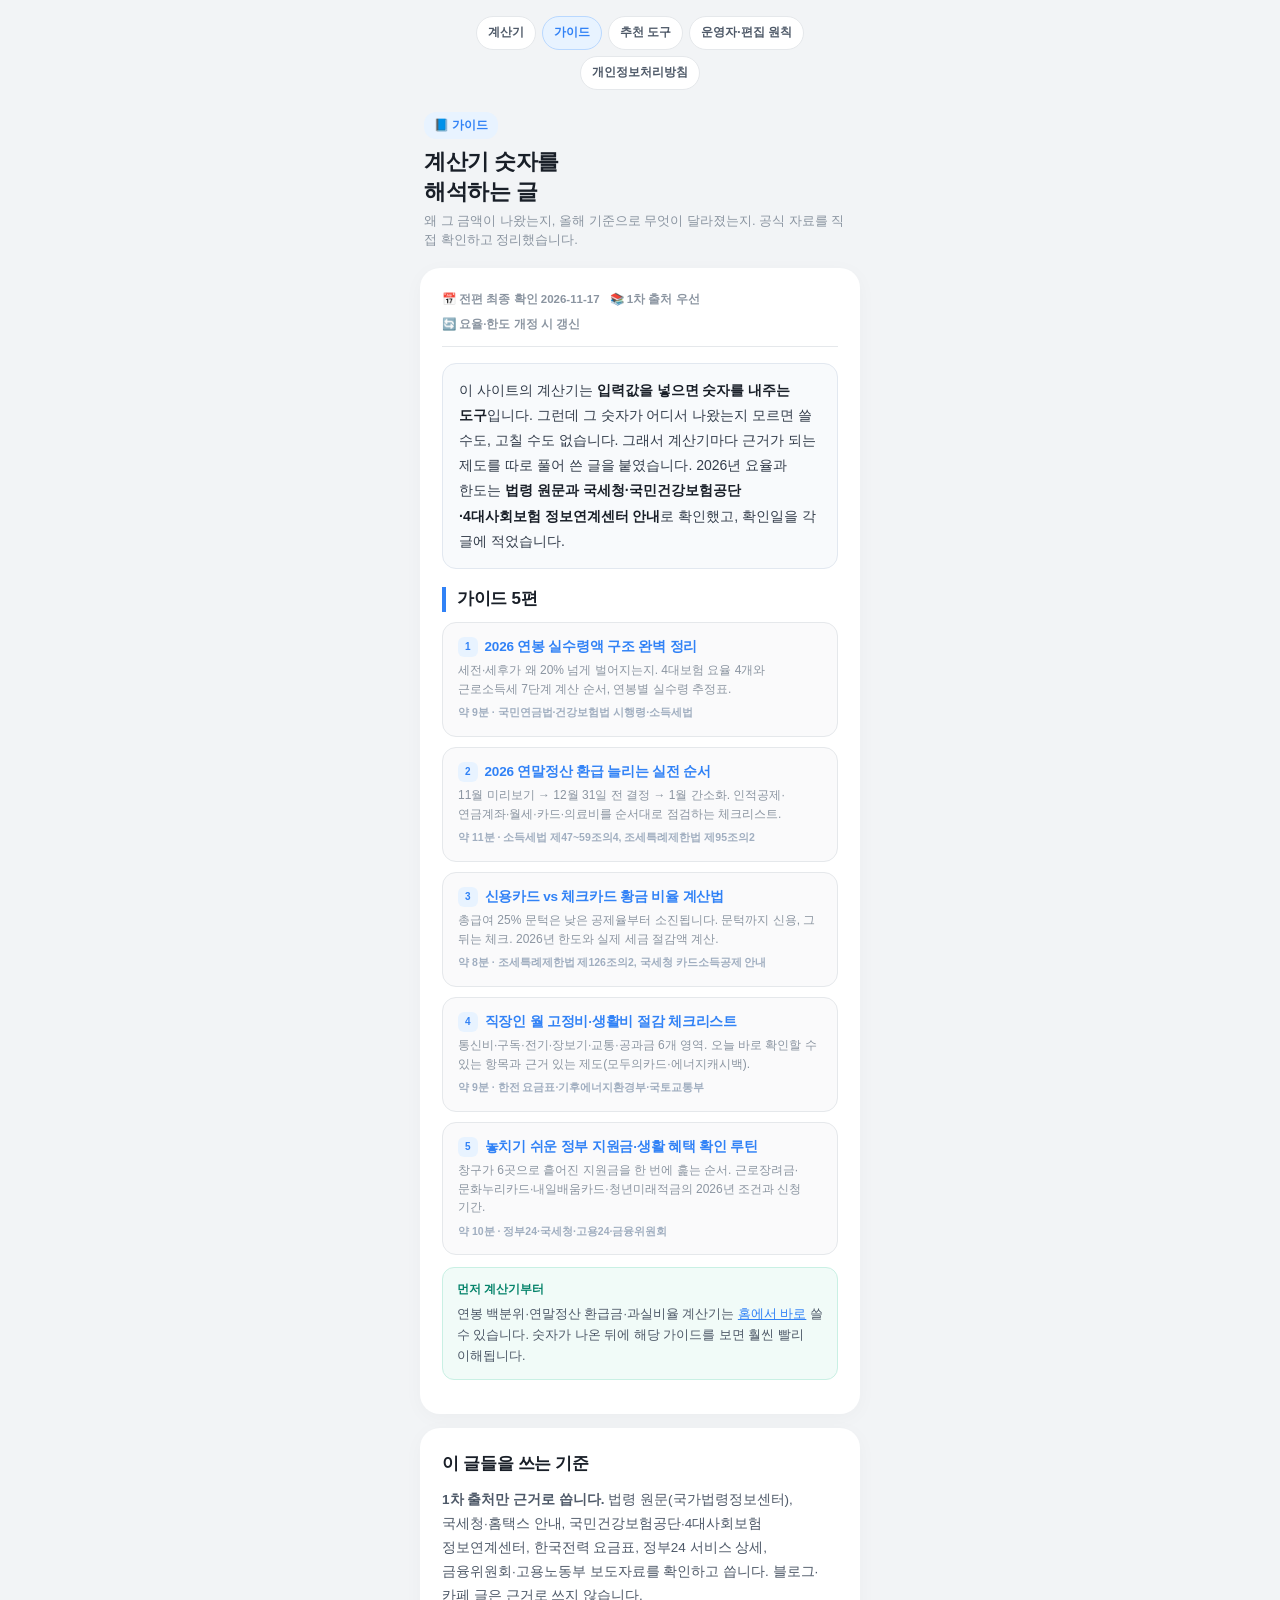
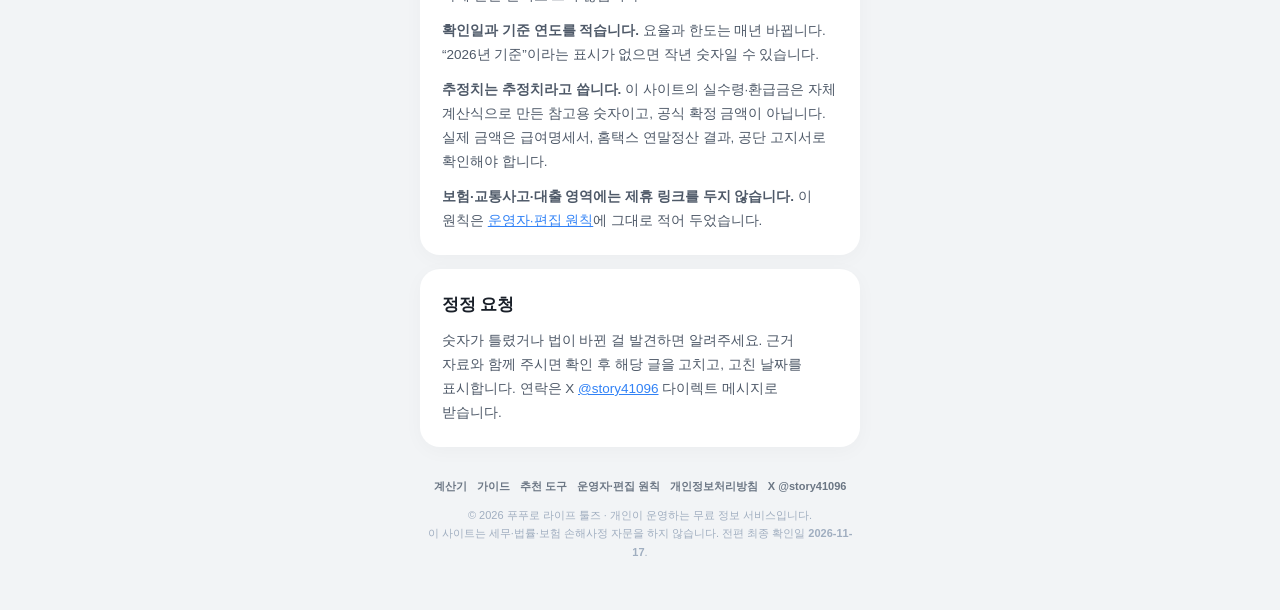
<file: guides/index.html>
<!DOCTYPE html>
<html lang="ko">
<head>
  <meta charset="UTF-8">
  <meta name="viewport" content="width=device-width, initial-scale=1.0">
  <title>가이드 — 2026 연봉·연말정산·생활비 정리 | 푸푸로 라이프 툴즈</title>
  <meta name="description" content="2026년 연봉 실수령액 구조, 연말정산 환급 순서, 신용카드·체크카드 공제 비율, 고정비 절감, 정부 지원금 확인 루틴을 공식 자료 기준으로 정리한 5편의 가이드입니다.">
  <meta name="robots" content="index,follow">
  <link rel="canonical" href="https://cyrillush.github.io/miniapp/guides/">
  <meta property="og:type" content="website">
  <meta property="og:title" content="가이드 5편 — 2026 연봉·연말정산·생활비 | 푸푸로 라이프 툴즈">
  <meta property="og:description" content="계산기 숫자를 해석하는 글. 2026년 요율·한도·신청 기간을 공식 출처와 함께 정리했습니다.">
  <meta property="og:url" content="https://cyrillush.github.io/miniapp/guides/">
  <meta property="og:site_name" content="푸푸로 라이프 툴즈">
  <meta property="og:locale" content="ko_KR">
  <meta name="twitter:card" content="summary">
  <meta name="twitter:title" content="가이드 5편 — 2026 연봉·연말정산·생활비">
  <meta name="twitter:description" content="계산기 숫자를 해석하는 실전 가이드 5편. 2026년 기준, 공식 출처 표기.">
  <link rel="stylesheet" href="guide.css">
  <script type="application/ld+json">
  {
    "@context": "https://schema.org",
    "@type": "CollectionPage",
    "name": "가이드 — 2026 연봉·연말정산·생활비 정리",
    "url": "https://cyrillush.github.io/miniapp/guides/",
    "inLanguage": "ko",
    "description": "2026년 연봉 실수령액 구조, 연말정산 환급 순서, 카드 공제 비율, 고정비 절감, 정부 지원금 확인 루틴을 정리한 가이드 모음.",
    "isPartOf": { "@type": "WebSite", "name": "푸푸로 라이프 툴즈", "url": "https://cyrillush.github.io/miniapp/" },
    "author": { "@type": "Person", "name": "푸푸로", "url": "https://x.com/story41096" },
    "dateModified": "2026-11-17"
  }
  </script>
</head>
<body>

<div class="app-container">
  <nav class="site-nav">
    <a href="../index.html">계산기</a>
    <a href="index.html" class="active">가이드</a>
    <a href="../tools.html">추천 도구</a>
    <a href="../about.html">운영자·편집 원칙</a>
    <a href="../privacy.html">개인정보처리방침</a>
  </nav>

  <div class="top-header">
    <div class="brand-badge">📘 가이드</div>
    <h1>계산기 숫자를<br>해석하는 글</h1>
    <p class="sub">왜 그 금액이 나왔는지, 올해 기준으로 무엇이 달라졌는지. 공식 자료를 직접 확인하고 정리했습니다.</p>
  </div>

  <div class="card">
    <div class="article-meta">
      <span>📅 전편 최종 확인 2026-11-17</span>
      <span>📚 1차 출처 우선</span>
      <span>🔄 요율·한도 개정 시 갱신</span>
    </div>

    <div class="lead">
      이 사이트의 계산기는 <b>입력값을 넣으면 숫자를 내주는 도구</b>입니다. 그런데 그 숫자가 어디서 나왔는지 모르면 쓸 수도, 고칠 수도 없습니다. 그래서 계산기마다 근거가 되는 제도를 따로 풀어 쓴 글을 붙였습니다. 2026년 요율과 한도는 <b>법령 원문과 국세청·국민건강보험공단·4대사회보험 정보연계센터 안내</b>로 확인했고, 확인일을 각 글에 적었습니다.
    </div>

    <h2 class="sec" id="list">가이드 5편</h2>

    <div class="guide-list">
      <a class="guide-item" href="salary-take-home-2026.html">
        <div class="g-top"><span class="g-num">1</span><span class="g-title">2026 연봉 실수령액 구조 완벽 정리</span></div>
        <div class="g-desc">세전·세후가 왜 20% 넘게 벌어지는지. 4대보험 요율 4개와 근로소득세 7단계 계산 순서, 연봉별 실수령 추정표.</div>
        <div class="g-meta">약 9분 · 국민연금법·건강보험법 시행령·소득세법</div>
      </a>

      <a class="guide-item" href="year-end-tax-refund-2026.html">
        <div class="g-top"><span class="g-num">2</span><span class="g-title">2026 연말정산 환급 늘리는 실전 순서</span></div>
        <div class="g-desc">11월 미리보기 → 12월 31일 전 결정 → 1월 간소화. 인적공제·연금계좌·월세·카드·의료비를 순서대로 점검하는 체크리스트.</div>
        <div class="g-meta">약 11분 · 소득세법 제47~59조의4, 조세특례제한법 제95조의2</div>
      </a>

      <a class="guide-item" href="card-deduction-ratio-2026.html">
        <div class="g-top"><span class="g-num">3</span><span class="g-title">신용카드 vs 체크카드 황금 비율 계산법</span></div>
        <div class="g-desc">총급여 25% 문턱은 낮은 공제율부터 소진됩니다. 문턱까지 신용, 그 뒤는 체크. 2026년 한도와 실제 세금 절감액 계산.</div>
        <div class="g-meta">약 8분 · 조세특례제한법 제126조의2, 국세청 카드소득공제 안내</div>
      </a>

      <a class="guide-item" href="monthly-cost-checklist.html">
        <div class="g-top"><span class="g-num">4</span><span class="g-title">직장인 월 고정비·생활비 절감 체크리스트</span></div>
        <div class="g-desc">통신비·구독·전기·장보기·교통·공과금 6개 영역. 오늘 바로 확인할 수 있는 항목과 근거 있는 제도(모두의카드·에너지캐시백).</div>
        <div class="g-meta">약 9분 · 한전 요금표·기후에너지환경부·국토교통부</div>
      </a>

      <a class="guide-item" href="government-benefits-2026.html">
        <div class="g-top"><span class="g-num">5</span><span class="g-title">놓치기 쉬운 정부 지원금·생활 혜택 확인 루틴</span></div>
        <div class="g-desc">창구가 6곳으로 흩어진 지원금을 한 번에 훑는 순서. 근로장려금·문화누리카드·내일배움카드·청년미래적금의 2026년 조건과 신청 기간.</div>
        <div class="g-meta">약 10분 · 정부24·국세청·고용24·금융위원회</div>
      </a>
    </div>

    <div class="note tip">
      <span class="label">먼저 계산기부터</span>
      연봉 백분위·연말정산 환급금·과실비율 계산기는 <a href="../index.html">홈에서 바로</a> 쓸 수 있습니다. 숫자가 나온 뒤에 해당 가이드를 보면 훨씬 빨리 이해됩니다.
    </div>
  </div>

  <div class="card">
    <div class="card-title">이 글들을 쓰는 기준</div>
    <p><b>1차 출처만 근거로 씁니다.</b> 법령 원문(국가법령정보센터), 국세청·홈택스 안내, 국민건강보험공단·4대사회보험 정보연계센터, 한국전력 요금표, 정부24 서비스 상세, 금융위원회·고용노동부 보도자료를 확인하고 씁니다. 블로그·카페 글은 근거로 쓰지 않습니다.</p>
    <p><b>확인일과 기준 연도를 적습니다.</b> 요율과 한도는 매년 바뀝니다. “2026년 기준”이라는 표시가 없으면 작년 숫자일 수 있습니다.</p>
    <p><b>추정치는 추정치라고 씁니다.</b> 이 사이트의 실수령·환급금은 자체 계산식으로 만든 참고용 숫자이고, 공식 확정 금액이 아닙니다. 실제 금액은 급여명세서, 홈택스 연말정산 결과, 공단 고지서로 확인해야 합니다.</p>
    <p><b>보험·교통사고·대출 영역에는 제휴 링크를 두지 않습니다.</b> 이 원칙은 <a href="../about.html">운영자·편집 원칙</a>에 그대로 적어 두었습니다.</p>
  </div>

  <div class="card">
    <div class="card-title">정정 요청</div>
    <p>숫자가 틀렸거나 법이 바뀐 걸 발견하면 알려주세요. 근거 자료와 함께 주시면 확인 후 해당 글을 고치고, 고친 날짜를 표시합니다. 연락은 X <a href="https://x.com/story41096" target="_blank" rel="noopener">@story41096</a> 다이렉트 메시지로 받습니다.</p>
  </div>

  <div class="footer">
    <div class="footer-links">
      <a href="../index.html">계산기</a>
      <a href="index.html">가이드</a>
      <a href="../tools.html">추천 도구</a>
      <a href="../about.html">운영자·편집 원칙</a>
      <a href="../privacy.html">개인정보처리방침</a>
      <a href="https://x.com/story41096" target="_blank" rel="noopener">X @story41096</a>
    </div>
    © 2026 푸푸로 라이프 툴즈 · 개인이 운영하는 무료 정보 서비스입니다.<br>
    이 사이트는 세무·법률·보험 손해사정 자문을 하지 않습니다. 전편 최종 확인일 <b>2026-11-17</b>.
  </div>
</div>

</body>
</html>
</file>
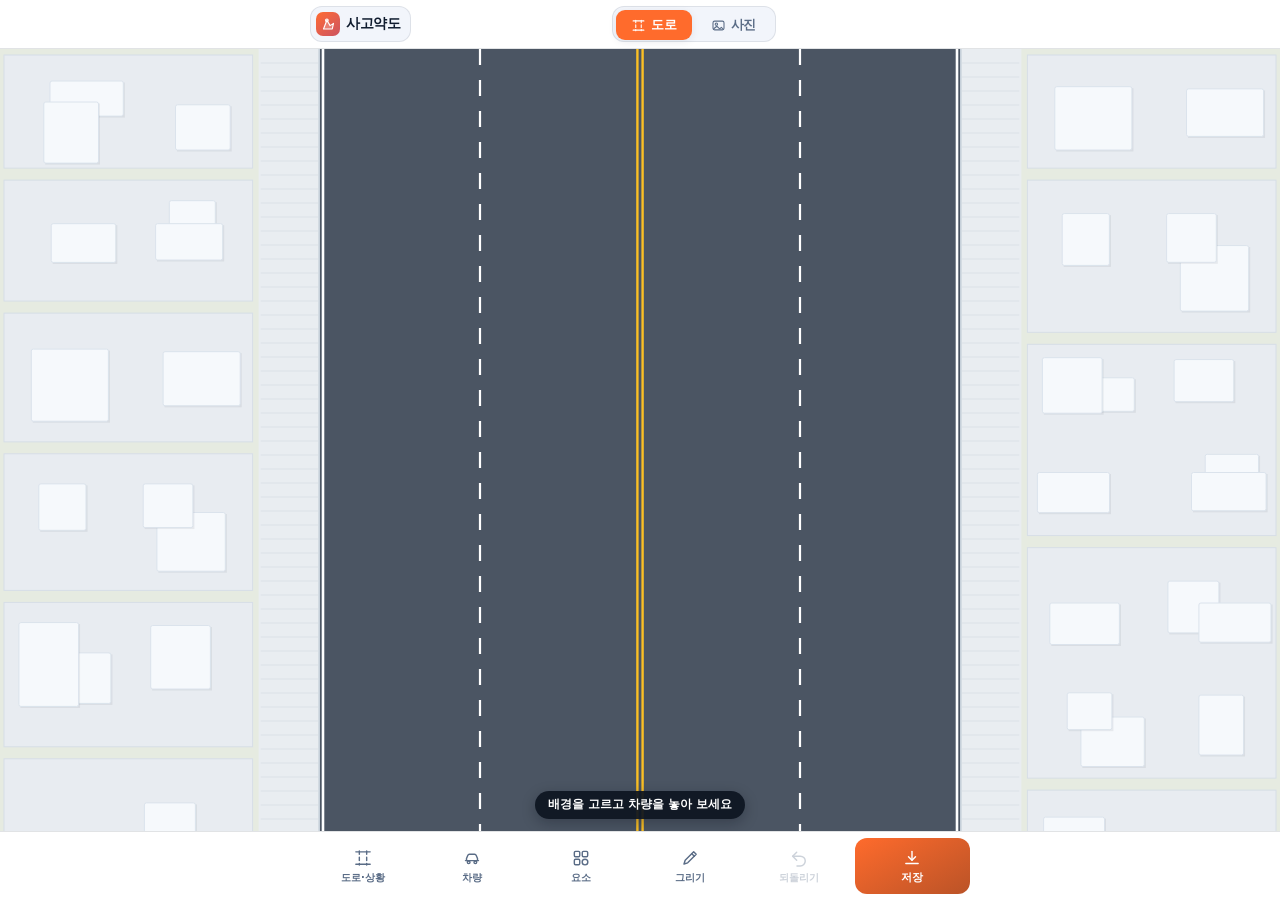
<file: sketch/index.html>
<!doctype html>
<html lang="ko">
<head>
<meta charset="utf-8" />
<meta name="viewport" content="width=device-width, initial-scale=1, viewport-fit=cover, maximum-scale=1, user-scalable=no" />
<title>사고약도</title>
<meta name="description" content="손가락으로 그리는 사고약도 — 갤러리 사진 또는 도로 도면 위에 차량·충돌·진행방향을 배치해 PNG·A4로 저장" />
<meta name="theme-color" content="#F4F7FB" id="metaTheme" />
<meta name="mobile-web-app-capable" content="yes" />
<meta name="apple-mobile-web-app-capable" content="yes" />
<meta name="apple-mobile-web-app-status-bar-style" content="default" />
<meta name="apple-mobile-web-app-title" content="사고약도" />
<link rel="manifest" href="manifest.json" />
<link rel="apple-touch-icon" href="icons/icon-192.png" />
<link rel="icon" href="icons/icon-192.png" />
<link rel="stylesheet" href="app.css" />
</head>
<body data-theme="A" data-mode="road" data-btnsz="md">

<div id="appShell">
  <!-- 상단 — 딱 1줄: 로고 · [도로|사진] · (사진 조정) -->
  <header id="topBarWrap">
    <div id="topbar">
      <button id="brandTap" class="brand" type="button" aria-label="사고약도">
        <span class="bmark" aria-hidden="true">
          <svg viewBox="0 0 24 24"><path d="M4 19.2 9.4 5.2l5.2 8.6 5.4-3.6-2 9z"/><circle cx="9.4" cy="5.2" r="2.1"/></svg>
        </span>
        <span class="bname">사고약도</span>
      </button>

      <div id="modeSeg" role="tablist" aria-label="약도 배경">
        <button type="button" role="tab" data-mode="road" class="on" aria-selected="true">
          <svg viewBox="0 0 24 24"><path d="M7.6 3.6v16.8M16.4 3.6v16.8" stroke-dasharray="4 3.4"/><path d="M3.4 4.6h17.2M3.4 19.4h17.2"/></svg>
          <span>도로</span>
        </button>
        <button type="button" role="tab" data-mode="photo" aria-selected="false">
          <svg viewBox="0 0 24 24"><rect x="3.2" y="5" width="17.6" height="14" rx="2.6"/><circle cx="8.6" cy="9.8" r="1.9"/><path d="m4.4 17.2 4.9-4 4.6 4.1 2.7-2.4 3 3.1"/></svg>
          <span>사진</span>
        </button>
      </div>

      <!-- 사진 모드에 사진이 올라와 있을 때만 — 켜면 캔버스 위 1줄 조정 바가 뜬다 -->
      <button id="btnPhotoAdj" class="gl adj" type="button" aria-pressed="false" hidden>
        <svg viewBox="0 0 24 24"><rect x="4.6" y="10.6" width="14.8" height="9.4" rx="2.6"/><path d="M8.2 10.6V8.1a3.8 3.8 0 0 1 7-2.1"/></svg>
        <em id="photoAdjTxt">사진 조정</em>
      </button>
    </div>
  </header>

  <!-- 중앙 순수 약도 캔버스 -->
  <main id="stage">
    <div id="roadLayer" hidden></div>
    <svg id="board" xmlns="http://www.w3.org/2000/svg" aria-hidden="true">
      <!-- 사진 레이어 — 확대·회전·이동 변환은 이 그룹에만 걸린다(요소는 영향 없음) -->
      <g id="photoWrap" visibility="hidden">
        <image id="photoImg" href="" preserveAspectRatio="xMidYMid slice" x="0" y="0" width="390" height="640" visibility="hidden"></image>
      </g>
      <!-- 요소 레이어 — 화면 좌표 그대로(사진 배율·각도와 무관) -->
      <g id="artLayer"></g>
    </svg>

    <!-- 사진 조정 — 평소 숨김. 켰을 때만 캔버스 위 슬림 1줄 -->
    <div id="photoBar" hidden>
      <button id="btnZoomOut" class="zbtn" type="button" aria-label="사진 축소 (100%보다 작게는 줄일 수 없어요)">
        <svg viewBox="0 0 24 24"><path d="M6 12h12"/></svg>
      </button>
      <input id="photoZoom" type="range" min="100" max="500" step="5" value="100" aria-label="사진 크기 (100%는 여백 없이 꽉 찬 크기)" />
      <button id="btnZoomIn" class="zbtn" type="button" aria-label="사진 확대">
        <svg viewBox="0 0 24 24"><path d="M6 12h12M12 6v12"/></svg>
      </button>
      <span id="photoZoomVal" aria-live="off">100%</span>
      <button id="btnPhotoFit" class="pchip" type="button" aria-label="사진을 불러온 그대로(100%) 되돌리기">원본</button>
      <button id="capSwap" class="pchip" type="button">교체</button>
      <button id="capPaste" class="pchip" type="button" aria-label="클립보드에 복사한 사진 붙여넣기">붙이기</button>
      <button id="capEdit" class="zbtn" type="button" aria-label="사진을 다시 맞추기 — 위치·크기·각도 편집 창 열기">
        <svg viewBox="0 0 24 24"><path d="M4.6 8.4h14.8M4.6 15.6h14.8"/><circle cx="9.4" cy="8.4" r="2.2"/><circle cx="15" cy="15.6" r="2.2"/></svg>
      </button>
      <button id="capDone" class="pchip on" type="button">완료</button>
    </div>

    <div id="emptyPhoto" hidden>
      <div class="pickwrap">
        <button id="btnPickPhoto" class="pickcta" type="button">
          <svg viewBox="0 0 24 24"><rect x="3.2" y="5" width="17.6" height="14" rx="2.6"/><circle cx="8.6" cy="9.8" r="1.9"/><path d="m4.4 17.2 4.9-4 4.6 4.1 2.7-2.4 3 3.1"/></svg>
          <b>갤러리에서 사진 불러오기</b>
          <span>사진을 깔고 그 위에 차량·충격·진행방향을 그립니다</span>
        </button>
        <button id="btnPastePhoto" class="pickpaste" type="button">
          <svg viewBox="0 0 24 24"><path d="M9 4.8h6v2.4H9z"/><rect x="5.6" y="4.4" width="12.8" height="15.2" rx="2.4"/><path d="M9.2 11.6h5.6M9.2 15h3.6"/></svg>
          <b>클립보드에서 붙여넣기</b>
        </button>
      </div>
    </div>

    <svg id="holdRing" viewBox="0 0 56 56" hidden aria-hidden="true"><circle class="bg" cx="28" cy="28" r="22"/><circle class="fg" cx="28" cy="28" r="22"/></svg>
    <div id="sel">
      <div class="selbox"></div>
      <button class="hnd rot" type="button" aria-label="회전"><svg viewBox="0 0 24 24"><path d="M20 12a8 8 0 1 1-2.6-5.9"/><path d="M20.4 4.4v4.2h-4.2"/></svg></button>
      <button class="hnd size" type="button" aria-label="크기"><svg viewBox="0 0 24 24"><path d="M4.6 19.4 19.4 4.6"/><path d="M13 4.6h6.4v6.4"/><path d="M4.6 13v6.4H11"/></svg></button>
      <button class="hnd delx" id="btnSelDel" type="button" aria-label="선택한 요소 삭제"><svg viewBox="0 0 24 24"><path d="M6.6 6.6 17.4 17.4M17.4 6.6 6.6 17.4"/></svg></button>
      <div class="angle" hidden>0°</div>
    </div>
    <div id="chipRot" hidden>0°</div>

    <!-- 그리기 — 하단 독 위 1줄 플로팅 바 (자유선·화살표·메모 + 색 + 완료) -->
    <div id="drawBar" hidden>
      <div class="dseg" id="drawTools" role="group" aria-label="그리기 도구">
        <button type="button" data-tool="pen" class="on">자유선</button>
        <button type="button" data-tool="vec">화살표</button>
        <button type="button" data-tool="memo">메모</button>
      </div>
      <div class="ddots" id="drawColors" role="group" aria-label="펜 색"></div>
      <button id="drawDone" class="ddone" type="button">완료</button>
    </div>

    <div id="toast" hidden></div>
  </main>

  <!-- 하단 — 선택 패널 + 5~6개 핵심 버튼 독 -->
  <footer id="bottomWrap">
    <div id="selBar" hidden>
      <div class="sbr sbrRoles" id="sbRolesRow">
        <div class="roles" id="roleSeg"></div>
      </div>
      <div class="sbr sbrMain">
        <div class="sbseg" id="sbMode" role="group" aria-label="조절 대상">
          <button type="button" data-smode="size" class="on" aria-pressed="true">크기</button>
          <button type="button" data-smode="label" id="sbModeLab" aria-pressed="false">글씨</button>
        </div>
        <button class="sb arrowbtn" id="btnPenArrow" data-act="arrow" type="button" hidden>↗ 화살표</button>
        <button class="sb" data-act="zin" type="button" aria-label="작게">−</button>
        <input id="sbRange" class="sbrange" type="range" min="0" max="1000" step="1" value="0" aria-label="요소 조절 슬라이더" />
        <button class="sb" data-act="zout" type="button" aria-label="크게">+</button>
        <span class="sbval" id="sbVal" aria-live="off">1.00×</span>
        <button class="sb" data-act="dup" type="button" aria-label="복제">
          <svg viewBox="0 0 24 24"><rect x="8.4" y="8.4" width="11.2" height="11.2" rx="2.4"/><path d="M15.6 5.4H6.6a1.2 1.2 0 0 0-1.2 1.2v9"/></svg>
        </button>
        <button class="sb danger" data-act="del" type="button" aria-label="삭제">
          <svg viewBox="0 0 24 24"><path d="M4.8 6.8h14.4M9.4 6.8V4.4h5.2v2.4M6.6 6.8l.9 12.4h9l.9-12.4"/><path d="M10.2 10.4v5.4M13.8 10.4v5.4"/></svg>
        </button>
      </div>
    </div>

    <div id="dock">
      <button class="dk" type="button" data-cat="road">
        <svg viewBox="0 0 24 24"><path d="M7.6 3.6v16.8M16.4 3.6v16.8" stroke-dasharray="4 3.4"/><path d="M3.4 4.6h17.2M3.4 19.4h17.2"/></svg>
        <span>도로·상황</span>
      </button>
      <button class="dk" type="button" data-cat="car">
        <svg viewBox="0 0 24 24"><path d="M5.4 15.1v-2.4l1.5-3.8a2.2 2.2 0 0 1 2-1.4h6.2a2.2 2.2 0 0 1 2 1.4l1.5 3.8v2.4"/><path d="M4.2 15.1h15.6"/><circle cx="8" cy="17.1" r="1.6"/><circle cx="16" cy="17.1" r="1.6"/></svg>
        <span>차량</span>
      </button>
      <button class="dk" type="button" data-cat="person">
        <svg viewBox="0 0 24 24"><rect x="4" y="4" width="6.5" height="6.5" rx="1.4"/><rect x="13.5" y="4" width="6.5" height="6.5" rx="1.4"/><rect x="4" y="13.5" width="6.5" height="6.5" rx="1.4"/><circle cx="16.8" cy="16.8" r="3.4"/></svg>
        <span>요소</span>
      </button>
      <button class="dk" type="button" id="btnDraw">
        <svg viewBox="0 0 24 24"><path d="M16.4 4.6 19.4 7.6 9.2 17.8 4.8 19.2l1.4-4.4z"/><path d="M14.2 6.8 17.2 9.8"/></svg>
        <span>그리기</span>
      </button>
      <button class="dk act" type="button" id="btnUndo" aria-label="실행취소">
        <svg viewBox="0 0 24 24"><path d="M9.2 14.6 4.4 9.8l4.8-4.8"/><path d="M4.4 9.8h9.2a5.9 5.9 0 0 1 0 11.8H9.6"/></svg>
        <span>되돌리기</span>
      </button>
      <button class="dk save" type="button" id="btnSave">
        <svg viewBox="0 0 24 24"><path d="M12 4.2v10.4"/><path d="m7.8 10.4 4.2 4.2 4.2-4.2"/><path d="M4.6 18.6h14.8"/></svg>
        <span>저장</span>
      </button>
    </div>
  </footer>
</div>

<!-- 피커 시트 — 차량 · 사람 · 파손·충격 · 신호·도로 를 탭 한 곳에서 -->
<section id="sheet" aria-hidden="true">
  <div class="sheetwrap">
    <div class="grip"></div>
    <header>
      <div>
        <h2 id="sheetTitle">차량</h2>
        <p id="sheetSub">항목을 눌러 약도에 놓으세요</p>
      </div>
      <button id="sheetClose" class="xbtn" type="button" aria-label="닫기">✕</button>
    </header>
    <div id="sheetTabs" class="stabs" role="tablist" aria-label="요소 분류"></div>
    <div id="sheetRole" class="roles big" hidden></div>
    <div id="sheetBody"></div>
  </div>
</section>

<!-- 모달(저장·테마·PNG) -->
<div id="modal" hidden>
  <div class="mscrim" data-close="1"></div>
  <div class="mwrap" id="modalBody"></div>
</div>

<!-- 사진 크기·영역 맞춰 붙여넣기 (갤러리 · 클립보드 · 공유 3경로 공통) -->
<div id="impPhoto" hidden>
  <div class="impscrim" id="impScrim"></div>
  <div class="impwrap" role="dialog" aria-modal="true" aria-label="사진 크기·영역 맞춰 붙여넣기">
    <header class="imphead">
      <div>
        <h3>사진 크기·영역 맞춰 붙여넣기</h3>
        <p>끌어서 위치 · 두 손가락(휠)로 크기 · 각도 · <b>100%</b>는 여백 없이 꽉 찬 크기</p>
      </div>
      <button id="impClose" class="xbtn" type="button" aria-label="닫기">✕</button>
    </header>
    <div class="impframe" id="impFrame">
      <div class="impbox" id="impBox">
        <canvas id="impCanvas" aria-label="사진 미리보기"></canvas>
        <span class="imppct" id="impPct">100%</span>
        <span class="improt" id="impRotVal">0°</span>
      </div>
    </div>
    <div class="impctl">
      <div class="impquick">
        <button type="button" data-q="cover">꽉 채우기</button>
        <button type="button" data-q="rot">90° 회전</button>
      </div>
      <div class="impzoom improw">
        <b class="implab">크기</b>
        <button id="impMinus" class="zbtn" type="button" aria-label="작게">−</button>
        <input id="impZoom" type="range" min="100" max="400" step="1" value="100" aria-label="사진 크기 (100%는 여백 없이 꽉 찬 크기)" />
        <button id="impPlus" class="zbtn" type="button" aria-label="크게">＋</button>
        <span id="impZoomVal" class="impval" aria-live="off">100%</span>
      </div>
      <div class="impangle improw">
        <b class="implab">각도</b>
        <button id="impRotMinus" class="zbtn" type="button" aria-label="각도 줄이기">−</button>
        <input id="impRot" type="range" min="0" max="359" step="1" value="0" aria-label="사진 각도" />
        <button id="impRotPlus" class="zbtn" type="button" aria-label="각도 늘리기">＋</button>
        <span id="impAngVal" class="impval" aria-live="off">0°</span>
      </div>
      <p class="impnote" id="impFitNote">100%는 여백 없이 꽉 찬 크기 — 더 키우면 가장자리가 잘려요</p>
      <div class="impacts">
        <button id="impCancel" class="btn ghost" type="button">취소</button>
        <button id="impApply" class="btn primary" type="button">이대로 붙여넣기</button>
      </div>
    </div>
  </div>
</div>

<!-- 메모 입력 -->
<div id="memoWrap" hidden>
  <div class="memopanel">
    <input id="memoInput" type="text" maxlength="30" placeholder="메모 (예: 1차로 추돌)" />
    <button id="memoOk" type="button">확인</button>
  </div>
</div>

<div id="printArea" aria-hidden="true"></div>
<input id="fileInput" type="file" accept="image/*" hidden />

<script src="js/art3.js"></script>
<script src="js/elements.js"></script>
<script src="js/roads.js"></script>
<script src="js/sprites.js"></script>
<script src="js/core.js"></script>
<script src="js/viewx.js"></script>
<script src="js/objs.js"></script>
<script src="js/ui.js"></script>
<script src="js/importx.js"></script>
<script src="js/exportx.js"></script>
<script src="js/share.js"></script>
<script src="js/boot.js"></script>
</body>
</html>
</file>
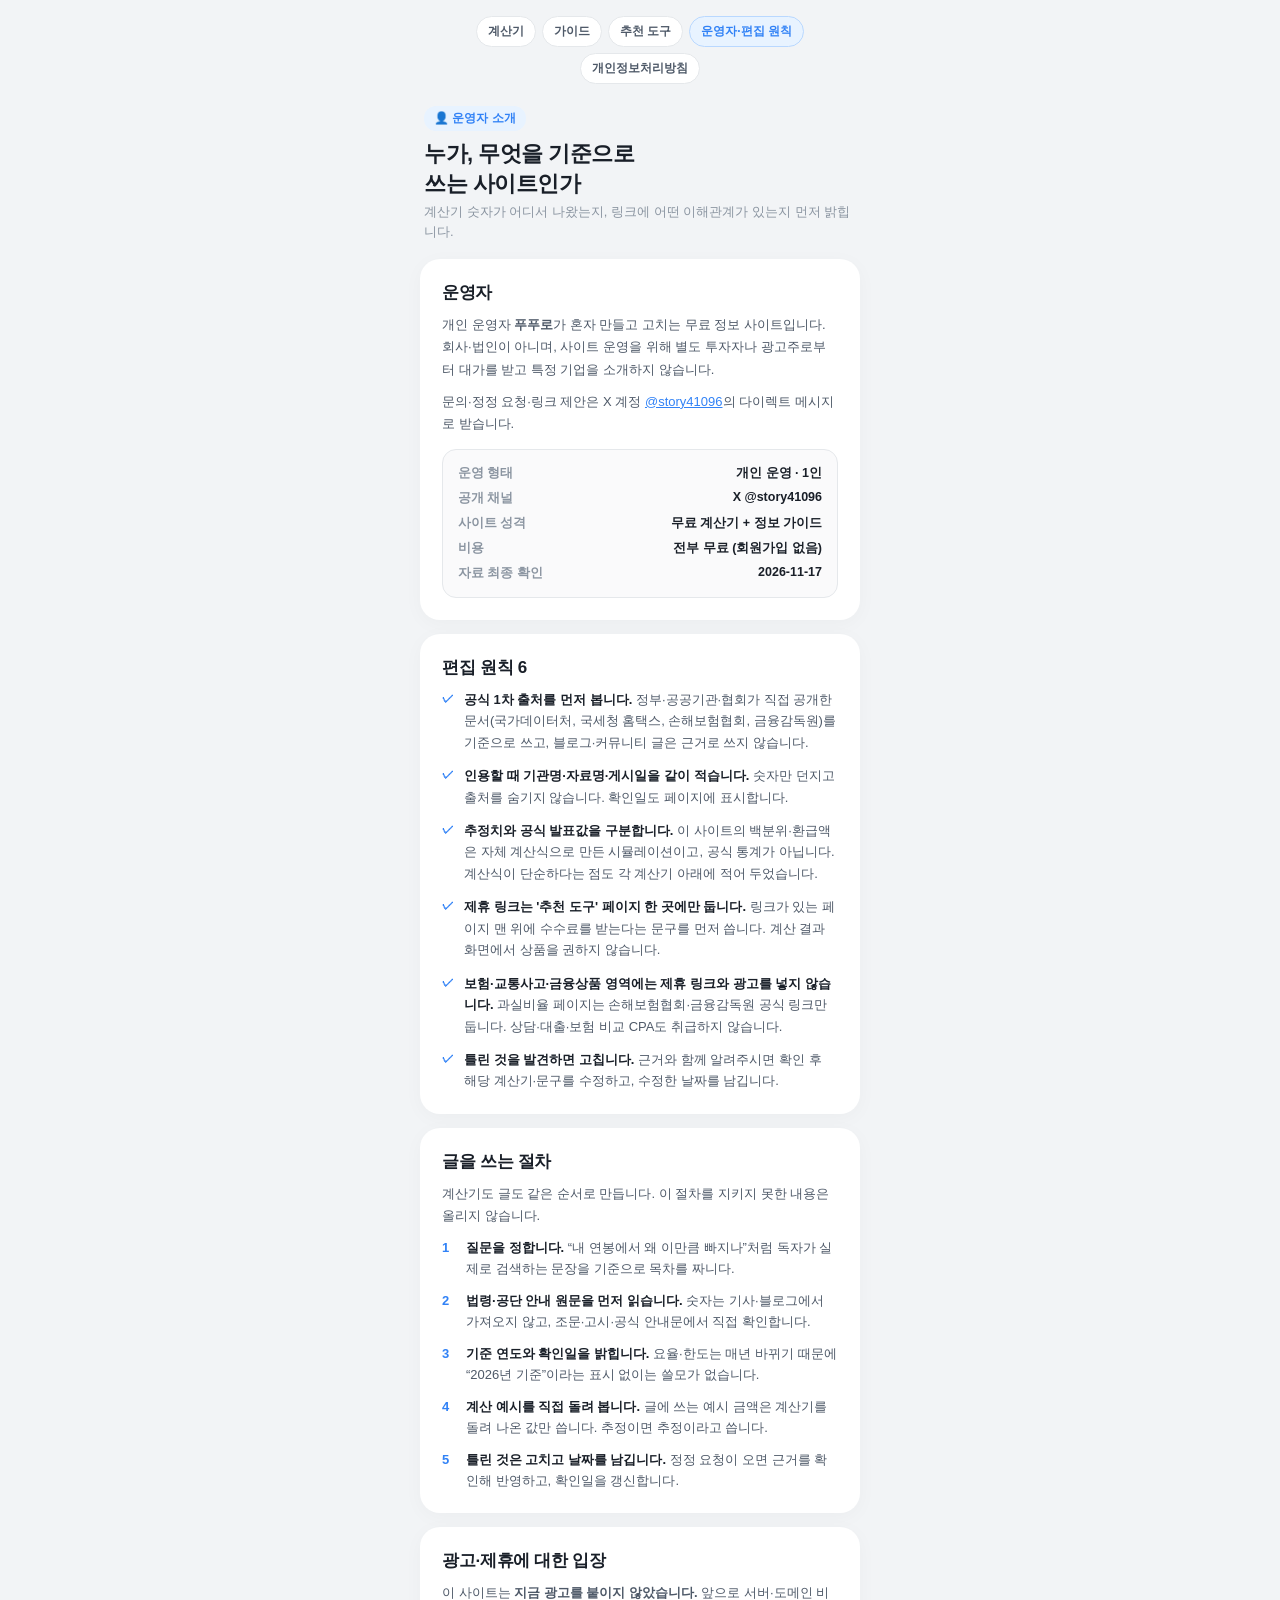
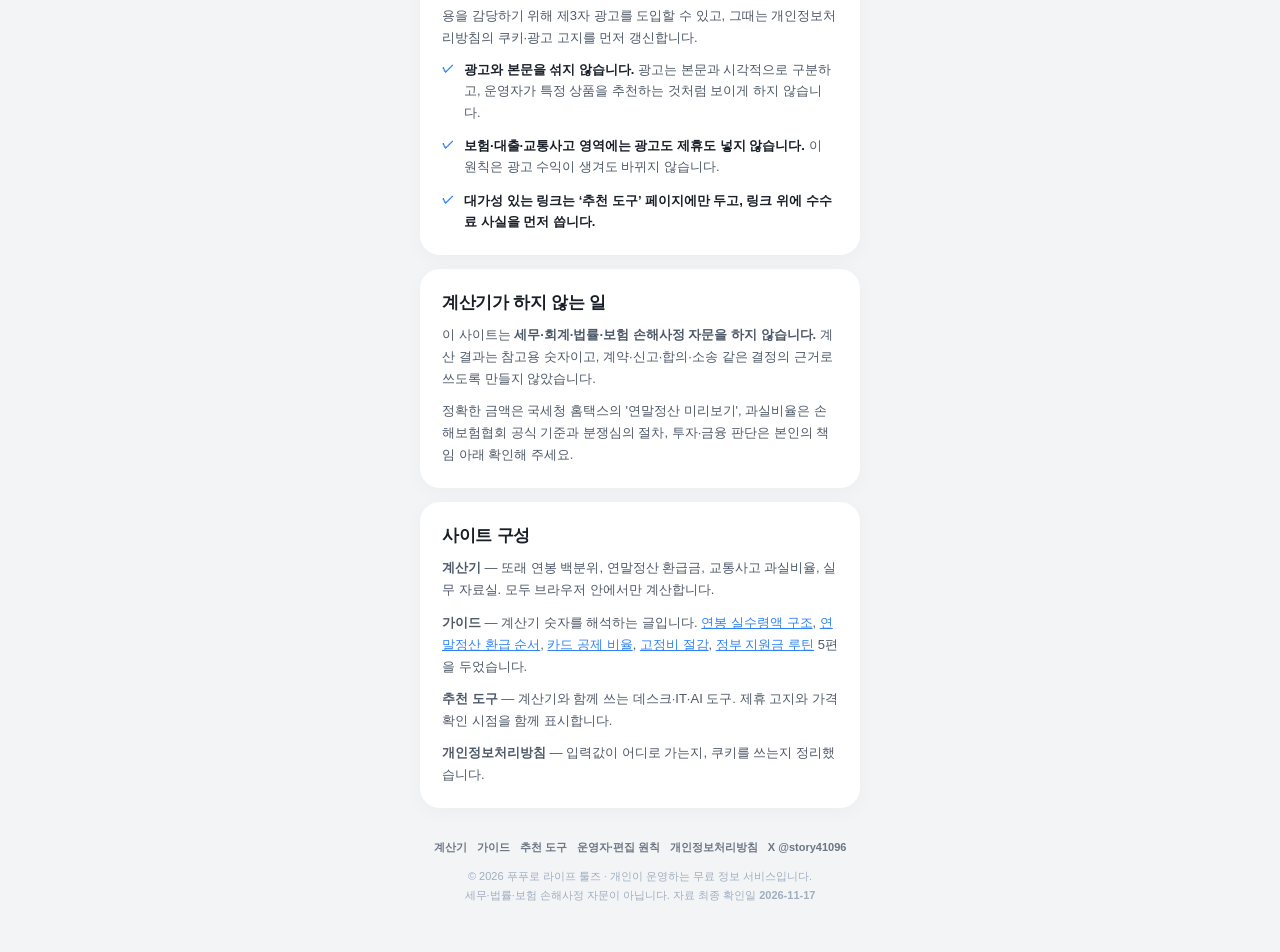
<file: about.html>
<!DOCTYPE html>
<html lang="ko">
<head>
  <meta charset="UTF-8">
  <meta name="viewport" content="width=device-width, initial-scale=1.0">
  <title>운영자·편집 원칙 — 푸푸로 라이프 툴즈</title>
  <meta name="description" content="푸푸로 라이프 툴즈를 누가, 어떤 기준으로 쓰는지 공개합니다. 공식 1차 출처 우선, 추정치 표기, 제휴 링크 분리 원칙.">
  <meta name="robots" content="index,follow">
  <link rel="canonical" href="https://cyrillush.github.io/miniapp/about.html">
  <meta property="og:type" content="article">
  <meta property="og:title" content="운영자·편집 원칙 — 푸푸로 라이프 툴즈">
  <meta property="og:description" content="누가, 어떤 기준으로 이 사이트의 계산기와 글을 쓰는지 공개합니다.">
  <meta property="og:url" content="https://cyrillush.github.io/miniapp/about.html">
  <meta property="og:site_name" content="푸푸로 라이프 툴즈">
  <meta property="og:locale" content="ko_KR">
  <meta name="twitter:card" content="summary">

  <style>
    :root {
      --primary: #3182F6;
      --primary-light: #E8F3FF;
      --bg: #F2F4F6;
      --card-bg: #FFFFFF;
      --text: #191F28;
      --subtext: #8B95A1;
      --border: #E5E8EB;
    }
    * { box-sizing: border-box; margin: 0; padding: 0; -webkit-tap-highlight-color: transparent; }
    body {
      font-family: -apple-system, BlinkMacSystemFont, "Pretendard", "Apple SD Gothic Neo", "Malgun Gothic", sans-serif;
      background-color: var(--bg);
      color: var(--text);
      display: flex;
      justify-content: center;
      min-height: 100vh;
      padding: 16px 12px 40px;
    }
    .app-container { width: 100%; max-width: 440px; display: flex; flex-direction: column; gap: 14px; }

    .site-nav { display: flex; flex-wrap: wrap; gap: 6px; justify-content: center; padding: 0 2px; }
    .site-nav a {
      font-size: 12px; font-weight: 700; color: #4E5968; text-decoration: none;
      background: var(--card-bg); border: 1px solid var(--border); border-radius: 999px;
      padding: 6px 11px; white-space: nowrap;
    }
    .site-nav a.active { color: var(--primary); border-color: #B9D8FF; background: var(--primary-light); }

    .top-header { padding: 8px 4px 4px; display: flex; flex-direction: column; gap: 4px; }
    .brand-badge {
      display: inline-flex; align-items: center; gap: 6px;
      font-size: 12px; font-weight: 700; color: var(--primary);
      background: var(--primary-light); padding: 4px 10px; border-radius: 12px; width: fit-content;
    }
    .top-header h1 { font-size: 22px; font-weight: 800; letter-spacing: -0.5px; line-height: 1.35; margin-top: 4px; }
    .top-header p { font-size: 13px; color: var(--subtext); line-height: 1.5; }

    .card { background: var(--card-bg); border-radius: 20px; padding: 22px; box-shadow: 0 4px 20px rgba(0,0,0,0.03); }
    .card-title { font-size: 17px; font-weight: 800; letter-spacing: -0.3px; margin-bottom: 10px; }
    .card p { font-size: 13px; line-height: 1.7; color: #4E5968; margin-bottom: 10px; }
    .card p:last-child { margin-bottom: 0; }
    .card a { color: var(--primary); text-decoration: underline; }

    .rule-list { list-style: none; display: flex; flex-direction: column; gap: 12px; }
    .rule-list li { font-size: 13px; line-height: 1.65; color: #4E5968; padding-left: 22px; position: relative; }
    .rule-list li::before {
      content: "✓"; position: absolute; left: 0; top: 0;
      color: var(--primary); font-weight: 800; font-size: 12px;
    }
    .rule-list strong { color: var(--text); }

    .profile-box {
      display: flex; flex-direction: column; gap: 8px;
      background: #FAFAFB; border: 1px solid var(--border); border-radius: 14px; padding: 15px;
      margin-top: 14px;
    }
    .profile-row { display: flex; justify-content: space-between; gap: 10px; font-size: 12.5px; }
    .profile-row .lbl { color: var(--subtext); font-weight: 600; }
    .profile-row .val { font-weight: 700; text-align: right; }

    .source-box {
      background: #F8FAFC; border: 1px dashed #D7DEE8; border-radius: 14px;
      padding: 13px 15px; margin-top: 14px; font-size: 12px; line-height: 1.62; color: #4E5968;
    }
    .source-box .source-head { display: block; font-size: 12px; font-weight: 800; color: var(--text); margin-bottom: 6px; }
    .source-box ul { list-style: none; display: flex; flex-direction: column; gap: 5px; }
    .source-box li { padding-left: 9px; position: relative; word-break: keep-all; }
    .source-box li::before { content: "·"; position: absolute; left: 0; color: #A0AEC0; }
    .source-box a { color: var(--primary); text-decoration: underline; }

    .footer { text-align: center; padding: 16px 4px 8px; font-size: 11px; color: #A0AEC0; line-height: 1.7; }
    .footer a { color: #6B7684; text-decoration: none; }
    .footer-links { display: flex; flex-wrap: wrap; gap: 4px 10px; justify-content: center; margin-bottom: 10px; }
    .footer-links a { font-weight: 700; font-size: 11px; }
  </style>
</head>
<body>

<div class="app-container">
  <nav class="site-nav">
    <a href="index.html">계산기</a>
    <a href="guides/index.html">가이드</a>
    <a href="tools.html">추천 도구</a>
    <a href="about.html" class="active">운영자·편집 원칙</a>
    <a href="privacy.html">개인정보처리방침</a>
  </nav>

  <div class="top-header">
    <div class="brand-badge">👤 운영자 소개</div>
    <h1>누가, 무엇을 기준으로<br>쓰는 사이트인가</h1>
    <p>계산기 숫자가 어디서 나왔는지, 링크에 어떤 이해관계가 있는지 먼저 밝힙니다.</p>
  </div>

  <div class="card">
    <div class="card-title">운영자</div>
    <p>개인 운영자 <b>푸푸로</b>가 혼자 만들고 고치는 무료 정보 사이트입니다. 회사·법인이 아니며, 사이트 운영을 위해 별도 투자자나 광고주로부터 대가를 받고 특정 기업을 소개하지 않습니다.</p>
    <p>문의·정정 요청·링크 제안은 X 계정 <a href="https://x.com/story41096" target="_blank" rel="noopener">@story41096</a>의 다이렉트 메시지로 받습니다.</p>

    <div class="profile-box">
      <div class="profile-row"><span class="lbl">운영 형태</span><span class="val">개인 운영 · 1인</span></div>
      <div class="profile-row"><span class="lbl">공개 채널</span><span class="val">X @story41096</span></div>
      <div class="profile-row"><span class="lbl">사이트 성격</span><span class="val">무료 계산기 + 정보 가이드</span></div>
      <div class="profile-row"><span class="lbl">비용</span><span class="val">전부 무료 (회원가입 없음)</span></div>
      <div class="profile-row"><span class="lbl">자료 최종 확인</span><span class="val">2026-11-17</span></div>
    </div>
  </div>

  <div class="card">
    <div class="card-title">편집 원칙 6</div>
    <ul class="rule-list">
      <li><strong>공식 1차 출처를 먼저 봅니다.</strong> 정부·공공기관·협회가 직접 공개한 문서(국가데이터처, 국세청 홈택스, 손해보험협회, 금융감독원)를 기준으로 쓰고, 블로그·커뮤니티 글은 근거로 쓰지 않습니다.</li>
      <li><strong>인용할 때 기관명·자료명·게시일을 같이 적습니다.</strong> 숫자만 던지고 출처를 숨기지 않습니다. 확인일도 페이지에 표시합니다.</li>
      <li><strong>추정치와 공식 발표값을 구분합니다.</strong> 이 사이트의 백분위·환급액은 자체 계산식으로 만든 시뮬레이션이고, 공식 통계가 아닙니다. 계산식이 단순하다는 점도 각 계산기 아래에 적어 두었습니다.</li>
      <li><strong>제휴 링크는 '추천 도구' 페이지 한 곳에만 둡니다.</strong> 링크가 있는 페이지 맨 위에 수수료를 받는다는 문구를 먼저 씁니다. 계산 결과 화면에서 상품을 권하지 않습니다.</li>
      <li><strong>보험·교통사고·금융상품 영역에는 제휴 링크와 광고를 넣지 않습니다.</strong> 과실비율 페이지는 손해보험협회·금융감독원 공식 링크만 둡니다. 상담·대출·보험 비교 CPA도 취급하지 않습니다.</li>
      <li><strong>틀린 것을 발견하면 고칩니다.</strong> 근거와 함께 알려주시면 확인 후 해당 계산기·문구를 수정하고, 수정한 날짜를 남깁니다.</li>
    </ul>
  </div>

  <div class="card">
    <div class="card-title">글을 쓰는 절차</div>
    <p>계산기도 글도 같은 순서로 만듭니다. 이 절차를 지키지 못한 내용은 올리지 않습니다.</p>
    <ol style="list-style: none; display: flex; flex-direction: column; gap: 10px; margin-top: 4px;">
      <li style="font-size: 13px; line-height: 1.65; color: #4E5968; padding-left: 24px; position: relative;"><span style="position: absolute; left: 0; top: 0; font-weight: 800; color: var(--primary);">1</span><b style="color: var(--text);">질문을 정합니다.</b> “내 연봉에서 왜 이만큼 빠지나”처럼 독자가 실제로 검색하는 문장을 기준으로 목차를 짜니다.</li>
      <li style="font-size: 13px; line-height: 1.65; color: #4E5968; padding-left: 24px; position: relative;"><span style="position: absolute; left: 0; top: 0; font-weight: 800; color: var(--primary);">2</span><b style="color: var(--text);">법령·공단 안내 원문을 먼저 읽습니다.</b> 숫자는 기사·블로그에서 가져오지 않고, 조문·고시·공식 안내문에서 직접 확인합니다.</li>
      <li style="font-size: 13px; line-height: 1.65; color: #4E5968; padding-left: 24px; position: relative;"><span style="position: absolute; left: 0; top: 0; font-weight: 800; color: var(--primary);">3</span><b style="color: var(--text);">기준 연도와 확인일을 밝힙니다.</b> 요율·한도는 매년 바뀌기 때문에 “2026년 기준”이라는 표시 없이는 쓸모가 없습니다.</li>
      <li style="font-size: 13px; line-height: 1.65; color: #4E5968; padding-left: 24px; position: relative;"><span style="position: absolute; left: 0; top: 0; font-weight: 800; color: var(--primary);">4</span><b style="color: var(--text);">계산 예시를 직접 돌려 봅니다.</b> 글에 쓰는 예시 금액은 계산기를 돌려 나온 값만 씁니다. 추정이면 추정이라고 씁니다.</li>
      <li style="font-size: 13px; line-height: 1.65; color: #4E5968; padding-left: 24px; position: relative;"><span style="position: absolute; left: 0; top: 0; font-weight: 800; color: var(--primary);">5</span><b style="color: var(--text);">틀린 것은 고치고 날짜를 남깁니다.</b> 정정 요청이 오면 근거를 확인해 반영하고, 확인일을 갱신합니다.</li>
    </ol>
  </div>

  <div class="card">
    <div class="card-title">광고·제휴에 대한 입장</div>
    <p>이 사이트는 <b>지금 광고를 붙이지 않았습니다.</b> 앞으로 서버·도메인 비용을 감당하기 위해 제3자 광고를 도입할 수 있고, 그때는 개인정보처리방침의 쿠키·광고 고지를 먼저 갱신합니다.</p>
    <ul class="rule-list">
      <li><strong>광고와 본문을 섞지 않습니다.</strong> 광고는 본문과 시각적으로 구분하고, 운영자가 특정 상품을 추천하는 것처럼 보이게 하지 않습니다.</li>
      <li><strong>보험·대출·교통사고 영역에는 광고도 제휴도 넣지 않습니다.</strong> 이 원칙은 광고 수익이 생겨도 바뀌지 않습니다.</li>
      <li><strong>대가성 있는 링크는 ‘추천 도구’ 페이지에만 두고, 링크 위에 수수료 사실을 먼저 씁니다.</strong></li>
    </ul>
  </div>

  <div class="card">
    <div class="card-title">계산기가 하지 않는 일</div>
    <p>이 사이트는 <b>세무·회계·법률·보험 손해사정 자문을 하지 않습니다.</b> 계산 결과는 참고용 숫자이고, 계약·신고·합의·소송 같은 결정의 근거로 쓰도록 만들지 않았습니다.</p>
    <p>정확한 금액은 국세청 홈택스의 '연말정산 미리보기', 과실비율은 손해보험협회 공식 기준과 분쟁심의 절차, 투자·금융 판단은 본인의 책임 아래 확인해 주세요.</p>
  </div>

  <div class="card">
    <div class="card-title">사이트 구성</div>
    <p><b>계산기</b> — 또래 연봉 백분위, 연말정산 환급금, 교통사고 과실비율, 실무 자료실. 모두 브라우저 안에서만 계산합니다.</p>
    <p><b>가이드</b> — 계산기 숫자를 해석하는 글입니다. <a href="guides/index.html">연봉 실수령액 구조</a>, <a href="guides/year-end-tax-refund-2026.html">연말정산 환급 순서</a>, <a href="guides/card-deduction-ratio-2026.html">카드 공제 비율</a>, <a href="guides/monthly-cost-checklist.html">고정비 절감</a>, <a href="guides/government-benefits-2026.html">정부 지원금 루틴</a> 5편을 두었습니다.</p>
    <p><b>추천 도구</b> — 계산기와 함께 쓰는 데스크·IT·AI 도구. 제휴 고지와 가격 확인 시점을 함께 표시합니다.</p>
    <p><b>개인정보처리방침</b> — 입력값이 어디로 가는지, 쿠키를 쓰는지 정리했습니다.</p>
  </div>

  <div class="footer">
    <div class="footer-links">
      <a href="index.html">계산기</a>
      <a href="guides/index.html">가이드</a>
      <a href="tools.html">추천 도구</a>
      <a href="about.html">운영자·편집 원칙</a>
      <a href="privacy.html">개인정보처리방침</a>
      <a href="https://x.com/story41096" target="_blank" rel="noopener">X @story41096</a>
    </div>
    © 2026 푸푸로 라이프 툴즈 · 개인이 운영하는 무료 정보 서비스입니다.<br>
    세무·법률·보험 손해사정 자문이 아닙니다. 자료 최종 확인일 <b>2026-11-17</b>
  </div>
</div>

</body>
</html>
</file>
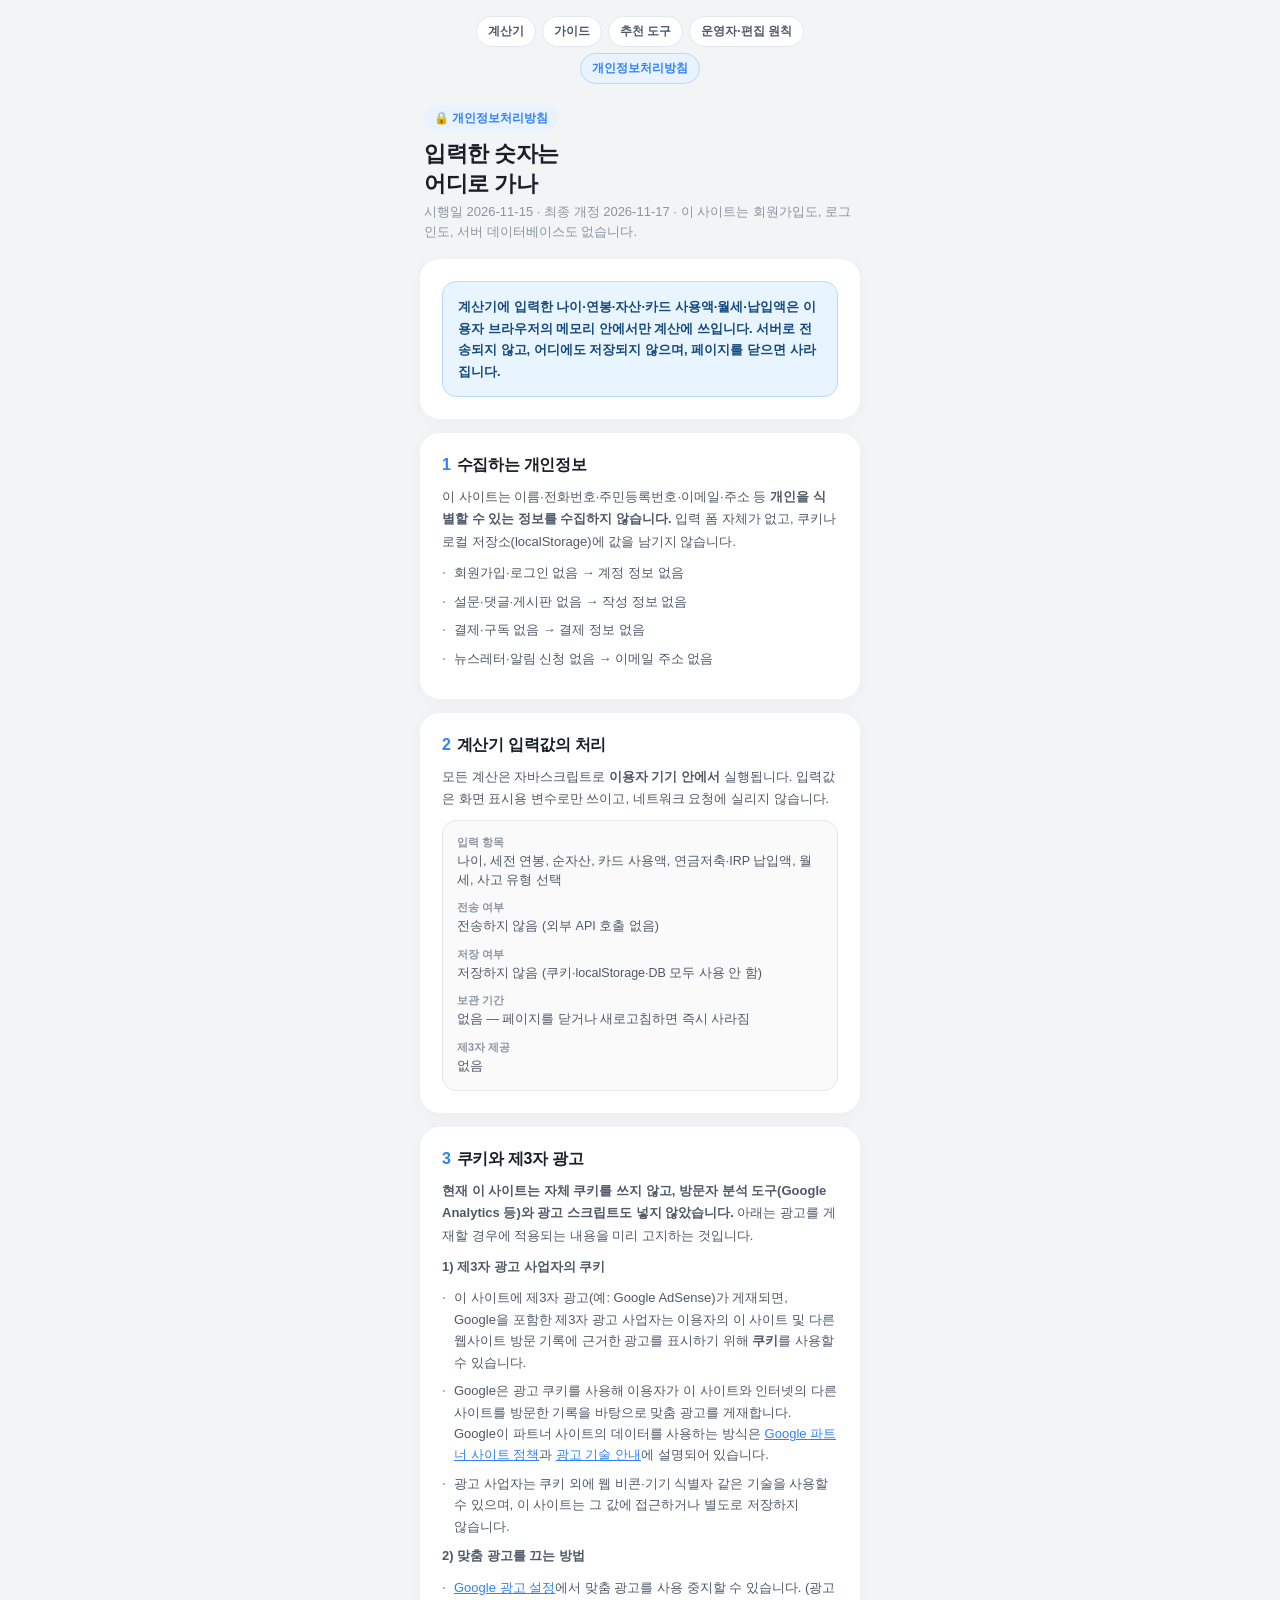
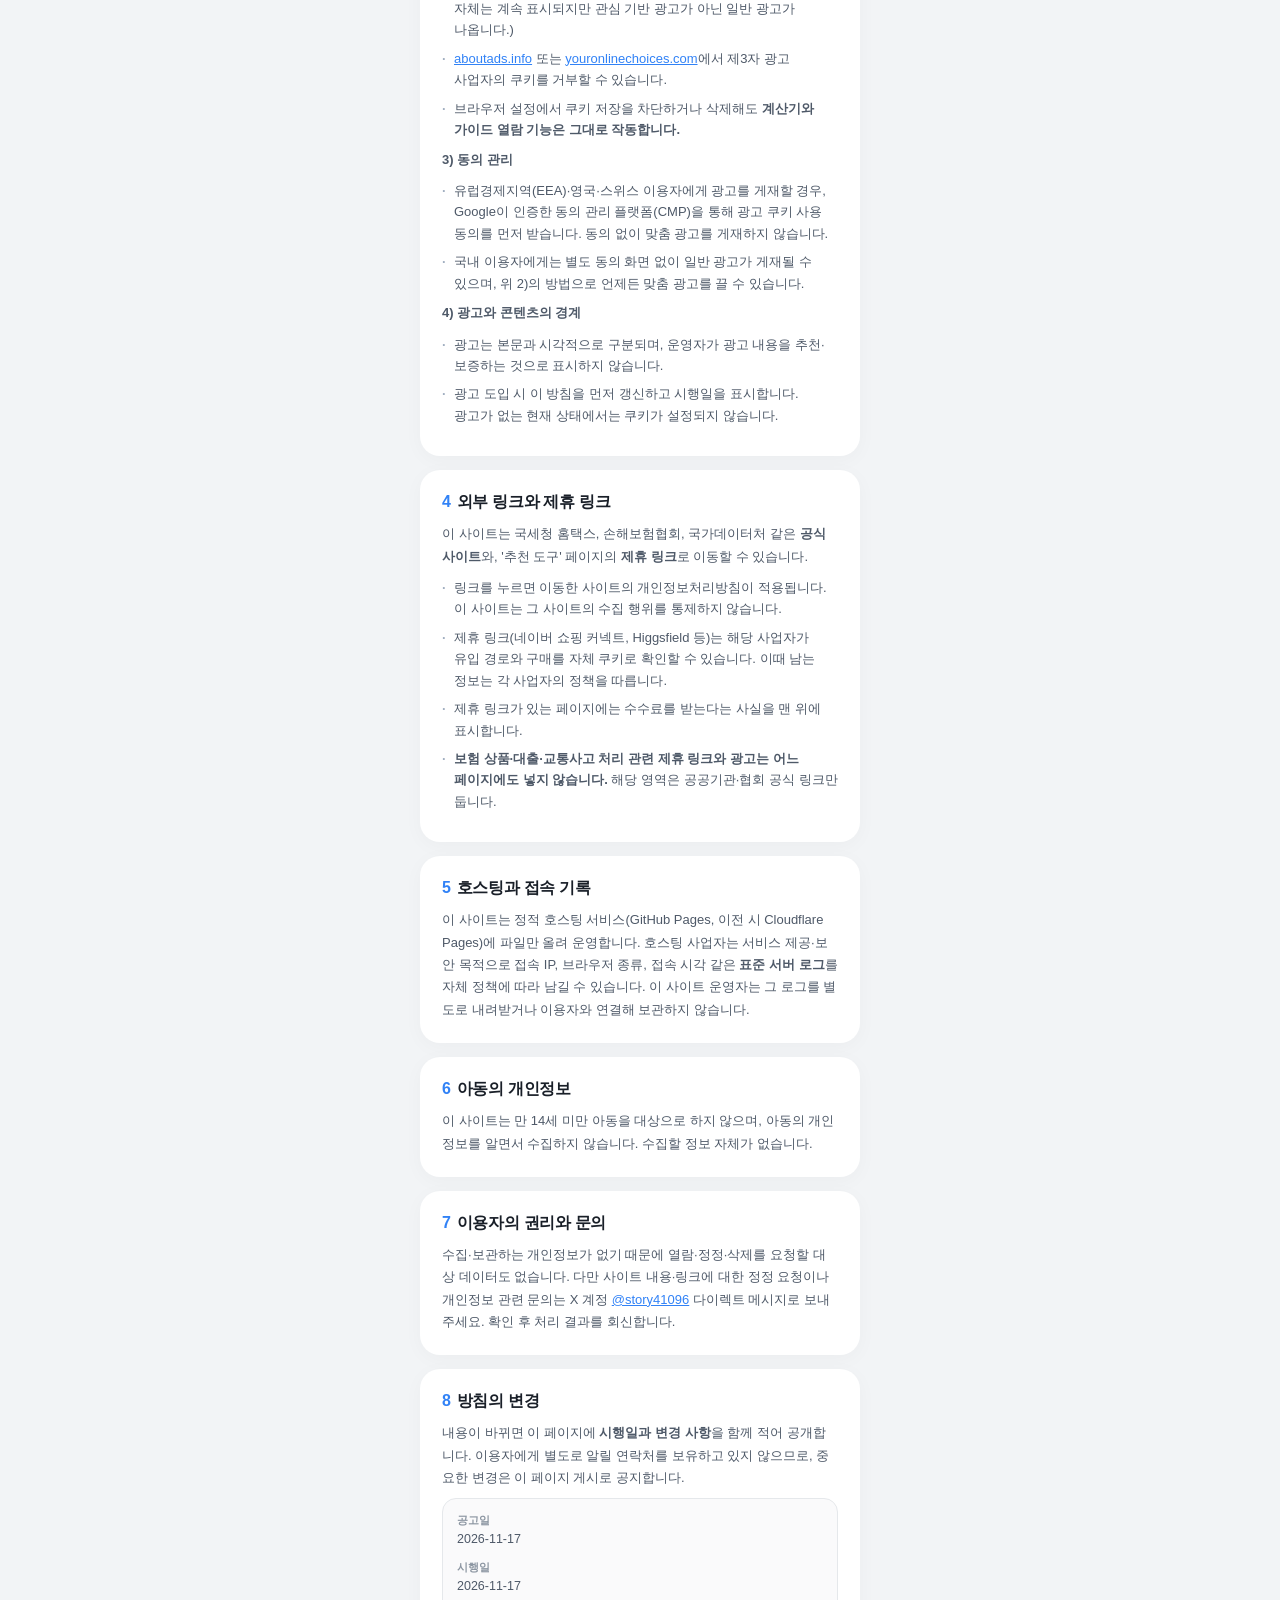
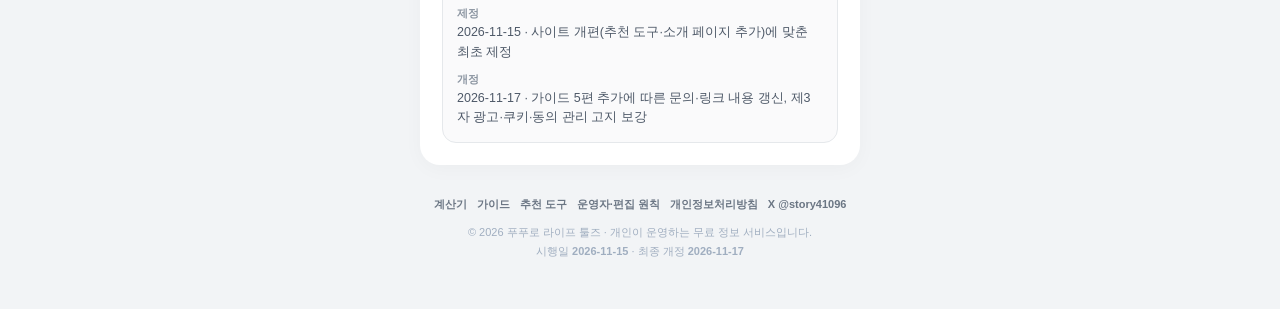
<file: privacy.html>
<!DOCTYPE html>
<html lang="ko">
<head>
  <meta charset="UTF-8">
  <meta name="viewport" content="width=device-width, initial-scale=1.0">
  <title>개인정보처리방침 — 푸푸로 라이프 툴즈</title>
  <meta name="description" content="푸푸로 라이프 툴즈의 개인정보처리방침. 계산기 입력값은 서버로 전송·저장되지 않고 브라우저 안에서만 처리됩니다.">
  <meta name="robots" content="index,follow">
  <link rel="canonical" href="https://cyrillush.github.io/miniapp/privacy.html">
  <meta property="og:type" content="article">
  <meta property="og:title" content="개인정보처리방침 — 푸푸로 라이프 툴즈">
  <meta property="og:description" content="계산기 입력값은 브라우저 안에서만 처리되며 서버로 전송·저장되지 않습니다.">
  <meta property="og:url" content="https://cyrillush.github.io/miniapp/privacy.html">
  <meta property="og:site_name" content="푸푸로 라이프 툴즈">
  <meta property="og:locale" content="ko_KR">
  <meta name="twitter:card" content="summary">

  <style>
    :root {
      --primary: #3182F6;
      --primary-light: #E8F3FF;
      --bg: #F2F4F6;
      --card-bg: #FFFFFF;
      --text: #191F28;
      --subtext: #8B95A1;
      --border: #E5E8EB;
    }
    * { box-sizing: border-box; margin: 0; padding: 0; -webkit-tap-highlight-color: transparent; }
    body {
      font-family: -apple-system, BlinkMacSystemFont, "Pretendard", "Apple SD Gothic Neo", "Malgun Gothic", sans-serif;
      background-color: var(--bg);
      color: var(--text);
      display: flex;
      justify-content: center;
      min-height: 100vh;
      padding: 16px 12px 40px;
    }
    .app-container { width: 100%; max-width: 440px; display: flex; flex-direction: column; gap: 14px; }

    .site-nav { display: flex; flex-wrap: wrap; gap: 6px; justify-content: center; padding: 0 2px; }
    .site-nav a {
      font-size: 12px; font-weight: 700; color: #4E5968; text-decoration: none;
      background: var(--card-bg); border: 1px solid var(--border); border-radius: 999px;
      padding: 6px 11px; white-space: nowrap;
    }
    .site-nav a.active { color: var(--primary); border-color: #B9D8FF; background: var(--primary-light); }

    .top-header { padding: 8px 4px 4px; display: flex; flex-direction: column; gap: 4px; }
    .brand-badge {
      display: inline-flex; align-items: center; gap: 6px;
      font-size: 12px; font-weight: 700; color: var(--primary);
      background: var(--primary-light); padding: 4px 10px; border-radius: 12px; width: fit-content;
    }
    .top-header h1 { font-size: 22px; font-weight: 800; letter-spacing: -0.5px; line-height: 1.35; margin-top: 4px; }
    .top-header p { font-size: 13px; color: var(--subtext); line-height: 1.5; }

    .card { background: var(--card-bg); border-radius: 20px; padding: 22px; box-shadow: 0 4px 20px rgba(0,0,0,0.03); }
    .card-title { font-size: 16px; font-weight: 800; letter-spacing: -0.3px; margin-bottom: 10px; }
    .card-title .num { color: var(--primary); margin-right: 6px; }
    .card p { font-size: 13px; line-height: 1.72; color: #4E5968; margin-bottom: 9px; }
    .card p:last-child { margin-bottom: 0; }
    .card a { color: var(--primary); text-decoration: underline; word-break: break-all; }
    .card ul { list-style: none; display: flex; flex-direction: column; gap: 7px; margin: 8px 0; }
    .card li { font-size: 13px; line-height: 1.65; color: #4E5968; padding-left: 12px; position: relative; word-break: keep-all; }
    .card li::before { content: "·"; position: absolute; left: 0; color: #A0AEC0; font-weight: 800; }

    .highlight-box {
      background: #E8F5FF;
      border: 1px solid #B9D8FF;
      border-radius: 14px;
      padding: 14px 15px;
      font-size: 13px;
      line-height: 1.65;
      color: #15497F;
      font-weight: 600;
    }

    .table-box {
      background: #FAFAFB;
      border: 1px solid var(--border);
      border-radius: 14px;
      padding: 14px;
      display: flex;
      flex-direction: column;
      gap: 10px;
      margin-top: 4px;
    }
    .table-row { display: flex; flex-direction: column; gap: 2px; }
    .table-row .k { font-size: 11px; font-weight: 700; color: var(--subtext); }
    .table-row .v { font-size: 12.5px; color: #4E5968; line-height: 1.55; }

    .footer { text-align: center; padding: 16px 4px 8px; font-size: 11px; color: #A0AEC0; line-height: 1.7; }
    .footer a { color: #6B7684; text-decoration: none; }
    .footer-links { display: flex; flex-wrap: wrap; gap: 4px 10px; justify-content: center; margin-bottom: 10px; }
    .footer-links a { font-weight: 700; font-size: 11px; }
  </style>
</head>
<body>

<div class="app-container">
  <nav class="site-nav">
    <a href="index.html">계산기</a>
    <a href="guides/index.html">가이드</a>
    <a href="tools.html">추천 도구</a>
    <a href="about.html">운영자·편집 원칙</a>
    <a href="privacy.html" class="active">개인정보처리방침</a>
  </nav>

  <div class="top-header">
    <div class="brand-badge">🔒 개인정보처리방침</div>
    <h1>입력한 숫자는<br>어디로 가나</h1>
    <p>시행일 2026-11-15 · 최종 개정 2026-11-17 · 이 사이트는 회원가입도, 로그인도, 서버 데이터베이스도 없습니다.</p>
  </div>

  <div class="card">
    <div class="highlight-box">
      계산기에 입력한 나이·연봉·자산·카드 사용액·월세·납입액은 <b>이용자 브라우저의 메모리 안에서만</b> 계산에 쓰입니다. 서버로 전송되지 않고, 어디에도 저장되지 않으며, 페이지를 닫으면 사라집니다.
    </div>
  </div>

  <div class="card">
    <div class="card-title"><span class="num">1</span>수집하는 개인정보</div>
    <p>이 사이트는 이름·전화번호·주민등록번호·이메일·주소 등 <b>개인을 식별할 수 있는 정보를 수집하지 않습니다.</b> 입력 폼 자체가 없고, 쿠키나 로컬 저장소(localStorage)에 값을 남기지 않습니다.</p>
    <ul>
      <li>회원가입·로그인 없음 → 계정 정보 없음</li>
      <li>설문·댓글·게시판 없음 → 작성 정보 없음</li>
      <li>결제·구독 없음 → 결제 정보 없음</li>
      <li>뉴스레터·알림 신청 없음 → 이메일 주소 없음</li>
    </ul>
  </div>

  <div class="card">
    <div class="card-title"><span class="num">2</span>계산기 입력값의 처리</div>
    <p>모든 계산은 자바스크립트로 <b>이용자 기기 안에서</b> 실행됩니다. 입력값은 화면 표시용 변수로만 쓰이고, 네트워크 요청에 실리지 않습니다.</p>
    <div class="table-box">
      <div class="table-row">
        <span class="k">입력 항목</span>
        <span class="v">나이, 세전 연봉, 순자산, 카드 사용액, 연금저축·IRP 납입액, 월세, 사고 유형 선택</span>
      </div>
      <div class="table-row">
        <span class="k">전송 여부</span>
        <span class="v">전송하지 않음 (외부 API 호출 없음)</span>
      </div>
      <div class="table-row">
        <span class="k">저장 여부</span>
        <span class="v">저장하지 않음 (쿠키·localStorage·DB 모두 사용 안 함)</span>
      </div>
      <div class="table-row">
        <span class="k">보관 기간</span>
        <span class="v">없음 — 페이지를 닫거나 새로고침하면 즉시 사라짐</span>
      </div>
      <div class="table-row">
        <span class="k">제3자 제공</span>
        <span class="v">없음</span>
      </div>
    </div>
  </div>

  <div class="card">
    <div class="card-title"><span class="num">3</span>쿠키와 제3자 광고</div>
    <p><b>현재 이 사이트는 자체 쿠키를 쓰지 않고, 방문자 분석 도구(Google Analytics 등)와 광고 스크립트도 넣지 않았습니다.</b> 아래는 광고를 게재할 경우에 적용되는 내용을 미리 고지하는 것입니다.</p>

    <p><b>1) 제3자 광고 사업자의 쿠키</b></p>
    <ul>
      <li>이 사이트에 제3자 광고(예: Google AdSense)가 게재되면, Google을 포함한 제3자 광고 사업자는 이용자의 이 사이트 및 다른 웹사이트 방문 기록에 근거한 광고를 표시하기 위해 <b>쿠키</b>를 사용할 수 있습니다.</li>
      <li>Google은 광고 쿠키를 사용해 이용자가 이 사이트와 인터넷의 다른 사이트를 방문한 기록을 바탕으로 맞춤 광고를 게재합니다. Google이 파트너 사이트의 데이터를 사용하는 방식은 <a href="https://policies.google.com/technologies/partner-sites?hl=ko" target="_blank" rel="noopener">Google 파트너 사이트 정책</a>과 <a href="https://policies.google.com/technologies/ads?hl=ko" target="_blank" rel="noopener">광고 기술 안내</a>에 설명되어 있습니다.</li>
      <li>광고 사업자는 쿠키 외에 웹 비콘·기기 식별자 같은 기술을 사용할 수 있으며, 이 사이트는 그 값에 접근하거나 별도로 저장하지 않습니다.</li>
    </ul>

    <p><b>2) 맞춤 광고를 끄는 방법</b></p>
    <ul>
      <li><a href="https://adssettings.google.com" target="_blank" rel="noopener">Google 광고 설정</a>에서 맞춤 광고를 사용 중지할 수 있습니다. (광고 자체는 계속 표시되지만 관심 기반 광고가 아닌 일반 광고가 나옵니다.)</li>
      <li><a href="https://www.aboutads.info/choices" target="_blank" rel="noopener">aboutads.info</a> 또는 <a href="https://www.youronlinechoices.com" target="_blank" rel="noopener">youronlinechoices.com</a>에서 제3자 광고 사업자의 쿠키를 거부할 수 있습니다.</li>
      <li>브라우저 설정에서 쿠키 저장을 차단하거나 삭제해도 <b>계산기와 가이드 열람 기능은 그대로 작동합니다.</b></li>
    </ul>

    <p><b>3) 동의 관리</b></p>
    <ul>
      <li>유럽경제지역(EEA)·영국·스위스 이용자에게 광고를 게재할 경우, Google이 인증한 동의 관리 플랫폼(CMP)을 통해 광고 쿠키 사용 동의를 먼저 받습니다. 동의 없이 맞춤 광고를 게재하지 않습니다.</li>
      <li>국내 이용자에게는 별도 동의 화면 없이 일반 광고가 게재될 수 있으며, 위 2)의 방법으로 언제든 맞춤 광고를 끌 수 있습니다.</li>
    </ul>

    <p><b>4) 광고와 콘텐츠의 경계</b></p>
    <ul>
      <li>광고는 본문과 시각적으로 구분되며, 운영자가 광고 내용을 추천·보증하는 것으로 표시하지 않습니다.</li>
      <li>광고 도입 시 이 방침을 먼저 갱신하고 시행일을 표시합니다. 광고가 없는 현재 상태에서는 쿠키가 설정되지 않습니다.</li>
    </ul>
  </div>

  <div class="card">
    <div class="card-title"><span class="num">4</span>외부 링크와 제휴 링크</div>
    <p>이 사이트는 국세청 홈택스, 손해보험협회, 국가데이터처 같은 <b>공식 사이트</b>와, '추천 도구' 페이지의 <b>제휴 링크</b>로 이동할 수 있습니다.</p>
    <ul>
      <li>링크를 누르면 이동한 사이트의 개인정보처리방침이 적용됩니다. 이 사이트는 그 사이트의 수집 행위를 통제하지 않습니다.</li>
      <li>제휴 링크(네이버 쇼핑 커넥트, Higgsfield 등)는 해당 사업자가 유입 경로와 구매를 자체 쿠키로 확인할 수 있습니다. 이때 남는 정보는 각 사업자의 정책을 따릅니다.</li>
      <li>제휴 링크가 있는 페이지에는 수수료를 받는다는 사실을 맨 위에 표시합니다.</li>
      <li><b>보험 상품·대출·교통사고 처리 관련 제휴 링크와 광고는 어느 페이지에도 넣지 않습니다.</b> 해당 영역은 공공기관·협회 공식 링크만 둡니다.</li>
    </ul>
  </div>

  <div class="card">
    <div class="card-title"><span class="num">5</span>호스팅과 접속 기록</div>
    <p>이 사이트는 정적 호스팅 서비스(GitHub Pages, 이전 시 Cloudflare Pages)에 파일만 올려 운영합니다. 호스팅 사업자는 서비스 제공·보안 목적으로 접속 IP, 브라우저 종류, 접속 시각 같은 <b>표준 서버 로그</b>를 자체 정책에 따라 남길 수 있습니다. 이 사이트 운영자는 그 로그를 별도로 내려받거나 이용자와 연결해 보관하지 않습니다.</p>
  </div>

  <div class="card">
    <div class="card-title"><span class="num">6</span>아동의 개인정보</div>
    <p>이 사이트는 만 14세 미만 아동을 대상으로 하지 않으며, 아동의 개인정보를 알면서 수집하지 않습니다. 수집할 정보 자체가 없습니다.</p>
  </div>

  <div class="card">
    <div class="card-title"><span class="num">7</span>이용자의 권리와 문의</div>
    <p>수집·보관하는 개인정보가 없기 때문에 열람·정정·삭제를 요청할 대상 데이터도 없습니다. 다만 사이트 내용·링크에 대한 정정 요청이나 개인정보 관련 문의는 X 계정 <a href="https://x.com/story41096" target="_blank" rel="noopener">@story41096</a> 다이렉트 메시지로 보내주세요. 확인 후 처리 결과를 회신합니다.</p>
  </div>

  <div class="card">
    <div class="card-title"><span class="num">8</span>방침의 변경</div>
    <p>내용이 바뀌면 이 페이지에 <b>시행일과 변경 사항</b>을 함께 적어 공개합니다. 이용자에게 별도로 알릴 연락처를 보유하고 있지 않으므로, 중요한 변경은 이 페이지 게시로 공지합니다.</p>
    <div class="table-box">
      <div class="table-row"><span class="k">공고일</span><span class="v">2026-11-17</span></div>
      <div class="table-row"><span class="k">시행일</span><span class="v">2026-11-17</span></div>
      <div class="table-row"><span class="k">제정</span><span class="v">2026-11-15 · 사이트 개편(추천 도구·소개 페이지 추가)에 맞춘 최초 제정</span></div>
      <div class="table-row"><span class="k">개정</span><span class="v">2026-11-17 · 가이드 5편 추가에 따른 문의·링크 내용 갱신, 제3자 광고·쿠키·동의 관리 고지 보강</span></div>
    </div>
  </div>

  <div class="footer">
    <div class="footer-links">
      <a href="index.html">계산기</a>
      <a href="guides/index.html">가이드</a>
      <a href="tools.html">추천 도구</a>
      <a href="about.html">운영자·편집 원칙</a>
      <a href="privacy.html">개인정보처리방침</a>
      <a href="https://x.com/story41096" target="_blank" rel="noopener">X @story41096</a>
    </div>
    © 2026 푸푸로 라이프 툴즈 · 개인이 운영하는 무료 정보 서비스입니다.<br>
    시행일 <b>2026-11-15</b> · 최종 개정 <b>2026-11-17</b>
  </div>
</div>

</body>
</html>
</file>
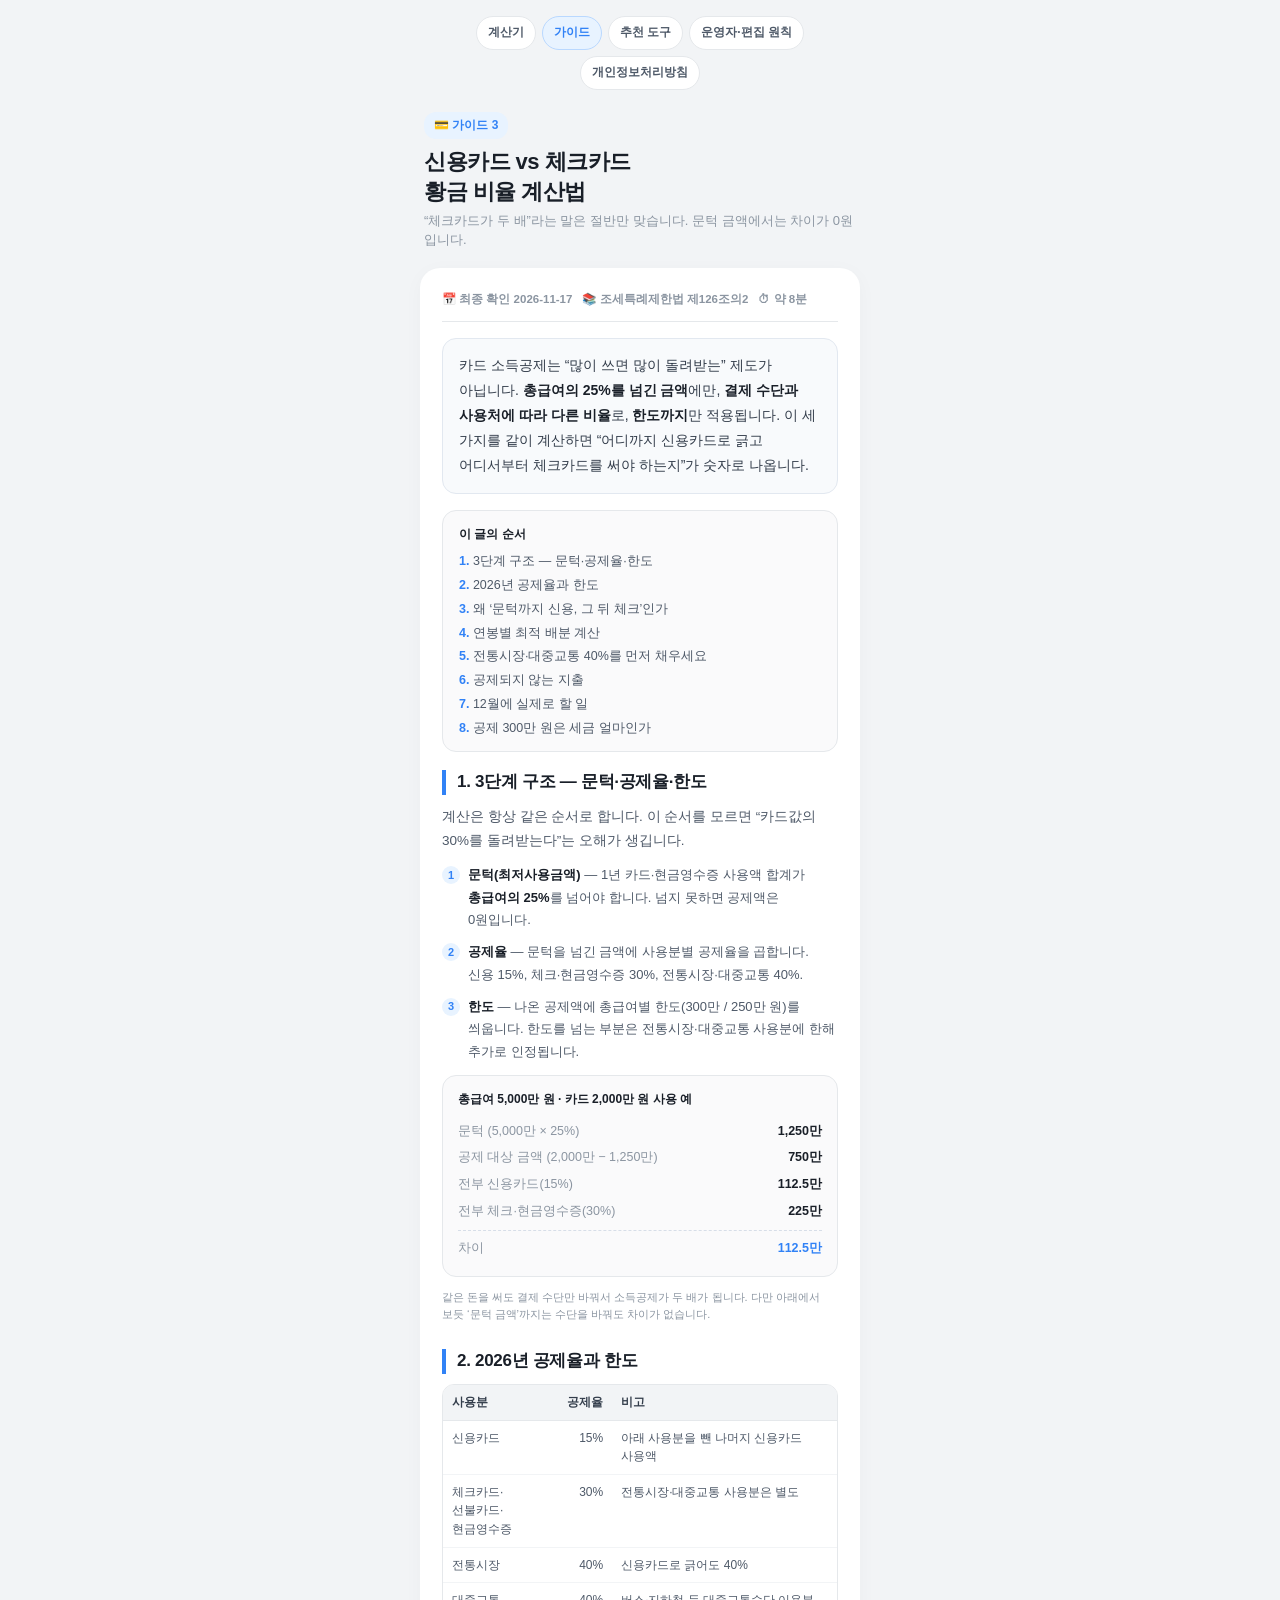
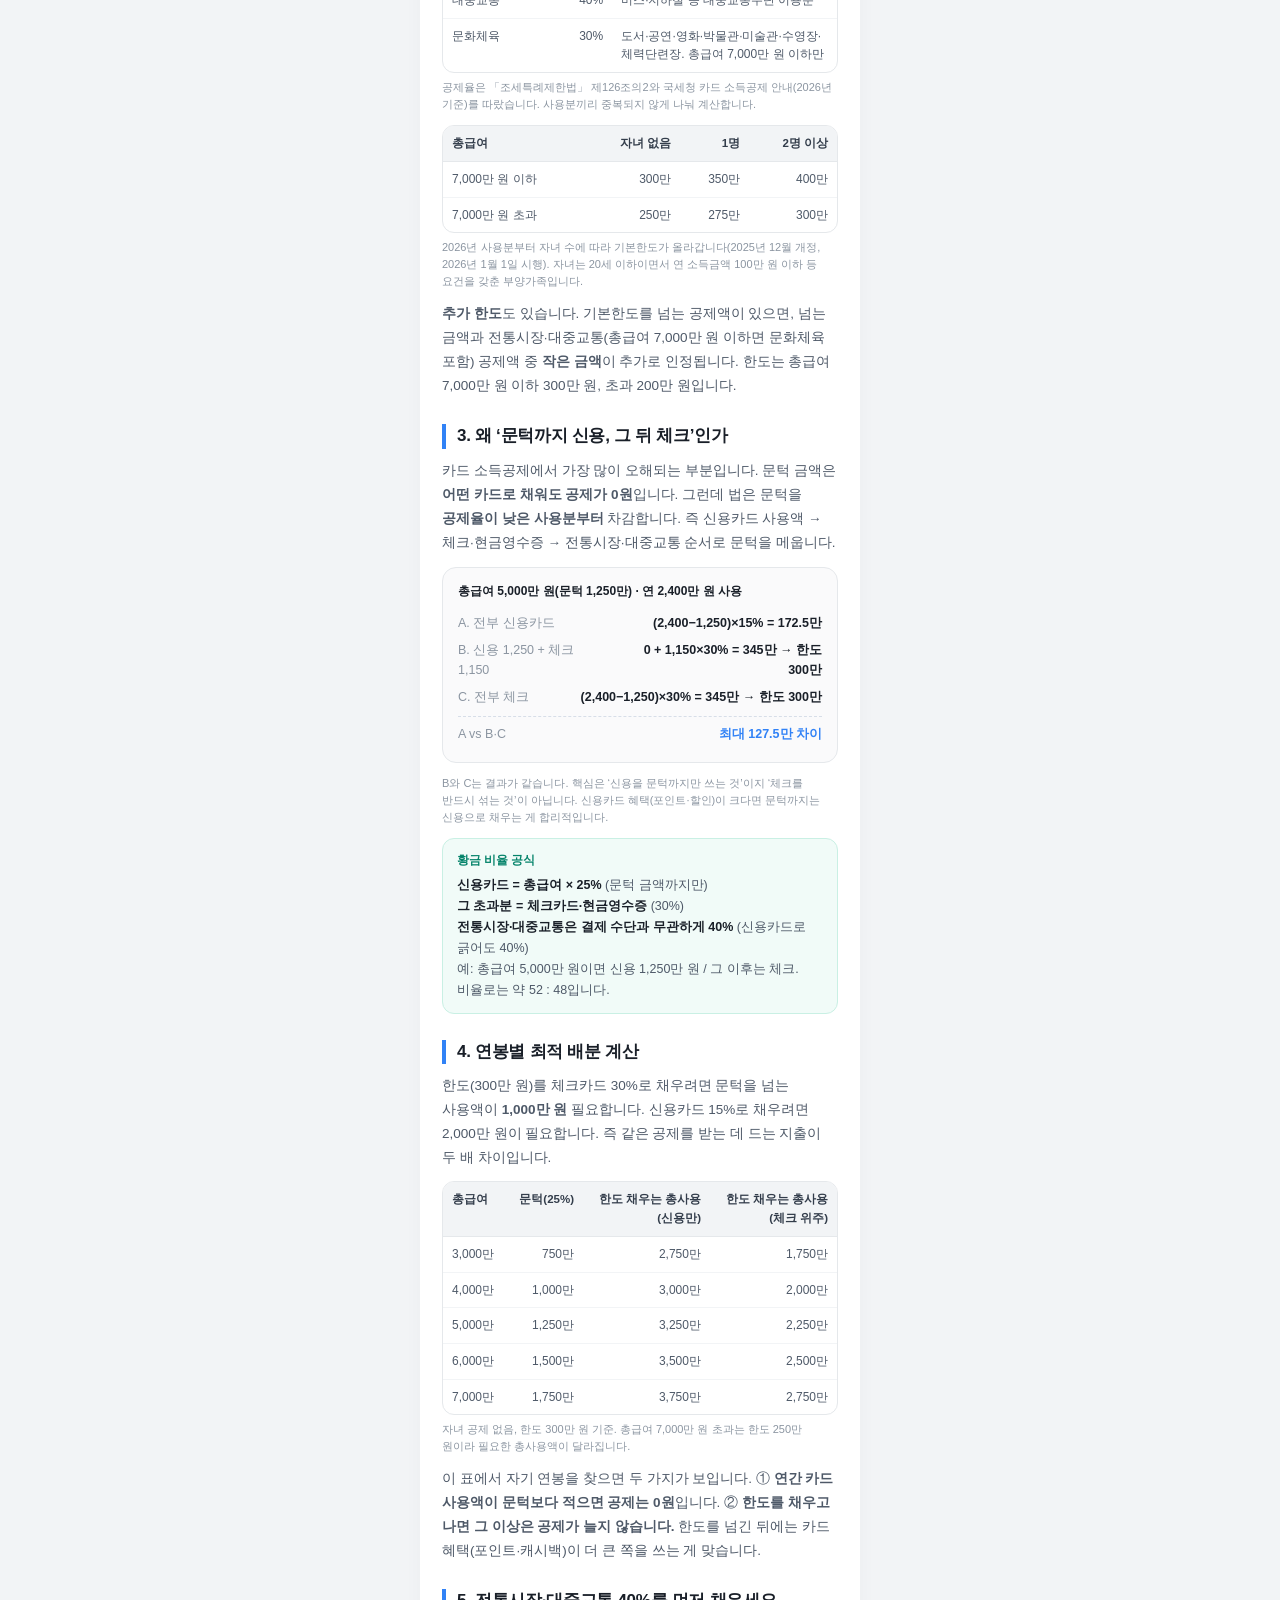
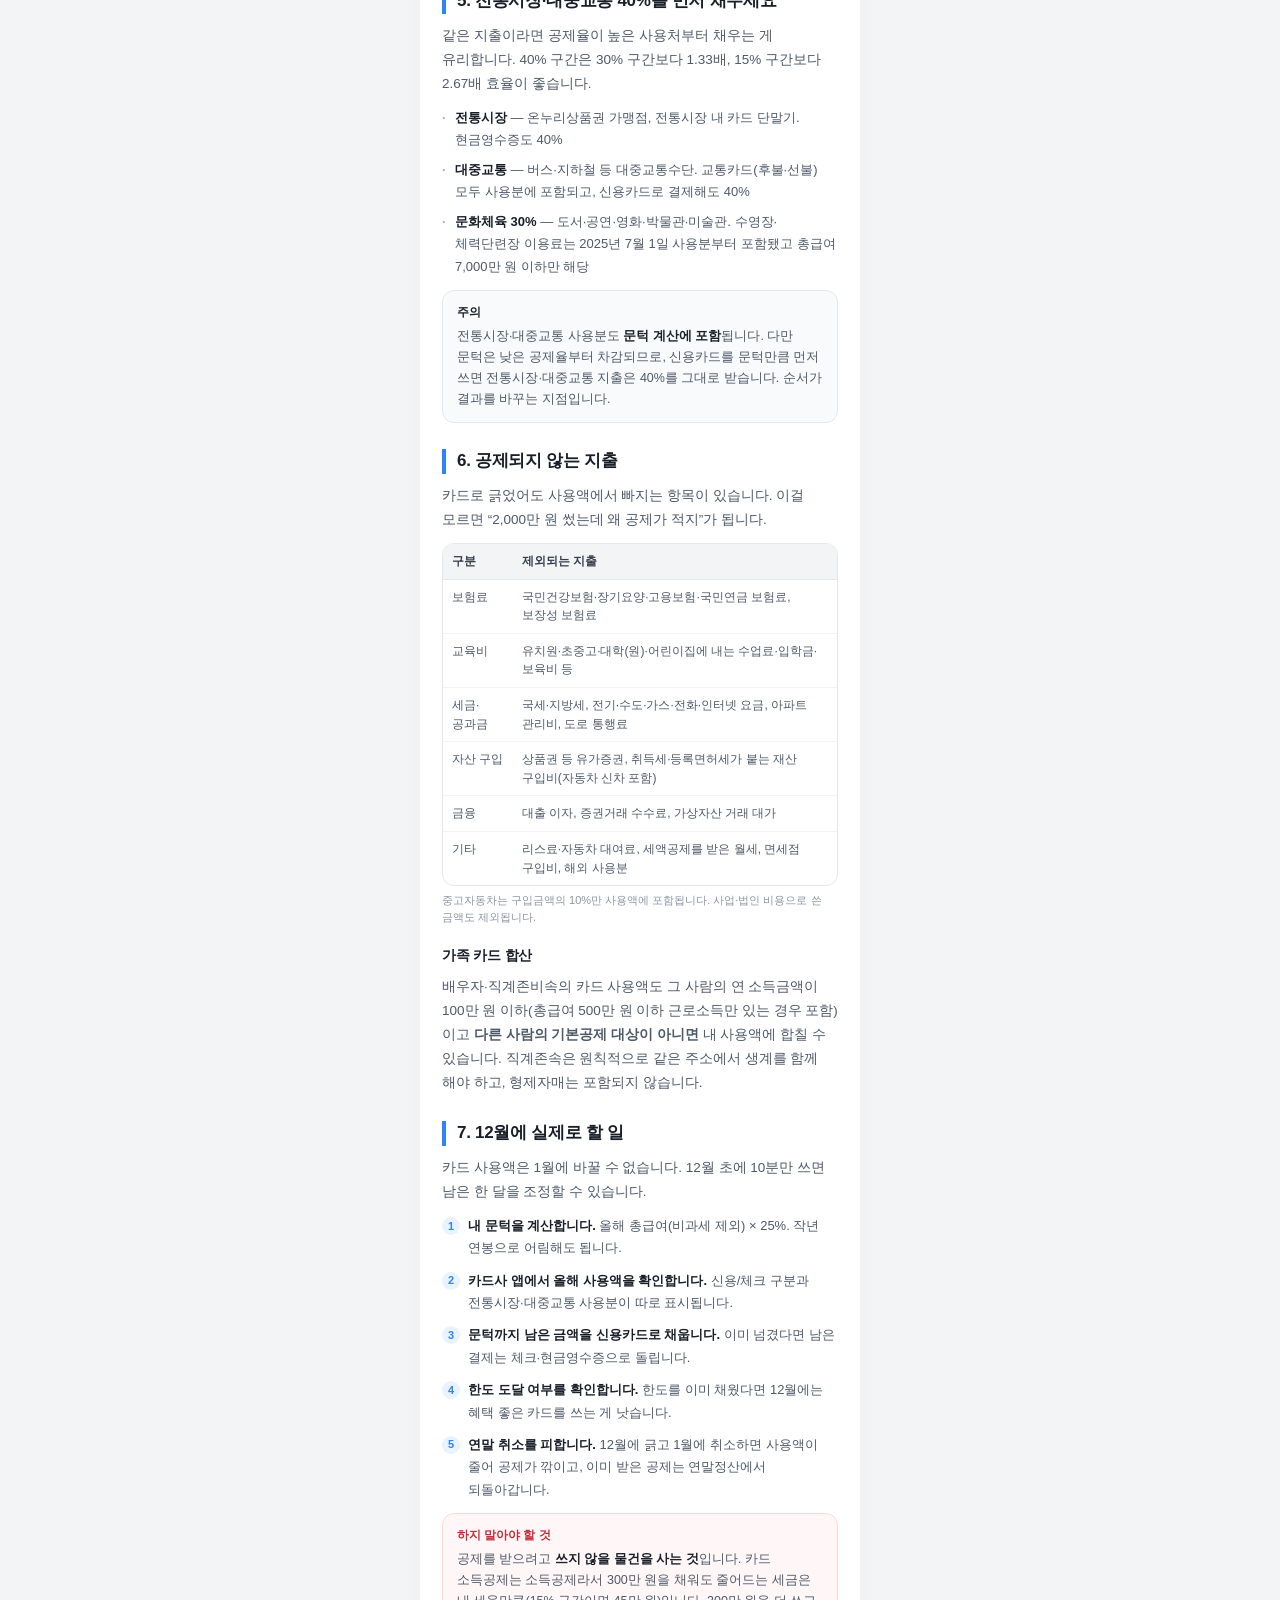
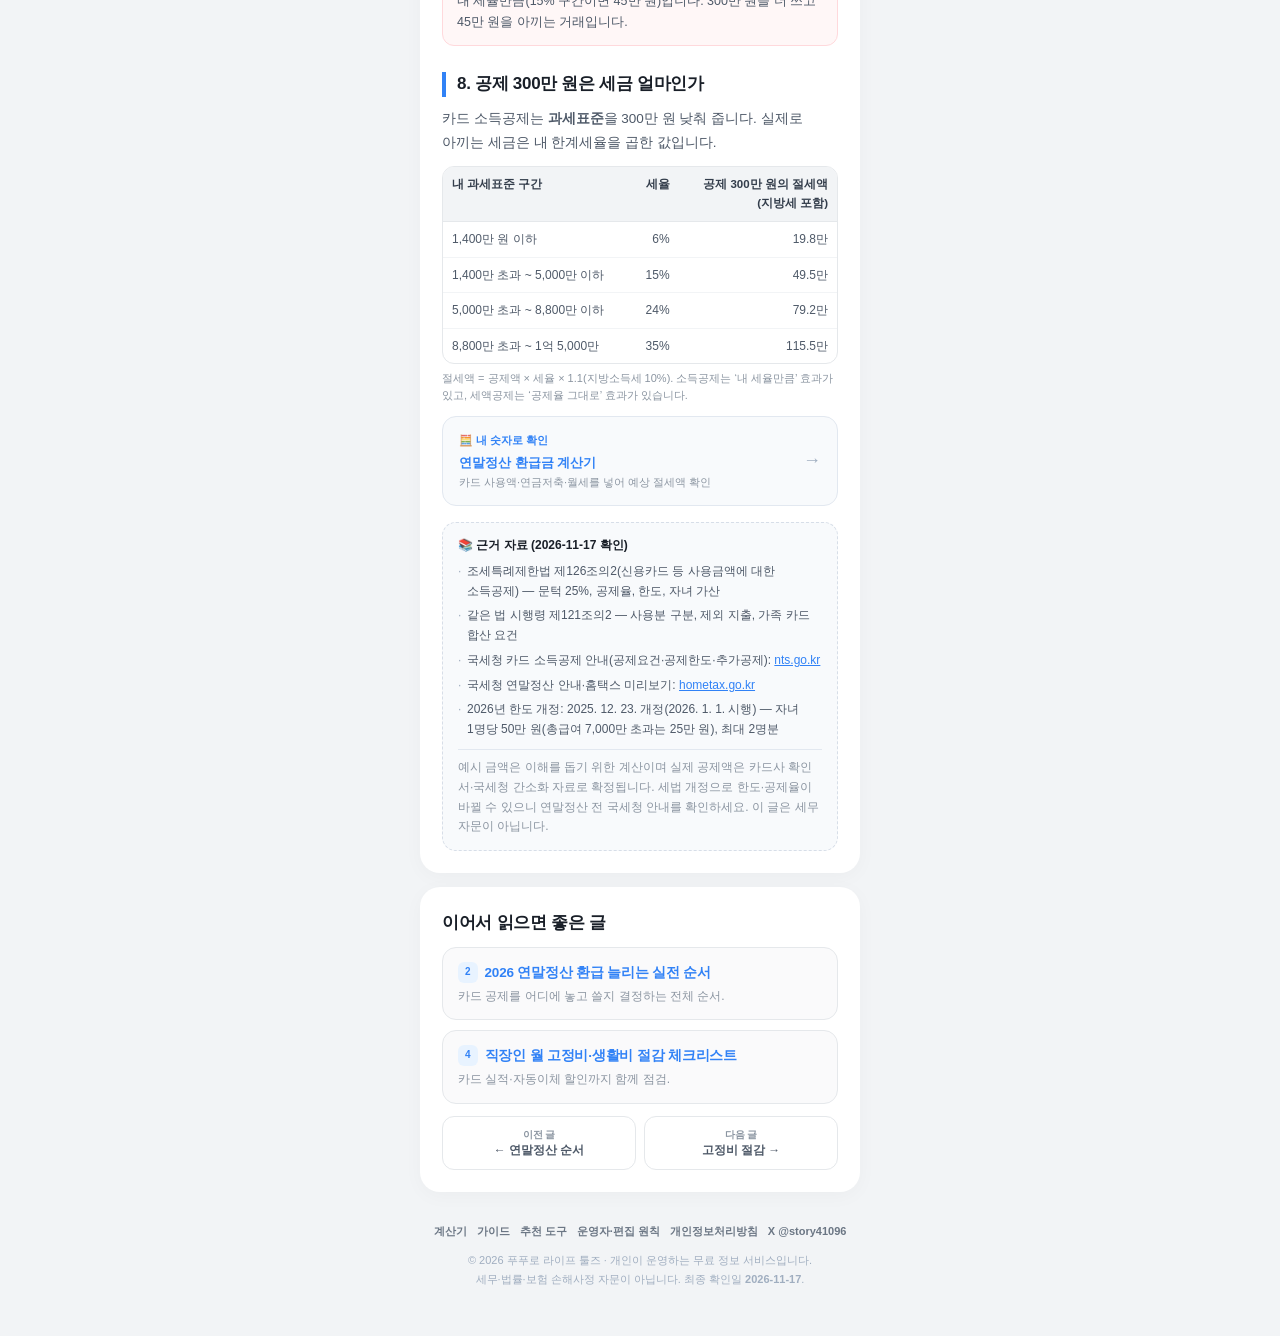
<file: guides/card-deduction-ratio-2026.html>
<!DOCTYPE html>
<html lang="ko">
<head>
  <meta charset="UTF-8">
  <meta name="viewport" content="width=device-width, initial-scale=1.0">
  <title>신용카드 vs 체크카드 황금 비율 — 2026년 카드 소득공제 계산법 | 푸푸로 라이프 툴즈</title>
  <meta name="description" content="2026년 신용카드 소득공제는 총급여 25% 문턱, 신용 15%·체크 30%·전통시장·대중교통 40%, 한도 300만 원(자녀 있으면 350~400만). 문턱까지 신용, 초과분은 체크가 유리한 이유를 계산으로 보여 드립니다.">
  <meta name="robots" content="index,follow">
  <link rel="canonical" href="https://cyrillush.github.io/miniapp/guides/card-deduction-ratio-2026.html">
  <meta property="og:type" content="article">
  <meta property="og:title" content="신용카드 vs 체크카드 황금 비율 — 2026년 카드 소득공제">
  <meta property="og:description" content="문턱 25%는 낮은 공제율부터 소진됩니다. 배분 순서를 바꾸면 같은 지출로 공제가 두 배가 됩니다.">
  <meta property="og:url" content="https://cyrillush.github.io/miniapp/guides/card-deduction-ratio-2026.html">
  <meta property="og:site_name" content="푸푸로 라이프 툴즈">
  <meta property="og:locale" content="ko_KR">
  <meta name="twitter:card" content="summary">
  <link rel="stylesheet" href="guide.css">
  <script type="application/ld+json">
  {
    "@context": "https://schema.org",
    "@type": "Article",
    "headline": "신용카드 vs 체크카드 황금 비율 — 2026년 카드 소득공제 계산법",
    "description": "총급여 25% 문턱, 결제수단·사용처별 공제율, 2026년 한도를 이용해 카드 배분을 최적화하는 방법.",
    "inLanguage": "ko",
    "datePublished": "2026-11-17",
    "dateModified": "2026-11-17",
    "author": { "@type": "Person", "name": "푸푸로", "url": "https://x.com/story41096" },
    "publisher": { "@type": "Organization", "name": "푸푸로 라이프 툴즈" },
    "mainEntityOfPage": "https://cyrillush.github.io/miniapp/guides/card-deduction-ratio-2026.html",
    "isPartOf": { "@type": "WebSite", "name": "푸푸로 라이프 툴즈", "url": "https://cyrillush.github.io/miniapp/" }
  }
  </script>
</head>
<body>

<div class="app-container">
  <nav class="site-nav">
    <a href="../index.html">계산기</a>
    <a href="index.html" class="active">가이드</a>
    <a href="../tools.html">추천 도구</a>
    <a href="../about.html">운영자·편집 원칙</a>
    <a href="../privacy.html">개인정보처리방침</a>
  </nav>

  <div class="top-header">
    <div class="brand-badge">💳 가이드 3</div>
    <h1>신용카드 vs 체크카드<br>황금 비율 계산법</h1>
    <p class="sub">“체크카드가 두 배”라는 말은 절반만 맞습니다. 문턱 금액에서는 차이가 0원입니다.</p>
  </div>

  <div class="card">
    <div class="article-meta">
      <span>📅 최종 확인 2026-11-17</span>
      <span>📚 조세특례제한법 제126조의2</span>
      <span>⏱ 약 8분</span>
    </div>

    <div class="lead">
      카드 소득공제는 “많이 쓰면 많이 돌려받는” 제도가 아닙니다. <b>총급여의 25%를 넘긴 금액</b>에만, <b>결제 수단과 사용처에 따라 다른 비율</b>로, <b>한도까지</b>만 적용됩니다. 이 세 가지를 같이 계산하면 “어디까지 신용카드로 긁고 어디서부터 체크카드를 써야 하는지”가 숫자로 나옵니다.
    </div>

    <div class="toc">
      <div class="toc-head">이 글의 순서</div>
      <ol>
        <li><a href="#s1">3단계 구조 — 문턱·공제율·한도</a></li>
        <li><a href="#s2">2026년 공제율과 한도</a></li>
        <li><a href="#s3">왜 ‘문턱까지 신용, 그 뒤 체크’인가</a></li>
        <li><a href="#s4">연봉별 최적 배분 계산</a></li>
        <li><a href="#s5">전통시장·대중교통 40%를 먼저 채우세요</a></li>
        <li><a href="#s6">공제되지 않는 지출</a></li>
        <li><a href="#s7">12월에 실제로 할 일</a></li>
        <li><a href="#s8">공제 300만 원은 세금 얼마인가</a></li>
      </ol>
    </div>

    <h2 class="sec" id="s1">1. 3단계 구조 — 문턱·공제율·한도</h2>
    <p>계산은 항상 같은 순서로 합니다. 이 순서를 모르면 “카드값의 30%를 돌려받는다”는 오해가 생깁니다.</p>

    <ol class="num">
      <li><b>문턱(최저사용금액)</b> — 1년 카드·현금영수증 사용액 합계가 <b>총급여의 25%</b>를 넘어야 합니다. 넘지 못하면 공제액은 0원입니다.</li>
      <li><b>공제율</b> — 문턱을 넘긴 금액에 사용분별 공제율을 곱합니다. 신용 15%, 체크·현금영수증 30%, 전통시장·대중교통 40%.</li>
      <li><b>한도</b> — 나온 공제액에 총급여별 한도(300만 / 250만 원)를 씌웁니다. 한도를 넘는 부분은 전통시장·대중교통 사용분에 한해 추가로 인정됩니다.</li>
    </ol>

    <div class="example">
      <div class="ex-head">총급여 5,000만 원 · 카드 2,000만 원 사용 예</div>
      <div class="ex-row"><span class="k">문턱 (5,000만 × 25%)</span><span class="v">1,250만</span></div>
      <div class="ex-row"><span class="k">공제 대상 금액 (2,000만 − 1,250만)</span><span class="v">750만</span></div>
      <div class="ex-row"><span class="k">전부 신용카드(15%)</span><span class="v">112.5만</span></div>
      <div class="ex-row"><span class="k">전부 체크·현금영수증(30%)</span><span class="v">225만</span></div>
      <div class="ex-row ex-total"><span class="k">차이</span><span class="v">112.5만</span></div>
    </div>
    <div class="table-caption">같은 돈을 써도 결제 수단만 바꿔서 소득공제가 두 배가 됩니다. 다만 아래에서 보듯 ‘문턱 금액’까지는 수단을 바꿔도 차이가 없습니다.</div>

    <h2 class="sec" id="s2">2. 2026년 공제율과 한도</h2>

    <div class="table-wrap">
      <table class="rate">
        <thead><tr><th>사용분</th><th class="num">공제율</th><th>비고</th></tr></thead>
        <tbody>
          <tr><td>신용카드</td><td class="num">15%</td><td>아래 사용분을 뺀 나머지 신용카드 사용액</td></tr>
          <tr><td>체크카드·선불카드·현금영수증</td><td class="num">30%</td><td>전통시장·대중교통 사용분은 별도</td></tr>
          <tr><td>전통시장</td><td class="num">40%</td><td>신용카드로 긁어도 40%</td></tr>
          <tr><td>대중교통</td><td class="num">40%</td><td>버스·지하철 등 대중교통수단 이용분</td></tr>
          <tr><td>문화체육</td><td class="num">30%</td><td>도서·공연·영화·박물관·미술관·수영장·체력단련장. 총급여 7,000만 원 이하만</td></tr>
        </tbody>
      </table>
    </div>
    <div class="table-caption">공제율은 「조세특례제한법」 제126조의2와 국세청 카드 소득공제 안내(2026년 기준)를 따랐습니다. 사용분끼리 중복되지 않게 나눠 계산합니다.</div>

    <div class="table-wrap">
      <table class="rate">
        <thead><tr><th>총급여</th><th class="num">자녀 없음</th><th class="num">1명</th><th class="num">2명 이상</th></tr></thead>
        <tbody>
          <tr><td>7,000만 원 이하</td><td class="num">300만</td><td class="num">350만</td><td class="num">400만</td></tr>
          <tr><td>7,000만 원 초과</td><td class="num">250만</td><td class="num">275만</td><td class="num">300만</td></tr>
        </tbody>
      </table>
    </div>
    <div class="table-caption">2026년 사용분부터 자녀 수에 따라 기본한도가 올라갑니다(2025년 12월 개정, 2026년 1월 1일 시행). 자녀는 20세 이하이면서 연 소득금액 100만 원 이하 등 요건을 갖춘 부양가족입니다.</div>

    <p><b>추가 한도</b>도 있습니다. 기본한도를 넘는 공제액이 있으면, 넘는 금액과 전통시장·대중교통(총급여 7,000만 원 이하면 문화체육 포함) 공제액 중 <b>작은 금액</b>이 추가로 인정됩니다. 한도는 총급여 7,000만 원 이하 300만 원, 초과 200만 원입니다.</p>

    <h2 class="sec" id="s3">3. 왜 ‘문턱까지 신용, 그 뒤 체크’인가</h2>
    <p>카드 소득공제에서 가장 많이 오해되는 부분입니다. 문턱 금액은 <b>어떤 카드로 채워도 공제가 0원</b>입니다. 그런데 법은 문턱을 <b>공제율이 낮은 사용분부터</b> 차감합니다. 즉 신용카드 사용액 → 체크·현금영수증 → 전통시장·대중교통 순서로 문턱을 메웁니다.</p>

    <div class="example">
      <div class="ex-head">총급여 5,000만 원(문턱 1,250만) · 연 2,400만 원 사용</div>
      <div class="ex-row"><span class="k">A. 전부 신용카드</span><span class="v">(2,400−1,250)×15% = 172.5만</span></div>
      <div class="ex-row"><span class="k">B. 신용 1,250 + 체크 1,150</span><span class="v">0 + 1,150×30% = 345만 → 한도 300만</span></div>
      <div class="ex-row"><span class="k">C. 전부 체크</span><span class="v">(2,400−1,250)×30% = 345만 → 한도 300만</span></div>
      <div class="ex-row ex-total"><span class="k">A vs B·C</span><span class="v">최대 127.5만 차이</span></div>
    </div>
    <div class="table-caption">B와 C는 결과가 같습니다. 핵심은 ‘신용을 문턱까지만 쓰는 것’이지 ‘체크를 반드시 섞는 것’이 아닙니다. 신용카드 혜택(포인트·할인)이 크다면 문턱까지는 신용으로 채우는 게 합리적입니다.</div>

    <div class="note tip">
      <span class="label">황금 비율 공식</span>
      <b>신용카드 = 총급여 × 25%</b> (문턱 금액까지만)<br>
      <b>그 초과분 = 체크카드·현금영수증</b> (30%)<br>
      <b>전통시장·대중교통은 결제 수단과 무관하게 40%</b> (신용카드로 긁어도 40%)<br>
      예: 총급여 5,000만 원이면 신용 1,250만 원 / 그 이후는 체크. 비율로는 약 52 : 48입니다.
    </div>

    <h2 class="sec" id="s4">4. 연봉별 최적 배분 계산</h2>
    <p>한도(300만 원)를 체크카드 30%로 채우려면 문턱을 넘는 사용액이 <b>1,000만 원</b> 필요합니다. 신용카드 15%로 채우려면 2,000만 원이 필요합니다. 즉 같은 공제를 받는 데 드는 지출이 두 배 차이입니다.</p>

    <div class="table-wrap">
      <table class="rate">
        <thead>
          <tr><th>총급여</th><th class="num">문턱(25%)</th><th class="num">한도 채우는 총사용<br>(신용만)</th><th class="num">한도 채우는 총사용<br>(체크 위주)</th></tr>
        </thead>
        <tbody>
          <tr><td>3,000만</td><td class="num">750만</td><td class="num">2,750만</td><td class="num">1,750만</td></tr>
          <tr><td>4,000만</td><td class="num">1,000만</td><td class="num">3,000만</td><td class="num">2,000만</td></tr>
          <tr><td>5,000만</td><td class="num">1,250만</td><td class="num">3,250만</td><td class="num">2,250만</td></tr>
          <tr><td>6,000만</td><td class="num">1,500만</td><td class="num">3,500만</td><td class="num">2,500만</td></tr>
          <tr><td>7,000만</td><td class="num">1,750만</td><td class="num">3,750만</td><td class="num">2,750만</td></tr>
        </tbody>
      </table>
    </div>
    <div class="table-caption">자녀 공제 없음, 한도 300만 원 기준. 총급여 7,000만 원 초과는 한도 250만 원이라 필요한 총사용액이 달라집니다.</div>

    <p>이 표에서 자기 연봉을 찾으면 두 가지가 보입니다. ① <b>연간 카드 사용액이 문턱보다 적으면 공제는 0원</b>입니다. ② <b>한도를 채우고 나면 그 이상은 공제가 늘지 않습니다.</b> 한도를 넘긴 뒤에는 카드 혜택(포인트·캐시백)이 더 큰 쪽을 쓰는 게 맞습니다.</p>

    <h2 class="sec" id="s5">5. 전통시장·대중교통 40%를 먼저 채우세요</h2>
    <p>같은 지출이라면 공제율이 높은 사용처부터 채우는 게 유리합니다. 40% 구간은 30% 구간보다 1.33배, 15% 구간보다 2.67배 효율이 좋습니다.</p>
    <ul class="list">
      <li><b>전통시장</b> — 온누리상품권 가맹점, 전통시장 내 카드 단말기. 현금영수증도 40%</li>
      <li><b>대중교통</b> — 버스·지하철 등 대중교통수단. 교통카드(후불·선불) 모두 사용분에 포함되고, 신용카드로 결제해도 40%</li>
      <li><b>문화체육 30%</b> — 도서·공연·영화·박물관·미술관. 수영장·체력단련장 이용료는 2025년 7월 1일 사용분부터 포함됐고 총급여 7,000만 원 이하만 해당</li>
    </ul>
    <div class="note">
      <span class="label">주의</span>
      전통시장·대중교통 사용분도 <b>문턱 계산에 포함</b>됩니다. 다만 문턱은 낮은 공제율부터 차감되므로, 신용카드를 문턱만큼 먼저 쓰면 전통시장·대중교통 지출은 40%를 그대로 받습니다. 순서가 결과를 바꾸는 지점입니다.
    </div>

    <h2 class="sec" id="s6">6. 공제되지 않는 지출</h2>
    <p>카드로 긁었어도 사용액에서 빠지는 항목이 있습니다. 이걸 모르면 “2,000만 원 썼는데 왜 공제가 적지”가 됩니다.</p>

    <div class="table-wrap">
      <table class="rate">
        <thead><tr><th>구분</th><th>제외되는 지출</th></tr></thead>
        <tbody>
          <tr><td>보험료</td><td>국민건강보험·장기요양·고용보험·국민연금 보험료, 보장성 보험료</td></tr>
          <tr><td>교육비</td><td>유치원·초중고·대학(원)·어린이집에 내는 수업료·입학금·보육비 등</td></tr>
          <tr><td>세금·공과금</td><td>국세·지방세, 전기·수도·가스·전화·인터넷 요금, 아파트 관리비, 도로 통행료</td></tr>
          <tr><td>자산 구입</td><td>상품권 등 유가증권, 취득세·등록면허세가 붙는 재산 구입비(자동차 신차 포함)</td></tr>
          <tr><td>금융</td><td>대출 이자, 증권거래 수수료, 가상자산 거래 대가</td></tr>
          <tr><td>기타</td><td>리스료·자동차 대여료, 세액공제를 받은 월세, 면세점 구입비, 해외 사용분</td></tr>
        </tbody>
      </table>
    </div>
    <div class="table-caption">중고자동차는 구입금액의 10%만 사용액에 포함됩니다. 사업·법인 비용으로 쓴 금액도 제외됩니다.</div>

    <h3 class="sub">가족 카드 합산</h3>
    <p>배우자·직계존비속의 카드 사용액도 그 사람의 연 소득금액이 100만 원 이하(총급여 500만 원 이하 근로소득만 있는 경우 포함)이고 <b>다른 사람의 기본공제 대상이 아니면</b> 내 사용액에 합칠 수 있습니다. 직계존속은 원칙적으로 같은 주소에서 생계를 함께 해야 하고, 형제자매는 포함되지 않습니다.</p>

    <h2 class="sec" id="s7">7. 12월에 실제로 할 일</h2>
    <p>카드 사용액은 1월에 바꿀 수 없습니다. 12월 초에 10분만 쓰면 남은 한 달을 조정할 수 있습니다.</p>

    <ol class="num">
      <li><b>내 문턱을 계산합니다.</b> 올해 총급여(비과세 제외) × 25%. 작년 연봉으로 어림해도 됩니다.</li>
      <li><b>카드사 앱에서 올해 사용액을 확인합니다.</b> 신용/체크 구분과 전통시장·대중교통 사용분이 따로 표시됩니다.</li>
      <li><b>문턱까지 남은 금액을 신용카드로 채웁니다.</b> 이미 넘겼다면 남은 결제는 체크·현금영수증으로 돌립니다.</li>
      <li><b>한도 도달 여부를 확인합니다.</b> 한도를 이미 채웠다면 12월에는 혜택 좋은 카드를 쓰는 게 낫습니다.</li>
      <li><b>연말 취소를 피합니다.</b> 12월에 긁고 1월에 취소하면 사용액이 줄어 공제가 깎이고, 이미 받은 공제는 연말정산에서 되돌아갑니다.</li>
    </ol>

    <div class="note warn">
      <span class="label">하지 말아야 할 것</span>
      공제를 받으려고 <b>쓰지 않을 물건을 사는 것</b>입니다. 카드 소득공제는 소득공제라서 300만 원을 채워도 줄어드는 세금은 내 세율만큼(15% 구간이면 45만 원)입니다. 300만 원을 더 쓰고 45만 원을 아끼는 거래입니다.
    </div>

    <h2 class="sec" id="s8">8. 공제 300만 원은 세금 얼마인가</h2>
    <p>카드 소득공제는 <b>과세표준</b>을 300만 원 낮춰 줍니다. 실제로 아끼는 세금은 내 한계세율을 곱한 값입니다.</p>

    <div class="table-wrap">
      <table class="rate">
        <thead><tr><th>내 과세표준 구간</th><th class="num">세율</th><th class="num">공제 300만 원의 절세액<br>(지방세 포함)</th></tr></thead>
        <tbody>
          <tr><td>1,400만 원 이하</td><td class="num">6%</td><td class="num">19.8만</td></tr>
          <tr><td>1,400만 초과 ~ 5,000만 이하</td><td class="num">15%</td><td class="num">49.5만</td></tr>
          <tr><td>5,000만 초과 ~ 8,800만 이하</td><td class="num">24%</td><td class="num">79.2만</td></tr>
          <tr><td>8,800만 초과 ~ 1억 5,000만</td><td class="num">35%</td><td class="num">115.5만</td></tr>
        </tbody>
      </table>
    </div>
    <div class="table-caption">절세액 = 공제액 × 세율 × 1.1(지방소득세 10%). 소득공제는 ‘내 세율만큼’ 효과가 있고, 세액공제는 ‘공제율 그대로’ 효과가 있습니다.</div>

    <a class="resource-card" href="../index.html">
      <div class="resource-info">
        <span class="resource-tag">🧮 내 숫자로 확인</span>
        <span class="resource-title">연말정산 환급금 계산기</span>
        <span class="resource-sub">카드 사용액·연금저축·월세를 넣어 예상 절세액 확인</span>
      </div>
      <span class="resource-arrow">→</span>
    </a>

    <div class="source-box">
      <span class="source-head">📚 근거 자료 (2026-11-17 확인)</span>
      <ul>
        <li>조세특례제한법 제126조의2(신용카드 등 사용금액에 대한 소득공제) — 문턱 25%, 공제율, 한도, 자녀 가산</li>
        <li>같은 법 시행령 제121조의2 — 사용분 구분, 제외 지출, 가족 카드 합산 요건</li>
        <li>국세청 카드 소득공제 안내(공제요건·공제한도·추가공제): <a href="https://www.nts.go.kr/nts/cm/cntnts/cntntsView.do?cntntsId=7794&amp;mi=2468" target="_blank" rel="noopener">nts.go.kr</a></li>
        <li>국세청 연말정산 안내·홈택스 미리보기: <a href="https://hometax.go.kr" target="_blank" rel="noopener">hometax.go.kr</a></li>
        <li>2026년 한도 개정: 2025. 12. 23. 개정(2026. 1. 1. 시행) — 자녀 1명당 50만 원(총급여 7,000만 초과는 25만 원), 최대 2명분</li>
      </ul>
      <span class="source-note">예시 금액은 이해를 돕기 위한 계산이며 실제 공제액은 카드사 확인서·국세청 간소화 자료로 확정됩니다. 세법 개정으로 한도·공제율이 바뀔 수 있으니 연말정산 전 국세청 안내를 확인하세요. 이 글은 세무 자문이 아닙니다.</span>
    </div>
  </div>

  <div class="card">
    <div class="card-title">이어서 읽으면 좋은 글</div>
    <div class="guide-list">
      <a class="guide-item" href="year-end-tax-refund-2026.html">
        <div class="g-top"><span class="g-num">2</span><span class="g-title">2026 연말정산 환급 늘리는 실전 순서</span></div>
        <div class="g-desc">카드 공제를 어디에 놓고 쓸지 결정하는 전체 순서.</div>
      </a>
      <a class="guide-item" href="monthly-cost-checklist.html">
        <div class="g-top"><span class="g-num">4</span><span class="g-title">직장인 월 고정비·생활비 절감 체크리스트</span></div>
        <div class="g-desc">카드 실적·자동이체 할인까지 함께 점검.</div>
      </a>
    </div>
    <div class="pager" style="margin-top: 12px;">
      <a href="year-end-tax-refund-2026.html"><span>이전 글</span>← 연말정산 순서</a>
      <a href="monthly-cost-checklist.html"><span>다음 글</span>고정비 절감 →</a>
    </div>
  </div>

  <div class="footer">
    <div class="footer-links">
      <a href="../index.html">계산기</a>
      <a href="index.html">가이드</a>
      <a href="../tools.html">추천 도구</a>
      <a href="../about.html">운영자·편집 원칙</a>
      <a href="../privacy.html">개인정보처리방침</a>
      <a href="https://x.com/story41096" target="_blank" rel="noopener">X @story41096</a>
    </div>
    © 2026 푸푸로 라이프 툴즈 · 개인이 운영하는 무료 정보 서비스입니다.<br>
    세무·법률·보험 손해사정 자문이 아닙니다. 최종 확인일 <b>2026-11-17</b>.
  </div>
</div>

</body>
</html>
</file>
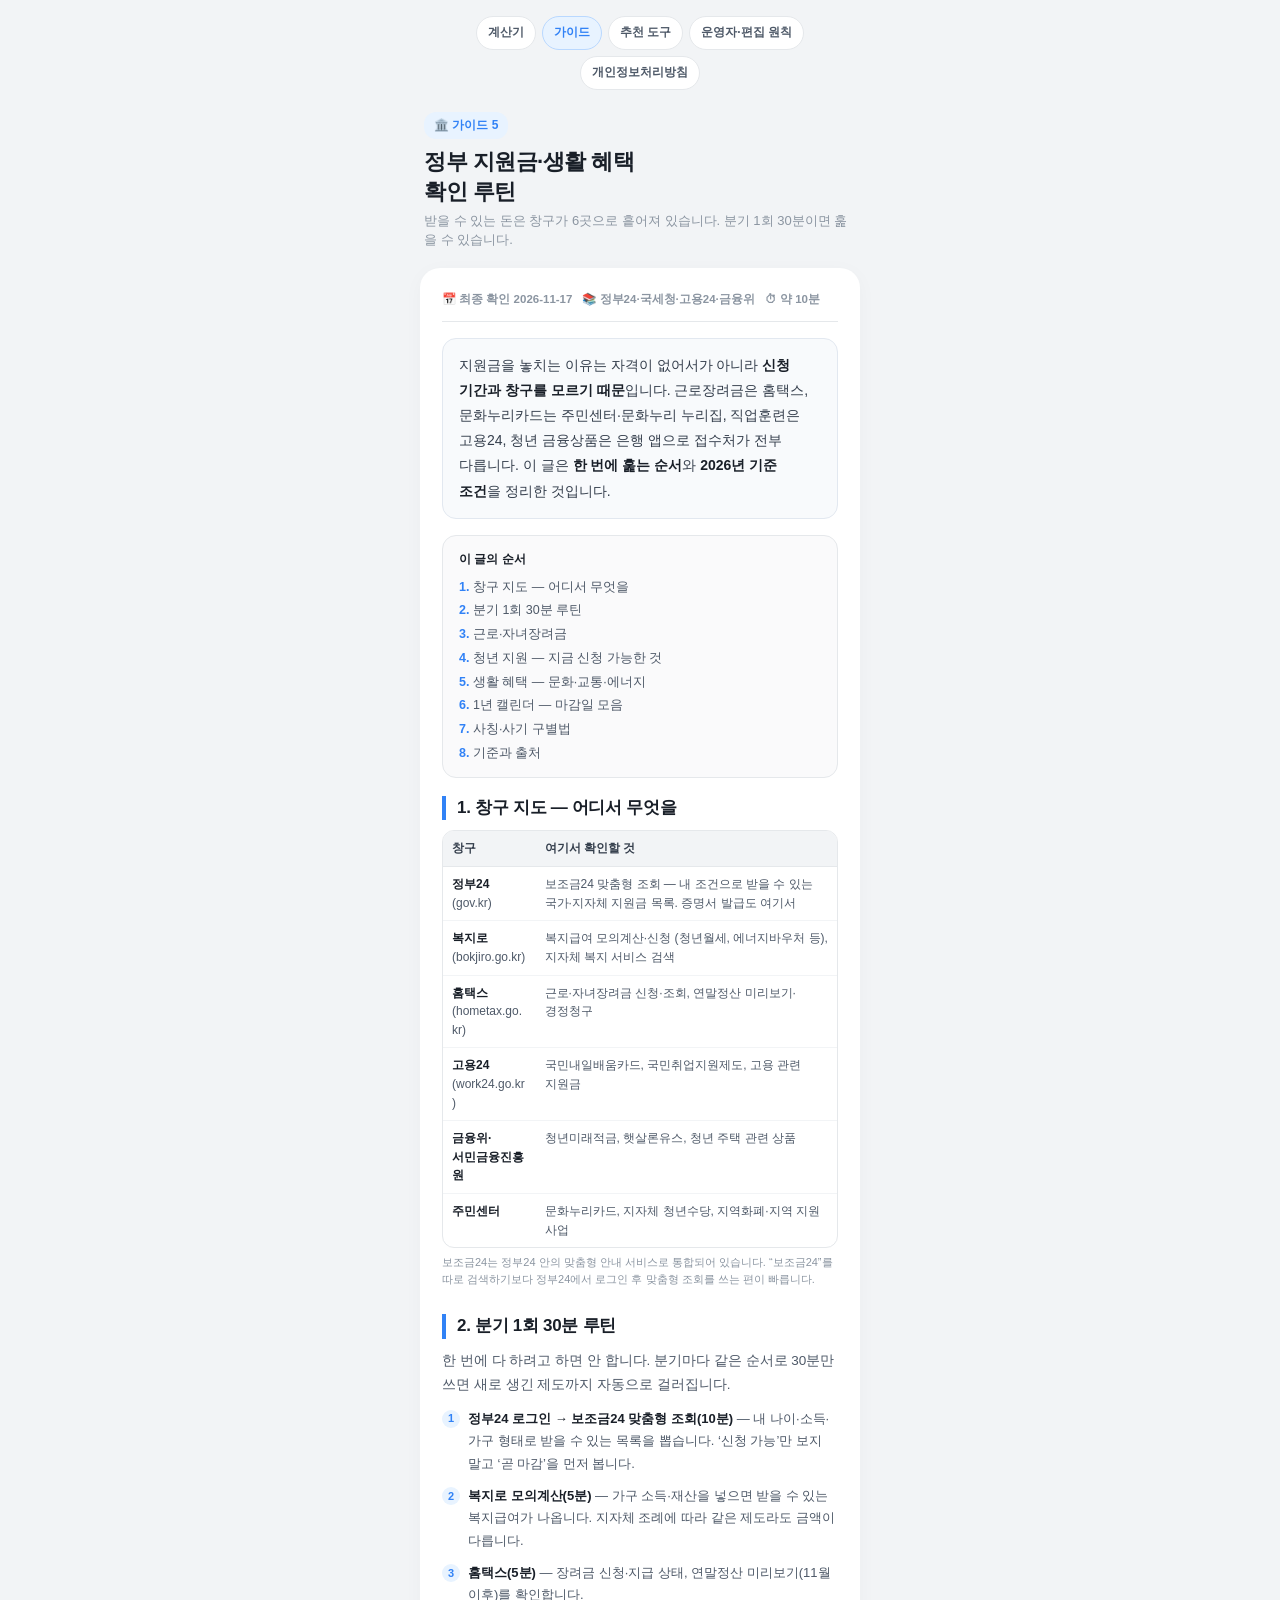
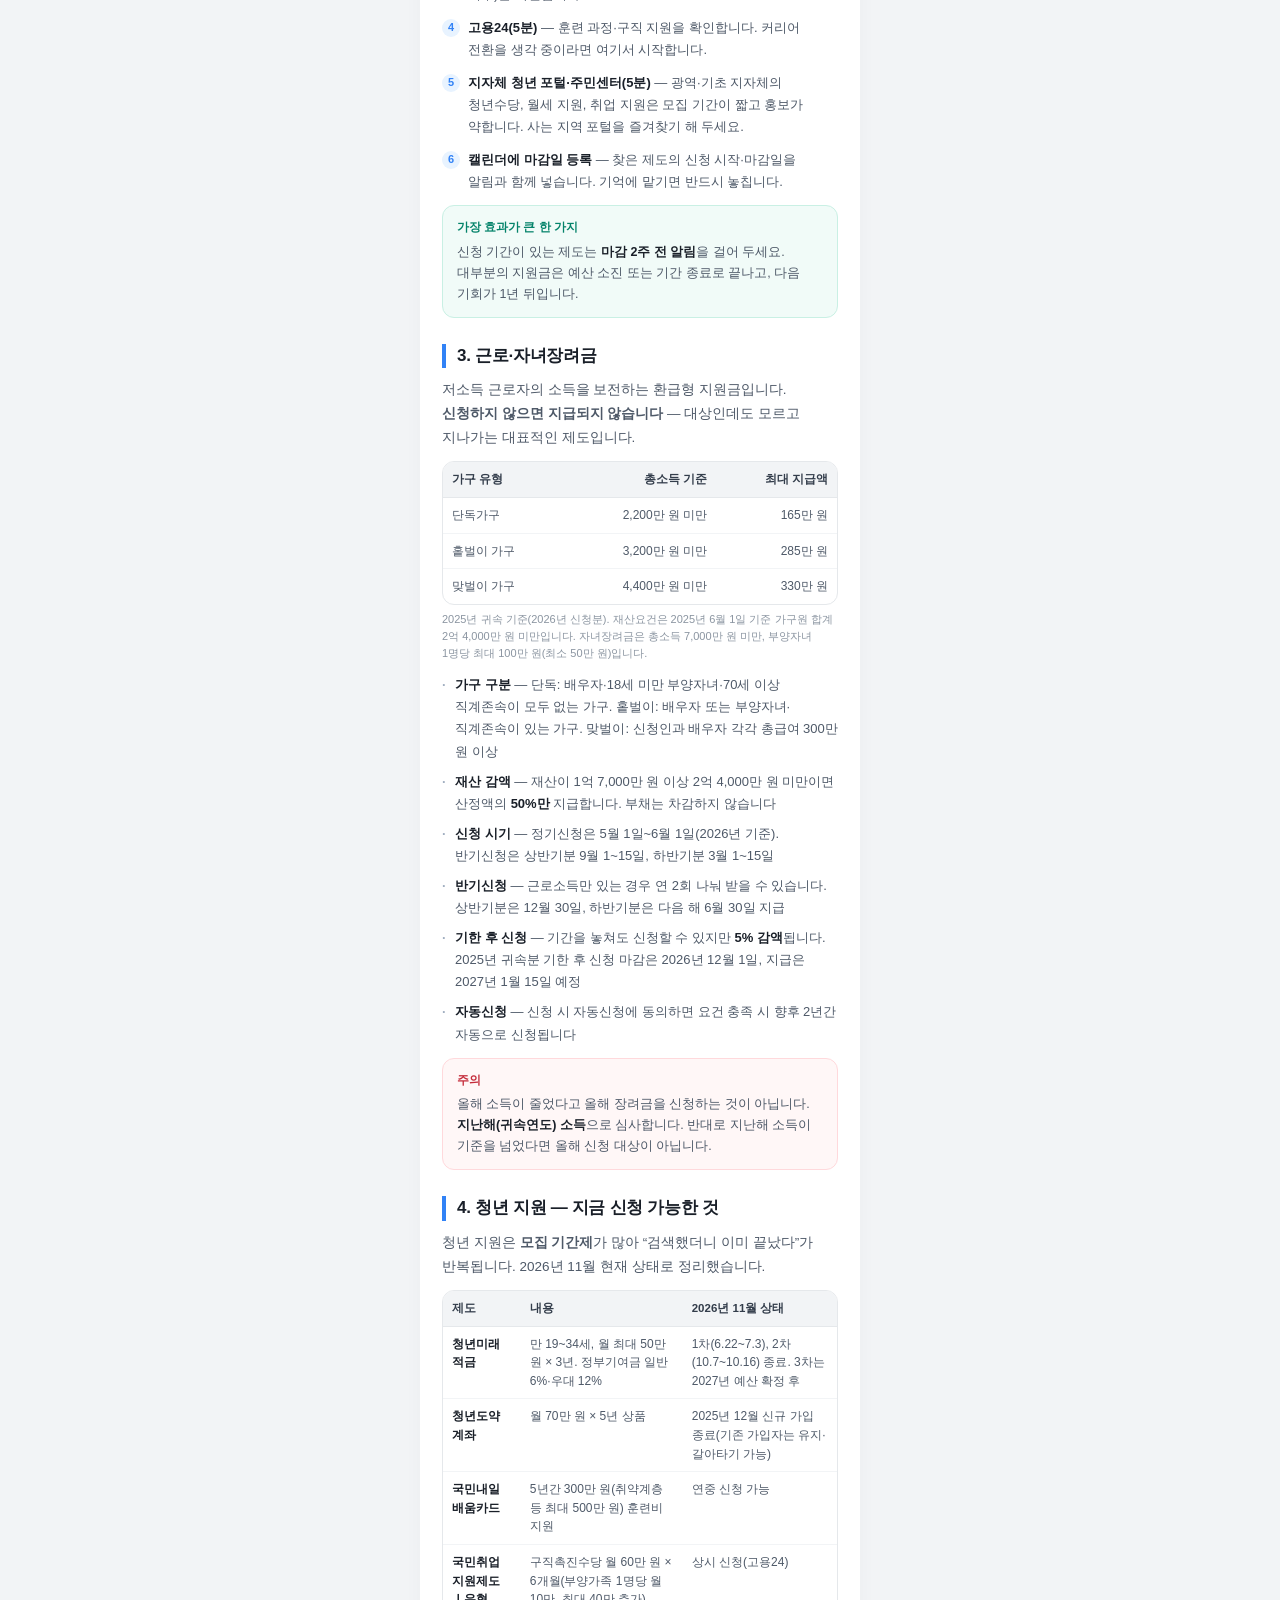
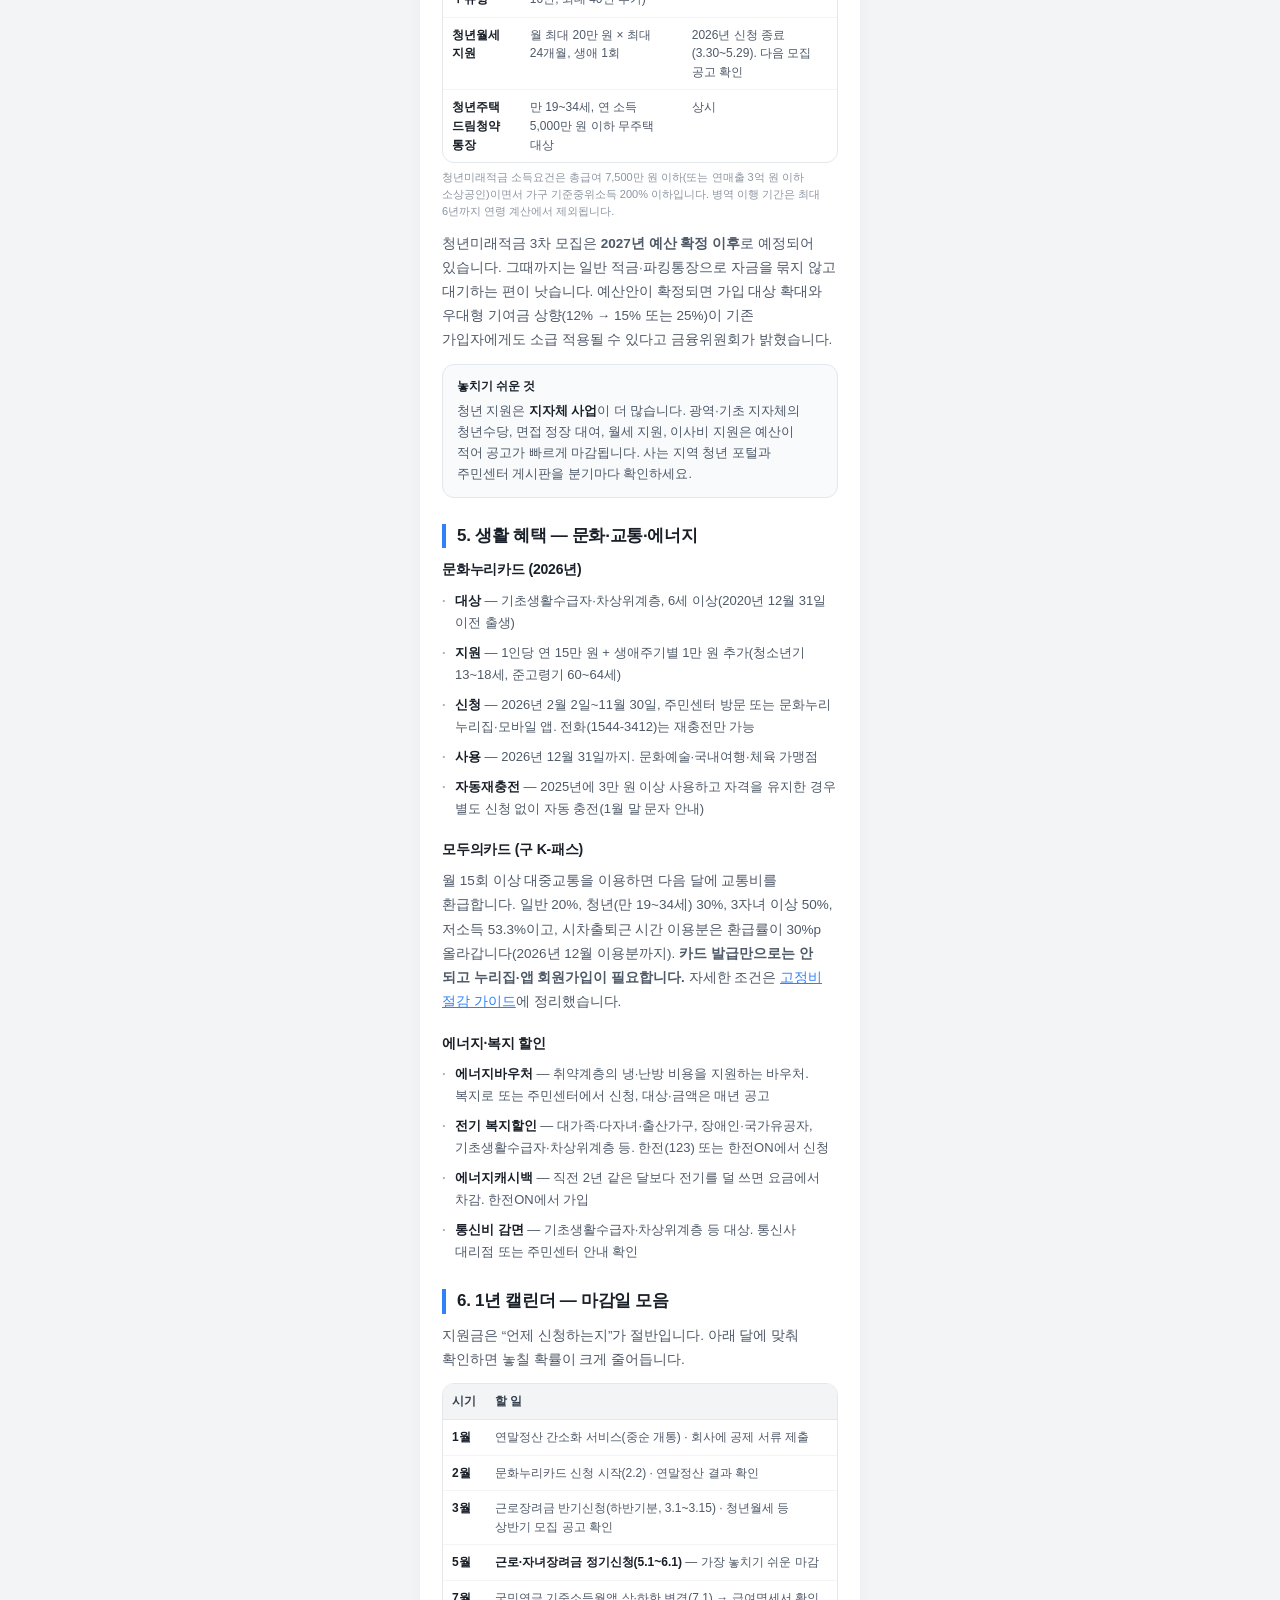
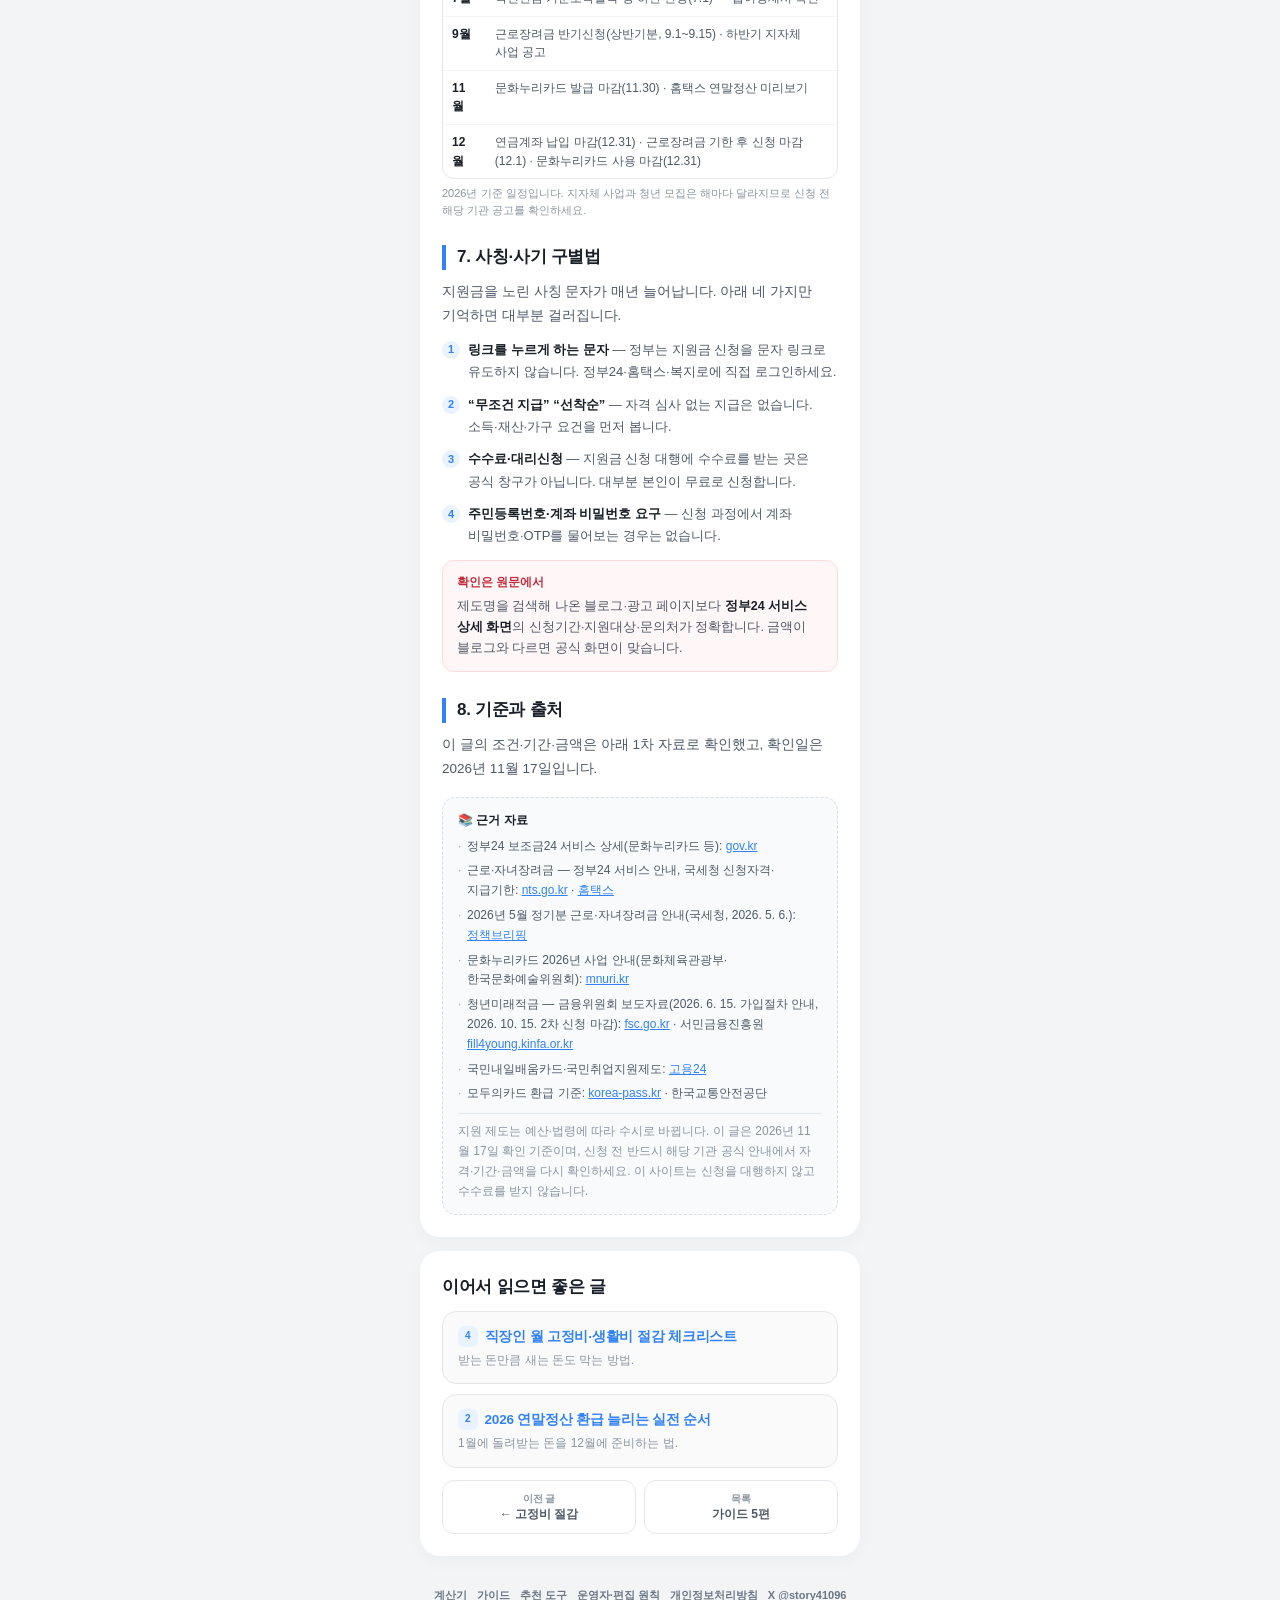
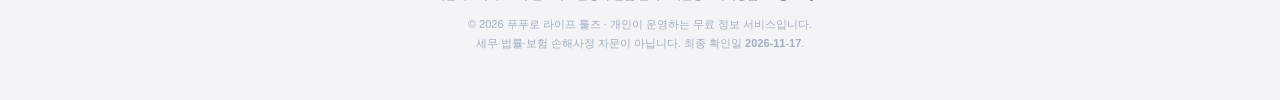
<file: guides/government-benefits-2026.html>
<!DOCTYPE html>
<html lang="ko">
<head>
  <meta charset="UTF-8">
  <meta name="viewport" content="width=device-width, initial-scale=1.0">
  <title>놓치기 쉬운 정부 지원금·생활 혜택 확인 루틴 — 2026년 조건과 신청 기간 | 푸푸로 라이프 툴즈</title>
  <meta name="description" content="정부24 보조금24, 복지로, 홈택스, 고용24로 흩어진 지원금을 한 번에 훑는 순서. 근로·자녀장려금, 문화누리카드, 국민내일배움카드, 청년미래적금의 2026년 조건과 신청 기간을 정리했습니다.">
  <meta name="robots" content="index,follow">
  <link rel="canonical" href="https://cyrillush.github.io/miniapp/guides/government-benefits-2026.html">
  <meta property="og:type" content="article">
  <meta property="og:title" content="놓치기 쉬운 정부 지원금·생활 혜택 확인 루틴">
  <meta property="og:description" content="창구가 6곳으로 흩어진 지원금을 분기 1회 30분으로 훑는 방법. 2026년 조건·기간 포함.">
  <meta property="og:url" content="https://cyrillush.github.io/miniapp/guides/government-benefits-2026.html">
  <meta property="og:site_name" content="푸푸로 라이프 툴즈">
  <meta property="og:locale" content="ko_KR">
  <meta name="twitter:card" content="summary">
  <link rel="stylesheet" href="guide.css">
  <script type="application/ld+json">
  {
    "@context": "https://schema.org",
    "@type": "Article",
    "headline": "놓치기 쉬운 정부 지원금·생활 혜택 확인 루틴",
    "description": "정부24·복지로·홈택스·고용24를 한 번에 확인하는 루틴과 2026년 주요 지원 제도의 조건·신청 기간.",
    "inLanguage": "ko",
    "datePublished": "2026-11-17",
    "dateModified": "2026-11-17",
    "author": { "@type": "Person", "name": "푸푸로", "url": "https://x.com/story41096" },
    "publisher": { "@type": "Organization", "name": "푸푸로 라이프 툴즈" },
    "mainEntityOfPage": "https://cyrillush.github.io/miniapp/guides/government-benefits-2026.html",
    "isPartOf": { "@type": "WebSite", "name": "푸푸로 라이프 툴즈", "url": "https://cyrillush.github.io/miniapp/" }
  }
  </script>
</head>
<body>

<div class="app-container">
  <nav class="site-nav">
    <a href="../index.html">계산기</a>
    <a href="index.html" class="active">가이드</a>
    <a href="../tools.html">추천 도구</a>
    <a href="../about.html">운영자·편집 원칙</a>
    <a href="../privacy.html">개인정보처리방침</a>
  </nav>

  <div class="top-header">
    <div class="brand-badge">🏛️ 가이드 5</div>
    <h1>정부 지원금·생활 혜택<br>확인 루틴</h1>
    <p class="sub">받을 수 있는 돈은 창구가 6곳으로 흩어져 있습니다. 분기 1회 30분이면 훑을 수 있습니다.</p>
  </div>

  <div class="card">
    <div class="article-meta">
      <span>📅 최종 확인 2026-11-17</span>
      <span>📚 정부24·국세청·고용24·금융위</span>
      <span>⏱ 약 10분</span>
    </div>

    <div class="lead">
      지원금을 놓치는 이유는 자격이 없어서가 아니라 <b>신청 기간과 창구를 모르기 때문</b>입니다. 근로장려금은 홈택스, 문화누리카드는 주민센터·문화누리 누리집, 직업훈련은 고용24, 청년 금융상품은 은행 앱으로 접수처가 전부 다릅니다. 이 글은 <b>한 번에 훑는 순서</b>와 <b>2026년 기준 조건</b>을 정리한 것입니다.
    </div>

    <div class="toc">
      <div class="toc-head">이 글의 순서</div>
      <ol>
        <li><a href="#s1">창구 지도 — 어디서 무엇을</a></li>
        <li><a href="#s2">분기 1회 30분 루틴</a></li>
        <li><a href="#s3">근로·자녀장려금</a></li>
        <li><a href="#s4">청년 지원 — 지금 신청 가능한 것</a></li>
        <li><a href="#s5">생활 혜택 — 문화·교통·에너지</a></li>
        <li><a href="#s6">1년 캘린더 — 마감일 모음</a></li>
        <li><a href="#s7">사칭·사기 구별법</a></li>
        <li><a href="#s8">기준과 출처</a></li>
      </ol>
    </div>

    <h2 class="sec" id="s1">1. 창구 지도 — 어디서 무엇을</h2>

    <div class="table-wrap">
      <table class="rate">
        <thead><tr><th>창구</th><th>여기서 확인할 것</th></tr></thead>
        <tbody>
          <tr><td><b>정부24</b> (gov.kr)</td><td>보조금24 맞춤형 조회 — 내 조건으로 받을 수 있는 국가·지자체 지원금 목록. 증명서 발급도 여기서</td></tr>
          <tr><td><b>복지로</b> (bokjiro.go.kr)</td><td>복지급여 모의계산·신청 (청년월세, 에너지바우처 등), 지자체 복지 서비스 검색</td></tr>
          <tr><td><b>홈택스</b> (hometax.go.kr)</td><td>근로·자녀장려금 신청·조회, 연말정산 미리보기·경정청구</td></tr>
          <tr><td><b>고용24</b> (work24.go.kr)</td><td>국민내일배움카드, 국민취업지원제도, 고용 관련 지원금</td></tr>
          <tr><td><b>금융위·서민금융진흥원</b></td><td>청년미래적금, 햇살론유스, 청년 주택 관련 상품</td></tr>
          <tr><td><b>주민센터</b></td><td>문화누리카드, 지자체 청년수당, 지역화폐·지역 지원 사업</td></tr>
        </tbody>
      </table>
    </div>
    <div class="table-caption">보조금24는 정부24 안의 맞춤형 안내 서비스로 통합되어 있습니다. “보조금24”를 따로 검색하기보다 정부24에서 로그인 후 맞춤형 조회를 쓰는 편이 빠릅니다.</div>

    <h2 class="sec" id="s2">2. 분기 1회 30분 루틴</h2>
    <p>한 번에 다 하려고 하면 안 합니다. 분기마다 같은 순서로 30분만 쓰면 새로 생긴 제도까지 자동으로 걸러집니다.</p>

    <ol class="num">
      <li><b>정부24 로그인 → 보조금24 맞춤형 조회(10분)</b> — 내 나이·소득·가구 형태로 받을 수 있는 목록을 뽑습니다. ‘신청 가능’만 보지 말고 ‘곧 마감’을 먼저 봅니다.</li>
      <li><b>복지로 모의계산(5분)</b> — 가구 소득·재산을 넣으면 받을 수 있는 복지급여가 나옵니다. 지자체 조례에 따라 같은 제도라도 금액이 다릅니다.</li>
      <li><b>홈택스(5분)</b> — 장려금 신청·지급 상태, 연말정산 미리보기(11월 이후)를 확인합니다.</li>
      <li><b>고용24(5분)</b> — 훈련 과정·구직 지원을 확인합니다. 커리어 전환을 생각 중이라면 여기서 시작합니다.</li>
      <li><b>지자체 청년 포털·주민센터(5분)</b> — 광역·기초 지자체의 청년수당, 월세 지원, 취업 지원은 모집 기간이 짧고 홍보가 약합니다. 사는 지역 포털을 즐겨찾기 해 두세요.</li>
      <li><b>캘린더에 마감일 등록</b> — 찾은 제도의 신청 시작·마감일을 알림과 함께 넣습니다. 기억에 맡기면 반드시 놓칩니다.</li>
    </ol>

    <div class="note tip">
      <span class="label">가장 효과가 큰 한 가지</span>
      신청 기간이 있는 제도는 <b>마감 2주 전 알림</b>을 걸어 두세요. 대부분의 지원금은 예산 소진 또는 기간 종료로 끝나고, 다음 기회가 1년 뒤입니다.
    </div>

    <h2 class="sec" id="s3">3. 근로·자녀장려금</h2>
    <p>저소득 근로자의 소득을 보전하는 환급형 지원금입니다. <b>신청하지 않으면 지급되지 않습니다</b> — 대상인데도 모르고 지나가는 대표적인 제도입니다.</p>

    <div class="table-wrap">
      <table class="rate">
        <thead><tr><th>가구 유형</th><th class="num">총소득 기준</th><th class="num">최대 지급액</th></tr></thead>
        <tbody>
          <tr><td>단독가구</td><td class="num">2,200만 원 미만</td><td class="num">165만 원</td></tr>
          <tr><td>홑벌이 가구</td><td class="num">3,200만 원 미만</td><td class="num">285만 원</td></tr>
          <tr><td>맞벌이 가구</td><td class="num">4,400만 원 미만</td><td class="num">330만 원</td></tr>
        </tbody>
      </table>
    </div>
    <div class="table-caption">2025년 귀속 기준(2026년 신청분). 재산요건은 2025년 6월 1일 기준 가구원 합계 2억 4,000만 원 미만입니다. 자녀장려금은 총소득 7,000만 원 미만, 부양자녀 1명당 최대 100만 원(최소 50만 원)입니다.</div>

    <ul class="list">
      <li><b>가구 구분</b> — 단독: 배우자·18세 미만 부양자녀·70세 이상 직계존속이 모두 없는 가구. 홑벌이: 배우자 또는 부양자녀·직계존속이 있는 가구. 맞벌이: 신청인과 배우자 각각 총급여 300만 원 이상</li>
      <li><b>재산 감액</b> — 재산이 1억 7,000만 원 이상 2억 4,000만 원 미만이면 산정액의 <b>50%만</b> 지급합니다. 부채는 차감하지 않습니다</li>
      <li><b>신청 시기</b> — 정기신청은 5월 1일~6월 1일(2026년 기준). 반기신청은 상반기분 9월 1~15일, 하반기분 3월 1~15일</li>
      <li><b>반기신청</b> — 근로소득만 있는 경우 연 2회 나눠 받을 수 있습니다. 상반기분은 12월 30일, 하반기분은 다음 해 6월 30일 지급</li>
      <li><b>기한 후 신청</b> — 기간을 놓쳐도 신청할 수 있지만 <b>5% 감액</b>됩니다. 2025년 귀속분 기한 후 신청 마감은 2026년 12월 1일, 지급은 2027년 1월 15일 예정</li>
      <li><b>자동신청</b> — 신청 시 자동신청에 동의하면 요건 충족 시 향후 2년간 자동으로 신청됩니다</li>
    </ul>

    <div class="note warn">
      <span class="label">주의</span>
      올해 소득이 줄었다고 올해 장려금을 신청하는 것이 아닙니다. <b>지난해(귀속연도) 소득</b>으로 심사합니다. 반대로 지난해 소득이 기준을 넘었다면 올해 신청 대상이 아닙니다.
    </div>

    <h2 class="sec" id="s4">4. 청년 지원 — 지금 신청 가능한 것</h2>
    <p>청년 지원은 <b>모집 기간제</b>가 많아 “검색했더니 이미 끝났다”가 반복됩니다. 2026년 11월 현재 상태로 정리했습니다.</p>

    <div class="table-wrap">
      <table class="rate">
        <thead><tr><th>제도</th><th>내용</th><th>2026년 11월 상태</th></tr></thead>
        <tbody>
          <tr><td><b>청년미래적금</b></td><td>만 19~34세, 월 최대 50만 원 × 3년. 정부기여금 일반 6%·우대 12%</td><td>1차(6.22~7.3), 2차(10.7~10.16) 종료. 3차는 2027년 예산 확정 후</td></tr>
          <tr><td><b>청년도약계좌</b></td><td>월 70만 원 × 5년 상품</td><td>2025년 12월 신규 가입 종료(기존 가입자는 유지·갈아타기 가능)</td></tr>
          <tr><td><b>국민내일배움카드</b></td><td>5년간 300만 원(취약계층 등 최대 500만 원) 훈련비 지원</td><td>연중 신청 가능</td></tr>
          <tr><td><b>국민취업지원제도 Ⅰ유형</b></td><td>구직촉진수당 월 60만 원 × 6개월(부양가족 1명당 월 10만, 최대 40만 추가)</td><td>상시 신청(고용24)</td></tr>
          <tr><td><b>청년월세 지원</b></td><td>월 최대 20만 원 × 최대 24개월, 생애 1회</td><td>2026년 신청 종료(3.30~5.29). 다음 모집 공고 확인</td></tr>
          <tr><td><b>청년주택드림청약통장</b></td><td>만 19~34세, 연 소득 5,000만 원 이하 무주택 대상</td><td>상시</td></tr>
        </tbody>
      </table>
    </div>
    <div class="table-caption">청년미래적금 소득요건은 총급여 7,500만 원 이하(또는 연매출 3억 원 이하 소상공인)이면서 가구 기준중위소득 200% 이하입니다. 병역 이행 기간은 최대 6년까지 연령 계산에서 제외됩니다.</div>

    <p>청년미래적금 3차 모집은 <b>2027년 예산 확정 이후</b>로 예정되어 있습니다. 그때까지는 일반 적금·파킹통장으로 자금을 묶지 않고 대기하는 편이 낫습니다. 예산안이 확정되면 가입 대상 확대와 우대형 기여금 상향(12% → 15% 또는 25%)이 기존 가입자에게도 소급 적용될 수 있다고 금융위원회가 밝혔습니다.</p>

    <div class="note">
      <span class="label">놓치기 쉬운 것</span>
      청년 지원은 <b>지자체 사업</b>이 더 많습니다. 광역·기초 지자체의 청년수당, 면접 정장 대여, 월세 지원, 이사비 지원은 예산이 적어 공고가 빠르게 마감됩니다. 사는 지역 청년 포털과 주민센터 게시판을 분기마다 확인하세요.
    </div>

    <h2 class="sec" id="s5">5. 생활 혜택 — 문화·교통·에너지</h2>

    <h3 class="sub">문화누리카드 (2026년)</h3>
    <ul class="list">
      <li><b>대상</b> — 기초생활수급자·차상위계층, 6세 이상(2020년 12월 31일 이전 출생)</li>
      <li><b>지원</b> — 1인당 연 15만 원 + 생애주기별 1만 원 추가(청소년기 13~18세, 준고령기 60~64세)</li>
      <li><b>신청</b> — 2026년 2월 2일~11월 30일, 주민센터 방문 또는 문화누리 누리집·모바일 앱. 전화(1544-3412)는 재충전만 가능</li>
      <li><b>사용</b> — 2026년 12월 31일까지. 문화예술·국내여행·체육 가맹점</li>
      <li><b>자동재충전</b> — 2025년에 3만 원 이상 사용하고 자격을 유지한 경우 별도 신청 없이 자동 충전(1월 말 문자 안내)</li>
    </ul>

    <h3 class="sub">모두의카드 (구 K-패스)</h3>
    <p>월 15회 이상 대중교통을 이용하면 다음 달에 교통비를 환급합니다. 일반 20%, 청년(만 19~34세) 30%, 3자녀 이상 50%, 저소득 53.3%이고, 시차출퇴근 시간 이용분은 환급률이 30%p 올라갑니다(2026년 12월 이용분까지). <b>카드 발급만으로는 안 되고 누리집·앱 회원가입이 필요합니다.</b> 자세한 조건은 <a href="monthly-cost-checklist.html">고정비 절감 가이드</a>에 정리했습니다.</p>

    <h3 class="sub">에너지·복지 할인</h3>
    <ul class="list">
      <li><b>에너지바우처</b> — 취약계층의 냉·난방 비용을 지원하는 바우처. 복지로 또는 주민센터에서 신청, 대상·금액은 매년 공고</li>
      <li><b>전기 복지할인</b> — 대가족·다자녀·출산가구, 장애인·국가유공자, 기초생활수급자·차상위계층 등. 한전(123) 또는 한전ON에서 신청</li>
      <li><b>에너지캐시백</b> — 직전 2년 같은 달보다 전기를 덜 쓰면 요금에서 차감. 한전ON에서 가입</li>
      <li><b>통신비 감면</b> — 기초생활수급자·차상위계층 등 대상. 통신사 대리점 또는 주민센터 안내 확인</li>
    </ul>

    <h2 class="sec" id="s6">6. 1년 캘린더 — 마감일 모음</h2>
    <p>지원금은 “언제 신청하는지”가 절반입니다. 아래 달에 맞춰 확인하면 놓칠 확률이 크게 줄어듭니다.</p>

    <div class="table-wrap">
      <table class="rate">
        <thead><tr><th>시기</th><th>할 일</th></tr></thead>
        <tbody>
          <tr><td><b>1월</b></td><td>연말정산 간소화 서비스(중순 개통) · 회사에 공제 서류 제출</td></tr>
          <tr><td><b>2월</b></td><td>문화누리카드 신청 시작(2.2) · 연말정산 결과 확인</td></tr>
          <tr><td><b>3월</b></td><td>근로장려금 반기신청(하반기분, 3.1~3.15) · 청년월세 등 상반기 모집 공고 확인</td></tr>
          <tr><td><b>5월</b></td><td><b>근로·자녀장려금 정기신청(5.1~6.1)</b> — 가장 놓치기 쉬운 마감</td></tr>
          <tr><td><b>7월</b></td><td>국민연금 기준소득월액 상·하한 변경(7.1) → 급여명세서 확인</td></tr>
          <tr><td><b>9월</b></td><td>근로장려금 반기신청(상반기분, 9.1~9.15) · 하반기 지자체 사업 공고</td></tr>
          <tr><td><b>11월</b></td><td>문화누리카드 발급 마감(11.30) · 홈택스 연말정산 미리보기</td></tr>
          <tr><td><b>12월</b></td><td>연금계좌 납입 마감(12.31) · 근로장려금 기한 후 신청 마감(12.1) · 문화누리카드 사용 마감(12.31)</td></tr>
        </tbody>
      </table>
    </div>
    <div class="table-caption">2026년 기준 일정입니다. 지자체 사업과 청년 모집은 해마다 달라지므로 신청 전 해당 기관 공고를 확인하세요.</div>

    <h2 class="sec" id="s7">7. 사칭·사기 구별법</h2>
    <p>지원금을 노린 사칭 문자가 매년 늘어납니다. 아래 네 가지만 기억하면 대부분 걸러집니다.</p>
    <ol class="num">
      <li><b>링크를 누르게 하는 문자</b> — 정부는 지원금 신청을 문자 링크로 유도하지 않습니다. 정부24·홈택스·복지로에 직접 로그인하세요.</li>
      <li><b>“무조건 지급” “선착순”</b> — 자격 심사 없는 지급은 없습니다. 소득·재산·가구 요건을 먼저 봅니다.</li>
      <li><b>수수료·대리신청</b> — 지원금 신청 대행에 수수료를 받는 곳은 공식 창구가 아닙니다. 대부분 본인이 무료로 신청합니다.</li>
      <li><b>주민등록번호·계좌 비밀번호 요구</b> — 신청 과정에서 계좌 비밀번호·OTP를 물어보는 경우는 없습니다.</li>
    </ol>
    <div class="note warn">
      <span class="label">확인은 원문에서</span>
      제도명을 검색해 나온 블로그·광고 페이지보다 <b>정부24 서비스 상세 화면</b>의 신청기간·지원대상·문의처가 정확합니다. 금액이 블로그와 다르면 공식 화면이 맞습니다.
    </div>

    <h2 class="sec" id="s8">8. 기준과 출처</h2>
    <p>이 글의 조건·기간·금액은 아래 1차 자료로 확인했고, 확인일은 2026년 11월 17일입니다.</p>

    <div class="source-box">
      <span class="source-head">📚 근거 자료</span>
      <ul>
        <li>정부24 보조금24 서비스 상세(문화누리카드 등): <a href="https://www.gov.kr" target="_blank" rel="noopener">gov.kr</a></li>
        <li>근로·자녀장려금 — 정부24 서비스 안내, 국세청 신청자격·지급기한: <a href="https://www.nts.go.kr/nts/cm/cntnts/cntntsView.do?cntntsId=7784&amp;mi=2452" target="_blank" rel="noopener">nts.go.kr</a> · <a href="https://hometax.go.kr" target="_blank" rel="noopener">홈택스</a></li>
        <li>2026년 5월 정기분 근로·자녀장려금 안내(국세청, 2026. 5. 6.): <a href="https://www.korea.kr/news/policyNewsView.do?newsId=148963894" target="_blank" rel="noopener">정책브리핑</a></li>
        <li>문화누리카드 2026년 사업 안내(문화체육관광부·한국문화예술위원회): <a href="https://www.mnuri.kr" target="_blank" rel="noopener">mnuri.kr</a></li>
        <li>청년미래적금 — 금융위원회 보도자료(2026. 6. 15. 가입절차 안내, 2026. 10. 15. 2차 신청 마감): <a href="https://www.fsc.go.kr" target="_blank" rel="noopener">fsc.go.kr</a> · 서민금융진흥원 <a href="https://fill4young.kinfa.or.kr" target="_blank" rel="noopener">fill4young.kinfa.or.kr</a></li>
        <li>국민내일배움카드·국민취업지원제도: <a href="https://www.work24.go.kr" target="_blank" rel="noopener">고용24</a></li>
        <li>모두의카드 환급 기준: <a href="https://korea-pass.kr" target="_blank" rel="noopener">korea-pass.kr</a> · 한국교통안전공단</li>
      </ul>
      <span class="source-note">지원 제도는 예산·법령에 따라 수시로 바뀝니다. 이 글은 2026년 11월 17일 확인 기준이며, 신청 전 반드시 해당 기관 공식 안내에서 자격·기간·금액을 다시 확인하세요. 이 사이트는 신청을 대행하지 않고 수수료를 받지 않습니다.</span>
    </div>
  </div>

  <div class="card">
    <div class="card-title">이어서 읽으면 좋은 글</div>
    <div class="guide-list">
      <a class="guide-item" href="monthly-cost-checklist.html">
        <div class="g-top"><span class="g-num">4</span><span class="g-title">직장인 월 고정비·생활비 절감 체크리스트</span></div>
        <div class="g-desc">받는 돈만큼 새는 돈도 막는 방법.</div>
      </a>
      <a class="guide-item" href="year-end-tax-refund-2026.html">
        <div class="g-top"><span class="g-num">2</span><span class="g-title">2026 연말정산 환급 늘리는 실전 순서</span></div>
        <div class="g-desc">1월에 돌려받는 돈을 12월에 준비하는 법.</div>
      </a>
    </div>
    <div class="pager" style="margin-top: 12px;">
      <a href="monthly-cost-checklist.html"><span>이전 글</span>← 고정비 절감</a>
      <a href="index.html"><span>목록</span>가이드 5편</a>
    </div>
  </div>

  <div class="footer">
    <div class="footer-links">
      <a href="../index.html">계산기</a>
      <a href="index.html">가이드</a>
      <a href="../tools.html">추천 도구</a>
      <a href="../about.html">운영자·편집 원칙</a>
      <a href="../privacy.html">개인정보처리방침</a>
      <a href="https://x.com/story41096" target="_blank" rel="noopener">X @story41096</a>
    </div>
    © 2026 푸푸로 라이프 툴즈 · 개인이 운영하는 무료 정보 서비스입니다.<br>
    세무·법률·보험 손해사정 자문이 아닙니다. 최종 확인일 <b>2026-11-17</b>.
  </div>
</div>

</body>
</html>
</file>
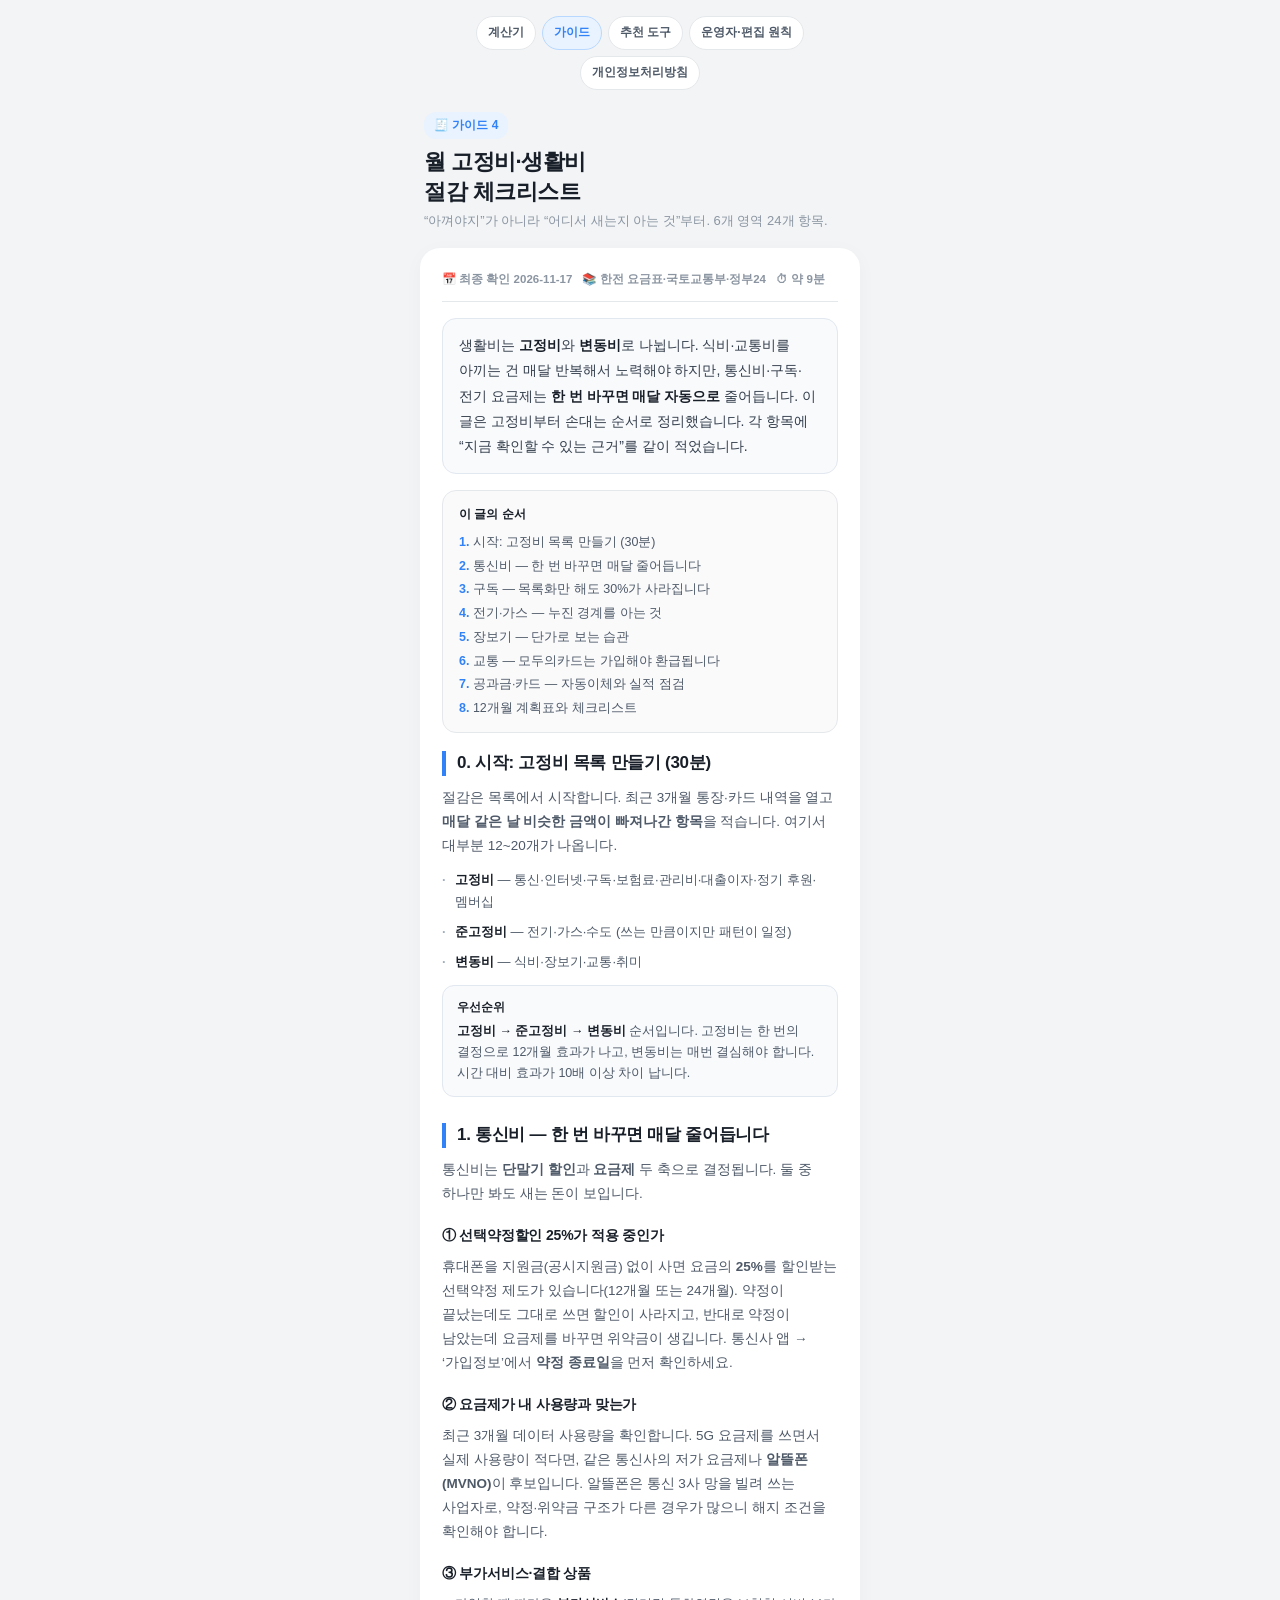
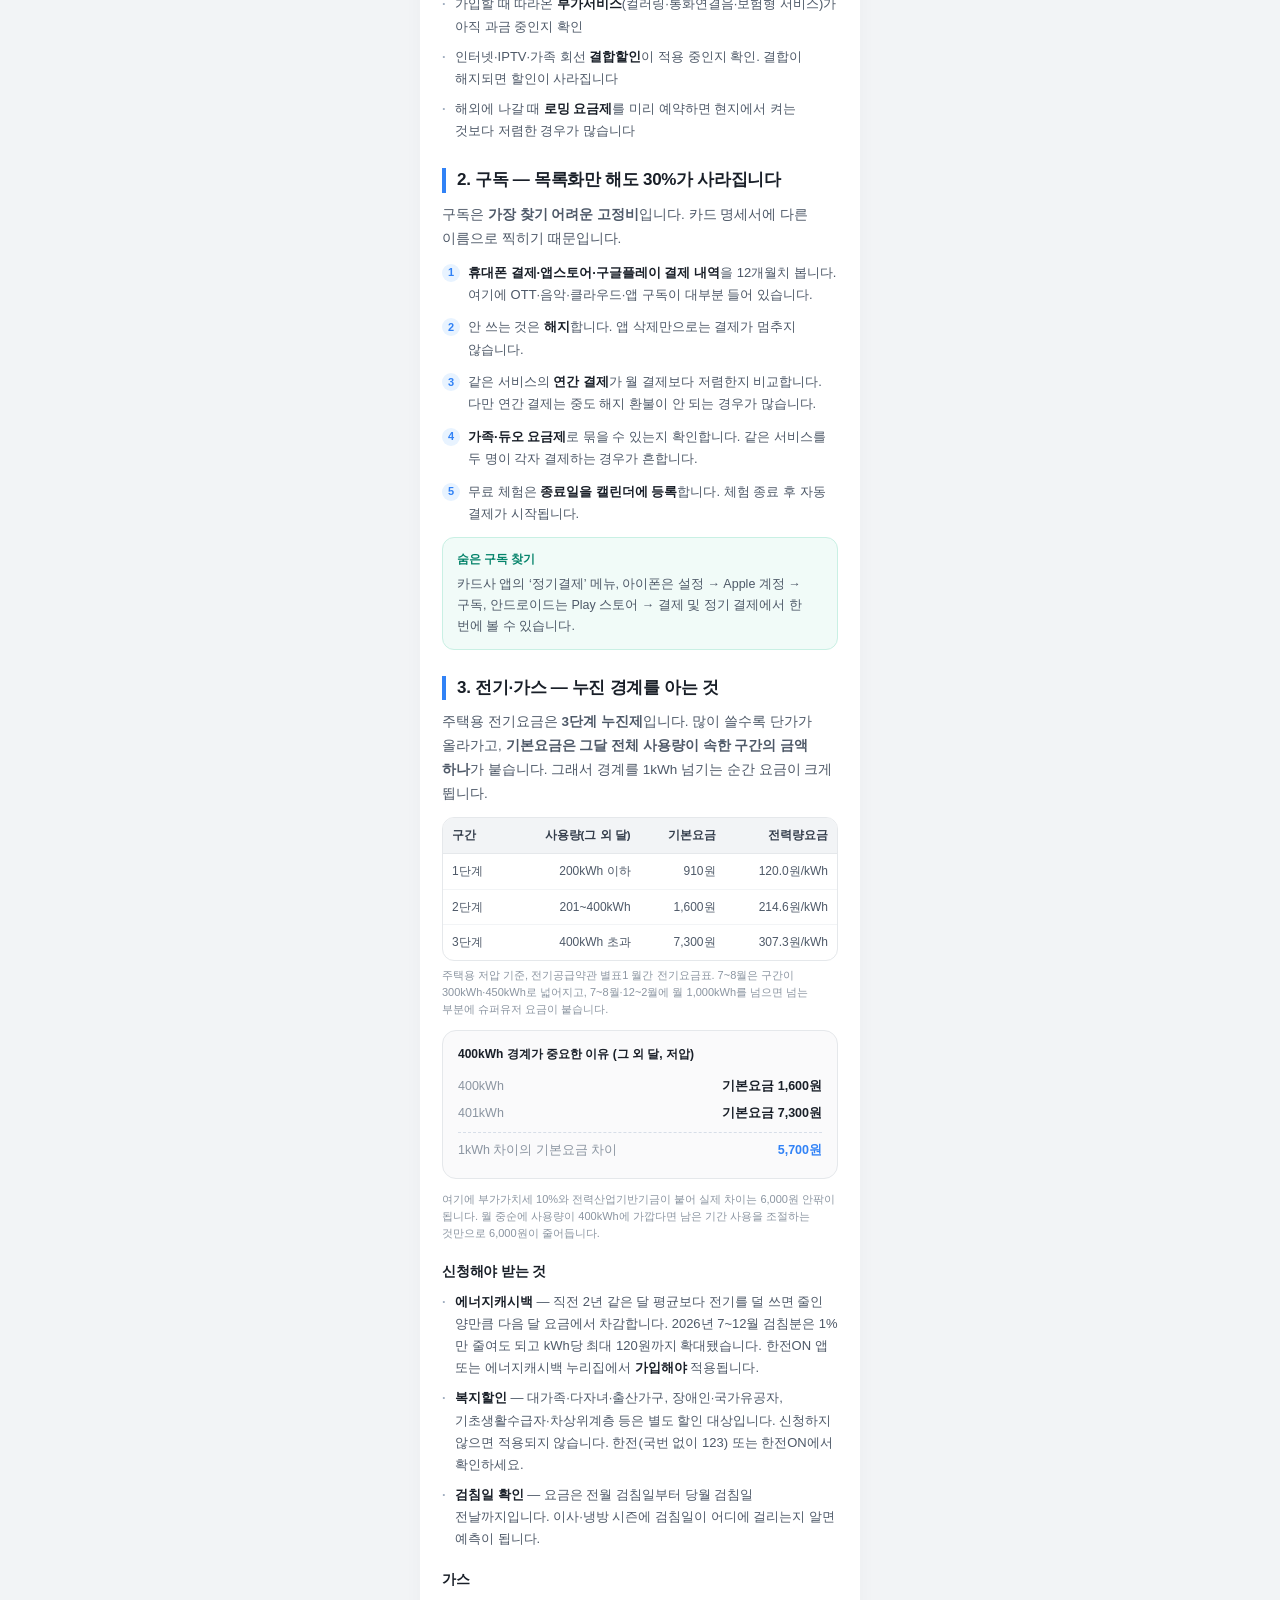
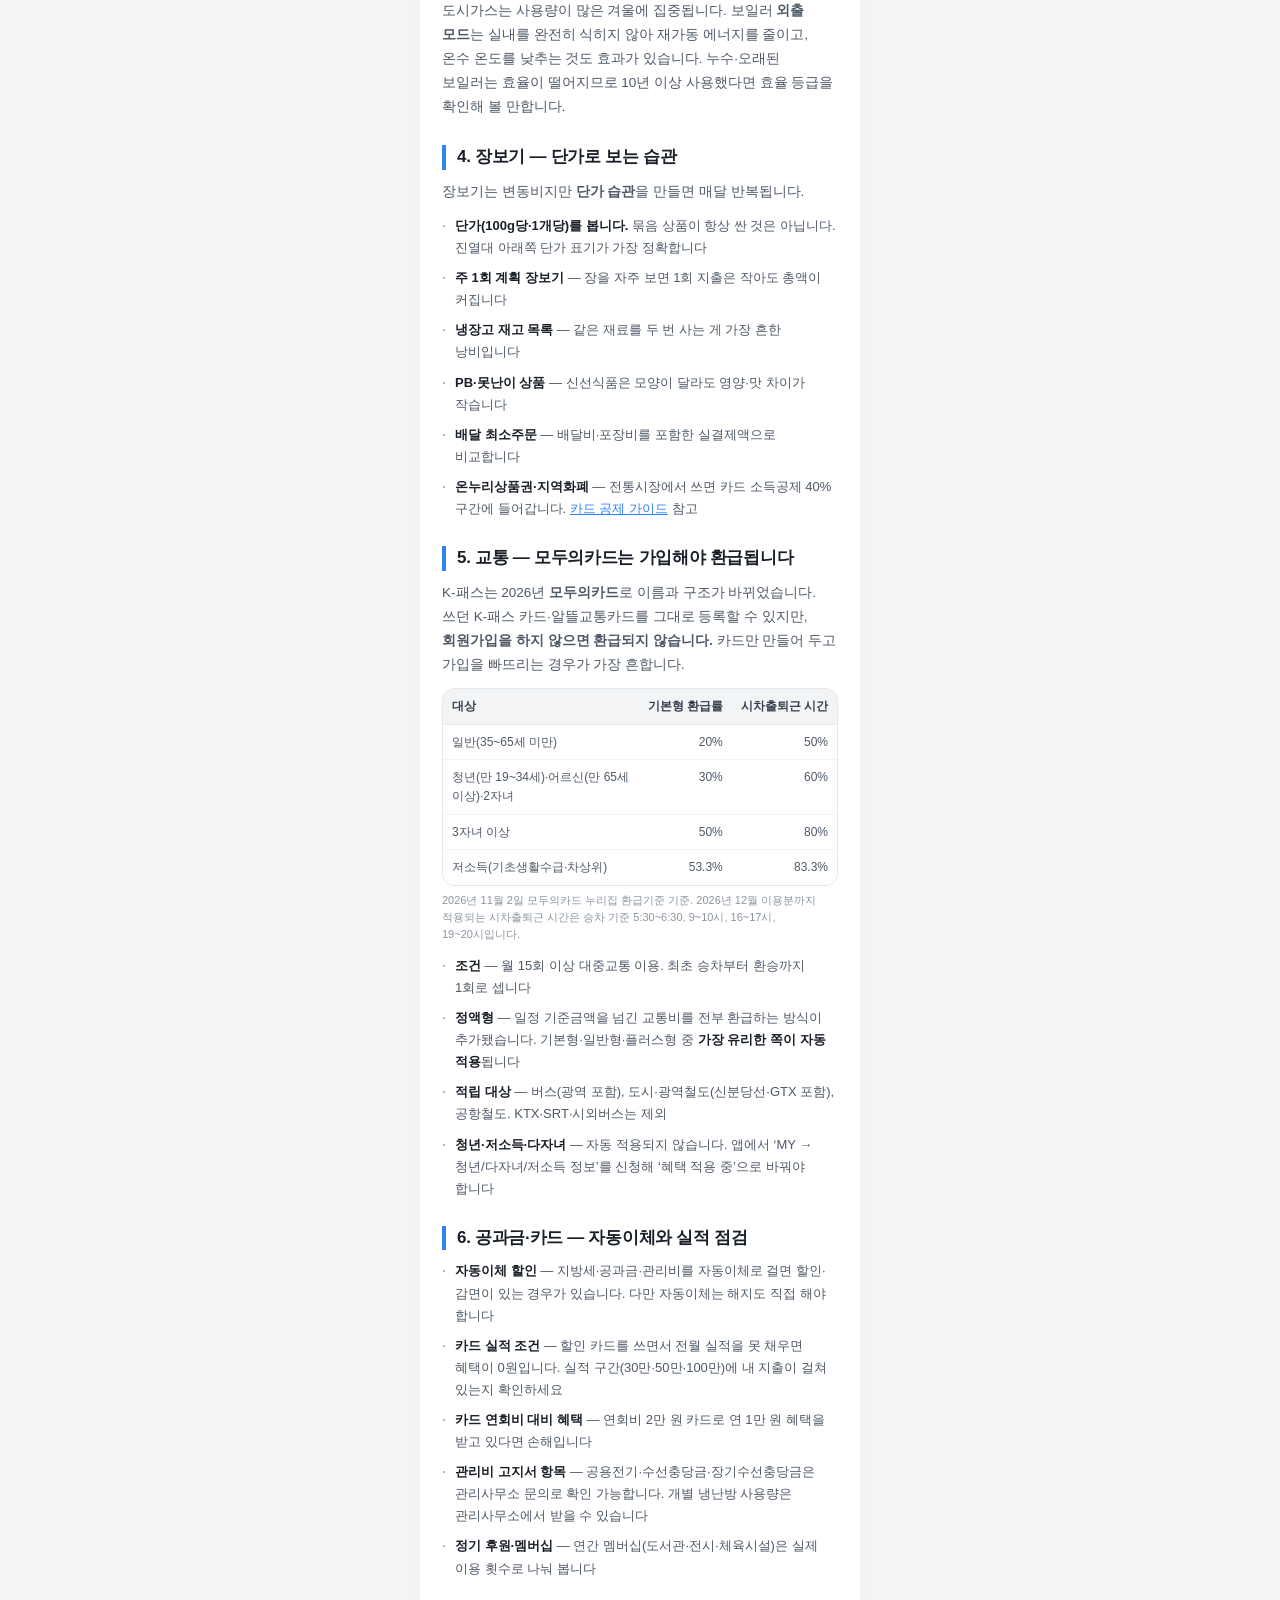
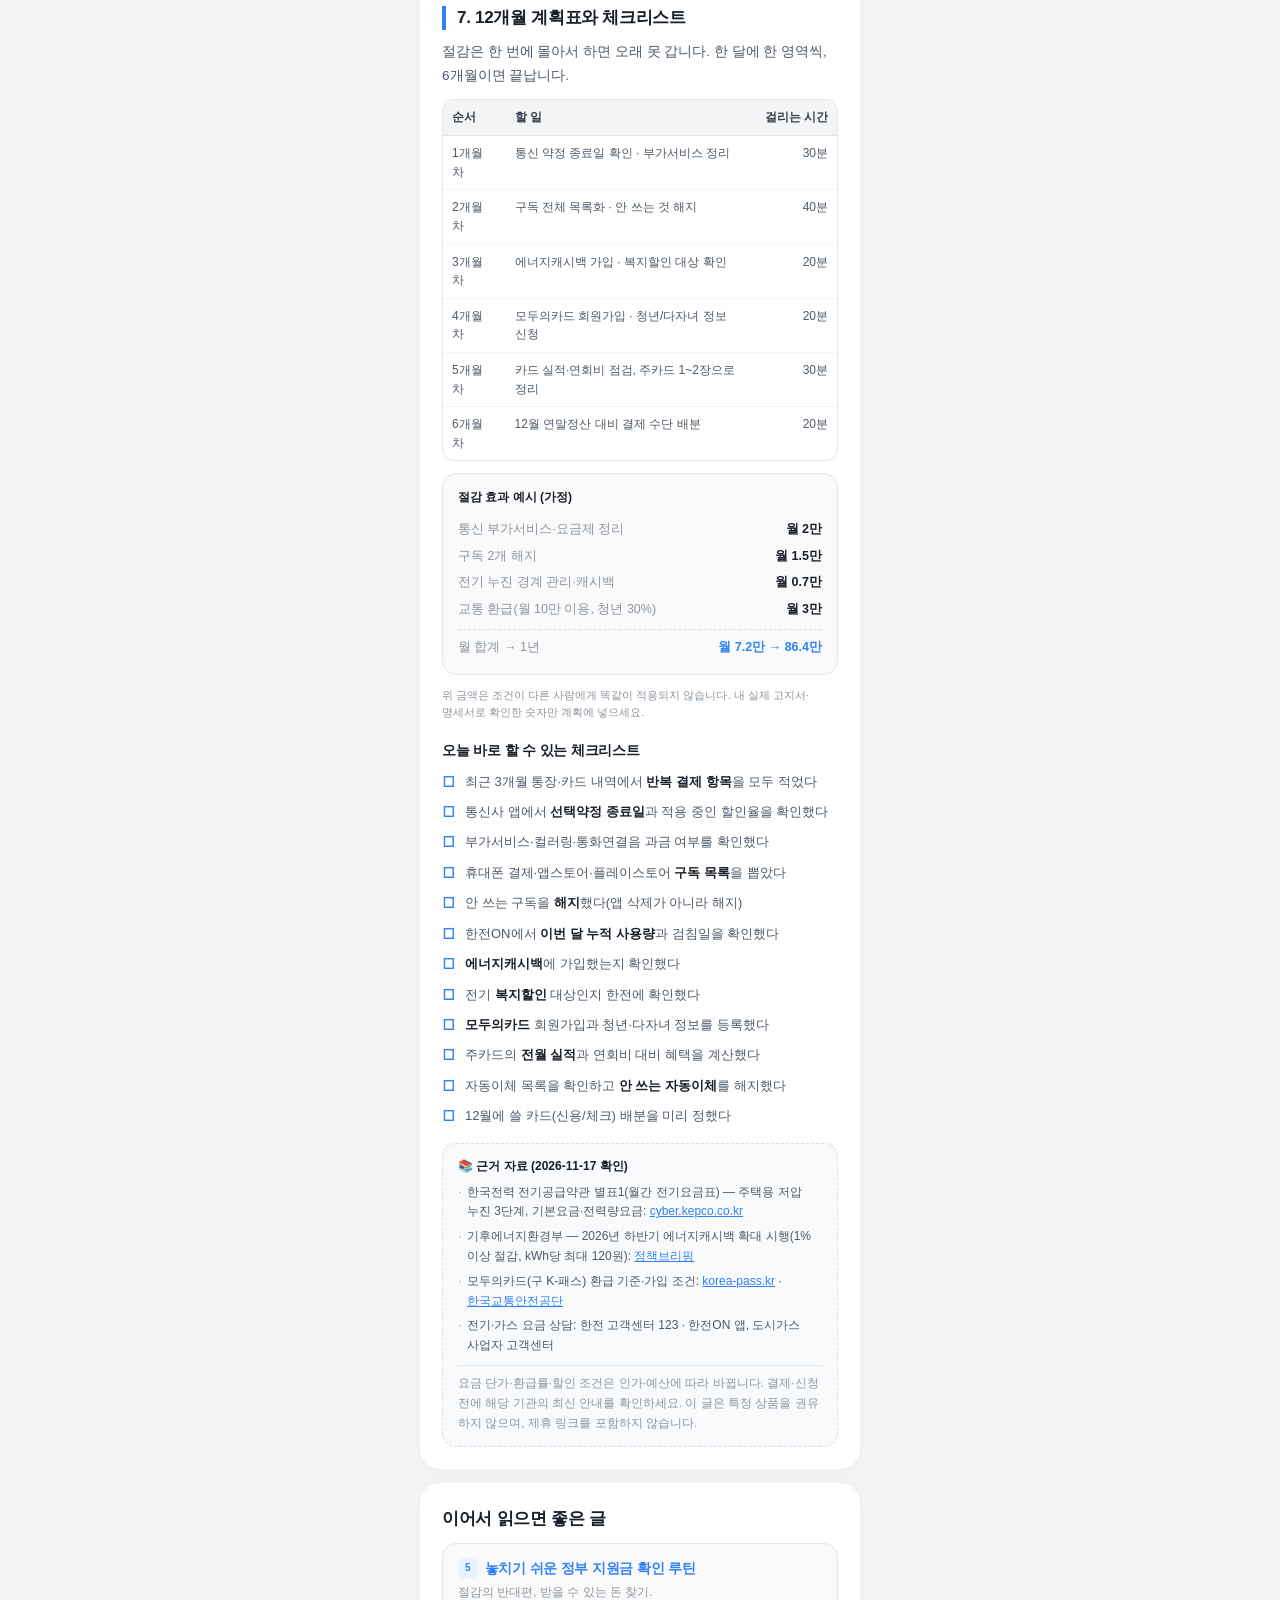
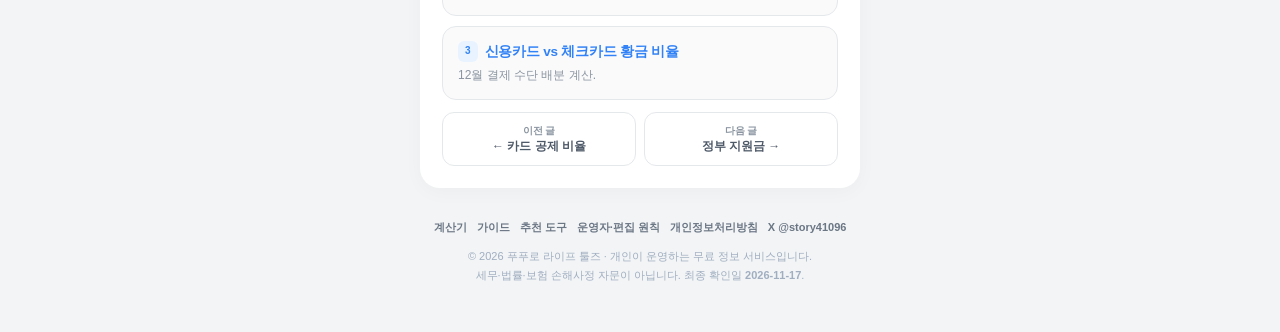
<file: guides/monthly-cost-checklist.html>
<!DOCTYPE html>
<html lang="ko">
<head>
  <meta charset="UTF-8">
  <meta name="viewport" content="width=device-width, initial-scale=1.0">
  <title>직장인 월 고정비·생활비 절감 체크리스트 — 통신·구독·전기·교통 | 푸푸로 라이프 툴즈</title>
  <meta name="description" content="통신비·구독·전기·가스·장보기·교통·공과금 6개 영역에서 실제로 줄일 수 있는 항목을 순서대로 정리했습니다. 전기요금 누진 200·400kWh 경계, 에너지캐시백, 모두의카드(2026년 K-패스 개편) 조건 포함.">
  <meta name="robots" content="index,follow">
  <link rel="canonical" href="https://cyrillush.github.io/miniapp/guides/monthly-cost-checklist.html">
  <meta property="og:type" content="article">
  <meta property="og:title" content="직장인 월 고정비·생활비 절감 체크리스트">
  <meta property="og:description" content="줄일 수 있는 것과 없는 것을 구분하고, 6개 영역을 한 번에 점검하는 순서.">
  <meta property="og:url" content="https://cyrillush.github.io/miniapp/guides/monthly-cost-checklist.html">
  <meta property="og:site_name" content="푸푸로 라이프 툴즈">
  <meta property="og:locale" content="ko_KR">
  <meta name="twitter:card" content="summary">
  <link rel="stylesheet" href="guide.css">
  <script type="application/ld+json">
  {
    "@context": "https://schema.org",
    "@type": "Article",
    "headline": "직장인 월 고정비·생활비 절감 체크리스트",
    "description": "통신비·구독·전기·가스·장보기·교통·공과금을 순서대로 점검하는 절감 루틴과 2026년 제도 조건.",
    "inLanguage": "ko",
    "datePublished": "2026-11-17",
    "dateModified": "2026-11-17",
    "author": { "@type": "Person", "name": "푸푸로", "url": "https://x.com/story41096" },
    "publisher": { "@type": "Organization", "name": "푸푸로 라이프 툴즈" },
    "mainEntityOfPage": "https://cyrillush.github.io/miniapp/guides/monthly-cost-checklist.html",
    "isPartOf": { "@type": "WebSite", "name": "푸푸로 라이프 툴즈", "url": "https://cyrillush.github.io/miniapp/" }
  }
  </script>
</head>
<body>

<div class="app-container">
  <nav class="site-nav">
    <a href="../index.html">계산기</a>
    <a href="index.html" class="active">가이드</a>
    <a href="../tools.html">추천 도구</a>
    <a href="../about.html">운영자·편집 원칙</a>
    <a href="../privacy.html">개인정보처리방침</a>
  </nav>

  <div class="top-header">
    <div class="brand-badge">🧾 가이드 4</div>
    <h1>월 고정비·생활비<br>절감 체크리스트</h1>
    <p class="sub">“아껴야지”가 아니라 “어디서 새는지 아는 것”부터. 6개 영역 24개 항목.</p>
  </div>

  <div class="card">
    <div class="article-meta">
      <span>📅 최종 확인 2026-11-17</span>
      <span>📚 한전 요금표·국토교통부·정부24</span>
      <span>⏱ 약 9분</span>
    </div>

    <div class="lead">
      생활비는 <b>고정비</b>와 <b>변동비</b>로 나뉩니다. 식비·교통비를 아끼는 건 매달 반복해서 노력해야 하지만, 통신비·구독·전기 요금제는 <b>한 번 바꾸면 매달 자동으로</b> 줄어듭니다. 이 글은 고정비부터 손대는 순서로 정리했습니다. 각 항목에 “지금 확인할 수 있는 근거”를 같이 적었습니다.
    </div>

    <div class="toc">
      <div class="toc-head">이 글의 순서</div>
      <ol>
        <li><a href="#s0">시작: 고정비 목록 만들기 (30분)</a></li>
        <li><a href="#s1">통신비 — 한 번 바꾸면 매달 줄어듭니다</a></li>
        <li><a href="#s2">구독 — 목록화만 해도 30%가 사라집니다</a></li>
        <li><a href="#s3">전기·가스 — 누진 경계를 아는 것</a></li>
        <li><a href="#s4">장보기 — 단가로 보는 습관</a></li>
        <li><a href="#s5">교통 — 모두의카드는 가입해야 환급됩니다</a></li>
        <li><a href="#s6">공과금·카드 — 자동이체와 실적 점검</a></li>
        <li><a href="#s7">12개월 계획표와 체크리스트</a></li>
      </ol>
    </div>

    <h2 class="sec" id="s0">0. 시작: 고정비 목록 만들기 (30분)</h2>
    <p>절감은 목록에서 시작합니다. 최근 3개월 통장·카드 내역을 열고 <b>매달 같은 날 비슷한 금액이 빠져나간 항목</b>을 적습니다. 여기서 대부분 12~20개가 나옵니다.</p>
    <ul class="list">
      <li><b>고정비</b> — 통신·인터넷·구독·보험료·관리비·대출이자·정기 후원·멤버십</li>
      <li><b>준고정비</b> — 전기·가스·수도 (쓰는 만큼이지만 패턴이 일정)</li>
      <li><b>변동비</b> — 식비·장보기·교통·취미</li>
    </ul>
    <div class="note">
      <span class="label">우선순위</span>
      <b>고정비 → 준고정비 → 변동비</b> 순서입니다. 고정비는 한 번의 결정으로 12개월 효과가 나고, 변동비는 매번 결심해야 합니다. 시간 대비 효과가 10배 이상 차이 납니다.
    </div>

    <h2 class="sec" id="s1">1. 통신비 — 한 번 바꾸면 매달 줄어듭니다</h2>
    <p>통신비는 <b>단말기 할인</b>과 <b>요금제</b> 두 축으로 결정됩니다. 둘 중 하나만 봐도 새는 돈이 보입니다.</p>

    <h3 class="sub">① 선택약정할인 25%가 적용 중인가</h3>
    <p>휴대폰을 지원금(공시지원금) 없이 사면 요금의 <b>25%</b>를 할인받는 선택약정 제도가 있습니다(12개월 또는 24개월). 약정이 끝났는데도 그대로 쓰면 할인이 사라지고, 반대로 약정이 남았는데 요금제를 바꾸면 위약금이 생깁니다. 통신사 앱 → ‘가입정보’에서 <b>약정 종료일</b>을 먼저 확인하세요.</p>

    <h3 class="sub">② 요금제가 내 사용량과 맞는가</h3>
    <p>최근 3개월 데이터 사용량을 확인합니다. 5G 요금제를 쓰면서 실제 사용량이 적다면, 같은 통신사의 저가 요금제나 <b>알뜰폰(MVNO)</b>이 후보입니다. 알뜰폰은 통신 3사 망을 빌려 쓰는 사업자로, 약정·위약금 구조가 다른 경우가 많으니 해지 조건을 확인해야 합니다.</p>

    <h3 class="sub">③ 부가서비스·결합 상품</h3>
    <ul class="list">
      <li>가입할 때 따라온 <b>부가서비스</b>(컬러링·통화연결음·보험형 서비스)가 아직 과금 중인지 확인</li>
      <li>인터넷·IPTV·가족 회선 <b>결합할인</b>이 적용 중인지 확인. 결합이 해지되면 할인이 사라집니다</li>
      <li>해외에 나갈 때 <b>로밍 요금제</b>를 미리 예약하면 현지에서 켜는 것보다 저렴한 경우가 많습니다</li>
    </ul>

    <h2 class="sec" id="s2">2. 구독 — 목록화만 해도 30%가 사라집니다</h2>
    <p>구독은 <b>가장 찾기 어려운 고정비</b>입니다. 카드 명세서에 다른 이름으로 찍히기 때문입니다.</p>
    <ol class="num">
      <li><b>휴대폰 결제·앱스토어·구글플레이 결제 내역</b>을 12개월치 봅니다. 여기에 OTT·음악·클라우드·앱 구독이 대부분 들어 있습니다.</li>
      <li>안 쓰는 것은 <b>해지</b>합니다. 앱 삭제만으로는 결제가 멈추지 않습니다.</li>
      <li>같은 서비스의 <b>연간 결제</b>가 월 결제보다 저렴한지 비교합니다. 다만 연간 결제는 중도 해지 환불이 안 되는 경우가 많습니다.</li>
      <li><b>가족·듀오 요금제</b>로 묶을 수 있는지 확인합니다. 같은 서비스를 두 명이 각자 결제하는 경우가 흔합니다.</li>
      <li>무료 체험은 <b>종료일을 캘린더에 등록</b>합니다. 체험 종료 후 자동 결제가 시작됩니다.</li>
    </ol>
    <div class="note tip">
      <span class="label">숨은 구독 찾기</span>
      카드사 앱의 ‘정기결제’ 메뉴, 아이폰은 설정 → Apple 계정 → 구독, 안드로이드는 Play 스토어 → 결제 및 정기 결제에서 한 번에 볼 수 있습니다.
    </div>

    <h2 class="sec" id="s3">3. 전기·가스 — 누진 경계를 아는 것</h2>
    <p>주택용 전기요금은 <b>3단계 누진제</b>입니다. 많이 쓸수록 단가가 올라가고, <b>기본요금은 그달 전체 사용량이 속한 구간의 금액 하나</b>가 붙습니다. 그래서 경계를 1kWh 넘기는 순간 요금이 크게 뜁니다.</p>

    <div class="table-wrap">
      <table class="rate">
        <thead>
          <tr><th>구간</th><th class="num">사용량(그 외 달)</th><th class="num">기본요금</th><th class="num">전력량요금</th></tr>
        </thead>
        <tbody>
          <tr><td>1단계</td><td class="num">200kWh 이하</td><td class="num">910원</td><td class="num">120.0원/kWh</td></tr>
          <tr><td>2단계</td><td class="num">201~400kWh</td><td class="num">1,600원</td><td class="num">214.6원/kWh</td></tr>
          <tr><td>3단계</td><td class="num">400kWh 초과</td><td class="num">7,300원</td><td class="num">307.3원/kWh</td></tr>
        </tbody>
      </table>
    </div>
    <div class="table-caption">주택용 저압 기준, 전기공급약관 별표1 월간 전기요금표. 7~8월은 구간이 300kWh·450kWh로 넓어지고, 7~8월·12~2월에 월 1,000kWh를 넘으면 넘는 부분에 슈퍼유저 요금이 붙습니다.</div>

    <div class="example">
      <div class="ex-head">400kWh 경계가 중요한 이유 (그 외 달, 저압)</div>
      <div class="ex-row"><span class="k">400kWh</span><span class="v">기본요금 1,600원</span></div>
      <div class="ex-row"><span class="k">401kWh</span><span class="v">기본요금 7,300원</span></div>
      <div class="ex-row ex-total"><span class="k">1kWh 차이의 기본요금 차이</span><span class="v">5,700원</span></div>
    </div>
    <div class="table-caption">여기에 부가가치세 10%와 전력산업기반기금이 붙어 실제 차이는 6,000원 안팎이 됩니다. 월 중순에 사용량이 400kWh에 가깝다면 남은 기간 사용을 조절하는 것만으로 6,000원이 줄어듭니다.</div>

    <h3 class="sub">신청해야 받는 것</h3>
    <ul class="list">
      <li><b>에너지캐시백</b> — 직전 2년 같은 달 평균보다 전기를 덜 쓰면 줄인 양만큼 다음 달 요금에서 차감합니다. 2026년 7~12월 검침분은 1%만 줄여도 되고 kWh당 최대 120원까지 확대됐습니다. 한전ON 앱 또는 에너지캐시백 누리집에서 <b>가입해야</b> 적용됩니다.</li>
      <li><b>복지할인</b> — 대가족·다자녀·출산가구, 장애인·국가유공자, 기초생활수급자·차상위계층 등은 별도 할인 대상입니다. 신청하지 않으면 적용되지 않습니다. 한전(국번 없이 123) 또는 한전ON에서 확인하세요.</li>
      <li><b>검침일 확인</b> — 요금은 전월 검침일부터 당월 검침일 전날까지입니다. 이사·냉방 시즌에 검침일이 어디에 걸리는지 알면 예측이 됩니다.</li>
    </ul>

    <h3 class="sub">가스</h3>
    <p>도시가스는 사용량이 많은 겨울에 집중됩니다. 보일러 <b>외출 모드</b>는 실내를 완전히 식히지 않아 재가동 에너지를 줄이고, 온수 온도를 낮추는 것도 효과가 있습니다. 누수·오래된 보일러는 효율이 떨어지므로 10년 이상 사용했다면 효율 등급을 확인해 볼 만합니다.</p>

    <h2 class="sec" id="s4">4. 장보기 — 단가로 보는 습관</h2>
    <p>장보기는 변동비지만 <b>단가 습관</b>을 만들면 매달 반복됩니다.</p>
    <ul class="list">
      <li><b>단가(100g당·1개당)를 봅니다.</b> 묶음 상품이 항상 싼 것은 아닙니다. 진열대 아래쪽 단가 표기가 가장 정확합니다</li>
      <li><b>주 1회 계획 장보기</b> — 장을 자주 보면 1회 지출은 작아도 총액이 커집니다</li>
      <li><b>냉장고 재고 목록</b> — 같은 재료를 두 번 사는 게 가장 흔한 낭비입니다</li>
      <li><b>PB·못난이 상품</b> — 신선식품은 모양이 달라도 영양·맛 차이가 작습니다</li>
      <li><b>배달 최소주문</b> — 배달비·포장비를 포함한 실결제액으로 비교합니다</li>
      <li><b>온누리상품권·지역화폐</b> — 전통시장에서 쓰면 카드 소득공제 40% 구간에 들어갑니다. <a href="card-deduction-ratio-2026.html">카드 공제 가이드</a> 참고</li>
    </ul>

    <h2 class="sec" id="s5">5. 교통 — 모두의카드는 가입해야 환급됩니다</h2>
    <p>K-패스는 2026년 <b>모두의카드</b>로 이름과 구조가 바뀌었습니다. 쓰던 K-패스 카드·알뜰교통카드를 그대로 등록할 수 있지만, <b>회원가입을 하지 않으면 환급되지 않습니다.</b> 카드만 만들어 두고 가입을 빠뜨리는 경우가 가장 흔합니다.</p>

    <div class="table-wrap">
      <table class="rate">
        <thead><tr><th>대상</th><th class="num">기본형 환급률</th><th class="num">시차출퇴근 시간</th></tr></thead>
        <tbody>
          <tr><td>일반(35~65세 미만)</td><td class="num">20%</td><td class="num">50%</td></tr>
          <tr><td>청년(만 19~34세)·어르신(만 65세 이상)·2자녀</td><td class="num">30%</td><td class="num">60%</td></tr>
          <tr><td>3자녀 이상</td><td class="num">50%</td><td class="num">80%</td></tr>
          <tr><td>저소득(기초생활수급·차상위)</td><td class="num">53.3%</td><td class="num">83.3%</td></tr>
        </tbody>
      </table>
    </div>
    <div class="table-caption">2026년 11월 2일 모두의카드 누리집 환급기준 기준. 2026년 12월 이용분까지 적용되는 시차출퇴근 시간은 승차 기준 5:30~6:30, 9~10시, 16~17시, 19~20시입니다.</div>

    <ul class="list">
      <li><b>조건</b> — 월 15회 이상 대중교통 이용. 최초 승차부터 환승까지 1회로 셉니다</li>
      <li><b>정액형</b> — 일정 기준금액을 넘긴 교통비를 전부 환급하는 방식이 추가됐습니다. 기본형·일반형·플러스형 중 <b>가장 유리한 쪽이 자동 적용</b>됩니다</li>
      <li><b>적립 대상</b> — 버스(광역 포함), 도시·광역철도(신분당선·GTX 포함), 공항철도. KTX·SRT·시외버스는 제외</li>
      <li><b>청년·저소득·다자녀</b> — 자동 적용되지 않습니다. 앱에서 ‘MY → 청년/다자녀/저소득 정보’를 신청해 ‘혜택 적용 중’으로 바꿔야 합니다</li>
    </ul>

    <h2 class="sec" id="s6">6. 공과금·카드 — 자동이체와 실적 점검</h2>
    <ul class="list">
      <li><b>자동이체 할인</b> — 지방세·공과금·관리비를 자동이체로 걸면 할인·감면이 있는 경우가 있습니다. 다만 자동이체는 해지도 직접 해야 합니다</li>
      <li><b>카드 실적 조건</b> — 할인 카드를 쓰면서 전월 실적을 못 채우면 혜택이 0원입니다. 실적 구간(30만·50만·100만)에 내 지출이 걸쳐 있는지 확인하세요</li>
      <li><b>카드 연회비 대비 혜택</b> — 연회비 2만 원 카드로 연 1만 원 혜택을 받고 있다면 손해입니다</li>
      <li><b>관리비 고지서 항목</b> — 공용전기·수선충당금·장기수선충당금은 관리사무소 문의로 확인 가능합니다. 개별 냉난방 사용량은 관리사무소에서 받을 수 있습니다</li>
      <li><b>정기 후원·멤버십</b> — 연간 멤버십(도서관·전시·체육시설)은 실제 이용 횟수로 나눠 봅니다</li>
    </ul>

    <h2 class="sec" id="s7">7. 12개월 계획표와 체크리스트</h2>
    <p>절감은 한 번에 몰아서 하면 오래 못 갑니다. 한 달에 한 영역씩, 6개월이면 끝납니다.</p>

    <div class="table-wrap">
      <table class="rate">
        <thead><tr><th>순서</th><th>할 일</th><th class="num">걸리는 시간</th></tr></thead>
        <tbody>
          <tr><td>1개월 차</td><td>통신 약정 종료일 확인 · 부가서비스 정리</td><td class="num">30분</td></tr>
          <tr><td>2개월 차</td><td>구독 전체 목록화 · 안 쓰는 것 해지</td><td class="num">40분</td></tr>
          <tr><td>3개월 차</td><td>에너지캐시백 가입 · 복지할인 대상 확인</td><td class="num">20분</td></tr>
          <tr><td>4개월 차</td><td>모두의카드 회원가입 · 청년/다자녀 정보 신청</td><td class="num">20분</td></tr>
          <tr><td>5개월 차</td><td>카드 실적·연회비 점검, 주카드 1~2장으로 정리</td><td class="num">30분</td></tr>
          <tr><td>6개월 차</td><td>12월 연말정산 대비 결제 수단 배분</td><td class="num">20분</td></tr>
        </tbody>
      </table>
    </div>

    <div class="example">
      <div class="ex-head">절감 효과 예시 (가정)</div>
      <div class="ex-row"><span class="k">통신 부가서비스·요금제 정리</span><span class="v">월 2만</span></div>
      <div class="ex-row"><span class="k">구독 2개 해지</span><span class="v">월 1.5만</span></div>
      <div class="ex-row"><span class="k">전기 누진 경계 관리·캐시백</span><span class="v">월 0.7만</span></div>
      <div class="ex-row"><span class="k">교통 환급(월 10만 이용, 청년 30%)</span><span class="v">월 3만</span></div>
      <div class="ex-row ex-total"><span class="k">월 합계 → 1년</span><span class="v">월 7.2만 → 86.4만</span></div>
    </div>
    <div class="table-caption">위 금액은 조건이 다른 사람에게 똑같이 적용되지 않습니다. 내 실제 고지서·명세서로 확인한 숫자만 계획에 넣으세요.</div>

    <h3 class="sub">오늘 바로 할 수 있는 체크리스트</h3>
    <ul class="check">
      <li>최근 3개월 통장·카드 내역에서 <b>반복 결제 항목</b>을 모두 적었다</li>
      <li>통신사 앱에서 <b>선택약정 종료일</b>과 적용 중인 할인율을 확인했다</li>
      <li>부가서비스·컬러링·통화연결음 과금 여부를 확인했다</li>
      <li>휴대폰 결제·앱스토어·플레이스토어 <b>구독 목록</b>을 뽑았다</li>
      <li>안 쓰는 구독을 <b>해지</b>했다(앱 삭제가 아니라 해지)</li>
      <li>한전ON에서 <b>이번 달 누적 사용량</b>과 검침일을 확인했다</li>
      <li><b>에너지캐시백</b>에 가입했는지 확인했다</li>
      <li>전기 <b>복지할인</b> 대상인지 한전에 확인했다</li>
      <li><b>모두의카드</b> 회원가입과 청년·다자녀 정보를 등록했다</li>
      <li>주카드의 <b>전월 실적</b>과 연회비 대비 혜택을 계산했다</li>
      <li>자동이체 목록을 확인하고 <b>안 쓰는 자동이체</b>를 해지했다</li>
      <li>12월에 쓸 카드(신용/체크) 배분을 미리 정했다</li>
    </ul>

    <div class="source-box">
      <span class="source-head">📚 근거 자료 (2026-11-17 확인)</span>
      <ul>
        <li>한국전력 전기공급약관 별표1(월간 전기요금표) — 주택용 저압 누진 3단계, 기본요금·전력량요금: <a href="https://cyber.kepco.co.kr" target="_blank" rel="noopener">cyber.kepco.co.kr</a></li>
        <li>기후에너지환경부 — 2026년 하반기 에너지캐시백 확대 시행(1% 이상 절감, kWh당 최대 120원): <a href="https://www.korea.kr" target="_blank" rel="noopener">정책브리핑</a></li>
        <li>모두의카드(구 K-패스) 환급 기준·가입 조건: <a href="https://korea-pass.kr" target="_blank" rel="noopener">korea-pass.kr</a> · <a href="https://main.kotsa.or.kr/portal/contents.do?menuCode=01080300" target="_blank" rel="noopener">한국교통안전공단</a></li>
        <li>전기·가스 요금 상담: 한전 고객센터 123 · 한전ON 앱, 도시가스 사업자 고객센터</li>
      </ul>
      <span class="source-note">요금 단가·환급률·할인 조건은 인가·예산에 따라 바뀝니다. 결제·신청 전에 해당 기관의 최신 안내를 확인하세요. 이 글은 특정 상품을 권유하지 않으며, 제휴 링크를 포함하지 않습니다.</span>
    </div>
  </div>

  <div class="card">
    <div class="card-title">이어서 읽으면 좋은 글</div>
    <div class="guide-list">
      <a class="guide-item" href="government-benefits-2026.html">
        <div class="g-top"><span class="g-num">5</span><span class="g-title">놓치기 쉬운 정부 지원금 확인 루틴</span></div>
        <div class="g-desc">절감의 반대편, 받을 수 있는 돈 찾기.</div>
      </a>
      <a class="guide-item" href="card-deduction-ratio-2026.html">
        <div class="g-top"><span class="g-num">3</span><span class="g-title">신용카드 vs 체크카드 황금 비율</span></div>
        <div class="g-desc">12월 결제 수단 배분 계산.</div>
      </a>
    </div>
    <div class="pager" style="margin-top: 12px;">
      <a href="card-deduction-ratio-2026.html"><span>이전 글</span>← 카드 공제 비율</a>
      <a href="government-benefits-2026.html"><span>다음 글</span>정부 지원금 →</a>
    </div>
  </div>

  <div class="footer">
    <div class="footer-links">
      <a href="../index.html">계산기</a>
      <a href="index.html">가이드</a>
      <a href="../tools.html">추천 도구</a>
      <a href="../about.html">운영자·편집 원칙</a>
      <a href="../privacy.html">개인정보처리방침</a>
      <a href="https://x.com/story41096" target="_blank" rel="noopener">X @story41096</a>
    </div>
    © 2026 푸푸로 라이프 툴즈 · 개인이 운영하는 무료 정보 서비스입니다.<br>
    세무·법률·보험 손해사정 자문이 아닙니다. 최종 확인일 <b>2026-11-17</b>.
  </div>
</div>

</body>
</html>
</file>
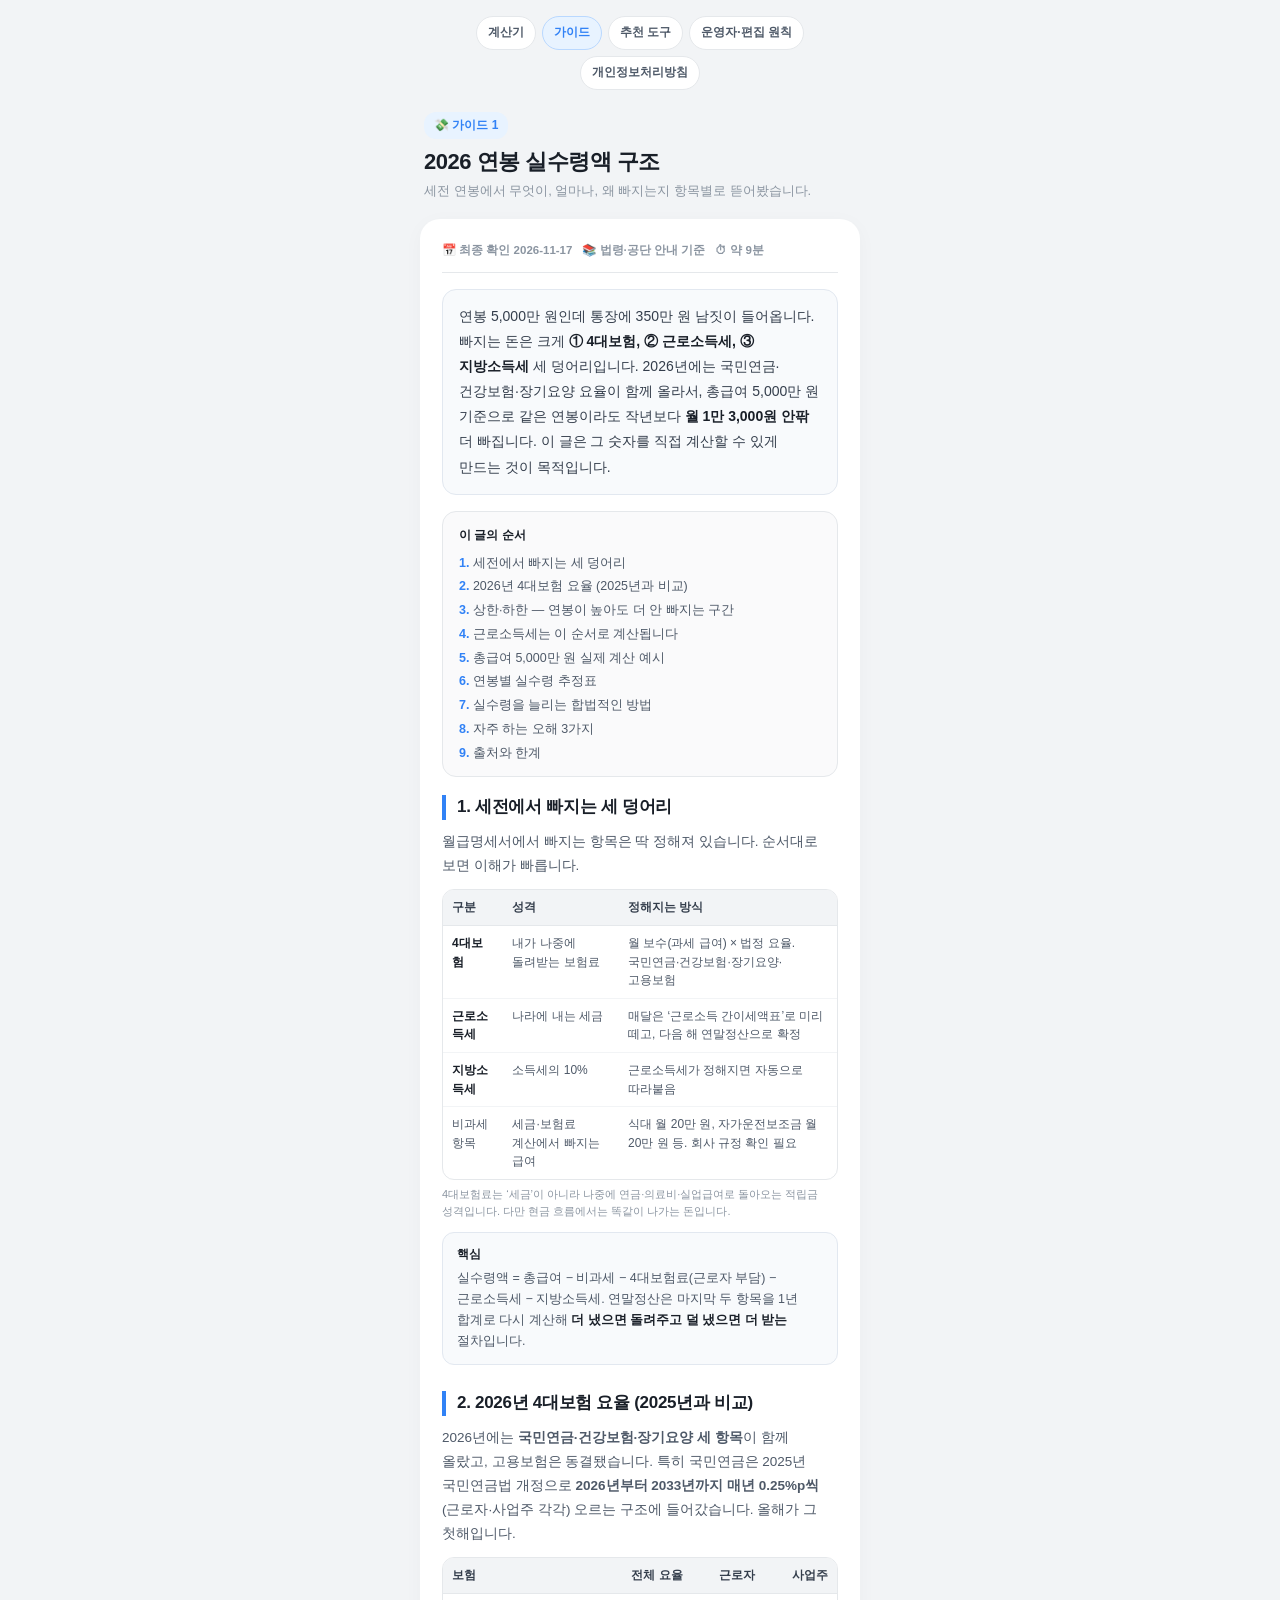
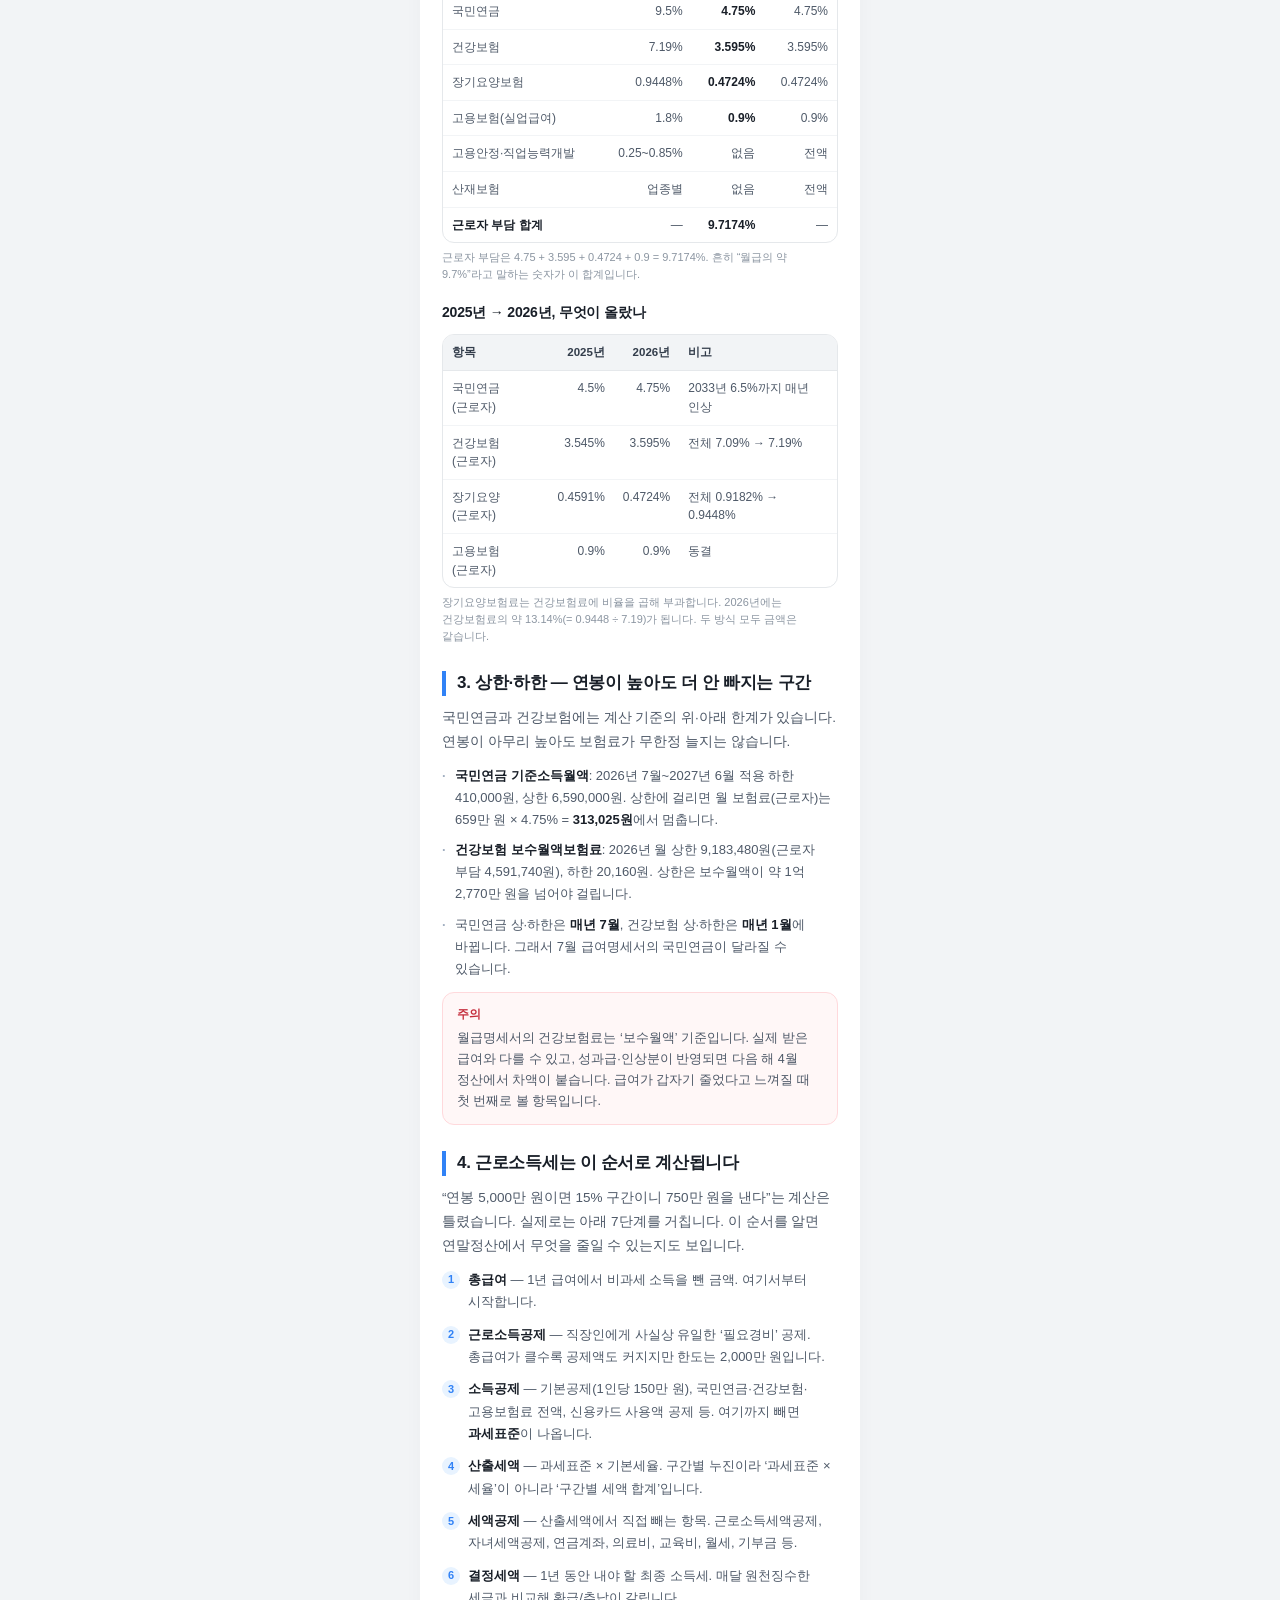
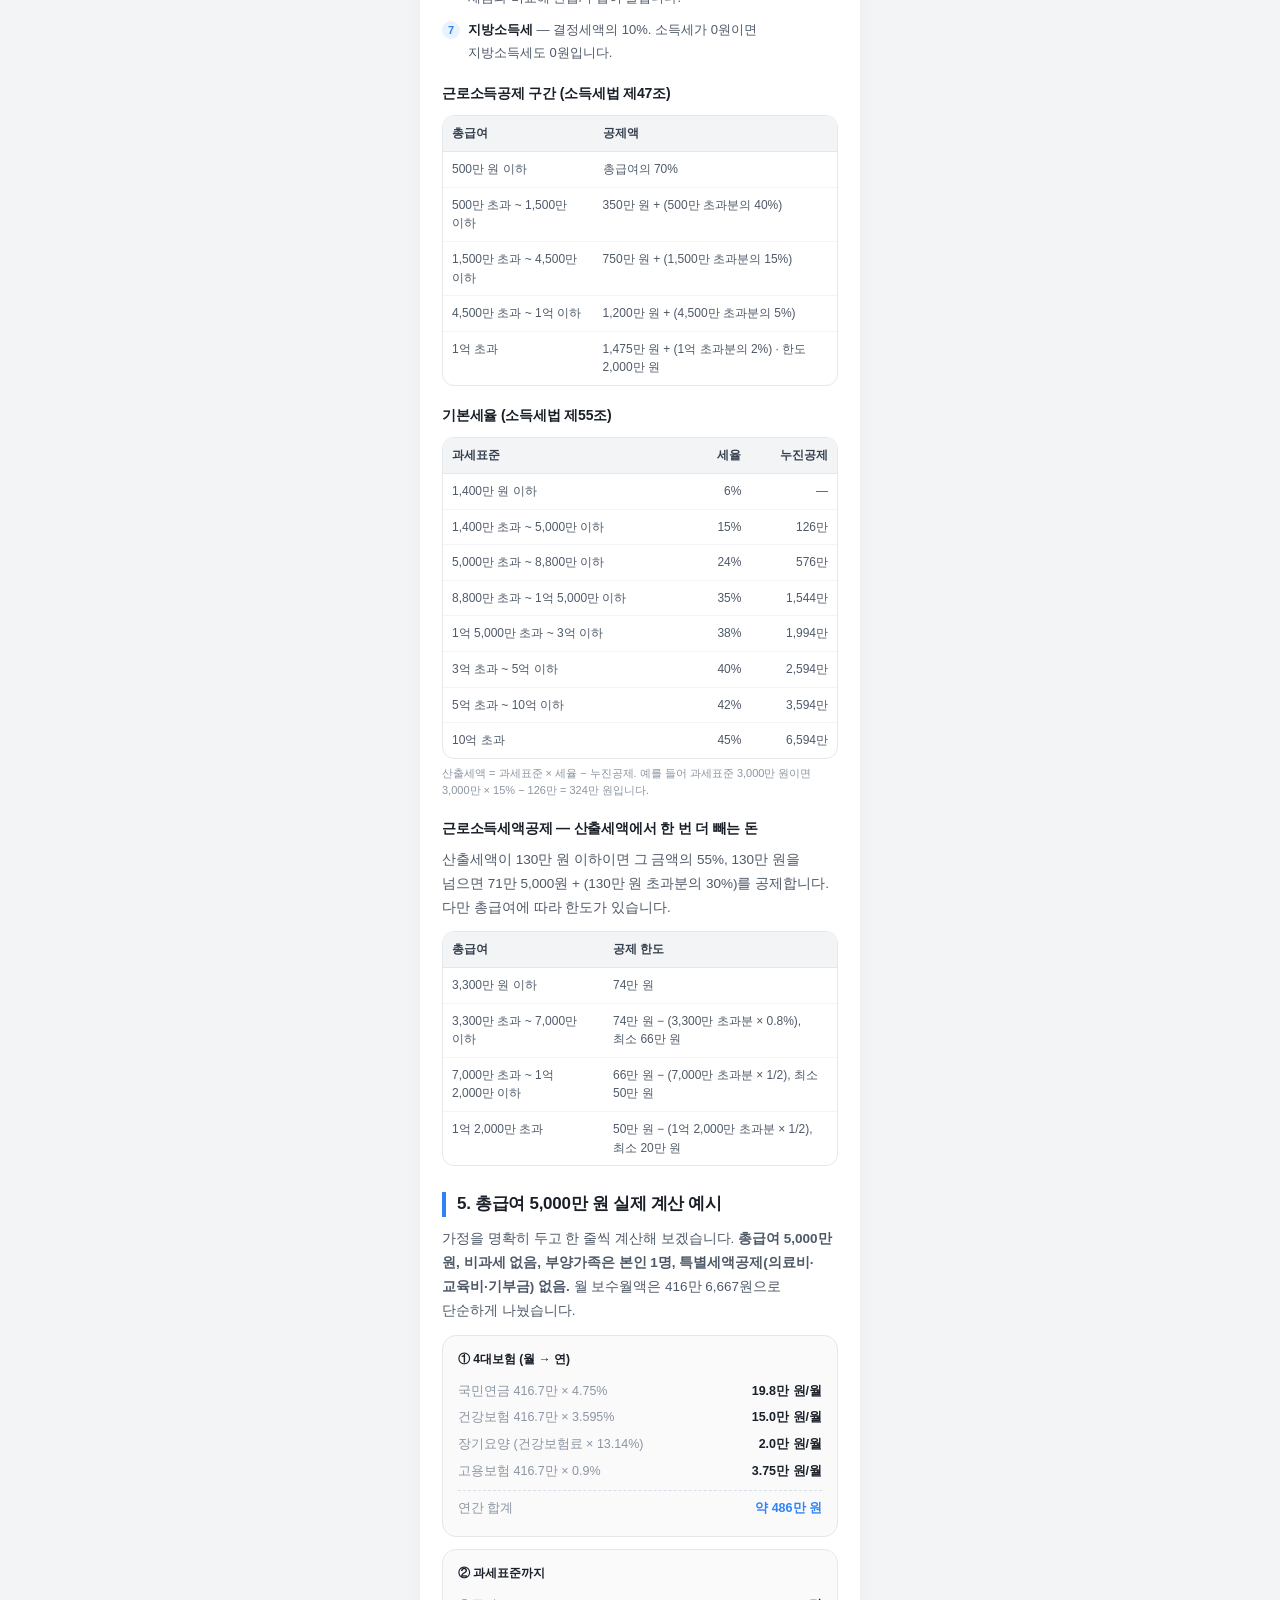
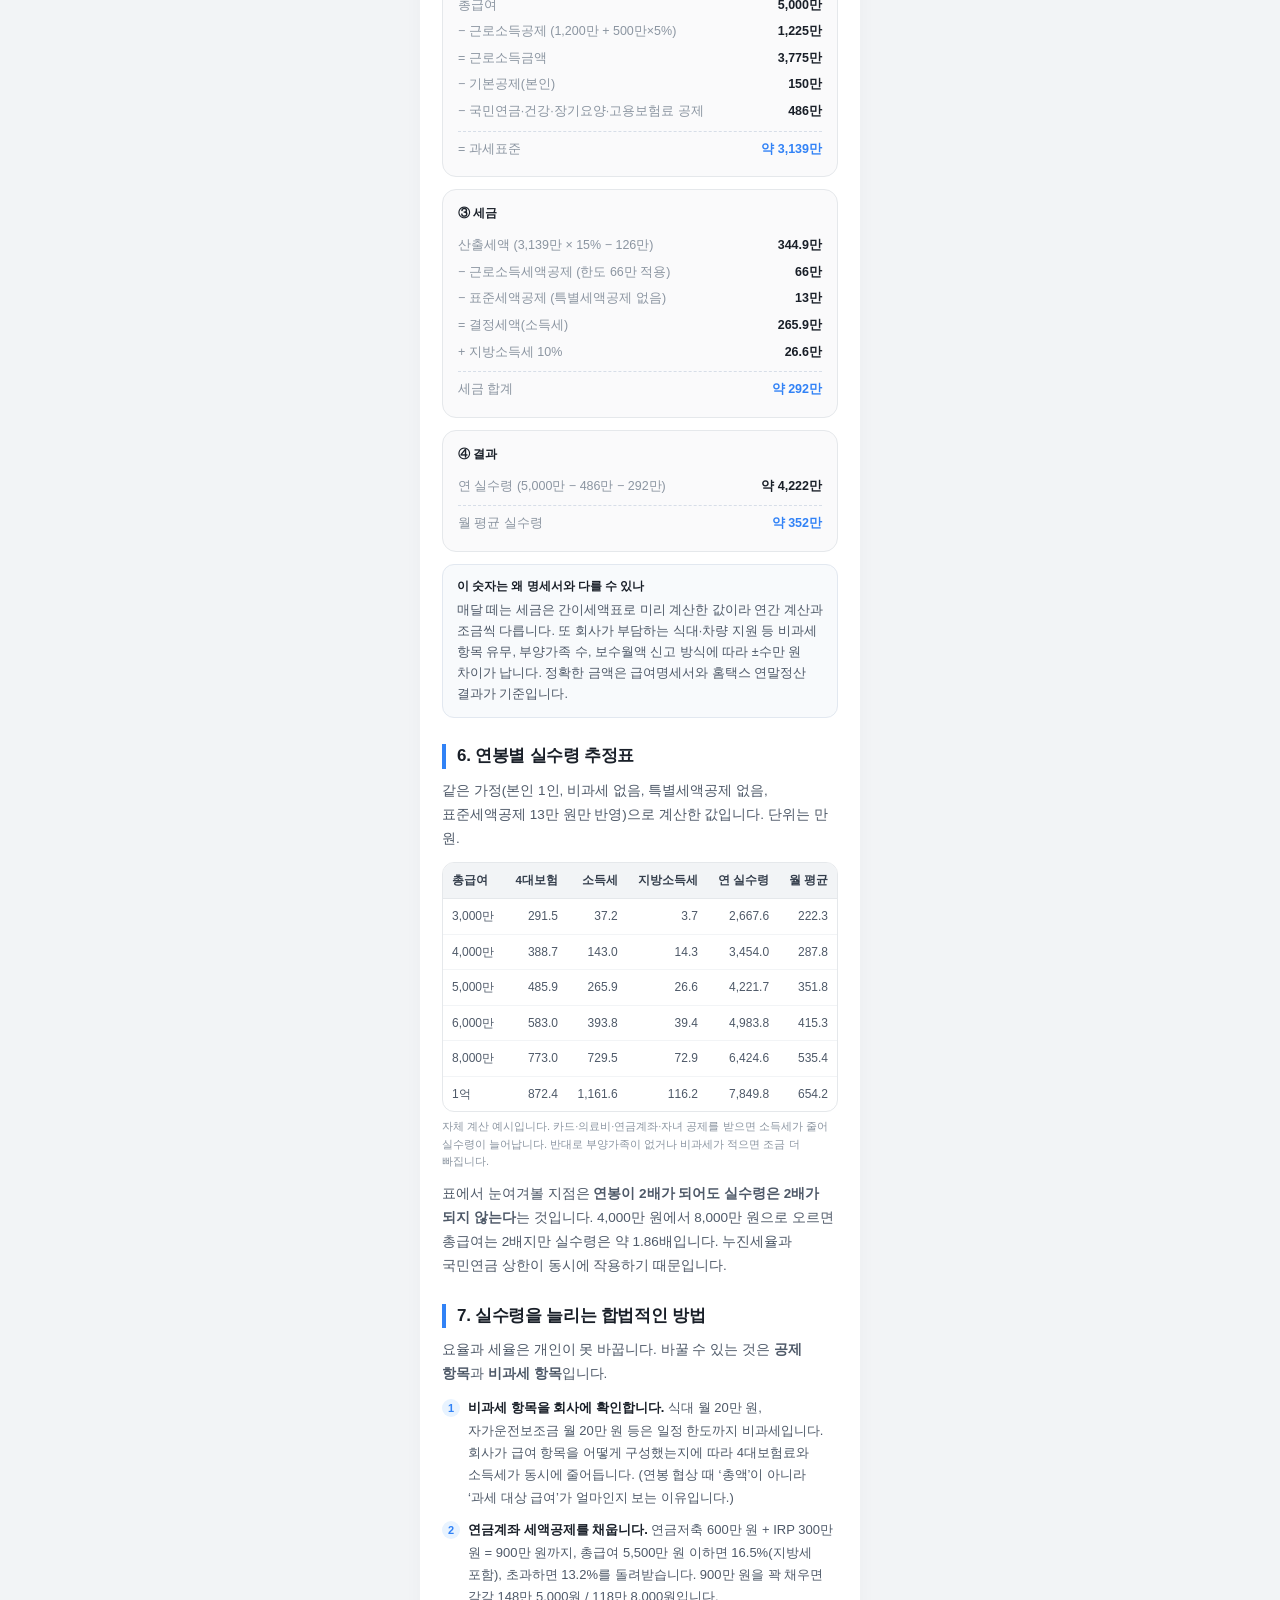
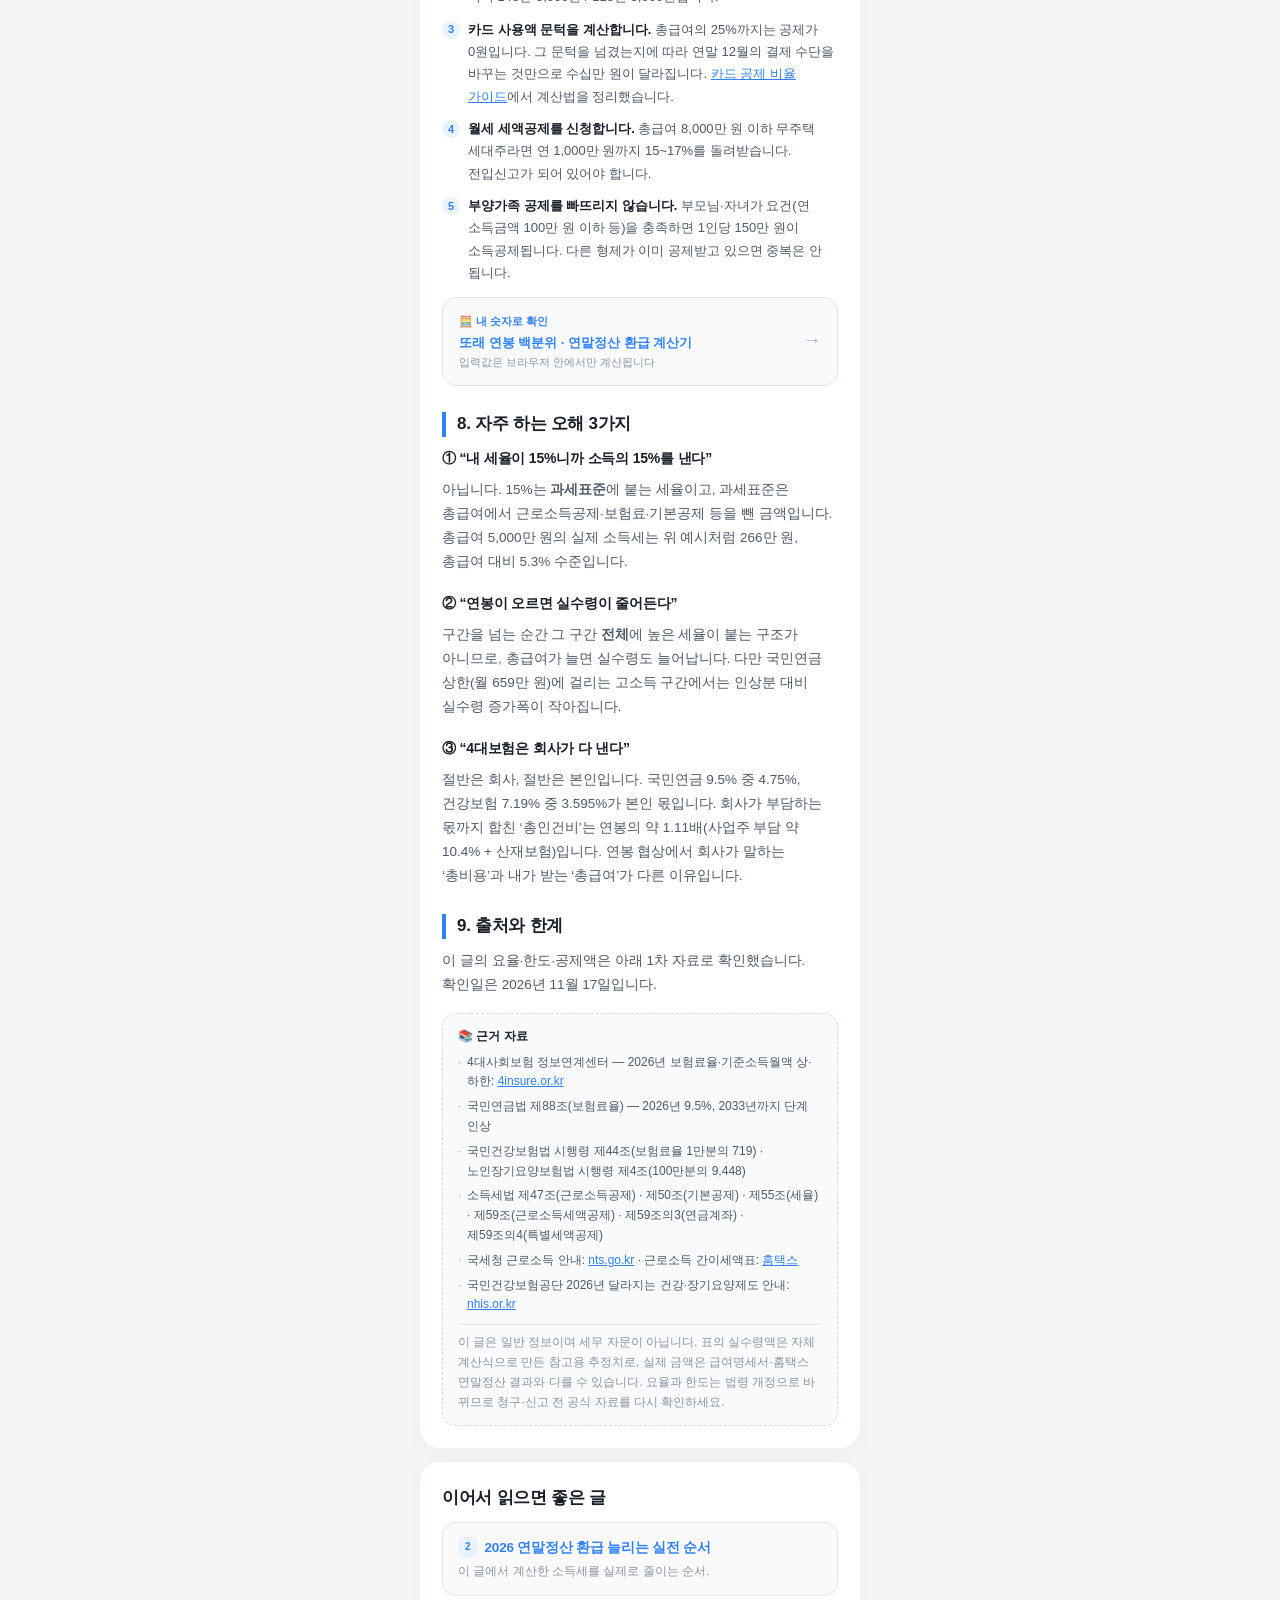
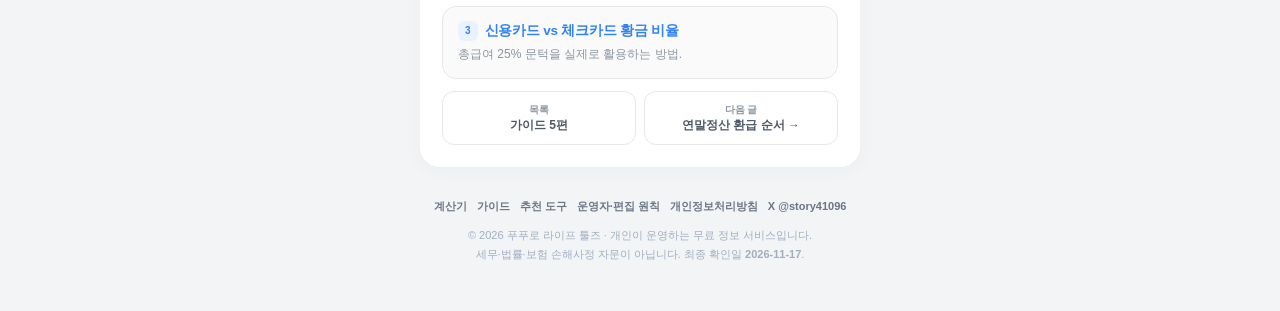
<file: guides/salary-take-home-2026.html>
<!DOCTYPE html>
<html lang="ko">
<head>
  <meta charset="UTF-8">
  <meta name="viewport" content="width=device-width, initial-scale=1.0">
  <title>2026 연봉 실수령액 구조 — 4대보험 요율과 소득세 계산 순서 | 푸푸로 라이프 툴즈</title>
  <meta name="description" content="2026년 근로자 부담 4대보험 요율(국민연금 4.75%·건강보험 3.595%·장기요양 0.4724%·고용보험 0.9%)과 근로소득세 7단계 계산 순서를 법령 기준으로 정리했습니다. 총급여 3,000만~1억 원 실수령 추정표 포함.">
  <meta name="robots" content="index,follow">
  <link rel="canonical" href="https://cyrillush.github.io/miniapp/guides/salary-take-home-2026.html">
  <meta property="og:type" content="article">
  <meta property="og:title" content="2026 연봉 실수령액 구조 — 4대보험 요율과 소득세 계산 순서">
  <meta property="og:description" content="세전 연봉에서 무엇이 얼마나 빠지는지, 2026년 요율로 항목별 계산. 연봉별 실수령 추정표.">
  <meta property="og:url" content="https://cyrillush.github.io/miniapp/guides/salary-take-home-2026.html">
  <meta property="og:site_name" content="푸푸로 라이프 툴즈">
  <meta property="og:locale" content="ko_KR">
  <meta name="twitter:card" content="summary">
  <link rel="stylesheet" href="guide.css">
  <script type="application/ld+json">
  {
    "@context": "https://schema.org",
    "@type": "Article",
    "headline": "2026 연봉 실수령액 구조 — 4대보험 요율과 소득세 계산 순서",
    "description": "2026년 근로자 부담 4대보험 요율과 근로소득세 계산 순서, 연봉별 실수령 추정표를 법령 기준으로 정리.",
    "inLanguage": "ko",
    "datePublished": "2026-11-17",
    "dateModified": "2026-11-17",
    "author": { "@type": "Person", "name": "푸푸로", "url": "https://x.com/story41096" },
    "publisher": { "@type": "Organization", "name": "푸푸로 라이프 툴즈" },
    "mainEntityOfPage": "https://cyrillush.github.io/miniapp/guides/salary-take-home-2026.html",
    "isPartOf": { "@type": "WebSite", "name": "푸푸로 라이프 툴즈", "url": "https://cyrillush.github.io/miniapp/" }
  }
  </script>
</head>
<body>

<div class="app-container">
  <nav class="site-nav">
    <a href="../index.html">계산기</a>
    <a href="index.html" class="active">가이드</a>
    <a href="../tools.html">추천 도구</a>
    <a href="../about.html">운영자·편집 원칙</a>
    <a href="../privacy.html">개인정보처리방침</a>
  </nav>

  <div class="top-header">
    <div class="brand-badge">💸 가이드 1</div>
    <h1>2026 연봉 실수령액 구조</h1>
    <p class="sub">세전 연봉에서 무엇이, 얼마나, 왜 빠지는지 항목별로 뜯어봤습니다.</p>
  </div>

  <div class="card">
    <div class="article-meta">
      <span>📅 최종 확인 2026-11-17</span>
      <span>📚 법령·공단 안내 기준</span>
      <span>⏱ 약 9분</span>
    </div>

    <div class="lead">
      연봉 5,000만 원인데 통장에 350만 원 남짓이 들어옵니다. 빠지는 돈은 크게 <b>① 4대보험, ② 근로소득세, ③ 지방소득세</b> 세 덩어리입니다. 2026년에는 국민연금·건강보험·장기요양 요율이 함께 올라서, 총급여 5,000만 원 기준으로 같은 연봉이라도 작년보다 <b>월 1만 3,000원 안팎</b> 더 빠집니다. 이 글은 그 숫자를 직접 계산할 수 있게 만드는 것이 목적입니다.
    </div>

    <div class="toc">
      <div class="toc-head">이 글의 순서</div>
      <ol>
        <li><a href="#s1">세전에서 빠지는 세 덩어리</a></li>
        <li><a href="#s2">2026년 4대보험 요율 (2025년과 비교)</a></li>
        <li><a href="#s3">상한·하한 — 연봉이 높아도 더 안 빠지는 구간</a></li>
        <li><a href="#s4">근로소득세는 이 순서로 계산됩니다</a></li>
        <li><a href="#s5">총급여 5,000만 원 실제 계산 예시</a></li>
        <li><a href="#s6">연봉별 실수령 추정표</a></li>
        <li><a href="#s7">실수령을 늘리는 합법적인 방법</a></li>
        <li><a href="#s8">자주 하는 오해 3가지</a></li>
        <li><a href="#s9">출처와 한계</a></li>
      </ol>
    </div>

    <h2 class="sec" id="s1">1. 세전에서 빠지는 세 덩어리</h2>
    <p>월급명세서에서 빠지는 항목은 딱 정해져 있습니다. 순서대로 보면 이해가 빠릅니다.</p>

    <div class="table-wrap">
      <table class="rate">
        <thead>
          <tr><th>구분</th><th>성격</th><th>정해지는 방식</th></tr>
        </thead>
        <tbody>
          <tr><td><b>4대보험</b></td><td>내가 나중에 돌려받는 보험료</td><td>월 보수(과세 급여) × 법정 요율. 국민연금·건강보험·장기요양·고용보험</td></tr>
          <tr><td><b>근로소득세</b></td><td>나라에 내는 세금</td><td>매달은 ‘근로소득 간이세액표’로 미리 떼고, 다음 해 연말정산으로 확정</td></tr>
          <tr><td><b>지방소득세</b></td><td>소득세의 10%</td><td>근로소득세가 정해지면 자동으로 따라붙음</td></tr>
          <tr><td>비과세 항목</td><td>세금·보험료 계산에서 빠지는 급여</td><td>식대 월 20만 원, 자가운전보조금 월 20만 원 등. 회사 규정 확인 필요</td></tr>
        </tbody>
      </table>
    </div>
    <div class="table-caption">4대보험료는 ‘세금’이 아니라 나중에 연금·의료비·실업급여로 돌아오는 적립금 성격입니다. 다만 현금 흐름에서는 똑같이 나가는 돈입니다.</div>

    <div class="note">
      <span class="label">핵심</span>
      실수령액 = 총급여 − 비과세 − 4대보험료(근로자 부담) − 근로소득세 − 지방소득세. 연말정산은 마지막 두 항목을 1년 합계로 다시 계산해 <b>더 냈으면 돌려주고 덜 냈으면 더 받는</b> 절차입니다.
    </div>

    <h2 class="sec" id="s2">2. 2026년 4대보험 요율 (2025년과 비교)</h2>
    <p>2026년에는 <b>국민연금·건강보험·장기요양 세 항목</b>이 함께 올랐고, 고용보험은 동결됐습니다. 특히 국민연금은 2025년 국민연금법 개정으로 <b>2026년부터 2033년까지 매년 0.25%p씩</b>(근로자·사업주 각각) 오르는 구조에 들어갔습니다. 올해가 그 첫해입니다.</p>

    <div class="table-wrap">
      <table class="rate">
        <thead>
          <tr><th>보험</th><th class="num">전체 요율</th><th class="num">근로자</th><th class="num">사업주</th></tr>
        </thead>
        <tbody>
          <tr><td>국민연금</td><td class="num">9.5%</td><td class="num"><b>4.75%</b></td><td class="num">4.75%</td></tr>
          <tr><td>건강보험</td><td class="num">7.19%</td><td class="num"><b>3.595%</b></td><td class="num">3.595%</td></tr>
          <tr><td>장기요양보험</td><td class="num">0.9448%</td><td class="num"><b>0.4724%</b></td><td class="num">0.4724%</td></tr>
          <tr><td>고용보험(실업급여)</td><td class="num">1.8%</td><td class="num"><b>0.9%</b></td><td class="num">0.9%</td></tr>
          <tr><td>고용안정·직업능력개발</td><td class="num">0.25~0.85%</td><td class="num">없음</td><td class="num">전액</td></tr>
          <tr><td>산재보험</td><td class="num">업종별</td><td class="num">없음</td><td class="num">전액</td></tr>
          <tr><td><b>근로자 부담 합계</b></td><td class="num">—</td><td class="num"><b>9.7174%</b></td><td class="num">—</td></tr>
        </tbody>
      </table>
    </div>
    <div class="table-caption">근로자 부담은 4.75 + 3.595 + 0.4724 + 0.9 = 9.7174%. 흔히 “월급의 약 9.7%”라고 말하는 숫자가 이 합계입니다.</div>

    <h3 class="sub">2025년 → 2026년, 무엇이 올랐나</h3>
    <div class="table-wrap">
      <table class="rate">
        <thead>
          <tr><th>항목</th><th class="num">2025년</th><th class="num">2026년</th><th>비고</th></tr>
        </thead>
        <tbody>
          <tr><td>국민연금(근로자)</td><td class="num">4.5%</td><td class="num">4.75%</td><td>2033년 6.5%까지 매년 인상</td></tr>
          <tr><td>건강보험(근로자)</td><td class="num">3.545%</td><td class="num">3.595%</td><td>전체 7.09% → 7.19%</td></tr>
          <tr><td>장기요양(근로자)</td><td class="num">0.4591%</td><td class="num">0.4724%</td><td>전체 0.9182% → 0.9448%</td></tr>
          <tr><td>고용보험(근로자)</td><td class="num">0.9%</td><td class="num">0.9%</td><td>동결</td></tr>
        </tbody>
      </table>
    </div>
    <div class="table-caption">장기요양보험료는 건강보험료에 비율을 곱해 부과합니다. 2026년에는 건강보험료의 약 13.14%(= 0.9448 ÷ 7.19)가 됩니다. 두 방식 모두 금액은 같습니다.</div>

    <h2 class="sec" id="s3">3. 상한·하한 — 연봉이 높아도 더 안 빠지는 구간</h2>
    <p>국민연금과 건강보험에는 계산 기준의 위·아래 한계가 있습니다. 연봉이 아무리 높아도 보험료가 무한정 늘지는 않습니다.</p>
    <ul class="list">
      <li><b>국민연금 기준소득월액</b>: 2026년 7월~2027년 6월 적용 하한 410,000원, 상한 6,590,000원. 상한에 걸리면 월 보험료(근로자)는 659만 원 × 4.75% = <b>313,025원</b>에서 멈춥니다.</li>
      <li><b>건강보험 보수월액보험료</b>: 2026년 월 상한 9,183,480원(근로자 부담 4,591,740원), 하한 20,160원. 상한은 보수월액이 약 1억 2,770만 원을 넘어야 걸립니다.</li>
      <li>국민연금 상·하한은 <b>매년 7월</b>, 건강보험 상·하한은 <b>매년 1월</b>에 바뀝니다. 그래서 7월 급여명세서의 국민연금이 달라질 수 있습니다.</li>
    </ul>
    <div class="note warn">
      <span class="label">주의</span>
      월급명세서의 건강보험료는 ‘보수월액’ 기준입니다. 실제 받은 급여와 다를 수 있고, 성과급·인상분이 반영되면 다음 해 4월 정산에서 차액이 붙습니다. 급여가 갑자기 줄었다고 느껴질 때 첫 번째로 볼 항목입니다.
    </div>

    <h2 class="sec" id="s4">4. 근로소득세는 이 순서로 계산됩니다</h2>
    <p>“연봉 5,000만 원이면 15% 구간이니 750만 원을 낸다”는 계산은 틀렸습니다. 실제로는 아래 7단계를 거칩니다. 이 순서를 알면 연말정산에서 무엇을 줄일 수 있는지도 보입니다.</p>

    <ol class="num">
      <li><b>총급여</b> — 1년 급여에서 비과세 소득을 뺀 금액. 여기서부터 시작합니다.</li>
      <li><b>근로소득공제</b> — 직장인에게 사실상 유일한 ‘필요경비’ 공제. 총급여가 클수록 공제액도 커지지만 한도는 2,000만 원입니다.</li>
      <li><b>소득공제</b> — 기본공제(1인당 150만 원), 국민연금·건강보험·고용보험료 전액, 신용카드 사용액 공제 등. 여기까지 빼면 <b>과세표준</b>이 나옵니다.</li>
      <li><b>산출세액</b> — 과세표준 × 기본세율. 구간별 누진이라 ‘과세표준 × 세율’이 아니라 ‘구간별 세액 합계’입니다.</li>
      <li><b>세액공제</b> — 산출세액에서 직접 빼는 항목. 근로소득세액공제, 자녀세액공제, 연금계좌, 의료비, 교육비, 월세, 기부금 등.</li>
      <li><b>결정세액</b> — 1년 동안 내야 할 최종 소득세. 매달 원천징수한 세금과 비교해 환급/추납이 갈립니다.</li>
      <li><b>지방소득세</b> — 결정세액의 10%. 소득세가 0원이면 지방소득세도 0원입니다.</li>
    </ol>

    <h3 class="sub">근로소득공제 구간 (소득세법 제47조)</h3>
    <div class="table-wrap">
      <table class="rate">
        <thead><tr><th>총급여</th><th>공제액</th></tr></thead>
        <tbody>
          <tr><td>500만 원 이하</td><td>총급여의 70%</td></tr>
          <tr><td>500만 초과 ~ 1,500만 이하</td><td>350만 원 + (500만 초과분의 40%)</td></tr>
          <tr><td>1,500만 초과 ~ 4,500만 이하</td><td>750만 원 + (1,500만 초과분의 15%)</td></tr>
          <tr><td>4,500만 초과 ~ 1억 이하</td><td>1,200만 원 + (4,500만 초과분의 5%)</td></tr>
          <tr><td>1억 초과</td><td>1,475만 원 + (1억 초과분의 2%) · 한도 2,000만 원</td></tr>
        </tbody>
      </table>
    </div>

    <h3 class="sub">기본세율 (소득세법 제55조)</h3>
    <div class="table-wrap">
      <table class="rate">
        <thead><tr><th>과세표준</th><th class="num">세율</th><th class="num">누진공제</th></tr></thead>
        <tbody>
          <tr><td>1,400만 원 이하</td><td class="num">6%</td><td class="num">—</td></tr>
          <tr><td>1,400만 초과 ~ 5,000만 이하</td><td class="num">15%</td><td class="num">126만</td></tr>
          <tr><td>5,000만 초과 ~ 8,800만 이하</td><td class="num">24%</td><td class="num">576만</td></tr>
          <tr><td>8,800만 초과 ~ 1억 5,000만 이하</td><td class="num">35%</td><td class="num">1,544만</td></tr>
          <tr><td>1억 5,000만 초과 ~ 3억 이하</td><td class="num">38%</td><td class="num">1,994만</td></tr>
          <tr><td>3억 초과 ~ 5억 이하</td><td class="num">40%</td><td class="num">2,594만</td></tr>
          <tr><td>5억 초과 ~ 10억 이하</td><td class="num">42%</td><td class="num">3,594만</td></tr>
          <tr><td>10억 초과</td><td class="num">45%</td><td class="num">6,594만</td></tr>
        </tbody>
      </table>
    </div>
    <div class="table-caption">산출세액 = 과세표준 × 세율 − 누진공제. 예를 들어 과세표준 3,000만 원이면 3,000만 × 15% − 126만 = 324만 원입니다.</div>

    <h3 class="sub">근로소득세액공제 — 산출세액에서 한 번 더 빼는 돈</h3>
    <p>산출세액이 130만 원 이하이면 그 금액의 55%, 130만 원을 넘으면 71만 5,000원 + (130만 원 초과분의 30%)를 공제합니다. 다만 총급여에 따라 한도가 있습니다.</p>
    <div class="table-wrap">
      <table class="rate">
        <thead><tr><th>총급여</th><th>공제 한도</th></tr></thead>
        <tbody>
          <tr><td>3,300만 원 이하</td><td>74만 원</td></tr>
          <tr><td>3,300만 초과 ~ 7,000만 이하</td><td>74만 원 − (3,300만 초과분 × 0.8%), 최소 66만 원</td></tr>
          <tr><td>7,000만 초과 ~ 1억 2,000만 이하</td><td>66만 원 − (7,000만 초과분 × 1/2), 최소 50만 원</td></tr>
          <tr><td>1억 2,000만 초과</td><td>50만 원 − (1억 2,000만 초과분 × 1/2), 최소 20만 원</td></tr>
        </tbody>
      </table>
    </div>

    <h2 class="sec" id="s5">5. 총급여 5,000만 원 실제 계산 예시</h2>
    <p>가정을 명확히 두고 한 줄씩 계산해 보겠습니다. <b>총급여 5,000만 원, 비과세 없음, 부양가족은 본인 1명, 특별세액공제(의료비·교육비·기부금) 없음.</b> 월 보수월액은 416만 6,667원으로 단순하게 나눴습니다.</p>

    <div class="example">
      <div class="ex-head">① 4대보험 (월 → 연)</div>
      <div class="ex-row"><span class="k">국민연금 416.7만 × 4.75%</span><span class="v">19.8만 원/월</span></div>
      <div class="ex-row"><span class="k">건강보험 416.7만 × 3.595%</span><span class="v">15.0만 원/월</span></div>
      <div class="ex-row"><span class="k">장기요양 (건강보험료 × 13.14%)</span><span class="v">2.0만 원/월</span></div>
      <div class="ex-row"><span class="k">고용보험 416.7만 × 0.9%</span><span class="v">3.75만 원/월</span></div>
      <div class="ex-row ex-total"><span class="k">연간 합계</span><span class="v">약 486만 원</span></div>
    </div>

    <div class="example">
      <div class="ex-head">② 과세표준까지</div>
      <div class="ex-row"><span class="k">총급여</span><span class="v">5,000만</span></div>
      <div class="ex-row"><span class="k">− 근로소득공제 (1,200만 + 500만×5%)</span><span class="v">1,225만</span></div>
      <div class="ex-row"><span class="k">= 근로소득금액</span><span class="v">3,775만</span></div>
      <div class="ex-row"><span class="k">− 기본공제(본인)</span><span class="v">150만</span></div>
      <div class="ex-row"><span class="k">− 국민연금·건강·장기요양·고용보험료 공제</span><span class="v">486만</span></div>
      <div class="ex-row ex-total"><span class="k">= 과세표준</span><span class="v">약 3,139만</span></div>
    </div>

    <div class="example">
      <div class="ex-head">③ 세금</div>
      <div class="ex-row"><span class="k">산출세액 (3,139만 × 15% − 126만)</span><span class="v">344.9만</span></div>
      <div class="ex-row"><span class="k">− 근로소득세액공제 (한도 66만 적용)</span><span class="v">66만</span></div>
      <div class="ex-row"><span class="k">− 표준세액공제 (특별세액공제 없음)</span><span class="v">13만</span></div>
      <div class="ex-row"><span class="k">= 결정세액(소득세)</span><span class="v">265.9만</span></div>
      <div class="ex-row"><span class="k">+ 지방소득세 10%</span><span class="v">26.6만</span></div>
      <div class="ex-row ex-total"><span class="k">세금 합계</span><span class="v">약 292만</span></div>
    </div>

    <div class="example">
      <div class="ex-head">④ 결과</div>
      <div class="ex-row"><span class="k">연 실수령 (5,000만 − 486만 − 292만)</span><span class="v">약 4,222만</span></div>
      <div class="ex-row ex-total"><span class="k">월 평균 실수령</span><span class="v">약 352만</span></div>
    </div>

    <div class="note">
      <span class="label">이 숫자는 왜 명세서와 다를 수 있나</span>
      매달 떼는 세금은 간이세액표로 미리 계산한 값이라 연간 계산과 조금씩 다릅니다. 또 회사가 부담하는 식대·차량 지원 등 비과세 항목 유무, 부양가족 수, 보수월액 신고 방식에 따라 ±수만 원 차이가 납니다. 정확한 금액은 급여명세서와 홈택스 연말정산 결과가 기준입니다.
    </div>

    <h2 class="sec" id="s6">6. 연봉별 실수령 추정표</h2>
    <p>같은 가정(본인 1인, 비과세 없음, 특별세액공제 없음, 표준세액공제 13만 원만 반영)으로 계산한 값입니다. 단위는 만 원.</p>

    <div class="table-wrap">
      <table class="rate">
        <thead>
          <tr><th>총급여</th><th class="num">4대보험</th><th class="num">소득세</th><th class="num">지방소득세</th><th class="num">연 실수령</th><th class="num">월 평균</th></tr>
        </thead>
        <tbody>
          <tr><td>3,000만</td><td class="num">291.5</td><td class="num">37.2</td><td class="num">3.7</td><td class="num">2,667.6</td><td class="num">222.3</td></tr>
          <tr><td>4,000만</td><td class="num">388.7</td><td class="num">143.0</td><td class="num">14.3</td><td class="num">3,454.0</td><td class="num">287.8</td></tr>
          <tr><td>5,000만</td><td class="num">485.9</td><td class="num">265.9</td><td class="num">26.6</td><td class="num">4,221.7</td><td class="num">351.8</td></tr>
          <tr><td>6,000만</td><td class="num">583.0</td><td class="num">393.8</td><td class="num">39.4</td><td class="num">4,983.8</td><td class="num">415.3</td></tr>
          <tr><td>8,000만</td><td class="num">773.0</td><td class="num">729.5</td><td class="num">72.9</td><td class="num">6,424.6</td><td class="num">535.4</td></tr>
          <tr><td>1억</td><td class="num">872.4</td><td class="num">1,161.6</td><td class="num">116.2</td><td class="num">7,849.8</td><td class="num">654.2</td></tr>
        </tbody>
      </table>
    </div>
    <div class="table-caption">자체 계산 예시입니다. 카드·의료비·연금계좌·자녀 공제를 받으면 소득세가 줄어 실수령이 늘어납니다. 반대로 부양가족이 없거나 비과세가 적으면 조금 더 빠집니다.</div>

    <p>표에서 눈여겨볼 지점은 <b>연봉이 2배가 되어도 실수령은 2배가 되지 않는다</b>는 것입니다. 4,000만 원에서 8,000만 원으로 오르면 총급여는 2배지만 실수령은 약 1.86배입니다. 누진세율과 국민연금 상한이 동시에 작용하기 때문입니다.</p>

    <h2 class="sec" id="s7">7. 실수령을 늘리는 합법적인 방법</h2>
    <p>요율과 세율은 개인이 못 바꿉니다. 바꿀 수 있는 것은 <b>공제 항목</b>과 <b>비과세 항목</b>입니다.</p>

    <ol class="num">
      <li><b>비과세 항목을 회사에 확인합니다.</b> 식대 월 20만 원, 자가운전보조금 월 20만 원 등은 일정 한도까지 비과세입니다. 회사가 급여 항목을 어떻게 구성했는지에 따라 4대보험료와 소득세가 동시에 줄어듭니다. (연봉 협상 때 ‘총액’이 아니라 ‘과세 대상 급여’가 얼마인지 보는 이유입니다.)</li>
      <li><b>연금계좌 세액공제를 채웁니다.</b> 연금저축 600만 원 + IRP 300만 원 = 900만 원까지, 총급여 5,500만 원 이하면 16.5%(지방세 포함), 초과하면 13.2%를 돌려받습니다. 900만 원을 꽉 채우면 각각 148만 5,000원 / 118만 8,000원입니다.</li>
      <li><b>카드 사용액 문턱을 계산합니다.</b> 총급여의 25%까지는 공제가 0원입니다. 그 문턱을 넘겼는지에 따라 연말 12월의 결제 수단을 바꾸는 것만으로 수십만 원이 달라집니다. <a href="card-deduction-ratio-2026.html">카드 공제 비율 가이드</a>에서 계산법을 정리했습니다.</li>
      <li><b>월세 세액공제를 신청합니다.</b> 총급여 8,000만 원 이하 무주택 세대주라면 연 1,000만 원까지 15~17%를 돌려받습니다. 전입신고가 되어 있어야 합니다.</li>
      <li><b>부양가족 공제를 빠뜨리지 않습니다.</b> 부모님·자녀가 요건(연 소득금액 100만 원 이하 등)을 충족하면 1인당 150만 원이 소득공제됩니다. 다른 형제가 이미 공제받고 있으면 중복은 안 됩니다.</li>
    </ol>

    <a class="resource-card" href="../index.html">
      <div class="resource-info">
        <span class="resource-tag">🧮 내 숫자로 확인</span>
        <span class="resource-title">또래 연봉 백분위 · 연말정산 환급 계산기</span>
        <span class="resource-sub">입력값은 브라우저 안에서만 계산됩니다</span>
      </div>
      <span class="resource-arrow">→</span>
    </a>

    <h2 class="sec" id="s8">8. 자주 하는 오해 3가지</h2>

    <h3 class="sub">① “내 세율이 15%니까 소득의 15%를 낸다”</h3>
    <p>아닙니다. 15%는 <b>과세표준</b>에 붙는 세율이고, 과세표준은 총급여에서 근로소득공제·보험료·기본공제 등을 뺀 금액입니다. 총급여 5,000만 원의 실제 소득세는 위 예시처럼 266만 원, 총급여 대비 5.3% 수준입니다.</p>

    <h3 class="sub">② “연봉이 오르면 실수령이 줄어든다”</h3>
    <p>구간을 넘는 순간 그 구간 <b>전체</b>에 높은 세율이 붙는 구조가 아니므로, 총급여가 늘면 실수령도 늘어납니다. 다만 국민연금 상한(월 659만 원)에 걸리는 고소득 구간에서는 인상분 대비 실수령 증가폭이 작아집니다.</p>

    <h3 class="sub">③ “4대보험은 회사가 다 낸다”</h3>
    <p>절반은 회사, 절반은 본인입니다. 국민연금 9.5% 중 4.75%, 건강보험 7.19% 중 3.595%가 본인 몫입니다. 회사가 부담하는 몫까지 합친 ‘총인건비’는 연봉의 약 1.11배(사업주 부담 약 10.4% + 산재보험)입니다. 연봉 협상에서 회사가 말하는 ‘총비용’과 내가 받는 ‘총급여’가 다른 이유입니다.</p>

    <h2 class="sec" id="s9">9. 출처와 한계</h2>
    <p>이 글의 요율·한도·공제액은 아래 1차 자료로 확인했습니다. 확인일은 2026년 11월 17일입니다.</p>

    <div class="source-box">
      <span class="source-head">📚 근거 자료</span>
      <ul>
        <li>4대사회보험 정보연계센터 — 2026년 보험료율·기준소득월액 상·하한: <a href="https://www.4insure.or.kr/pbiz/feii/inscIntroView.do" target="_blank" rel="noopener">4insure.or.kr</a></li>
        <li>국민연금법 제88조(보험료율) — 2026년 9.5%, 2033년까지 단계 인상</li>
        <li>국민건강보험법 시행령 제44조(보험료율 1만분의 719) · 노인장기요양보험법 시행령 제4조(100만분의 9,448)</li>
        <li>소득세법 제47조(근로소득공제) · 제50조(기본공제) · 제55조(세율) · 제59조(근로소득세액공제) · 제59조의3(연금계좌) · 제59조의4(특별세액공제)</li>
        <li>국세청 근로소득 안내: <a href="https://www.nts.go.kr/nts/cm/cntnts/cntntsView.do?cntntsId=7873&amp;mi=6437" target="_blank" rel="noopener">nts.go.kr</a> · 근로소득 간이세액표: <a href="https://hometax.go.kr" target="_blank" rel="noopener">홈택스</a></li>
        <li>국민건강보험공단 2026년 달라지는 건강·장기요양제도 안내: <a href="https://www.nhis.or.kr" target="_blank" rel="noopener">nhis.or.kr</a></li>
      </ul>
      <span class="source-note">이 글은 일반 정보이며 세무 자문이 아닙니다. 표의 실수령액은 자체 계산식으로 만든 참고용 추정치로, 실제 금액은 급여명세서·홈택스 연말정산 결과와 다를 수 있습니다. 요율과 한도는 법령 개정으로 바뀌므로 청구·신고 전 공식 자료를 다시 확인하세요.</span>
    </div>
  </div>

  <div class="card">
    <div class="card-title">이어서 읽으면 좋은 글</div>
    <div class="guide-list">
      <a class="guide-item" href="year-end-tax-refund-2026.html">
        <div class="g-top"><span class="g-num">2</span><span class="g-title">2026 연말정산 환급 늘리는 실전 순서</span></div>
        <div class="g-desc">이 글에서 계산한 소득세를 실제로 줄이는 순서.</div>
      </a>
      <a class="guide-item" href="card-deduction-ratio-2026.html">
        <div class="g-top"><span class="g-num">3</span><span class="g-title">신용카드 vs 체크카드 황금 비율</span></div>
        <div class="g-desc">총급여 25% 문턱을 실제로 활용하는 방법.</div>
      </a>
    </div>
    <div class="pager" style="margin-top: 12px;">
      <a href="index.html"><span>목록</span>가이드 5편</a>
      <a href="year-end-tax-refund-2026.html"><span>다음 글</span>연말정산 환급 순서 →</a>
    </div>
  </div>

  <div class="footer">
    <div class="footer-links">
      <a href="../index.html">계산기</a>
      <a href="index.html">가이드</a>
      <a href="../tools.html">추천 도구</a>
      <a href="../about.html">운영자·편집 원칙</a>
      <a href="../privacy.html">개인정보처리방침</a>
      <a href="https://x.com/story41096" target="_blank" rel="noopener">X @story41096</a>
    </div>
    © 2026 푸푸로 라이프 툴즈 · 개인이 운영하는 무료 정보 서비스입니다.<br>
    세무·법률·보험 손해사정 자문이 아닙니다. 최종 확인일 <b>2026-11-17</b>.
  </div>
</div>

</body>
</html>
</file>
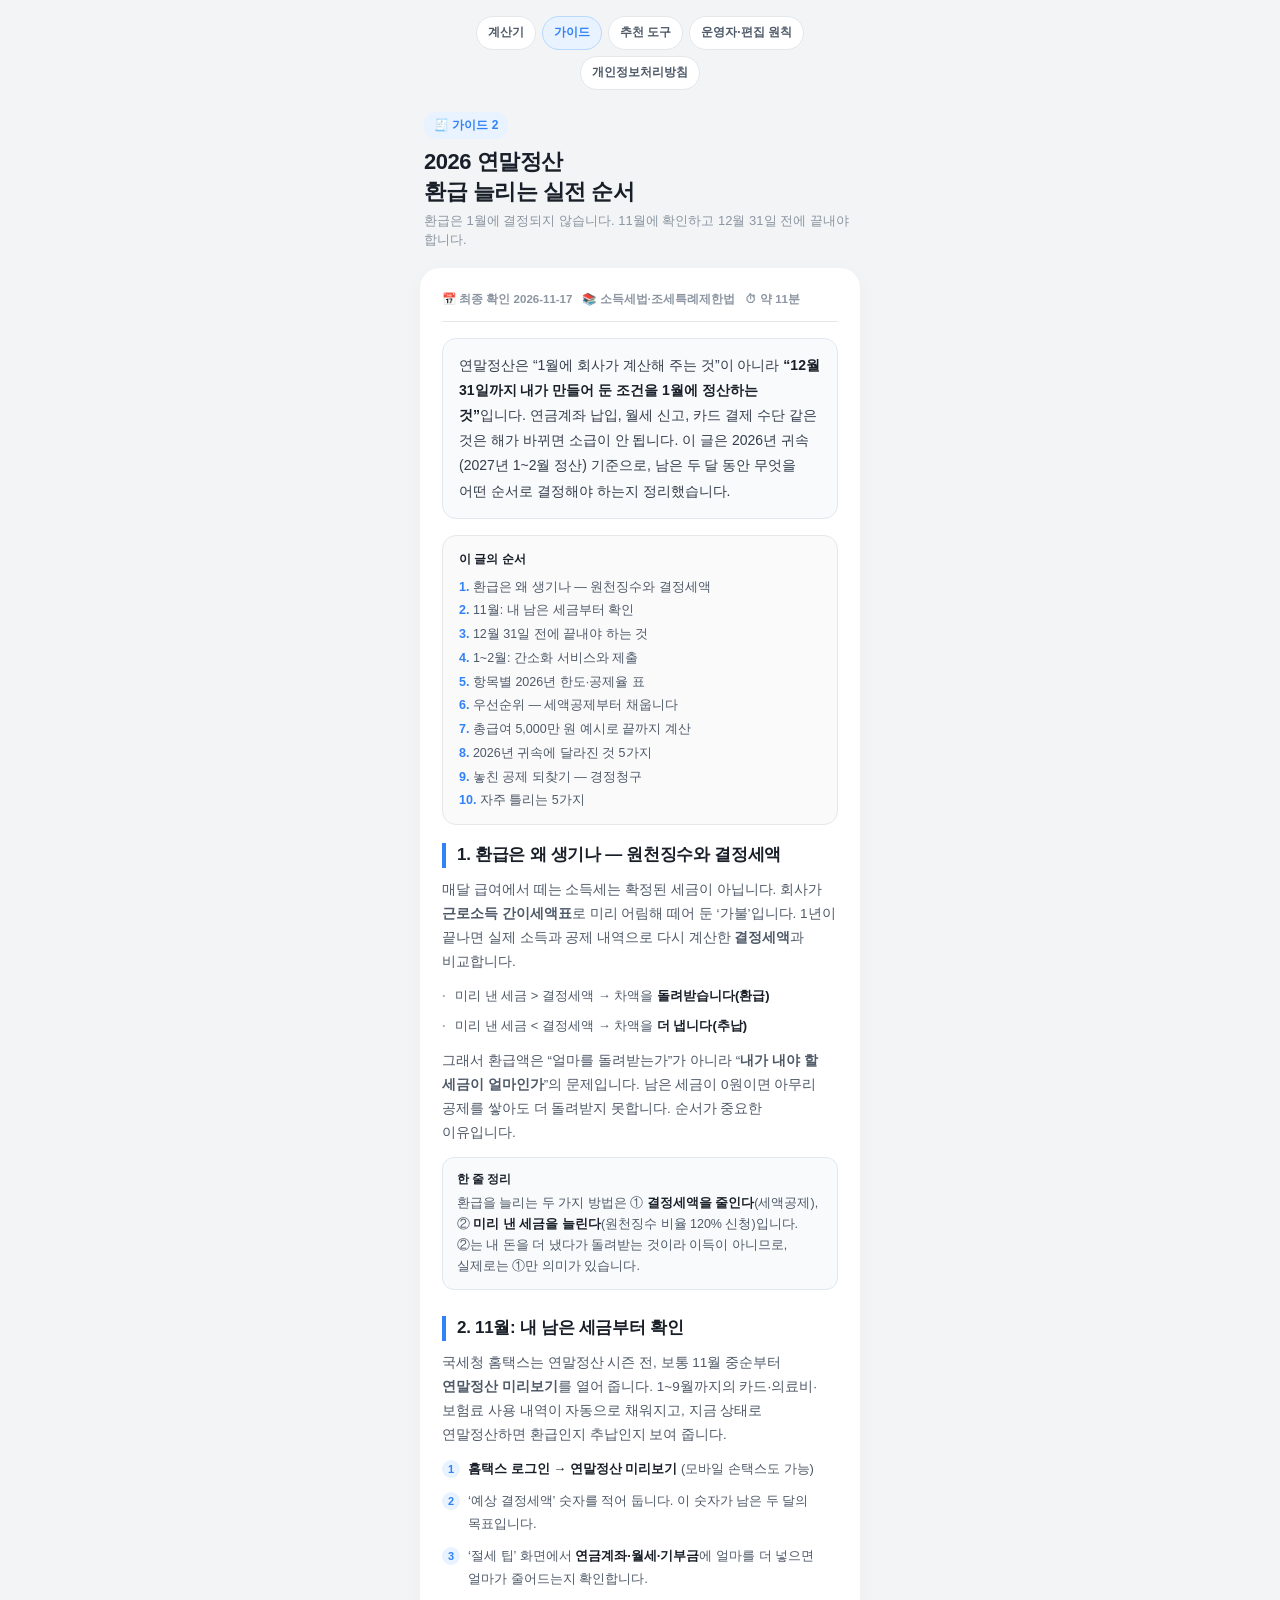
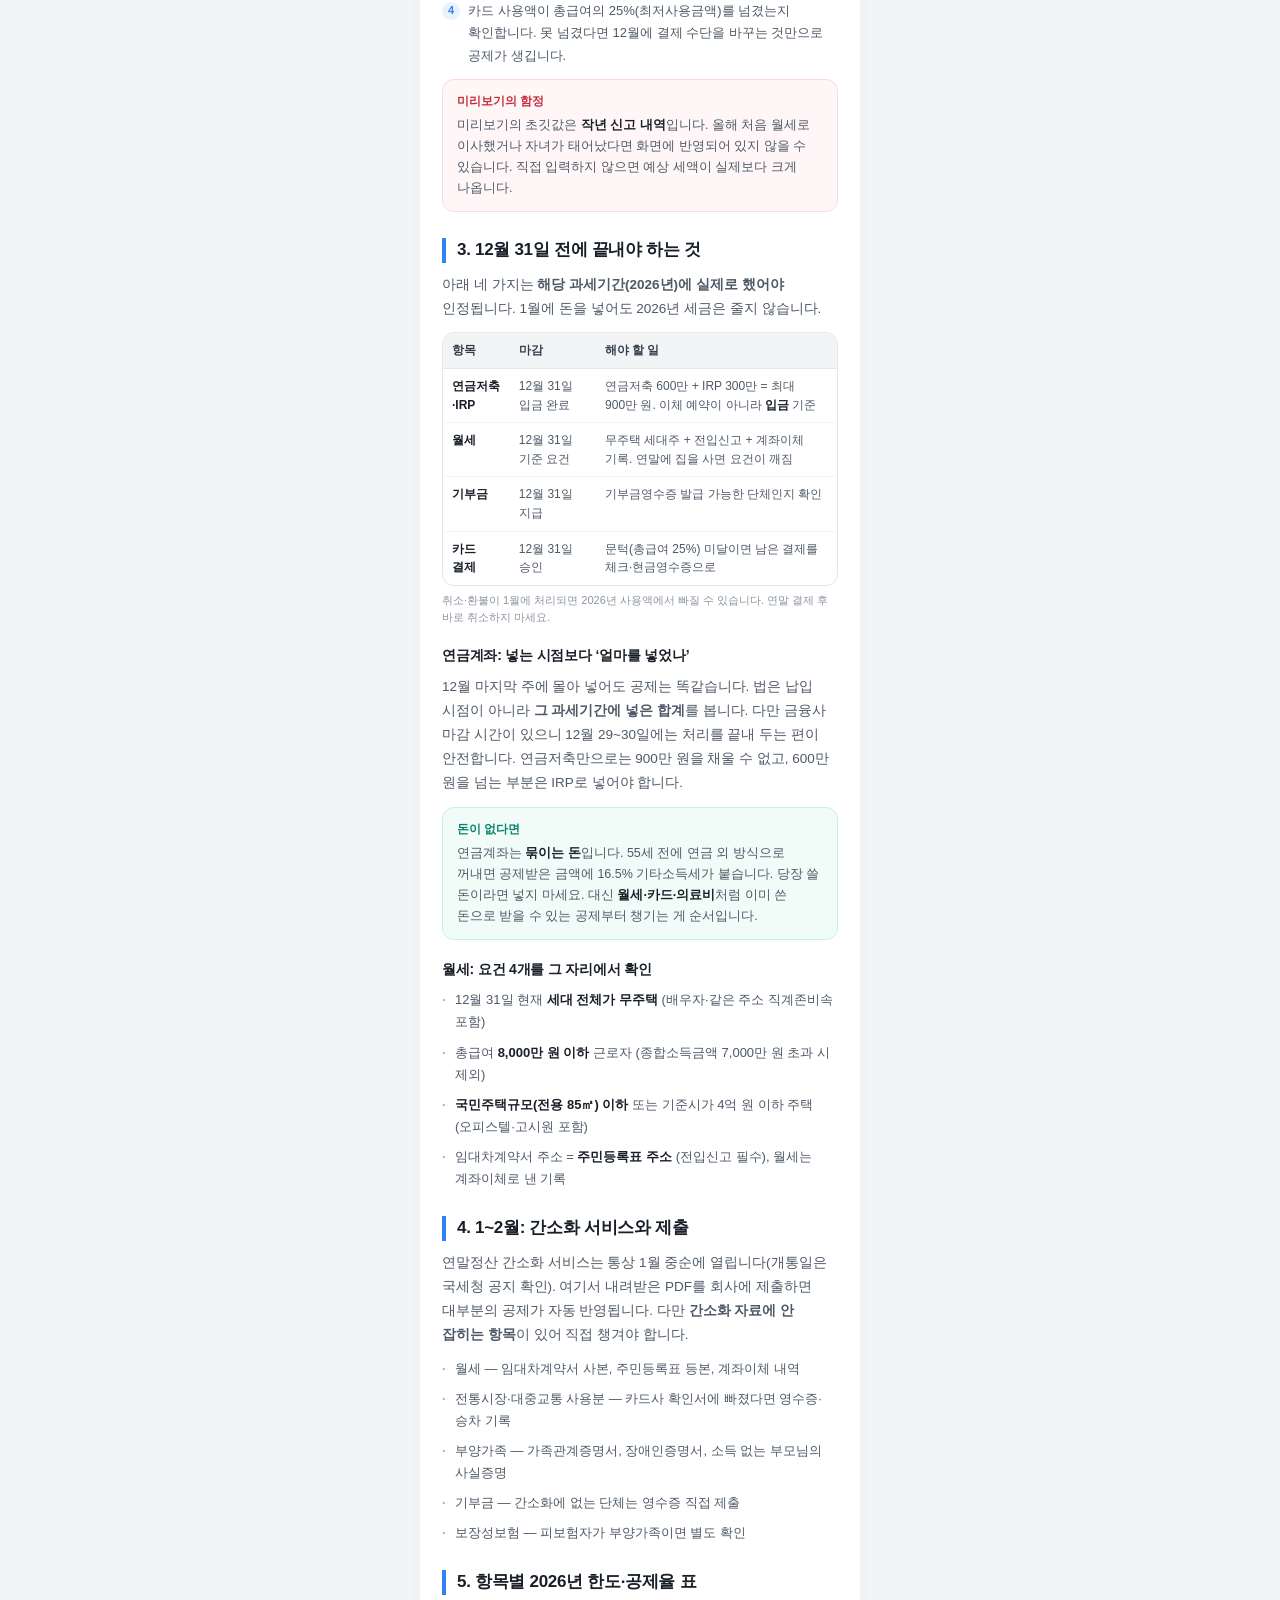
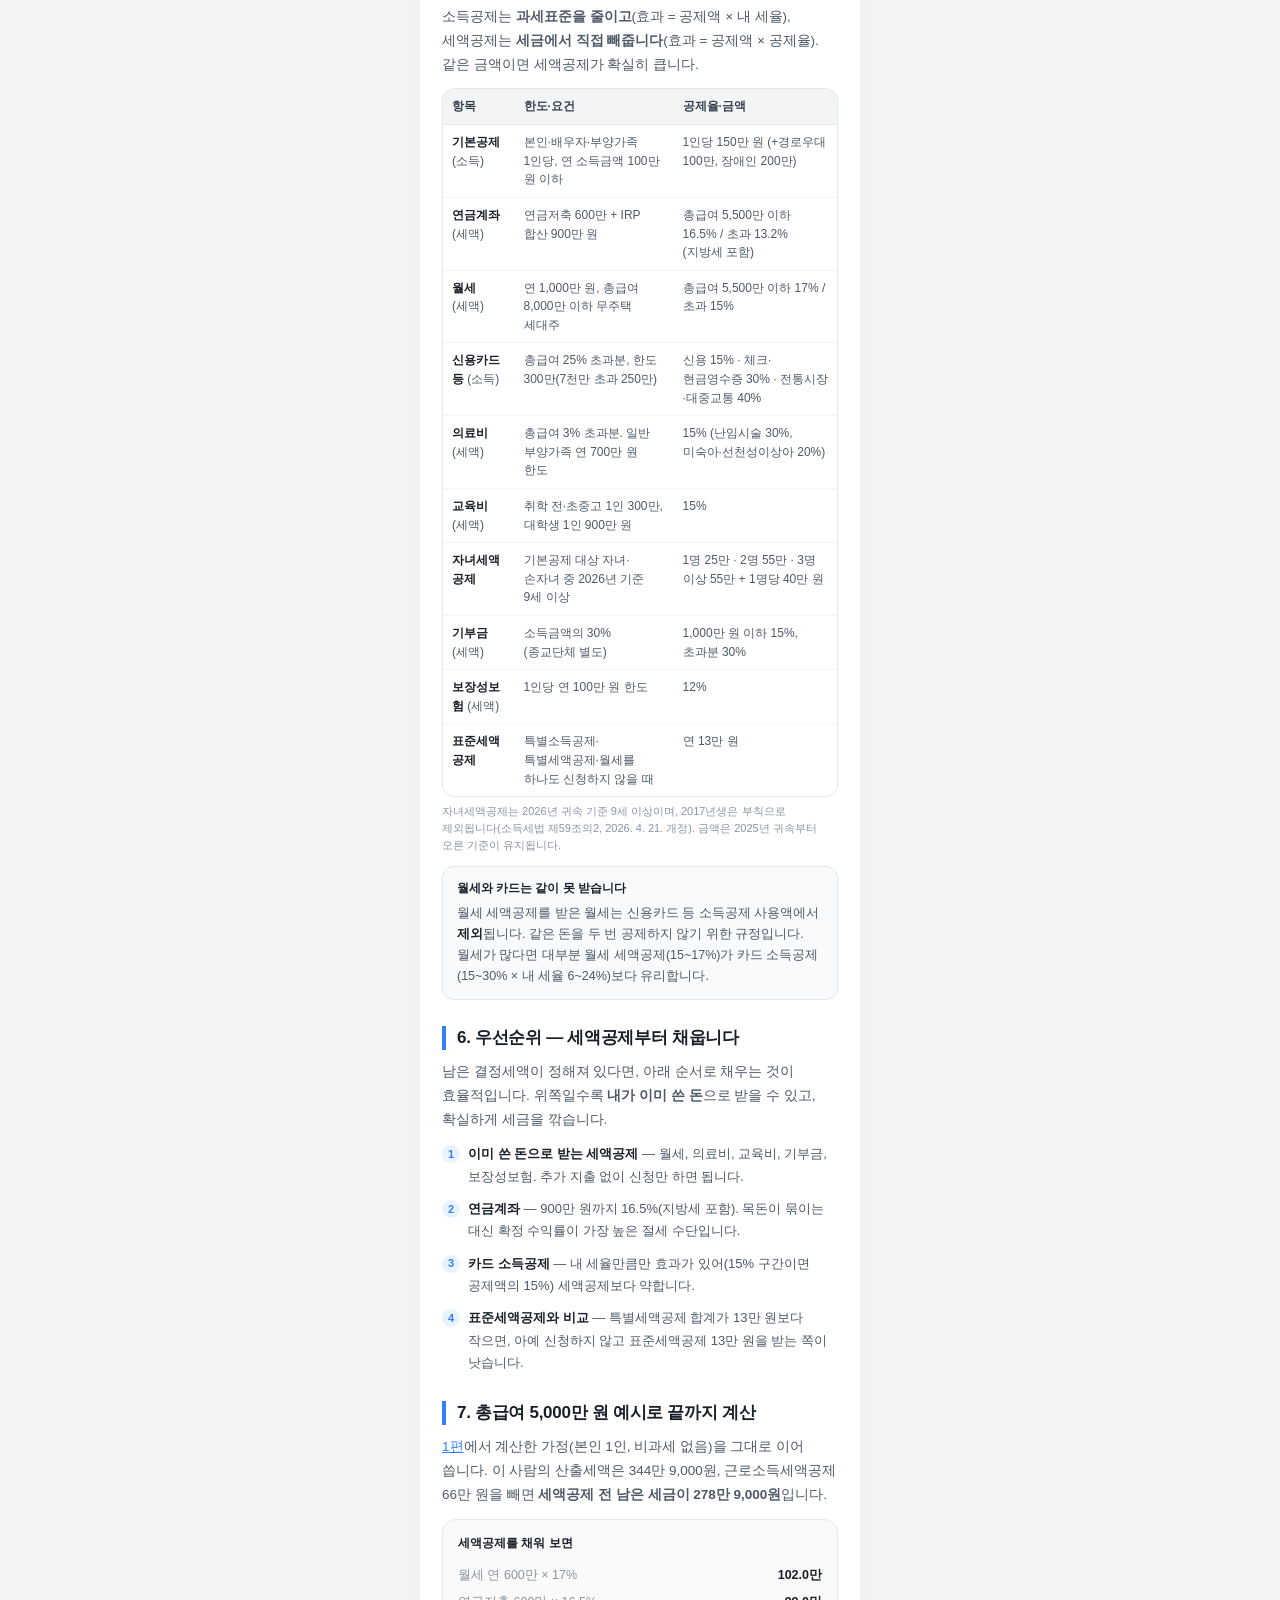
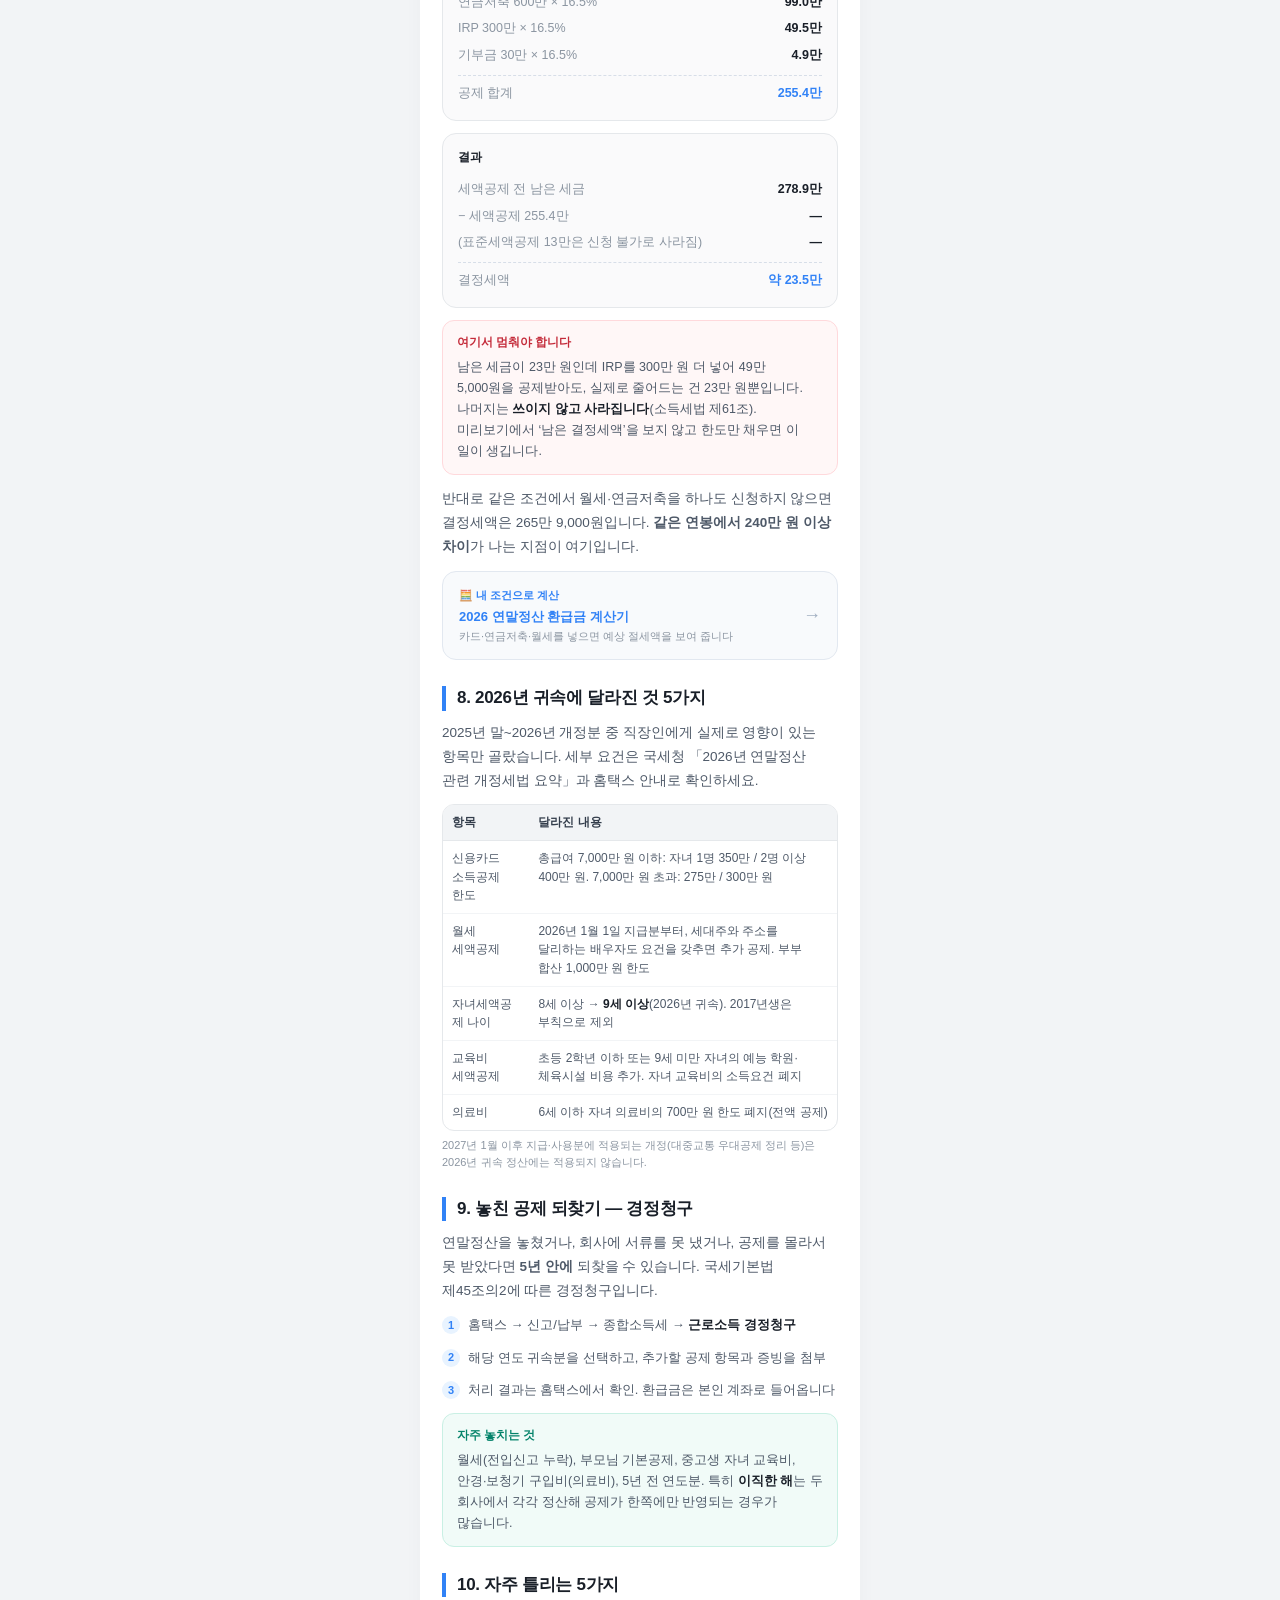
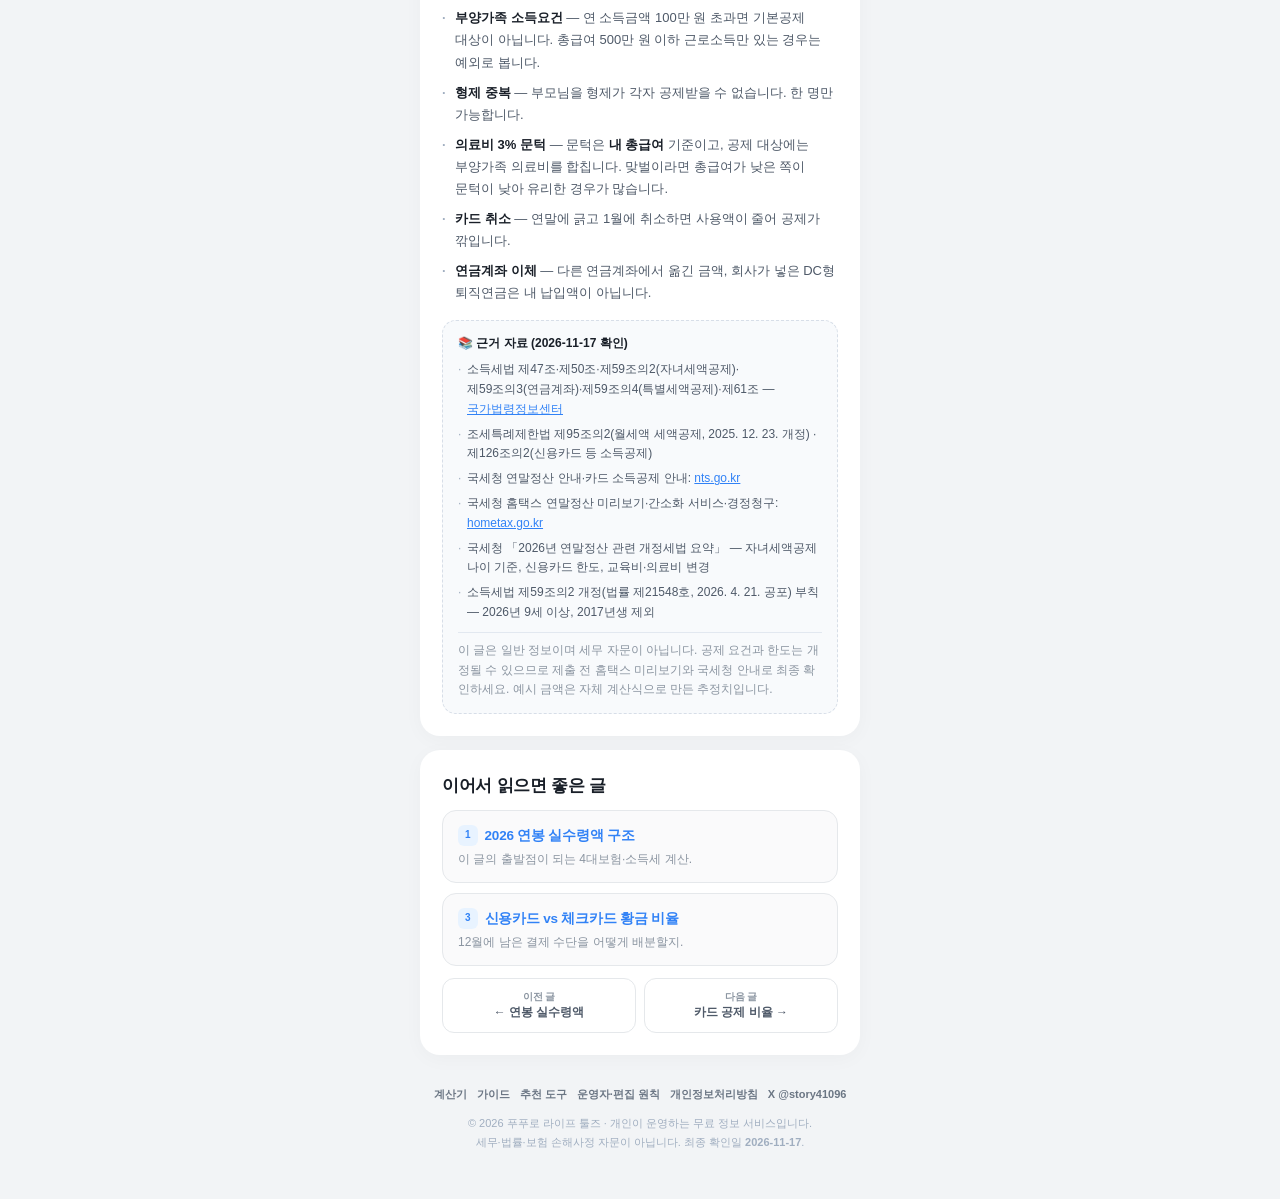
<file: guides/year-end-tax-refund-2026.html>
<!DOCTYPE html>
<html lang="ko">
<head>
  <meta charset="UTF-8">
  <meta name="viewport" content="width=device-width, initial-scale=1.0">
  <title>2026 연말정산 환급 늘리는 실전 순서 — 11월·12월·1월에 할 일 | 푸푸로 라이프 툴즈</title>
  <meta name="description" content="2026년 귀속 연말정산(2027년 초 정산). 11월 홈택스 미리보기, 12월 31일 전 연금계좌·월세·카드 결정, 1월 간소화 서비스까지 순서대로 정리했습니다. 2026년에 달라진 공제 5가지 포함.">
  <meta name="robots" content="index,follow">
  <link rel="canonical" href="https://cyrillush.github.io/miniapp/guides/year-end-tax-refund-2026.html">
  <meta property="og:type" content="article">
  <meta property="og:title" content="2026 연말정산 환급 늘리는 실전 순서">
  <meta property="og:description" content="11월에 확인하고 12월 31일 전에 결정하고 1월에 제출한다. 항목별 2026년 한도·공제율 정리.">
  <meta property="og:url" content="https://cyrillush.github.io/miniapp/guides/year-end-tax-refund-2026.html">
  <meta property="og:site_name" content="푸푸로 라이프 툴즈">
  <meta property="og:locale" content="ko_KR">
  <meta name="twitter:card" content="summary">
  <link rel="stylesheet" href="guide.css">
  <script type="application/ld+json">
  {
    "@context": "https://schema.org",
    "@type": "Article",
    "headline": "2026 연말정산 환급 늘리는 실전 순서",
    "description": "11월 홈택스 미리보기, 12월 31일 전 결정, 1월 간소화 서비스까지. 2026년 귀속 연말정산 항목별 한도와 공제율.",
    "inLanguage": "ko",
    "datePublished": "2026-11-17",
    "dateModified": "2026-11-17",
    "author": { "@type": "Person", "name": "푸푸로", "url": "https://x.com/story41096" },
    "publisher": { "@type": "Organization", "name": "푸푸로 라이프 툴즈" },
    "mainEntityOfPage": "https://cyrillush.github.io/miniapp/guides/year-end-tax-refund-2026.html",
    "isPartOf": { "@type": "WebSite", "name": "푸푸로 라이프 툴즈", "url": "https://cyrillush.github.io/miniapp/" }
  }
  </script>
</head>
<body>

<div class="app-container">
  <nav class="site-nav">
    <a href="../index.html">계산기</a>
    <a href="index.html" class="active">가이드</a>
    <a href="../tools.html">추천 도구</a>
    <a href="../about.html">운영자·편집 원칙</a>
    <a href="../privacy.html">개인정보처리방침</a>
  </nav>

  <div class="top-header">
    <div class="brand-badge">🧾 가이드 2</div>
    <h1>2026 연말정산<br>환급 늘리는 실전 순서</h1>
    <p class="sub">환급은 1월에 결정되지 않습니다. 11월에 확인하고 12월 31일 전에 끝내야 합니다.</p>
  </div>

  <div class="card">
    <div class="article-meta">
      <span>📅 최종 확인 2026-11-17</span>
      <span>📚 소득세법·조세특례제한법</span>
      <span>⏱ 약 11분</span>
    </div>

    <div class="lead">
      연말정산은 “1월에 회사가 계산해 주는 것”이 아니라 <b>“12월 31일까지 내가 만들어 둔 조건을 1월에 정산하는 것”</b>입니다. 연금계좌 납입, 월세 신고, 카드 결제 수단 같은 것은 해가 바뀌면 소급이 안 됩니다. 이 글은 2026년 귀속(2027년 1~2월 정산) 기준으로, 남은 두 달 동안 무엇을 어떤 순서로 결정해야 하는지 정리했습니다.
    </div>

    <div class="toc">
      <div class="toc-head">이 글의 순서</div>
      <ol>
        <li><a href="#s1">환급은 왜 생기나 — 원천징수와 결정세액</a></li>
        <li><a href="#s2">11월: 내 남은 세금부터 확인</a></li>
        <li><a href="#s3">12월 31일 전에 끝내야 하는 것</a></li>
        <li><a href="#s4">1~2월: 간소화 서비스와 제출</a></li>
        <li><a href="#s5">항목별 2026년 한도·공제율 표</a></li>
        <li><a href="#s6">우선순위 — 세액공제부터 채웁니다</a></li>
        <li><a href="#s7">총급여 5,000만 원 예시로 끝까지 계산</a></li>
        <li><a href="#s8">2026년 귀속에 달라진 것 5가지</a></li>
        <li><a href="#s9">놓친 공제 되찾기 — 경정청구</a></li>
        <li><a href="#s10">자주 틀리는 5가지</a></li>
      </ol>
    </div>

    <h2 class="sec" id="s1">1. 환급은 왜 생기나 — 원천징수와 결정세액</h2>
    <p>매달 급여에서 떼는 소득세는 확정된 세금이 아닙니다. 회사가 <b>근로소득 간이세액표</b>로 미리 어림해 떼어 둔 ‘가불’입니다. 1년이 끝나면 실제 소득과 공제 내역으로 다시 계산한 <b>결정세액</b>과 비교합니다.</p>
    <ul class="list">
      <li>미리 낸 세금 &gt; 결정세액 → 차액을 <b>돌려받습니다(환급)</b></li>
      <li>미리 낸 세금 &lt; 결정세액 → 차액을 <b>더 냅니다(추납)</b></li>
    </ul>
    <p>그래서 환급액은 “얼마를 돌려받는가”가 아니라 “<b>내가 내야 할 세금이 얼마인가</b>”의 문제입니다. 남은 세금이 0원이면 아무리 공제를 쌓아도 더 돌려받지 못합니다. 순서가 중요한 이유입니다.</p>

    <div class="note">
      <span class="label">한 줄 정리</span>
      환급을 늘리는 두 가지 방법은 ① <b>결정세액을 줄인다</b>(세액공제), ② <b>미리 낸 세금을 늘린다</b>(원천징수 비율 120% 신청)입니다. ②는 내 돈을 더 냈다가 돌려받는 것이라 이득이 아니므로, 실제로는 ①만 의미가 있습니다.
    </div>

    <h2 class="sec" id="s2">2. 11월: 내 남은 세금부터 확인</h2>
    <p>국세청 홈택스는 연말정산 시즌 전, 보통 11월 중순부터 <b>연말정산 미리보기</b>를 열어 줍니다. 1~9월까지의 카드·의료비·보험료 사용 내역이 자동으로 채워지고, 지금 상태로 연말정산하면 환급인지 추납인지 보여 줍니다.</p>

    <ol class="num">
      <li><b>홈택스 로그인 → 연말정산 미리보기</b> (모바일 손택스도 가능)</li>
      <li>‘예상 결정세액’ 숫자를 적어 둡니다. 이 숫자가 남은 두 달의 목표입니다.</li>
      <li>‘절세 팁’ 화면에서 <b>연금계좌·월세·기부금</b>에 얼마를 더 넣으면 얼마가 줄어드는지 확인합니다.</li>
      <li>카드 사용액이 총급여의 25%(최저사용금액)를 넘겼는지 확인합니다. 못 넘겼다면 12월에 결제 수단을 바꾸는 것만으로 공제가 생깁니다.</li>
    </ol>

    <div class="note warn">
      <span class="label">미리보기의 함정</span>
      미리보기의 초깃값은 <b>작년 신고 내역</b>입니다. 올해 처음 월세로 이사했거나 자녀가 태어났다면 화면에 반영되어 있지 않을 수 있습니다. 직접 입력하지 않으면 예상 세액이 실제보다 크게 나옵니다.
    </div>

    <h2 class="sec" id="s3">3. 12월 31일 전에 끝내야 하는 것</h2>
    <p>아래 네 가지는 <b>해당 과세기간(2026년)에 실제로 했어야</b> 인정됩니다. 1월에 돈을 넣어도 2026년 세금은 줄지 않습니다.</p>

    <div class="table-wrap">
      <table class="rate">
        <thead><tr><th>항목</th><th>마감</th><th>해야 할 일</th></tr></thead>
        <tbody>
          <tr><td><b>연금저축·IRP</b></td><td>12월 31일 입금 완료</td><td>연금저축 600만 + IRP 300만 = 최대 900만 원. 이체 예약이 아니라 <b>입금</b> 기준</td></tr>
          <tr><td><b>월세</b></td><td>12월 31일 기준 요건</td><td>무주택 세대주 + 전입신고 + 계좌이체 기록. 연말에 집을 사면 요건이 깨짐</td></tr>
          <tr><td><b>기부금</b></td><td>12월 31일 지급</td><td>기부금영수증 발급 가능한 단체인지 확인</td></tr>
          <tr><td><b>카드 결제</b></td><td>12월 31일 승인</td><td>문턱(총급여 25%) 미달이면 남은 결제를 체크·현금영수증으로</td></tr>
        </tbody>
      </table>
    </div>
    <div class="table-caption">취소·환불이 1월에 처리되면 2026년 사용액에서 빠질 수 있습니다. 연말 결제 후 바로 취소하지 마세요.</div>

    <h3 class="sub">연금계좌: 넣는 시점보다 ‘얼마를 넣었나’</h3>
    <p>12월 마지막 주에 몰아 넣어도 공제는 똑같습니다. 법은 납입 시점이 아니라 <b>그 과세기간에 넣은 합계</b>를 봅니다. 다만 금융사 마감 시간이 있으니 12월 29~30일에는 처리를 끝내 두는 편이 안전합니다. 연금저축만으로는 900만 원을 채울 수 없고, 600만 원을 넘는 부분은 IRP로 넣어야 합니다.</p>

    <div class="note tip">
      <span class="label">돈이 없다면</span>
      연금계좌는 <b>묶이는 돈</b>입니다. 55세 전에 연금 외 방식으로 꺼내면 공제받은 금액에 16.5% 기타소득세가 붙습니다. 당장 쓸 돈이라면 넣지 마세요. 대신 <b>월세·카드·의료비</b>처럼 이미 쓴 돈으로 받을 수 있는 공제부터 챙기는 게 순서입니다.
    </div>

    <h3 class="sub">월세: 요건 4개를 그 자리에서 확인</h3>
    <ul class="list">
      <li>12월 31일 현재 <b>세대 전체가 무주택</b> (배우자·같은 주소 직계존비속 포함)</li>
      <li>총급여 <b>8,000만 원 이하</b> 근로자 (종합소득금액 7,000만 원 초과 시 제외)</li>
      <li><b>국민주택규모(전용 85㎡) 이하</b> 또는 기준시가 4억 원 이하 주택 (오피스텔·고시원 포함)</li>
      <li>임대차계약서 주소 = <b>주민등록표 주소</b> (전입신고 필수), 월세는 계좌이체로 낸 기록</li>
    </ul>

    <h2 class="sec" id="s4">4. 1~2월: 간소화 서비스와 제출</h2>
    <p>연말정산 간소화 서비스는 통상 1월 중순에 열립니다(개통일은 국세청 공지 확인). 여기서 내려받은 PDF를 회사에 제출하면 대부분의 공제가 자동 반영됩니다. 다만 <b>간소화 자료에 안 잡히는 항목</b>이 있어 직접 챙겨야 합니다.</p>
    <ul class="list">
      <li>월세 — 임대차계약서 사본, 주민등록표 등본, 계좌이체 내역</li>
      <li>전통시장·대중교통 사용분 — 카드사 확인서에 빠졌다면 영수증·승차 기록</li>
      <li>부양가족 — 가족관계증명서, 장애인증명서, 소득 없는 부모님의 사실증명</li>
      <li>기부금 — 간소화에 없는 단체는 영수증 직접 제출</li>
      <li>보장성보험 — 피보험자가 부양가족이면 별도 확인</li>
    </ul>

    <h2 class="sec" id="s5">5. 항목별 2026년 한도·공제율 표</h2>
    <p>소득공제는 <b>과세표준을 줄이고</b>(효과 = 공제액 × 내 세율), 세액공제는 <b>세금에서 직접 빼줍니다</b>(효과 = 공제액 × 공제율). 같은 금액이면 세액공제가 확실히 큽니다.</p>

    <div class="table-wrap">
      <table class="rate">
        <thead><tr><th>항목</th><th>한도·요건</th><th>공제율·금액</th></tr></thead>
        <tbody>
          <tr><td><b>기본공제</b> (소득)</td><td>본인·배우자·부양가족 1인당, 연 소득금액 100만 원 이하</td><td>1인당 150만 원 (+경로우대 100만, 장애인 200만)</td></tr>
          <tr><td><b>연금계좌</b> (세액)</td><td>연금저축 600만 + IRP 합산 900만 원</td><td>총급여 5,500만 이하 16.5% / 초과 13.2% (지방세 포함)</td></tr>
          <tr><td><b>월세</b> (세액)</td><td>연 1,000만 원, 총급여 8,000만 이하 무주택 세대주</td><td>총급여 5,500만 이하 17% / 초과 15%</td></tr>
          <tr><td><b>신용카드 등</b> (소득)</td><td>총급여 25% 초과분, 한도 300만(7천만 초과 250만)</td><td>신용 15% · 체크·현금영수증 30% · 전통시장·대중교통 40%</td></tr>
          <tr><td><b>의료비</b> (세액)</td><td>총급여 3% 초과분. 일반 부양가족 연 700만 원 한도</td><td>15% (난임시술 30%, 미숙아·선천성이상아 20%)</td></tr>
          <tr><td><b>교육비</b> (세액)</td><td>취학 전·초중고 1인 300만, 대학생 1인 900만 원</td><td>15%</td></tr>
          <tr><td><b>자녀세액공제</b></td><td>기본공제 대상 자녀·손자녀 중 2026년 기준 9세 이상</td><td>1명 25만 · 2명 55만 · 3명 이상 55만 + 1명당 40만 원</td></tr>
          <tr><td><b>기부금</b> (세액)</td><td>소득금액의 30% (종교단체 별도)</td><td>1,000만 원 이하 15%, 초과분 30%</td></tr>
          <tr><td><b>보장성보험</b> (세액)</td><td>1인당 연 100만 원 한도</td><td>12%</td></tr>
          <tr><td><b>표준세액공제</b></td><td>특별소득공제·특별세액공제·월세를 하나도 신청하지 않을 때</td><td>연 13만 원</td></tr>
        </tbody>
      </table>
    </div>
    <div class="table-caption">자녀세액공제는 2026년 귀속 기준 9세 이상이며, 2017년생은 부칙으로 제외됩니다(소득세법 제59조의2, 2026. 4. 21. 개정). 금액은 2025년 귀속부터 오른 기준이 유지됩니다.</div>

    <div class="note">
      <span class="label">월세와 카드는 같이 못 받습니다</span>
      월세 세액공제를 받은 월세는 신용카드 등 소득공제 사용액에서 <b>제외</b>됩니다. 같은 돈을 두 번 공제하지 않기 위한 규정입니다. 월세가 많다면 대부분 월세 세액공제(15~17%)가 카드 소득공제(15~30% × 내 세율 6~24%)보다 유리합니다.
    </div>

    <h2 class="sec" id="s6">6. 우선순위 — 세액공제부터 채웁니다</h2>
    <p>남은 결정세액이 정해져 있다면, 아래 순서로 채우는 것이 효율적입니다. 위쪽일수록 <b>내가 이미 쓴 돈</b>으로 받을 수 있고, 확실하게 세금을 깎습니다.</p>

    <ol class="num">
      <li><b>이미 쓴 돈으로 받는 세액공제</b> — 월세, 의료비, 교육비, 기부금, 보장성보험. 추가 지출 없이 신청만 하면 됩니다.</li>
      <li><b>연금계좌</b> — 900만 원까지 16.5%(지방세 포함). 목돈이 묶이는 대신 확정 수익률이 가장 높은 절세 수단입니다.</li>
      <li><b>카드 소득공제</b> — 내 세율만큼만 효과가 있어(15% 구간이면 공제액의 15%) 세액공제보다 약합니다.</li>
      <li><b>표준세액공제와 비교</b> — 특별세액공제 합계가 13만 원보다 작으면, 아예 신청하지 않고 표준세액공제 13만 원을 받는 쪽이 낫습니다.</li>
    </ol>

    <h2 class="sec" id="s7">7. 총급여 5,000만 원 예시로 끝까지 계산</h2>
    <p><a href="salary-take-home-2026.html">1편</a>에서 계산한 가정(본인 1인, 비과세 없음)을 그대로 이어 씁니다. 이 사람의 산출세액은 344만 9,000원, 근로소득세액공제 66만 원을 빼면 <b>세액공제 전 남은 세금이 278만 9,000원</b>입니다.</p>

    <div class="example">
      <div class="ex-head">세액공제를 채워 보면</div>
      <div class="ex-row"><span class="k">월세 연 600만 × 17%</span><span class="v">102.0만</span></div>
      <div class="ex-row"><span class="k">연금저축 600만 × 16.5%</span><span class="v">99.0만</span></div>
      <div class="ex-row"><span class="k">IRP 300만 × 16.5%</span><span class="v">49.5만</span></div>
      <div class="ex-row"><span class="k">기부금 30만 × 16.5%</span><span class="v">4.9만</span></div>
      <div class="ex-row ex-total"><span class="k">공제 합계</span><span class="v">255.4만</span></div>
    </div>

    <div class="example">
      <div class="ex-head">결과</div>
      <div class="ex-row"><span class="k">세액공제 전 남은 세금</span><span class="v">278.9만</span></div>
      <div class="ex-row"><span class="k">− 세액공제 255.4만</span><span class="v">—</span></div>
      <div class="ex-row"><span class="k">(표준세액공제 13만은 신청 불가로 사라짐)</span><span class="v">—</span></div>
      <div class="ex-row ex-total"><span class="k">결정세액</span><span class="v">약 23.5만</span></div>
    </div>

    <div class="note warn">
      <span class="label">여기서 멈춰야 합니다</span>
      남은 세금이 23만 원인데 IRP를 300만 원 더 넣어 49만 5,000원을 공제받아도, 실제로 줄어드는 건 23만 원뿐입니다. 나머지는 <b>쓰이지 않고 사라집니다</b>(소득세법 제61조). 미리보기에서 ‘남은 결정세액’을 보지 않고 한도만 채우면 이 일이 생깁니다.
    </div>

    <p>반대로 같은 조건에서 월세·연금저축을 하나도 신청하지 않으면 결정세액은 265만 9,000원입니다. <b>같은 연봉에서 240만 원 이상 차이</b>가 나는 지점이 여기입니다.</p>

    <a class="resource-card" href="../index.html">
      <div class="resource-info">
        <span class="resource-tag">🧮 내 조건으로 계산</span>
        <span class="resource-title">2026 연말정산 환급금 계산기</span>
        <span class="resource-sub">카드·연금저축·월세를 넣으면 예상 절세액을 보여 줍니다</span>
      </div>
      <span class="resource-arrow">→</span>
    </a>

    <h2 class="sec" id="s8">8. 2026년 귀속에 달라진 것 5가지</h2>
    <p>2025년 말~2026년 개정분 중 직장인에게 실제로 영향이 있는 항목만 골랐습니다. 세부 요건은 국세청 「2026년 연말정산 관련 개정세법 요약」과 홈택스 안내로 확인하세요.</p>

    <div class="table-wrap">
      <table class="rate">
        <thead><tr><th>항목</th><th>달라진 내용</th></tr></thead>
        <tbody>
          <tr><td>신용카드 소득공제 한도</td><td>총급여 7,000만 원 이하: 자녀 1명 350만 / 2명 이상 400만 원. 7,000만 원 초과: 275만 / 300만 원</td></tr>
          <tr><td>월세 세액공제</td><td>2026년 1월 1일 지급분부터, 세대주와 주소를 달리하는 배우자도 요건을 갖추면 추가 공제. 부부 합산 1,000만 원 한도</td></tr>
          <tr><td>자녀세액공제 나이</td><td>8세 이상 → <b>9세 이상</b>(2026년 귀속). 2017년생은 부칙으로 제외</td></tr>
          <tr><td>교육비 세액공제</td><td>초등 2학년 이하 또는 9세 미만 자녀의 예능 학원·체육시설 비용 추가. 자녀 교육비의 소득요건 폐지</td></tr>
          <tr><td>의료비</td><td>6세 이하 자녀 의료비의 700만 원 한도 폐지(전액 공제)</td></tr>
        </tbody>
      </table>
    </div>
    <div class="table-caption">2027년 1월 이후 지급·사용분에 적용되는 개정(대중교통 우대공제 정리 등)은 2026년 귀속 정산에는 적용되지 않습니다.</div>

    <h2 class="sec" id="s9">9. 놓친 공제 되찾기 — 경정청구</h2>
    <p>연말정산을 놓쳤거나, 회사에 서류를 못 냈거나, 공제를 몰라서 못 받았다면 <b>5년 안에</b> 되찾을 수 있습니다. 국세기본법 제45조의2에 따른 경정청구입니다.</p>
    <ol class="num">
      <li>홈택스 → 신고/납부 → 종합소득세 → <b>근로소득 경정청구</b></li>
      <li>해당 연도 귀속분을 선택하고, 추가할 공제 항목과 증빙을 첨부</li>
      <li>처리 결과는 홈택스에서 확인. 환급금은 본인 계좌로 들어옵니다</li>
    </ol>
    <div class="note tip">
      <span class="label">자주 놓치는 것</span>
      월세(전입신고 누락), 부모님 기본공제, 중고생 자녀 교육비, 안경·보청기 구입비(의료비), 5년 전 연도분. 특히 <b>이직한 해</b>는 두 회사에서 각각 정산해 공제가 한쪽에만 반영되는 경우가 많습니다.
    </div>

    <h2 class="sec" id="s10">10. 자주 틀리는 5가지</h2>
    <ul class="list">
      <li><b>부양가족 소득요건</b> — 연 소득금액 100만 원 초과면 기본공제 대상이 아닙니다. 총급여 500만 원 이하 근로소득만 있는 경우는 예외로 봅니다.</li>
      <li><b>형제 중복</b> — 부모님을 형제가 각자 공제받을 수 없습니다. 한 명만 가능합니다.</li>
      <li><b>의료비 3% 문턱</b> — 문턱은 <b>내 총급여</b> 기준이고, 공제 대상에는 부양가족 의료비를 합칩니다. 맞벌이라면 총급여가 낮은 쪽이 문턱이 낮아 유리한 경우가 많습니다.</li>
      <li><b>카드 취소</b> — 연말에 긁고 1월에 취소하면 사용액이 줄어 공제가 깎입니다.</li>
      <li><b>연금계좌 이체</b> — 다른 연금계좌에서 옮긴 금액, 회사가 넣은 DC형 퇴직연금은 내 납입액이 아닙니다.</li>
    </ul>

    <div class="source-box">
      <span class="source-head">📚 근거 자료 (2026-11-17 확인)</span>
      <ul>
        <li>소득세법 제47조·제50조·제59조의2(자녀세액공제)·제59조의3(연금계좌)·제59조의4(특별세액공제)·제61조 — <a href="https://www.law.go.kr" target="_blank" rel="noopener">국가법령정보센터</a></li>
        <li>조세특례제한법 제95조의2(월세액 세액공제, 2025. 12. 23. 개정) · 제126조의2(신용카드 등 소득공제)</li>
        <li>국세청 연말정산 안내·카드 소득공제 안내: <a href="https://www.nts.go.kr/nts/cm/cntnts/cntntsView.do?cntntsId=7794&amp;mi=2468" target="_blank" rel="noopener">nts.go.kr</a></li>
        <li>국세청 홈택스 연말정산 미리보기·간소화 서비스·경정청구: <a href="https://hometax.go.kr" target="_blank" rel="noopener">hometax.go.kr</a></li>
        <li>국세청 「2026년 연말정산 관련 개정세법 요약」 — 자녀세액공제 나이 기준, 신용카드 한도, 교육비·의료비 변경</li>
        <li>소득세법 제59조의2 개정(법률 제21548호, 2026. 4. 21. 공포) 부칙 — 2026년 9세 이상, 2017년생 제외</li>
      </ul>
      <span class="source-note">이 글은 일반 정보이며 세무 자문이 아닙니다. 공제 요건과 한도는 개정될 수 있으므로 제출 전 홈택스 미리보기와 국세청 안내로 최종 확인하세요. 예시 금액은 자체 계산식으로 만든 추정치입니다.</span>
    </div>
  </div>

  <div class="card">
    <div class="card-title">이어서 읽으면 좋은 글</div>
    <div class="guide-list">
      <a class="guide-item" href="salary-take-home-2026.html">
        <div class="g-top"><span class="g-num">1</span><span class="g-title">2026 연봉 실수령액 구조</span></div>
        <div class="g-desc">이 글의 출발점이 되는 4대보험·소득세 계산.</div>
      </a>
      <a class="guide-item" href="card-deduction-ratio-2026.html">
        <div class="g-top"><span class="g-num">3</span><span class="g-title">신용카드 vs 체크카드 황금 비율</span></div>
        <div class="g-desc">12월에 남은 결제 수단을 어떻게 배분할지.</div>
      </a>
    </div>
    <div class="pager" style="margin-top: 12px;">
      <a href="salary-take-home-2026.html"><span>이전 글</span>← 연봉 실수령액</a>
      <a href="card-deduction-ratio-2026.html"><span>다음 글</span>카드 공제 비율 →</a>
    </div>
  </div>

  <div class="footer">
    <div class="footer-links">
      <a href="../index.html">계산기</a>
      <a href="index.html">가이드</a>
      <a href="../tools.html">추천 도구</a>
      <a href="../about.html">운영자·편집 원칙</a>
      <a href="../privacy.html">개인정보처리방침</a>
      <a href="https://x.com/story41096" target="_blank" rel="noopener">X @story41096</a>
    </div>
    © 2026 푸푸로 라이프 툴즈 · 개인이 운영하는 무료 정보 서비스입니다.<br>
    세무·법률·보험 손해사정 자문이 아닙니다. 최종 확인일 <b>2026-11-17</b>.
  </div>
</div>

</body>
</html>
</file>
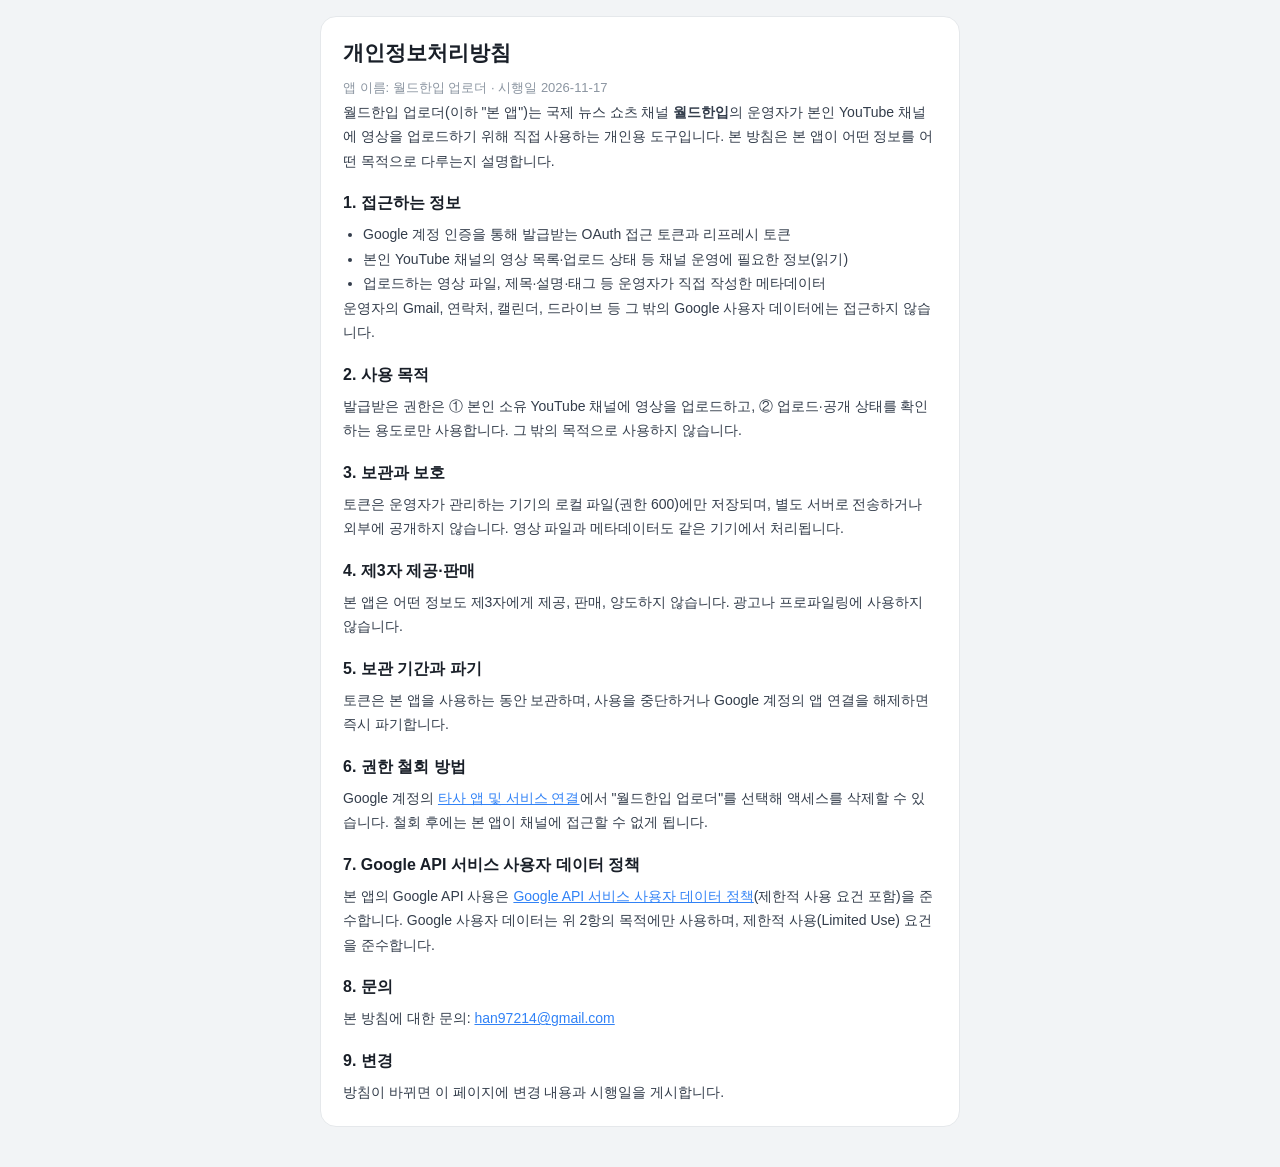
<file: legal/world-hanip-uploader-privacy.html>
<!DOCTYPE html>
<html lang="ko">
<head>
  <meta charset="UTF-8">
  <meta name="viewport" content="width=device-width, initial-scale=1.0">
  <title>월드한입 업로더 — 개인정보처리방침</title>
  <meta name="description" content="월드한입 업로더의 개인정보처리방침. Google 계정 권한은 본인 채널 영상 업로드와 상태 조회에만 쓰이며 제3자에게 제공하지 않습니다.">
  <link rel="canonical" href="https://cyrillush.github.io/miniapp/legal/world-hanip-uploader-privacy.html">
  <style>
    :root { --bg:#F2F4F6; --card:#FFFFFF; --text:#191F28; --sub:#8B95A1; --border:#E5E8EB; --primary:#3182F6; }
    * { box-sizing: border-box; margin: 0; padding: 0; }
    body { font-family: -apple-system, BlinkMacSystemFont, "Pretendard", "Apple SD Gothic Neo", "Malgun Gothic", sans-serif;
      background: var(--bg); color: var(--text); display: flex; justify-content: center; min-height: 100vh; padding: 16px 12px 40px; }
    .wrap { width: 100%; max-width: 640px; display: flex; flex-direction: column; gap: 14px; }
    .card { background: var(--card); border: 1px solid var(--border); border-radius: 16px; padding: 22px; }
    h1 { font-size: 21px; margin-bottom: 10px; }
    h2 { font-size: 16px; margin: 20px 0 8px; }
    p, li { font-size: 14px; line-height: 1.75; color: #333D4B; }
    ul { padding-left: 20px; }
    .muted { color: var(--sub); font-size: 13px; }
    a { color: var(--primary); }
    code { font-size: 12.5px; word-break: break-all; }
  </style>
</head>
<body>
  <div class="wrap">
    <div class="card">
      <h1>개인정보처리방침</h1>
      <p class="muted">앱 이름: 월드한입 업로더 · 시행일 2026-11-17</p>

      <p>월드한입 업로더(이하 "본 앱")는 국제 뉴스 쇼츠 채널 <strong>월드한입</strong>의 운영자가 본인 YouTube 채널에 영상을 업로드하기 위해 직접 사용하는 개인용 도구입니다. 본 방침은 본 앱이 어떤 정보를 어떤 목적으로 다루는지 설명합니다.</p>

      <h2>1. 접근하는 정보</h2>
      <ul>
        <li>Google 계정 인증을 통해 발급받는 OAuth 접근 토큰과 리프레시 토큰</li>
        <li>본인 YouTube 채널의 영상 목록·업로드 상태 등 채널 운영에 필요한 정보(읽기)</li>
        <li>업로드하는 영상 파일, 제목·설명·태그 등 운영자가 직접 작성한 메타데이터</li>
      </ul>
      <p>운영자의 Gmail, 연락처, 캘린더, 드라이브 등 그 밖의 Google 사용자 데이터에는 접근하지 않습니다.</p>

      <h2>2. 사용 목적</h2>
      <p>발급받은 권한은 ① 본인 소유 YouTube 채널에 영상을 업로드하고, ② 업로드·공개 상태를 확인하는 용도로만 사용합니다. 그 밖의 목적으로 사용하지 않습니다.</p>

      <h2>3. 보관과 보호</h2>
      <p>토큰은 운영자가 관리하는 기기의 로컬 파일(권한 600)에만 저장되며, 별도 서버로 전송하거나 외부에 공개하지 않습니다. 영상 파일과 메타데이터도 같은 기기에서 처리됩니다.</p>

      <h2>4. 제3자 제공·판매</h2>
      <p>본 앱은 어떤 정보도 제3자에게 제공, 판매, 양도하지 않습니다. 광고나 프로파일링에 사용하지 않습니다.</p>

      <h2>5. 보관 기간과 파기</h2>
      <p>토큰은 본 앱을 사용하는 동안 보관하며, 사용을 중단하거나 Google 계정의 앱 연결을 해제하면 즉시 파기합니다.</p>

      <h2>6. 권한 철회 방법</h2>
      <p>Google 계정의 <a href="https://myaccount.google.com/permissions" target="_blank" rel="noopener">타사 앱 및 서비스 연결</a>에서 "월드한입 업로더"를 선택해 액세스를 삭제할 수 있습니다. 철회 후에는 본 앱이 채널에 접근할 수 없게 됩니다.</p>

      <h2>7. Google API 서비스 사용자 데이터 정책</h2>
      <p>본 앱의 Google API 사용은 <a href="https://developers.google.com/terms/api-services-user-data-policy" target="_blank" rel="noopener">Google API 서비스 사용자 데이터 정책</a>(제한적 사용 요건 포함)을 준수합니다. Google 사용자 데이터는 위 2항의 목적에만 사용하며, 제한적 사용(Limited Use) 요건을 준수합니다.</p>

      <h2>8. 문의</h2>
      <p>본 방침에 대한 문의: <a href="mailto:han97214@gmail.com">han97214@gmail.com</a></p>

      <h2>9. 변경</h2>
      <p>방침이 바뀌면 이 페이지에 변경 내용과 시행일을 게시합니다.</p>
    </div>
  </div>
</body>
</html>
</file>
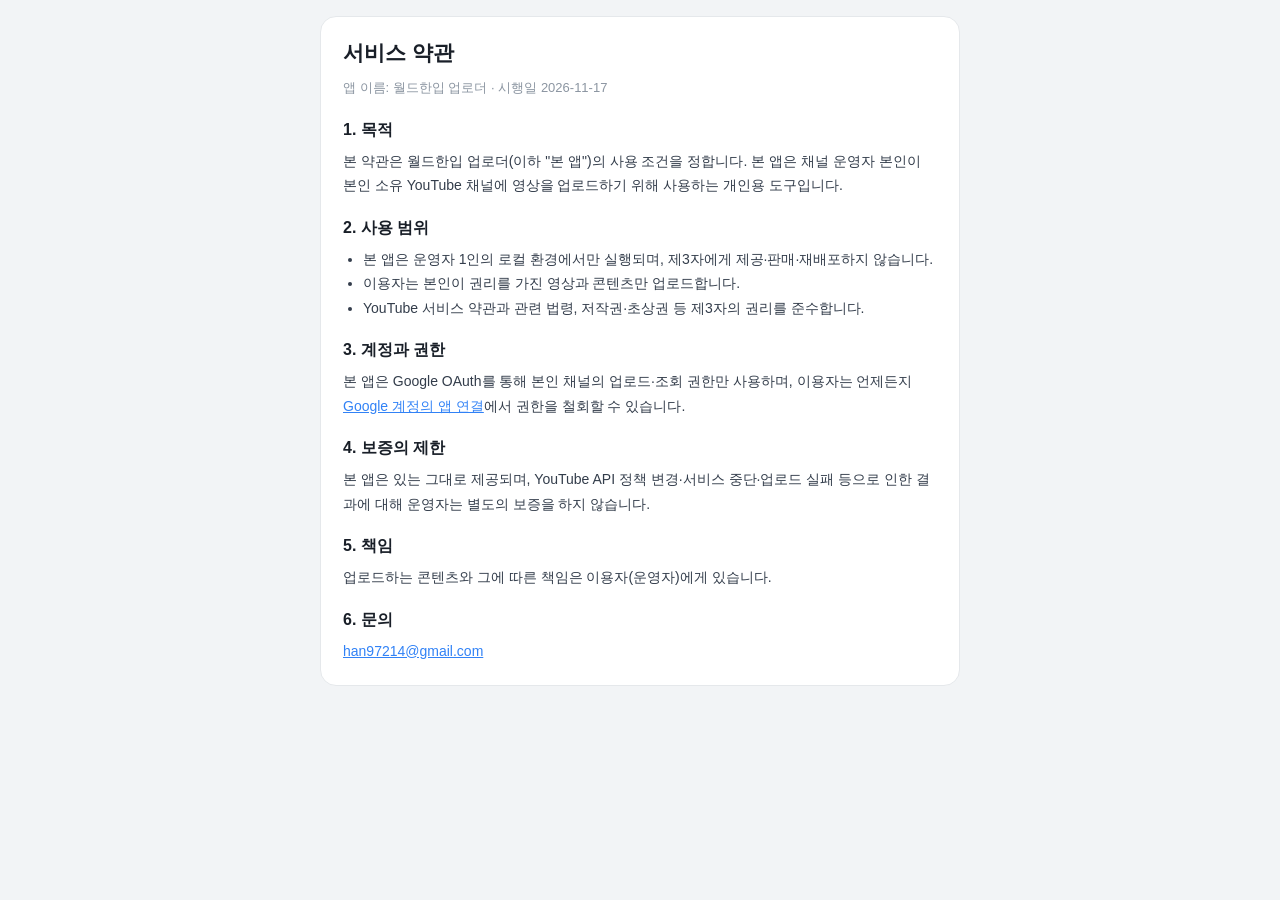
<file: legal/world-hanip-uploader-terms.html>
<!DOCTYPE html>
<html lang="ko">
<head>
  <meta charset="UTF-8">
  <meta name="viewport" content="width=device-width, initial-scale=1.0">
  <title>월드한입 업로더 — 서비스 약관</title>
  <meta name="description" content="월드한입 업로더 이용 약관. 본인 채널 업로드를 위한 개인용 도구의 사용 범위를 정합니다.">
  <link rel="canonical" href="https://cyrillush.github.io/miniapp/legal/world-hanip-uploader-terms.html">
  <style>
    :root { --bg:#F2F4F6; --card:#FFFFFF; --text:#191F28; --sub:#8B95A1; --border:#E5E8EB; --primary:#3182F6; }
    * { box-sizing: border-box; margin: 0; padding: 0; }
    body { font-family: -apple-system, BlinkMacSystemFont, "Pretendard", "Apple SD Gothic Neo", "Malgun Gothic", sans-serif;
      background: var(--bg); color: var(--text); display: flex; justify-content: center; min-height: 100vh; padding: 16px 12px 40px; }
    .wrap { width: 100%; max-width: 640px; display: flex; flex-direction: column; gap: 14px; }
    .card { background: var(--card); border: 1px solid var(--border); border-radius: 16px; padding: 22px; }
    h1 { font-size: 21px; margin-bottom: 10px; }
    h2 { font-size: 16px; margin: 20px 0 8px; }
    p, li { font-size: 14px; line-height: 1.75; color: #333D4B; }
    ul { padding-left: 20px; }
    .muted { color: var(--sub); font-size: 13px; }
    a { color: var(--primary); }
  </style>
</head>
<body>
  <div class="wrap">
    <div class="card">
      <h1>서비스 약관</h1>
      <p class="muted">앱 이름: 월드한입 업로더 · 시행일 2026-11-17</p>

      <h2>1. 목적</h2>
      <p>본 약관은 월드한입 업로더(이하 "본 앱")의 사용 조건을 정합니다. 본 앱은 채널 운영자 본인이 본인 소유 YouTube 채널에 영상을 업로드하기 위해 사용하는 개인용 도구입니다.</p>

      <h2>2. 사용 범위</h2>
      <ul>
        <li>본 앱은 운영자 1인의 로컬 환경에서만 실행되며, 제3자에게 제공·판매·재배포하지 않습니다.</li>
        <li>이용자는 본인이 권리를 가진 영상과 콘텐츠만 업로드합니다.</li>
        <li>YouTube 서비스 약관과 관련 법령, 저작권·초상권 등 제3자의 권리를 준수합니다.</li>
      </ul>

      <h2>3. 계정과 권한</h2>
      <p>본 앱은 Google OAuth를 통해 본인 채널의 업로드·조회 권한만 사용하며, 이용자는 언제든지 <a href="https://myaccount.google.com/permissions" target="_blank" rel="noopener">Google 계정의 앱 연결</a>에서 권한을 철회할 수 있습니다.</p>

      <h2>4. 보증의 제한</h2>
      <p>본 앱은 있는 그대로 제공되며, YouTube API 정책 변경·서비스 중단·업로드 실패 등으로 인한 결과에 대해 운영자는 별도의 보증을 하지 않습니다.</p>

      <h2>5. 책임</h2>
      <p>업로드하는 콘텐츠와 그에 따른 책임은 이용자(운영자)에게 있습니다.</p>

      <h2>6. 문의</h2>
      <p><a href="mailto:han97214@gmail.com">han97214@gmail.com</a></p>
    </div>
  </div>
</body>
</html>
</file>
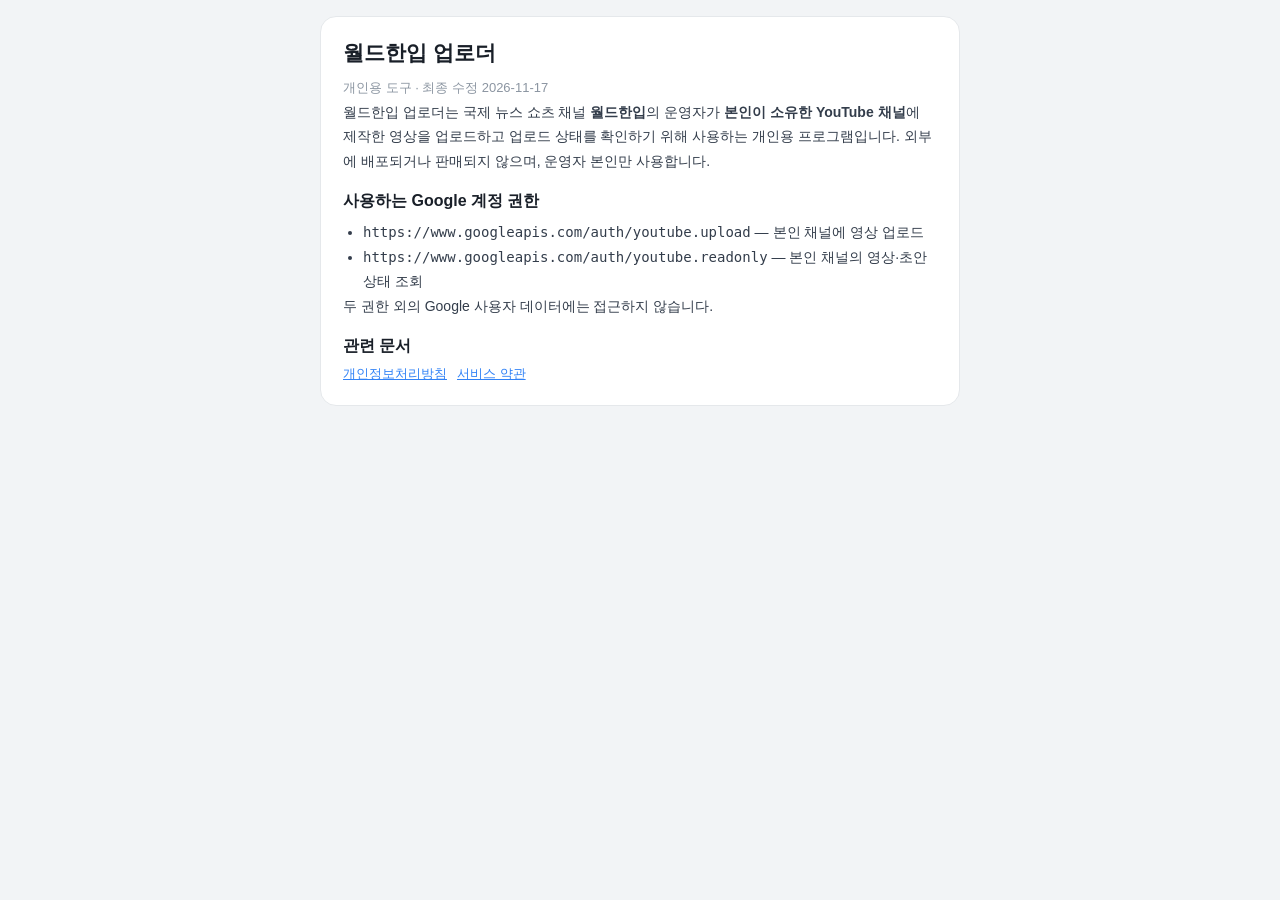
<file: legal/world-hanip-uploader.html>
<!DOCTYPE html>
<html lang="ko">
<head>
  <meta charset="UTF-8">
  <meta name="viewport" content="width=device-width, initial-scale=1.0">
  <title>월드한입 업로더 — 앱 소개</title>
  <meta name="description" content="월드한입 업로더는 월드한입 채널 운영자가 본인 채널에 영상을 올리기 위해 쓰는 개인용 도구입니다.">
  <link rel="canonical" href="https://cyrillush.github.io/miniapp/legal/world-hanip-uploader.html">
  <style>
    :root { --bg:#F2F4F6; --card:#FFFFFF; --text:#191F28; --sub:#8B95A1; --border:#E5E8EB; --primary:#3182F6; }
    * { box-sizing: border-box; margin: 0; padding: 0; }
    body { font-family: -apple-system, BlinkMacSystemFont, "Pretendard", "Apple SD Gothic Neo", "Malgun Gothic", sans-serif;
      background: var(--bg); color: var(--text); display: flex; justify-content: center; min-height: 100vh; padding: 16px 12px 40px; }
    .wrap { width: 100%; max-width: 640px; display: flex; flex-direction: column; gap: 14px; }
    .card { background: var(--card); border: 1px solid var(--border); border-radius: 16px; padding: 22px; }
    h1 { font-size: 21px; margin-bottom: 10px; }
    h2 { font-size: 16px; margin: 18px 0 8px; }
    p, li { font-size: 14px; line-height: 1.75; color: #333D4B; }
    ul { padding-left: 20px; }
    .muted { color: var(--sub); font-size: 13px; }
    a { color: var(--primary); }
    nav { display: flex; gap: 10px; flex-wrap: wrap; font-size: 13px; }
  </style>
</head>
<body>
  <div class="wrap">
    <div class="card">
      <h1>월드한입 업로더</h1>
      <p class="muted">개인용 도구 · 최종 수정 2026-11-17</p>
      <p>월드한입 업로더는 국제 뉴스 쇼츠 채널 <strong>월드한입</strong>의 운영자가 <strong>본인이 소유한 YouTube 채널</strong>에 제작한 영상을 업로드하고 업로드 상태를 확인하기 위해 사용하는 개인용 프로그램입니다. 외부에 배포되거나 판매되지 않으며, 운영자 본인만 사용합니다.</p>

      <h2>사용하는 Google 계정 권한</h2>
      <ul>
        <li><code>https://www.googleapis.com/auth/youtube.upload</code> — 본인 채널에 영상 업로드</li>
        <li><code>https://www.googleapis.com/auth/youtube.readonly</code> — 본인 채널의 영상·초안 상태 조회</li>
      </ul>
      <p>두 권한 외의 Google 사용자 데이터에는 접근하지 않습니다.</p>

      <h2>관련 문서</h2>
      <nav>
        <a href="./world-hanip-uploader-privacy.html">개인정보처리방침</a>
        <a href="./world-hanip-uploader-terms.html">서비스 약관</a>
      </nav>
    </div>
  </div>
</body>
</html>
</file>
<file: guides/guide.css>
/* 푸푸로 라이프 툴즈 — 가이드 페이지 공통 스타일
   기존 index.html / tools.html / about.html / privacy.html 의 색·타이포·카드 규격을 그대로 따릅니다. */

:root {
  --primary: #3182F6;
  --primary-dark: #1B64DA;
  --primary-light: #E8F3FF;
  --success: #00C48C;
  --danger: #F04452;
  --bg: #F2F4F6;
  --card-bg: #FFFFFF;
  --text: #191F28;
  --subtext: #8B95A1;
  --border: #E5E8EB;
}

* { box-sizing: border-box; margin: 0; padding: 0; -webkit-tap-highlight-color: transparent; }

body {
  font-family: -apple-system, BlinkMacSystemFont, "Pretendard", "Apple SD Gothic Neo", "Malgun Gothic", sans-serif;
  background-color: var(--bg);
  color: var(--text);
  display: flex;
  justify-content: center;
  min-height: 100vh;
  padding: 16px 12px 40px;
  line-height: 1.65;
}

.app-container { width: 100%; max-width: 440px; display: flex; flex-direction: column; gap: 14px; }

/* 사이트 내비게이션 */
.site-nav { display: flex; flex-wrap: wrap; gap: 6px; justify-content: center; padding: 0 2px; }
.site-nav a {
  font-size: 12px; font-weight: 700; color: #4E5968; text-decoration: none;
  background: var(--card-bg); border: 1px solid var(--border); border-radius: 999px;
  padding: 6px 11px; white-space: nowrap;
}
.site-nav a.active { color: var(--primary); border-color: #B9D8FF; background: var(--primary-light); }

/* 상단 헤더 */
.top-header { padding: 8px 4px 4px; display: flex; flex-direction: column; gap: 4px; }
.brand-badge {
  display: inline-flex; align-items: center; gap: 6px;
  font-size: 12px; font-weight: 700; color: var(--primary);
  background: var(--primary-light); padding: 4px 10px; border-radius: 12px; width: fit-content;
}
.top-header h1 { font-size: 22px; font-weight: 800; letter-spacing: -0.5px; line-height: 1.35; margin-top: 4px; }
.top-header .sub { font-size: 13px; color: var(--subtext); line-height: 1.5; }

/* 본문 카드 */
.card { background: var(--card-bg); border-radius: 20px; padding: 22px; box-shadow: 0 4px 20px rgba(0,0,0,0.03); }
.card + .card { margin-top: 0; }
.card-title { font-size: 17px; font-weight: 800; letter-spacing: -0.3px; margin-bottom: 10px; }
.card p { font-size: 13.5px; line-height: 1.78; color: #4E5968; margin-bottom: 11px; word-break: keep-all; }
.card p:last-child { margin-bottom: 0; }
.card a { color: var(--primary); }

/* 글 머리 정보 */
.article-meta {
  display: flex; flex-wrap: wrap; gap: 6px 10px;
  font-size: 11.5px; color: var(--subtext); font-weight: 600;
  padding-bottom: 12px; margin-bottom: 4px; border-bottom: 1px solid var(--border);
}
.article-meta span { display: inline-flex; align-items: center; gap: 4px; }

.lead {
  font-size: 14px; line-height: 1.8; color: #333D4B;
  background: #F8FAFC; border: 1px solid #E2E8F0; border-radius: 14px;
  padding: 14px 16px; margin: 16px 0 4px; word-break: keep-all;
}
.lead b { color: var(--text); }

/* 목차 */
.toc { background: #FAFAFB; border: 1px solid var(--border); border-radius: 14px; padding: 14px 16px; margin-top: 16px; }
.toc .toc-head { font-size: 12px; font-weight: 800; color: var(--text); margin-bottom: 8px; }
.toc ol { list-style: none; counter-reset: toc; display: flex; flex-direction: column; gap: 5px; }
.toc li { counter-increment: toc; font-size: 12.5px; line-height: 1.5; }
.toc li::before {
  content: counter(toc) ". "; color: var(--primary); font-weight: 800;
}
.toc a { color: #4E5968; text-decoration: none; }
.toc a:active { color: var(--primary); }

/* 섹션 제목 */
h2.sec {
  font-size: 17px; font-weight: 800; letter-spacing: -0.3px; line-height: 1.45;
  margin: 26px 0 10px; padding-left: 11px; border-left: 4px solid var(--primary);
}
h2.sec:first-of-type { margin-top: 18px; }
h3.sub { font-size: 14px; font-weight: 800; color: var(--text); margin: 18px 0 8px; letter-spacing: -0.2px; }
h2.sec + h3.sub { margin-top: 10px; }

/* 리스트 */
.list { list-style: none; display: flex; flex-direction: column; gap: 8px; margin: 6px 0 12px; }
.list li {
  font-size: 13px; line-height: 1.7; color: #4E5968;
  padding-left: 13px; position: relative; word-break: keep-all;
}
.list li::before { content: "·"; position: absolute; left: 0; color: #A0AEC0; font-weight: 800; }
.list li b { color: var(--text); }

ol.num { counter-reset: n; list-style: none; display: flex; flex-direction: column; gap: 10px; margin: 8px 0 12px; }
ol.num > li {
  counter-increment: n; font-size: 13px; line-height: 1.72; color: #4E5968;
  padding-left: 26px; position: relative; word-break: keep-all;
}
ol.num > li::before {
  content: counter(n); position: absolute; left: 0; top: 2px;
  width: 18px; height: 18px; border-radius: 50%;
  background: var(--primary-light); color: var(--primary);
  font-size: 11px; font-weight: 800; display: flex; align-items: center; justify-content: center;
}
ol.num > li b { color: var(--text); }

/* 체크리스트 */
.check { list-style: none; display: flex; flex-direction: column; gap: 9px; margin: 6px 0 10px; }
.check li {
  font-size: 13px; line-height: 1.65; color: #4E5968;
  padding-left: 23px; position: relative; word-break: keep-all;
}
.check li::before {
  content: "☐"; position: absolute; left: 0; top: 0;
  color: var(--primary); font-size: 14px; font-weight: 700;
}
.check li b { color: var(--text); }

/* 표 */
.table-wrap { overflow-x: auto; margin: 10px 0 6px; border: 1px solid var(--border); border-radius: 12px; }
table.rate { width: 100%; border-collapse: collapse; font-size: 12px; min-width: 300px; }
table.rate th, table.rate td { padding: 8px 9px; text-align: left; vertical-align: top; }
table.rate thead th {
  background: #F2F4F6; color: #333D4B; font-weight: 800; font-size: 11.5px;
  border-bottom: 1px solid var(--border); word-break: keep-all;
}
table.rate td { border-bottom: 1px solid #F2F4F6; color: #4E5968; line-height: 1.55; word-break: keep-all; overflow-wrap: anywhere; }
table.rate tbody tr:last-child td { border-bottom: none; }
table.rate td.num, table.rate th.num { text-align: right; white-space: nowrap; font-variant-numeric: tabular-nums; }
table.rate td b { color: var(--text); }
.table-caption { font-size: 11px; color: var(--subtext); line-height: 1.55; margin: 4px 0 12px; word-break: keep-all; }

/* 강조 박스 */
.note {
  background: #F8FAFC; border: 1px solid #E2E8F0; border-radius: 12px;
  padding: 12px 14px; font-size: 12.5px; line-height: 1.68; color: #4E5968;
  margin: 12px 0; word-break: keep-all;
}
.note.warn { background: #FFF7F7; border-color: #FFD9DC; }
.note.tip { background: #F1FBF8; border-color: #C9F0E4; }
.note b { color: var(--text); }
.note .label {
  display: block; font-size: 11.5px; font-weight: 800; margin-bottom: 4px; color: var(--text);
}
.note.warn .label { color: #C42B3A; }
.note.tip .label { color: #04836A; }

/* 계산 예시 박스 */
.example { background: #FAFAFB; border: 1px solid var(--border); border-radius: 14px; padding: 14px 15px; margin: 12px 0; }
.example .ex-head { font-size: 12px; font-weight: 800; color: var(--text); margin-bottom: 8px; }
.example .ex-row { display: flex; justify-content: space-between; gap: 10px; font-size: 12.5px; padding: 3px 0; }
.example .ex-row .k { color: var(--subtext); }
.example .ex-row .v { font-weight: 700; color: var(--text); text-align: right; word-break: keep-all; }
.example .ex-total { border-top: 1px dashed #D7DEE8; margin-top: 6px; padding-top: 7px; }
.example .ex-total .v { color: var(--primary); }

/* 계산기·관련 링크 카드 */
.resource-card {
  background: #F8FAFC; border: 1px solid #E2E8F0; border-radius: 14px;
  padding: 14px 16px; margin-top: 12px;
  display: flex; align-items: center; justify-content: space-between;
  text-decoration: none; color: var(--text);
}
.resource-card:active { background: #EDF2F7; }
.resource-info { display: flex; flex-direction: column; gap: 2px; }
.resource-tag { font-size: 11px; font-weight: 700; color: var(--primary); }
.resource-title { font-size: 13px; font-weight: 700; }
.resource-sub { font-size: 11px; color: var(--subtext); line-height: 1.45; }
.resource-arrow { font-size: 18px; color: #A0AEC0; margin-left: 8px; }

/* 출처 박스 */
.source-box {
  background: #F8FAFC; border: 1px dashed #D7DEE8; border-radius: 14px;
  padding: 13px 15px; margin-top: 16px; font-size: 12px; line-height: 1.65; color: #4E5968;
}
.source-box .source-head { display: block; font-size: 12px; font-weight: 800; color: var(--text); margin-bottom: 6px; }
.source-box ul { list-style: none; display: flex; flex-direction: column; gap: 5px; }
.source-box li { padding-left: 9px; position: relative; word-break: keep-all; }
.source-box li::before { content: "·"; position: absolute; left: 0; color: #A0AEC0; }
.source-box a { color: var(--primary); text-decoration: underline; overflow-wrap: anywhere; }
.source-note {
  display: block; margin-top: 9px; padding-top: 8px;
  border-top: 1px solid #E2E8F0; color: var(--subtext);
}

/* 가이드 목록 (허브·관련 글) */
.guide-list { display: flex; flex-direction: column; gap: 10px; }
.guide-item {
  display: flex; flex-direction: column; gap: 4px;
  background: #FAFAFB; border: 1px solid var(--border); border-radius: 14px;
  padding: 14px 15px; text-decoration: none; color: var(--text);
}
.guide-item:active { background: #F1F3F5; }
.guide-item .g-top { display: flex; align-items: center; gap: 7px; }
.guide-item .g-num {
  font-size: 10px; font-weight: 800; color: var(--primary);
  background: var(--primary-light); border-radius: 6px; padding: 2px 7px; flex: 0 0 auto;
}
.guide-item .g-title { font-size: 13.5px; font-weight: 800; line-height: 1.45; letter-spacing: -0.2px; }
.guide-item .g-desc { font-size: 12px; color: var(--subtext); line-height: 1.55; word-break: keep-all; }
.guide-item .g-meta { font-size: 10.5px; color: #A0AEC0; font-weight: 600; margin-top: 2px; }

/* 이전·다음 */
.pager { display: flex; gap: 8px; }
.pager a {
  flex: 1; text-align: center; text-decoration: none;
  background: var(--card-bg); border: 1px solid var(--border); border-radius: 12px;
  padding: 11px 8px; font-size: 12px; font-weight: 700; color: #4E5968;
  line-height: 1.4;
}
.pager a span { display: block; font-size: 10px; color: var(--subtext); font-weight: 600; }

/* 푸터 */
.footer { text-align: center; padding: 16px 4px 8px; font-size: 11px; color: #A0AEC0; line-height: 1.7; }
.footer a { color: #6B7684; text-decoration: none; }
.footer-links { display: flex; flex-wrap: wrap; gap: 4px 10px; justify-content: center; margin-bottom: 10px; }
.footer-links a { font-weight: 700; font-size: 11px; }

@media (max-width: 360px) {
  .card { padding: 18px; }
  .top-header h1 { font-size: 20px; }
}
</file>
<file: sketch/app.css>
/* ==========================================================================
   사고약도 v3.5 — 상단·캔버스·하단 완전 분리 + 3D 틸트 + 전체화면 도로
   테마 4종: A 모던 모빌리티 · B 다크 콕핏 · C 정밀 도면 · D 볼드 스티커
   ========================================================================== */

*, *::before, *::after { box-sizing: border-box; }
[hidden] { display: none !important; }
html, body { height: 100%; margin: 0; overflow: hidden; }
body {
  font-family: 'Pretendard', 'Apple SD Gothic Neo', 'Noto Sans KR', 'Malgun Gothic', system-ui, -apple-system, sans-serif;
  -webkit-font-smoothing: antialiased;
  overscroll-behavior: none;
  background: var(--bg);
  color: var(--ink);
  transition: background .35s ease, color .35s ease;
}
button, input, textarea { font: inherit; color: inherit; }
button { border: 0; background: none; cursor: pointer; -webkit-tap-highlight-color: transparent; }
svg { display: block; }
button svg { fill: none; stroke: currentColor; stroke-width: 1.7; stroke-linecap: round; stroke-linejoin: round; }

/* 요소 조작 버튼 크기 (S/M/L) — 핸들 지름과 하단 버튼 크기를 한 번에 바꾼다.
   v5.0: 핸들 원은 28px 로 콤팩트하게(옆 차·라벨을 가리지 않게), 터치 영역은
   ::before 로 사방 7px 넓게 잡아 누르기 편하게 유지한다. */
body { --hnd: 28px; --sb: 32px; }
body[data-btnsz="sm"] { --hnd: 24px; --sb: 28px; }
body[data-btnsz="md"] { --hnd: 28px; --sb: 32px; }
body[data-btnsz="lg"] { --hnd: 36px; --sb: 40px; }

/* ───────────────────────────────── 토큰 */
body[data-theme="A"] {
  --bg: #EEF2F8; --ink: #0F1B2E; --ink2: #5A6C86; --ink3: #8A9AB2;
  --panel: #FFFFFF; --panel-solid: #FFFFFF; --panel-2: #F2F5FB;
  --line: rgba(15,27,46,.12); --line2: rgba(15,27,46,.06);
  --acc: #FF6B2C; --acc-soft: rgba(255,107,44,.12); --acc-ink: #FFFFFF;
  --blue: #2F6BFF; --green: #2E8A63; --red: #E9413B;
  --shadow: 0 4px 14px rgba(15,27,46,.08);
  --shadow-s: 0 2px 8px rgba(15,27,46,.08);
  --r: 14px; --blur: 14px; --hard: 1px solid rgba(15,27,46,.09);
}
body[data-theme="B"] {
  --bg: #05090D; --ink: #E8FBFF; --ink2: #8FB4C2; --ink3: #5E8291;
  --panel: #0A141A; --panel-solid: #0A141A; --panel-2: #0F1D26;
  --line: rgba(47,230,255,.22); --line2: rgba(47,230,255,.10);
  --acc: #2FE6FF; --acc-soft: rgba(47,230,255,.14); --acc-ink: #04141A;
  --blue: #2FE6FF; --green: #22E08A; --red: #FF4D6D;
  --shadow: 0 4px 16px rgba(0,0,0,.45);
  --shadow-s: 0 2px 10px rgba(0,0,0,.45);
  --r: 12px; --blur: 12px; --hard: 1px solid rgba(47,230,255,.18);
}
body[data-theme="C"] {
  --bg: #0C1A2B; --ink: #E7F2FB; --ink2: #A7C2D8; --ink3: #7E9BB6;
  --panel: #0F2033; --panel-solid: #0F2033; --panel-2: #152942;
  --line: rgba(167,194,216,.28); --line2: rgba(167,194,216,.14);
  --acc: #3FD3A8; --acc-soft: rgba(63,211,168,.14); --acc-ink: #062018;
  --blue: #4FA3FF; --green: #3FD3A8; --red: #E9413B;
  --shadow: 0 4px 14px rgba(0,0,0,.35);
  --shadow-s: 0 2px 8px rgba(0,0,0,.35);
  --r: 6px; --blur: 10px; --hard: 1px solid rgba(167,194,216,.22);
}
body[data-theme="D"] {
  --bg: #FBF3E4; --ink: #2B2724; --ink2: #6B6157; --ink3: #9C9187;
  --panel: #FFFCF4; --panel-solid: #FFFCF4; --panel-2: #F7EDDA;
  --line: #2B2724; --line2: rgba(43,39,36,.14);
  --acc: #FF5A36; --acc-soft: rgba(255,90,54,.16); --acc-ink: #FFFFFF;
  --blue: #1E6BFF; --green: #22A06B; --red: #E8342A;
  --shadow: 0 3px 0 #2B2724;
  --shadow-s: 0 2px 0 #2B2724;
  --r: 16px; --blur: 0px; --hard: 2px solid #2B2724;
}

/* ───────────────────────────────── 3단 분리 셸 (상단바 / 중앙 캔버스 / 하단바) */
#appShell {
  position: fixed; inset: 0; height: 100dvh;
  display: flex; flex-direction: column; overflow: hidden;
  background: var(--bg);
}

#topBarWrap {
  flex: none; z-index: 15;
  background: var(--panel);
  border-bottom: 1px solid var(--line);
  padding: calc(env(safe-area-inset-top, 0px) + 6px) 9px 6px;
}
/* 상단은 딱 1줄 — 로고 · [도로|사진] · (사진 조정) */
#topbar { display: flex; align-items: center; gap: 6px; min-height: 36px; }

#stage {
  flex: 1 1 auto; min-height: 0; position: relative; overflow: hidden;
  background: var(--bg); touch-action: none;
}


#bottomWrap {
  position: relative;
  flex: none; z-index: 15;
  background: var(--panel);
  border-top: 1px solid var(--line);
  padding: 6px 8px calc(env(safe-area-inset-bottom, 0px) + 6px);
  display: flex; flex-direction: column; gap: 6px;
}

/* ───────────────────────────────── 무대 내부 */
/* 약도 캔버스 — 단색 배경 위에 도로 도면 또는 갤러리 사진 한 장만 깔린다 (지도 없음) */
#board { position: absolute; inset: 0; width: 100%; height: 100%; z-index: 1; pointer-events: none; }
#photoImg { pointer-events: none; }
#artLayer { pointer-events: none; }
#roadLayer { position: absolute; inset: 0; z-index: 1; pointer-events: none; overflow: hidden; }
#roadLayer svg { width: 100%; height: 100%; display: block; }
#stage.blankroad { background-color: #F4F7FB; background-image: linear-gradient(to right, rgba(30,64,120,.08) 1px, transparent 1px), linear-gradient(to bottom, rgba(30,64,120,.08) 1px, transparent 1px); background-size: 28px 28px; }
#stage.photobg { background-color: #0E1319; }

/* 사진이 없을 때 캔버스 중앙 안내 — 탭하면 바로 갤러리 */
#emptyPhoto { position: absolute; inset: 0; z-index: 6; display: grid; place-items: center; padding: 24px; }
#emptyPhoto .pickcta {
  display: flex; flex-direction: column; align-items: center; gap: 9px; max-width: 300px;
  padding: 26px 22px; border-radius: 18px; text-align: center;
  background: var(--panel); color: var(--ink); border: 2px dashed var(--acc); box-shadow: var(--shadow);
}
#emptyPhoto .pickcta svg { width: 34px; height: 34px; color: var(--acc); stroke-width: 1.7; }
#emptyPhoto .pickcta b { font-size: 14.5px; font-weight: 800; letter-spacing: -.3px; }
#emptyPhoto .pickcta span { font-size: 11.5px; font-weight: 600; color: var(--ink2); line-height: 1.45; }
#emptyPhoto .pickcta:active { transform: scale(.98); }
#emptyPhoto .pickwrap { display: flex; flex-direction: column; align-items: center; gap: 10px; max-width: 300px; }
#emptyPhoto .pickpaste {
  display: inline-flex; align-items: center; gap: 7px; height: 40px; padding: 0 15px;
  border-radius: 12px; background: var(--panel-2); border: var(--hard); box-shadow: var(--shadow-s);
  font-size: 12.5px; font-weight: 750; color: var(--ink);
}
#emptyPhoto .pickpaste svg { width: 16px; height: 16px; color: var(--acc); stroke-width: 1.85; }
#emptyPhoto .pickpaste:active { transform: scale(.98); }

/* 충격지점 — 빨간 점은 고정, 얇은 링 1겹이 바깥으로 퍼지며 옅어지는 펄스 (화면 전용 움직임)
   PNG 저장은 이 CSS가 닿지 않는 SVG로 래스터되므로 링의 기본 반지름(중간 크기·불투명)이
   그대로 한 프레임으로 찍힌다 — 저장 이미지에서 링이 사라지지 않는다. */
#artLayer .impact-pulse {
  transform-box: fill-box;
  transform-origin: 50% 50%;
  will-change: transform, opacity;
  animation: impactPulse 1.6s cubic-bezier(.22,.61,.36,1) infinite;
}
@keyframes impactPulse {
  0%   { transform: scale(.58); opacity: .95; }
  45%  { opacity: .66; }
  100% { transform: scale(1.78); opacity: 0; }
}
@media (prefers-reduced-motion: reduce) {
  #artLayer .impact-pulse { animation: none; }
}
#holdRing { position: absolute; width: 56px; height: 56px; margin: -28px 0 0 -28px; pointer-events: none; z-index: 7; transform: rotate(-90deg); }
#holdRing circle { fill: none; stroke-width: 4.5; }
#holdRing circle.bg { stroke: rgba(255,255,255,.45); }
#holdRing circle.fg { stroke: var(--acc); stroke-linecap: round; stroke-dasharray: 138.23; stroke-dashoffset: 138.23; filter: drop-shadow(0 2px 6px rgba(0,0,0,.35)); }


/* 선택 크롬 */
#sel { position: absolute; inset: 0; pointer-events: none; z-index: 3; }
#sel.on .selbox { position: absolute; border: 1.6px dashed var(--acc); border-radius: 4px; transform-origin: 50% 50%; box-shadow: 0 0 0 1px rgba(255,255,255,.35) inset; }
.hnd {
  position: absolute; width: var(--hnd); height: var(--hnd);
  margin: calc(var(--hnd) / -2) 0 0 calc(var(--hnd) / -2); border-radius: 50%;
  display: grid; place-items: center; pointer-events: auto; color: var(--acc);
  background: var(--panel-solid); border: 1.6px solid var(--acc);
  box-shadow: var(--shadow-s);
}
/* 보이는 원은 작지만 손가락이 닿는 영역은 사방 8px 넓게 — 옆 차·라벨을 가리지 않으면서 누르기 편하다 */
.hnd::before { content: ''; position: absolute; inset: -8px; border-radius: 50%; }
.hnd svg { width: calc(var(--hnd) * 0.48); height: calc(var(--hnd) * 0.48); stroke-width: 1.9; }
.hnd:active { transform: scale(.94); }
/* 선택한 요소 위 빠른 삭제 × — 터치 영역 최소 32px, 화면 전용 크롬(PNG 미포함) */
.hnd.delx {
  --dx: max(32px, var(--hnd));
  width: var(--dx); height: var(--dx);
  margin: calc(var(--dx) / -2) 0 0 calc(var(--dx) / -2);
  background: var(--panel-solid); color: var(--red);
  border: 1.6px solid color-mix(in srgb, var(--red) 62%, #FFFFFF); z-index: 5;
}
.hnd.delx svg { width: calc(var(--dx) * 0.44); height: calc(var(--dx) * 0.44); stroke-width: 2.5; }
.hnd.delx:active { transform: scale(.92); }
#sel .angle {
  position: absolute; transform: translate(-50%, -50%); padding: 4px 9px; border-radius: 9px;
  background: var(--panel-solid); border: 1px solid var(--line); color: var(--ink);
  font-size: 12px; font-weight: 700; box-shadow: var(--shadow-s); pointer-events: none; white-space: nowrap;
}
#chipRot {
  position: absolute; z-index: 6; transform: translate(-50%,-50%); padding: 4px 9px; border-radius: 9px;
  background: var(--panel-solid); border: 1px solid var(--line); color: var(--ink); font-size: 12px;
  font-weight: 700; box-shadow: var(--shadow-s);
}

/* ───────────────────────────────── 상단 편집 바 (v5.0 · 1줄) */
.brand {
  display: flex; align-items: center; gap: 6px; height: 36px; padding: 0 10px 0 5px; flex: none;
  border-radius: 12px; background: var(--panel-2); border: var(--hard);
  user-select: none; -webkit-user-select: none; -webkit-touch-callout: none;
}
.brand .bmark {
  width: 24px; height: 24px; border-radius: 7px; display: grid; place-items: center;
  background: linear-gradient(140deg, var(--acc), color-mix(in srgb, var(--acc) 62%, #7A2CB0));
  color: #fff;
}
.brand .bmark svg { width: 15px; height: 15px; stroke-width: 1.8; fill: rgba(255,255,255,.22); }
.brand .bname { font-size: 14px; font-weight: 800; letter-spacing: -.4px; }
.gl {
  height: 36px; display: inline-flex; align-items: center; gap: 5px; padding: 0 10px;
  border-radius: 12px; background: var(--panel-2); border: var(--hard);
  color: var(--ink); font-size: 12px; font-weight: 700;
}
.gl svg { width: 16px; height: 16px; }
.gl em { font-style: normal; }
.gl:active, .brand:active { transform: scale(.97); }
/* 사진 조정 토글 — 켜져 있으면(사진을 움직일 수 있으면) 강조 */
.gl.adj { flex: none; font-size: 11.5px; padding: 0 9px; gap: 4px; }
.gl.adj[aria-pressed="true"] { background: var(--acc); color: var(--acc-ink); border-color: transparent; }
/* 두 가지 배경만 — 도로 / 사진 */
#modeSeg {
  margin-left: auto; display: grid; grid-template-columns: 1fr 1fr; gap: 3px; padding: 3px;
  background: var(--panel-2); border: var(--hard); border-radius: 12px;
  flex: 0 1 164px; min-width: 0; height: 36px;
}
#modeSeg button {
  height: 30px; display: inline-flex; align-items: center; justify-content: center; gap: 5px; min-width: 0;
  border-radius: 9px; font-size: 12.5px; font-weight: 800; letter-spacing: -.3px;
  color: var(--ink2); background: transparent; transition: background .14s ease, color .14s ease;
}
#modeSeg button svg { width: 15px; height: 15px; flex: none; }
body[data-theme="D"] #modeSeg { border: 2px solid #2B2724; }
#modeSeg button.on { background: var(--acc); color: var(--acc-ink); box-shadow: var(--shadow-s); }

/* 사진 조정 바 — 평소 숨김. 캔버스 위에 뜨는 슬림 1줄이라 작업 면적을 가리지 않는다 */
#photoBar {
  position: absolute; left: 8px; right: 8px; top: 8px; z-index: 9;
  display: flex; align-items: center; gap: 4px; padding: 5px 6px; min-width: 0;
  border-radius: 13px; background: var(--panel); border: var(--hard);
  box-shadow: 0 6px 18px rgba(6,14,26,.16);
  overflow-x: auto; scrollbar-width: none; animation: barIn .16s ease-out;
}
#photoBar::-webkit-scrollbar { display: none; }
@keyframes barIn { from { opacity: 0; transform: translateY(-6px); } to { opacity: 1; transform: none; } }
.pchip {
  flex: none; height: 28px; display: inline-flex; align-items: center; justify-content: center; gap: 4px; padding: 0 8px;
  border-radius: 9px; font-size: 11px; font-weight: 750; color: var(--ink);
  background: var(--panel-2); border: var(--hard); white-space: nowrap;
}
.pchip em { font-style: normal; }
.pchip.on { background: var(--acc); color: var(--acc-ink); border-color: transparent; }
.pchip:active { transform: scale(.97); }

/* 사진 크기 조절 — 불러온 사진(100%)보다 작게는 못 줄이고, 500%까지 키운다 */
.zbtn {
  flex: none; width: 28px; height: 28px; border-radius: 9px; display: grid; place-items: center;
  background: var(--panel-2); border: var(--hard); color: var(--ink);
}
.zbtn svg { width: 14px; height: 14px; stroke-width: 2.3; }
.zbtn:active { transform: scale(.94); }
.zbtn:disabled { opacity: .35; }
#photoZoom, #impZoom, #impRot, #sbRange {
  flex: 1 1 auto; min-width: 84px; width: auto; height: 30px; margin: 0; padding: 0;
  background: none; -webkit-appearance: none; appearance: none; touch-action: pan-y;
}
#photoZoom { height: 26px; min-width: 40px; flex: 1 1 40px; }
#photoZoom::-webkit-slider-runnable-track, #impZoom::-webkit-slider-runnable-track,
#impRot::-webkit-slider-runnable-track, #sbRange::-webkit-slider-runnable-track {
  height: 6px; border-radius: 999px;
  background: linear-gradient(to right, var(--acc) 0 var(--fill, 0%), var(--line) var(--fill, 0%) 100%);
}
#photoZoom::-webkit-slider-thumb, #impZoom::-webkit-slider-thumb,
#impRot::-webkit-slider-thumb, #sbRange::-webkit-slider-thumb {
  -webkit-appearance: none; appearance: none; width: 18px; height: 18px; margin-top: -6px;
  border-radius: 50%; background: var(--panel-solid); border: 2.5px solid var(--acc);
  box-shadow: var(--shadow-s);
}
#photoZoom::-moz-range-track, #impZoom::-moz-range-track,
#impRot::-moz-range-track, #sbRange::-moz-range-track { height: 6px; border-radius: 999px; background: var(--line); }
#photoZoom::-moz-range-progress, #impZoom::-moz-range-progress,
#impRot::-moz-range-progress, #sbRange::-moz-range-progress { height: 6px; border-radius: 999px; background: var(--acc); }
#photoZoom::-moz-range-thumb, #impZoom::-moz-range-thumb,
#impRot::-moz-range-thumb, #sbRange::-moz-range-thumb {
  width: 18px; height: 18px; border-radius: 50%; background: var(--panel-solid);
  border: 2.5px solid var(--acc); box-shadow: var(--shadow-s);
}
#sbRange:disabled { opacity: .38; }
#photoZoomVal {
  flex: none; min-width: 34px; text-align: center; font-size: 11px; font-weight: 800;
  color: var(--ink); font-variant-numeric: tabular-nums;
}

/* 그리기 — 독 바로 위 1줄 플로팅 바 (자유선·화살표·메모 + 색 5 + 완료) */
#drawBar {
  position: absolute; left: 8px; right: 8px; bottom: 8px; z-index: 9;
  display: flex; align-items: center; gap: 5px; padding: 5px 6px;
  border-radius: 14px; background: var(--panel); border: var(--hard);
  box-shadow: 0 8px 22px rgba(6,14,26,.2); animation: barIn .16s ease-out;
}
/* 아주 좁은 화면(360~400px) — 사진 조정 바가 스크롤 없이 한 줄에 다 들어가게 조인다 */
@media (max-width: 400px) {
  #photoBar { gap: 3px; padding: 5px; }
  #photoBar .pchip { padding: 0 6px; font-size: 10.5px; }
  #photoBar .zbtn { width: 26px; }
  #photoZoom { min-width: 34px; }
  #photoZoomVal { min-width: 30px; font-size: 10.5px; }
  #drawBar { gap: 4px; padding: 5px; }
  #drawBar .dseg button { padding: 0 7px; font-size: 10.5px; }
  #drawBar .ddots { gap: 5px; }
  #drawBar .ddots button { width: 18px; height: 18px; }
  #drawBar .ddone { padding: 0 10px; }
}
#drawBar .dseg { display: flex; gap: 2px; padding: 2px; border-radius: 10px; background: var(--panel-2); flex: 0 0 auto; }
#drawBar .dseg button {
  height: 28px; padding: 0 8px; border-radius: 8px; font-size: 11px; font-weight: 800;
  color: var(--ink2); white-space: nowrap;
}
#drawBar .dseg button.on { background: var(--acc); color: var(--acc-ink); }
#drawBar .ddots { display: flex; align-items: center; justify-content: center; gap: 6px; flex: 1 1 auto; }
#drawBar .ddots button { width: 20px; height: 20px; border-radius: 50%; box-shadow: 0 0 0 2px var(--panel), 0 1px 4px rgba(0,0,0,.22); }
#drawBar .ddots button.on { box-shadow: 0 0 0 2px var(--panel), 0 0 0 4px var(--acc); }
#drawBar .ddone {
  flex: none; height: 30px; padding: 0 12px; border-radius: 9px;
  background: var(--acc); color: var(--acc-ink); font-size: 11.5px; font-weight: 800;
}

/* ───────────────────────────────── 사진 크기·영역 맞춰 붙여넣기 (v4.2) */
#impPhoto { position: fixed; inset: 0; z-index: 42; display: flex; align-items: center; justify-content: center; padding: 10px; }
.impscrim { position: absolute; inset: 0; background: rgba(6,12,20,.55); backdrop-filter: blur(4px); -webkit-backdrop-filter: blur(4px); }
.impwrap {
  position: relative; width: 100%; max-width: 460px; height: calc(100dvh - 20px); max-height: 760px;
  display: grid; grid-template-areas: "head" "frame" "ctl";
  grid-template-columns: minmax(0, 1fr);
  grid-template-rows: auto minmax(0, 1fr) auto; gap: 8px; padding: 12px;
  background: var(--panel-solid); border: var(--hard); border-radius: 20px;
  box-shadow: 0 24px 60px rgba(6,12,20,.42); animation: min .2s ease;
}
.imphead { grid-area: head; display: flex; align-items: flex-start; justify-content: space-between; gap: 8px; }
.imphead h3 { margin: 0; font-size: 15px; font-weight: 800; letter-spacing: -.3px; }
.imphead p { margin: 3px 0 0; font-size: 10.5px; color: var(--ink3); line-height: 1.4; }
.imphead p b { color: var(--ink2); font-weight: 800; }
.imphead .xbtn { flex: none; }
.impframe { grid-area: frame; position: relative; min-width: 0; min-height: 100px; display: grid; place-items: center; }
.impbox {
  position: relative; background: #0E1319; border-radius: 12px; overflow: hidden;
  border: 1px solid rgba(255,255,255,.16); box-shadow: inset 0 0 0 1px rgba(0,0,0,.4);
  touch-action: none; cursor: grab;
}
.impbox:active { cursor: grabbing; }
#impCanvas { display: block; touch-action: none; }
.imppct, .improt {
  position: absolute; bottom: 7px; padding: 3px 8px; border-radius: 999px;
  font-size: 10.5px; font-weight: 800; color: #EAF1F9; background: rgba(6,12,20,.66);
  border: 1px solid rgba(255,255,255,.16); font-variant-numeric: tabular-nums; pointer-events: none;
}
.imppct { left: 7px; }
.improt { right: 7px; }
.impctl { grid-area: ctl; display: flex; flex-direction: column; gap: 7px; }
.impquick { display: grid; grid-template-columns: repeat(2, minmax(0, 1fr)); gap: 6px; }
.impquick button {
  height: 34px; border-radius: 10px; background: var(--panel-2); border: var(--hard);
  font-size: 11.5px; font-weight: 750; color: var(--ink); white-space: nowrap;
}
.impquick button:active { transform: scale(.97); }
.impzoom, .impangle { display: flex; align-items: center; gap: 7px; }
.implab { flex: none; width: 22px; font-size: 10.5px; font-weight: 800; color: var(--ink3); letter-spacing: -.2px; }
.impval { flex: none; min-width: 44px; text-align: center; font-size: 11.5px; font-weight: 800; color: var(--ink); font-variant-numeric: tabular-nums; }
.impnote { margin: 0 2px; font-size: 10px; color: var(--ink3); line-height: 1.35; }
.impacts { display: flex; gap: 8px; }
.impacts .btn { height: 42px; }
@media (min-width: 620px) and (max-height: 560px) {
  .impwrap {
    max-width: 900px; height: calc(100dvh - 20px); max-height: 420px;
    grid-template-columns: minmax(0, 1fr) 264px;
    grid-template-areas: "head head" "frame ctl"; grid-template-rows: auto minmax(0, 1fr);
  }
  .imphead h3 { font-size: 14.5px; }
  .imphead p { display: none; }
  .impframe { min-height: 80px; }
  .impctl { justify-content: center; }
  .impnote { display: none; }
}
/* 세로가 짧은 화면(가로 모드 폰) — 사진이 없을 때 안내를 한 줄로 */
@media (max-height: 480px) {
  #emptyPhoto { padding: 10px; }
  #emptyPhoto .pickwrap { flex-direction: row; align-items: center; gap: 8px; max-width: 560px; }
  #emptyPhoto .pickcta { flex-direction: row; gap: 8px; padding: 10px 14px; max-width: none; text-align: left; }
  #emptyPhoto .pickcta svg { width: 22px; height: 22px; }
  #emptyPhoto .pickcta span { display: none; }
  #emptyPhoto .pickcta b { font-size: 12.5px; }
  #emptyPhoto .pickpaste { height: 42px; flex: none; }
}
#selBar .sb.szbtn:active { transform: scale(.94); }

/* 도로 시트 내 검색 */
#sheetBody .rsearch { grid-column: 1 / -1; display: flex; flex-direction: column; gap: 7px; padding: 0 1px 4px; }
#sheetBody .rsearch .rin {
  display: flex; align-items: center; gap: 7px; height: 42px; padding: 0 11px;
  border-radius: 12px; background: var(--panel-2); border: 1.5px solid transparent; color: var(--ink3);
}
#sheetBody .rsearch .rin:focus-within { border-color: var(--acc); box-shadow: 0 0 0 3px var(--acc-soft); }
#sheetBody .rsearch .rin svg { width: 16px; height: 16px; flex: none; color: var(--ink2); }
#sheetBody .rsearch .rin input { flex: 1; min-width: 0; border: 0; background: none; outline: none; font-size: 13px; font-weight: 600; color: var(--ink); }
#sheetBody .rsearch .rgo {
  height: 38px; border-radius: 11px; font-size: 12px; font-weight: 800;
  background: var(--acc); color: var(--acc-ink); display: flex; align-items: center; justify-content: center; gap: 6px;
}
#sheetBody .rsearch .rgo svg { width: 15px; height: 15px; }
#sheetBody .rsearch .rhint { font-size: 10.5px; color: var(--ink3); padding: 0 2px; }
#sheetBody .rsearch .rhint b { color: var(--acc); font-weight: 800; }

/* ───────────────────────────────── 하단 편집 바 (v5.0 · 6개 큰 버튼) */
#dock {
  height: 56px; display: flex; align-items: stretch; gap: 3px;
}
.dk {
  flex: 1 1 0; min-width: 0; border-radius: 12px; display: flex; flex-direction: column;
  align-items: center; justify-content: center; gap: 3px; color: var(--ink2); font-size: 10px; font-weight: 700;
}
.dk svg { width: 20px; height: 20px; }
.dk span { white-space: nowrap; }
.dk.on { background: var(--acc-soft); color: var(--acc); }
.dk.act:disabled { opacity: .3; }
.dk.save {
  flex: 1.1 1 0; border-radius: 12px; color: var(--acc-ink); font-weight: 800; font-size: 10.5px;
  background: linear-gradient(150deg, var(--acc), color-mix(in srgb, var(--acc) 70%, #1b1b1b));
}
body[data-theme="D"] .dk.save { box-shadow: 0 2px 0 #2B2724; }
.dk:active { transform: scale(.95); }

/* 선택 미니바 — 캔버스 위에 떠 있는 오버레이 (v3.8)
   v3.7까지는 하단바 안에서 자리를 차지해, 요소를 고르거나 버튼 크기를 바꿀 때마다
   캔버스 높이가 달라져 화면 요소가 위아래로 움직였다. 이제 바는 항상 같은 위치·같은
   높이(52px)로 떠 있고, 안쪽 버튼만 --sb 만큼 커지고 작아진다. */
/* 선택 패널 — v4.3: 하단 툴바 바로 위 고정 슬롯.
   두 줄 고정 그리드라 요소 종류·역할 수·글씨 모드가 바뀌어도
   ＋/− 슬라이더와 복제/삭제 버튼 좌표가 움직이지 않는다. */
#selBar {
  position: absolute; left: 8px; right: 8px; bottom: calc(100% + 6px); z-index: 16;
  padding: 5px 6px;
  display: flex; flex-direction: column; gap: 5px;
  border-radius: 13px; background: var(--panel-2); border: var(--hard);
  box-shadow: 0 6px 18px rgba(6,14,26,.16);
}
#selBar .sbr { display: flex; align-items: center; gap: 4px; min-width: 0; }
/* 역할 줄 — 폭을 꽉 나눠 쓰는 칩 전용 한 줄이라 390px 에서도 잘리지 않는다 */
#selBar .sbrRoles .roles { flex: 1 1 auto; min-width: 0; overflow-x: auto; }
#selBar .sbrMain #sbRange { flex: 1 1 40px; min-width: 40px; }
.sbseg { display: flex; gap: 2px; padding: 2px; border-radius: 10px; background: var(--panel-solid); }
.sbseg button {
  height: calc(var(--sb) - 4px); padding: 0 7px; border-radius: 8px;
  font-size: 10.5px; font-weight: 800; color: var(--ink3); letter-spacing: -.2px; white-space: nowrap;
}
.sbseg button.on { background: var(--acc); color: var(--acc-ink); }
.sbseg button:disabled { opacity: .3; }
#selBar .sbval { min-width: 42px; flex: none; text-align: center; font-size: 11px; font-weight: 800; color: var(--ink); font-variant-numeric: tabular-nums; }
#selBar .sb {
  width: var(--sb); height: var(--sb); border-radius: 9px; display: grid; place-items: center;
  background: var(--panel-solid); color: var(--ink); font-size: 16px; font-weight: 700; flex: none;
}
#selBar .sb svg { width: calc(var(--sb) * 0.5); height: calc(var(--sb) * 0.5); }
#selBar .sb:disabled { opacity: .32; }
#selBar .sb.szbtn {
  width: 58px; min-width: var(--sb); padding: 0 6px; font-size: 10px; font-weight: 800;
  letter-spacing: -.2px; white-space: nowrap; color: var(--ink2);
}
#selBar .sb.subt { width: 34px; font-size: 10px; font-weight: 800; color: var(--ink2); }
#selBar .sb.danger { color: var(--red); }
#selBar .sb:active { transform: scale(.93); }
#selBar.penmode .sbseg, #selBar.penmode #sbRange, #selBar.penmode [data-act="zin"],
#selBar.penmode [data-act="zout"], #selBar.penmode .sbval { display: none; }
#selBar.penmode .sb.arrowbtn { flex: 1 1 auto; height: var(--sb); }
#selBar .sb.arrowbtn { width: auto; padding: 0 9px; font-size: 11px; font-weight: 700; white-space: nowrap; }
#selBar .sb.arrowbtn.on { background: var(--acc); color: var(--acc-ink); }
.sbsep { width: 1px; height: 22px; background: var(--line); margin: 0 1px; flex: none; }
.roles { display: flex; gap: 3px; background: var(--panel-solid); padding: 2px; border-radius: 10px; overflow-x: auto; scrollbar-width: none; max-width: 100%; min-width: 0; flex: 1 1 auto; }
.roles::-webkit-scrollbar { display: none; }
.roles button {
  flex: 1 1 0; min-width: 40px; height: 30px; padding: 0 6px; border-radius: 8px; font-size: 11px; font-weight: 700; color: var(--ink2);
  white-space: nowrap; display: inline-flex; align-items: center; justify-content: center; gap: 4px;
}
/* 선택 패널의 역할 칩은 폭을 똑같이 나누어 쓴다 — [자차][대차1][대차2][+대차3][없음] 이 390px 에 다 들어간다 */
#roleSeg button { flex: 1 1 0; min-width: 0; overflow: hidden; }
.roles button i.rdot { width: 6px; height: 6px; border-radius: 50%; flex: none; }
.roles button.on { background: var(--acc); color: var(--acc-ink); }
.roles button.on i.rdot { box-shadow: 0 0 0 1.5px rgba(255,255,255,.85); }
.roles button.addrole { color: var(--acc); border: 1px dashed color-mix(in srgb, var(--acc) 55%, transparent); background: var(--acc-soft); }
.roles.big { margin: 0 2px 8px; padding: 4px; border-radius: 14px; background: var(--panel-2); flex: none; }
.roles.big button { flex: 1 0 auto; min-width: 58px; height: 38px; font-size: 12.5px; border-radius: 10px; }
.roles { min-width: 56px; }

/* ───────────────────────────────── 시트 */
#sheet, #search {
  position: fixed; inset: 0; z-index: 30; display: flex; align-items: flex-end;
  background: rgba(6,12,20,.34); opacity: 0; pointer-events: none; visibility: hidden;
  transition: opacity .2s ease, visibility .2s ease;
}
#sheet.open, #search.open { opacity: 1; pointer-events: auto; visibility: visible; backdrop-filter: blur(3px); -webkit-backdrop-filter: blur(3px); }
.sheetwrap {
  width: 100%; max-height: 78vh; display: flex; flex-direction: column;
  background: var(--panel-solid); border-radius: 24px 24px 0 0; padding: 6px 12px calc(env(safe-area-inset-bottom, 0px) + 12px);
  transform: translateY(102%); transition: transform .26s cubic-bezier(.32,.72,0,1);
  box-shadow: 0 -14px 40px rgba(6,12,20,.28); border-top: var(--hard);
}
#sheet.open .sheetwrap, #search.open .sheetwrap { transform: none; }
.sheetwrap.tall { max-height: 88vh; }
.grip { width: 38px; height: 4px; border-radius: 99px; background: var(--line); margin: 4px auto 6px; }
.sheetwrap header { display: flex; align-items: flex-start; justify-content: space-between; padding: 2px 4px 10px; }
.sheetwrap header.bare { justify-content: flex-end; padding: 0 2px 6px; }
.sheetwrap header.bare > div { display: none; }
.sheetwrap header h2 { margin: 0; font-size: 17px; font-weight: 800; letter-spacing: -.3px; }
.sheetwrap header p { margin: 3px 0 0; font-size: 11.5px; color: var(--ink3); }
.xbtn { width: 32px; height: 32px; border-radius: 50%; background: var(--panel-2); color: var(--ink2); font-size: 14px; }

/* 시트 탭 — 차량 · 사람 · 파손·충격 · 신호·도로 를 한 곳에서 */
#sheet .stabs { display: grid; grid-template-columns: repeat(5, minmax(0, 1fr)); gap: 3px; padding: 0 2px 8px; }
#sheet .stabs button {
  height: 34px; border-radius: 10px; background: var(--panel-2); border: var(--hard);
  font-size: 11.5px; font-weight: 800; letter-spacing: -.3px; color: var(--ink2); white-space: nowrap;
  padding: 0 2px; overflow: hidden; text-overflow: ellipsis;
}
#sheet .stabs button.on { background: var(--acc); color: var(--acc-ink); border-color: transparent; }

#sheetBody { overflow-y: auto; display: grid; grid-template-columns: repeat(3, minmax(0, 1fr)); gap: 8px; padding: 2px 2px 8px; -webkit-overflow-scrolling: touch; }
#sheetBody .grp { grid-column: 1 / -1; font-size: 11px; font-weight: 700; color: var(--ink3); padding: 8px 2px 0; letter-spacing: .2px; }
.card {
  min-width: 0; overflow: hidden;
  display: flex; flex-direction: column; align-items: center; justify-content: flex-end; gap: 4px;
  padding: 8px 4px 7px; min-height: 98px; border-radius: 14px; background: var(--panel-2);
  border: 1.5px solid transparent; transition: transform .12s ease, border-color .12s ease;
}
body[data-theme="D"] .card { border: 1.6px solid #2B2724; box-shadow: 0 2px 0 #2B2724; background: #FFF6E4; }
.card .art { flex: 1; display: grid; place-items: center; width: 100%; min-width: 0; overflow: hidden; }
.card .art svg { max-width: 100%; max-height: 100%; height: auto; }
.card .art img.sp-thumb { max-width: 70px; max-height: 74px; width: auto; height: auto; object-fit: contain; display: block; }
.card b { font-size: 11px; font-weight: 650; color: var(--ink); text-align: center; line-height: 1.2; }
.card:active { transform: scale(.97); border-color: var(--acc); }
.card.wide { grid-column: span 3; flex-direction: row; justify-content: center; min-height: 50px; gap: 10px; }
.card.preset { grid-column: span 3; flex-direction: row; justify-content: flex-start; min-height: 62px; gap: 10px; padding: 7px 10px; text-align: left; }
.card.preset .pthumb { width: 46px; height: 46px; border-radius: 9px; overflow: hidden; flex: none; border: 1px solid var(--line); }
.card.preset .pthumb svg { width: 100%; height: 100%; }
.card.preset .ptxt { flex: 1; min-width: 0; }
.card.preset .ptxt b { display: block; text-align: left; font-size: 12.5px; }
.card.preset .ptxt span { display: block; font-size: 10.5px; color: var(--ink3); margin-top: 2px; line-height: 1.3; overflow: hidden; text-overflow: ellipsis; white-space: nowrap; }
.card.roadthumb { padding: 6px; min-height: 102px; }
.card.roadthumb .rbox { width: 100%; height: 64px; border-radius: 9px; overflow: hidden; border: 1px solid var(--line); }
.card.roadthumb .rbox svg { width: 100%; height: 100%; }
.card.tool { min-height: 80px; }
.card.tool .art { height: 32px; }
.card .dot { width: 22px; height: 22px; border-radius: 50%; box-shadow: 0 0 0 2px var(--panel-solid), 0 2px 6px rgba(0,0,0,.2); }
.card.on { border-color: var(--acc); box-shadow: 0 0 0 3px var(--acc-soft); }

/* 검색 */
.qbar { display: flex; gap: 8px; padding: 0 2px 10px; }
.qbar input {
  flex: 1; height: 46px; border-radius: 14px; border: 1.4px solid var(--line); background: var(--panel-2);
  padding: 0 14px; font-size: 14px; color: var(--ink); outline: none;
}
.qbar input:focus { border-color: var(--acc); box-shadow: 0 0 0 3px var(--acc-soft); }
.qbar button { width: 46px; height: 46px; border-radius: 14px; display: grid; place-items: center; background: var(--acc); color: var(--acc-ink); }
.qbar button svg { width: 20px; height: 20px; stroke-width: 2; }
.qlist { overflow-y: auto; padding: 0 2px 8px; }
.qitem { display: flex; gap: 10px; align-items: flex-start; width: 100%; text-align: left; padding: 11px 10px; border-radius: 13px; }
.qitem:active { background: var(--panel-2); }
.qitem i { flex: none; width: 26px; height: 26px; border-radius: 8px; display: grid; place-items: center; background: var(--acc-soft); color: var(--acc); }
.qitem i svg { width: 15px; height: 15px; }
.qitem b { display: block; font-size: 13.5px; font-weight: 700; }
.qitem span { display: block; font-size: 11px; color: var(--ink3); margin-top: 2px; line-height: 1.35; }
.qempty { font-size: 12.5px; color: var(--ink3); text-align: center; padding: 26px 10px; }

/* ───────────────────────────────── 모달 */
#modal { position: fixed; inset: 0; z-index: 40; display: flex; align-items: center; justify-content: center; padding: 16px; }
.mscrim { position: absolute; inset: 0; background: rgba(6,12,20,.42); backdrop-filter: blur(3px); }
.mwrap {
  position: relative; width: 100%; max-width: 440px; max-height: 88vh; overflow-y: auto;
  background: var(--panel-solid); border-radius: 22px; padding: 16px; border: var(--hard);
  box-shadow: 0 24px 60px rgba(6,12,20,.36); animation: min .2s ease;
}
@keyframes min { from { opacity: 0; transform: translateY(12px) scale(.985); } to { opacity: 1; transform: none; } }
.mwrap h3 { margin: 0 0 3px; font-size: 17px; font-weight: 800; letter-spacing: -.3px; }
.mwrap .mhint { margin: 0 0 14px; font-size: 11.5px; color: var(--ink3); }
.mclose { position: absolute; right: 12px; top: 12px; width: 30px; height: 30px; border-radius: 50%; background: var(--panel-2); color: var(--ink2); }
.fld { margin-bottom: 10px; }
.fld > span { display: block; font-size: 11px; font-weight: 700; color: var(--ink3); margin: 0 0 4px 2px; }
.fld input, .fld textarea, .fld select {
  width: 100%; border-radius: 12px; border: 1.3px solid var(--line); background: var(--panel-2);
  padding: 10px 12px; font-size: 13.5px; color: var(--ink); outline: none;
}
.fld textarea { resize: none; height: 62px; line-height: 1.4; }
.fld input:focus, .fld textarea:focus { border-color: var(--acc); }
.mrow { display: flex; gap: 8px; margin-top: 14px; }
.btn {
  flex: 1; height: 46px; border-radius: 14px; font-size: 14px; font-weight: 700;
  background: var(--panel-2); color: var(--ink); border: var(--hard);
}
.btn.primary { background: var(--acc); color: var(--acc-ink); border-color: transparent; }
.btn.ghost { background: transparent; border: 1.3px solid var(--line); }
.btn.sm { height: 40px; font-size: 12.5px; }
.btn:active { transform: scale(.98); }
.preview { width: 100%; border-radius: 14px; border: 1px solid var(--line); overflow: hidden; background: var(--panel-2); margin-bottom: 10px; }
.preview img { width: 100%; display: block; }
.tip { font-size: 11px; color: var(--ink3); line-height: 1.5; margin: 8px 2px 0; }

/* 테마 연구실 */
.labgrid { display: grid; grid-template-columns: 1fr 1fr; gap: 9px; margin-bottom: 6px; }
.labcard { border-radius: 16px; padding: 10px; border: 2px solid var(--line); background: var(--panel-2); text-align: left; }
.labcard.on { border-color: var(--acc); box-shadow: 0 0 0 3px var(--acc-soft); }
.labcard .sw { display: flex; gap: 4px; margin-bottom: 7px; }
.labcard .sw i { width: 15px; height: 15px; border-radius: 5px; }
.labcard b { display: block; font-size: 12.5px; font-weight: 800; }
.labcard span { display: block; font-size: 10.5px; color: var(--ink3); margin-top: 2px; line-height: 1.3; }
.labcard .mini { height: 44px; display: flex; align-items: center; justify-content: center; gap: 8px; margin-top: 6px; overflow: hidden; }

/* 토스트 — 하단 독 바로 위 작은 1줄 알약 (v5.0). 상단·중앙을 가리지 않는다 */
#toast {
  position: absolute; z-index: 12; left: 50%; bottom: 12px;
  transform: translateX(-50%); max-width: 84%; padding: 6px 13px; border-radius: 15px;
  background: rgba(12,20,32,.92); color: #FFFFFF; font-size: 11.5px; font-weight: 700;
  line-height: 1.35; text-align: center; pointer-events: none; white-space: normal;
  word-break: keep-all;
  box-shadow: 0 4px 14px rgba(6,12,20,.28); animation: tin .18s ease;
}
body[data-drawing="1"] #toast { bottom: 54px; }
/* 사진 붙여넣기 편집 중에는 토스트가 미리보기를 가리지 않게 */
body.impopen #toast { display: none; }
@keyframes tin { from { opacity: 0; transform: translate(-50%, 6px); } to { opacity: 1; transform: translateX(-50%); } }

/* 메모 입력 */
#memoWrap { position: fixed; inset: 0; z-index: 45; display: flex; align-items: flex-end; justify-content: center; padding: 0 12px calc(env(safe-area-inset-bottom, 0px) + 74px); background: rgba(6,12,20,.18); }
.memopanel {
  display: flex; gap: 7px; width: 100%; max-width: 460px; padding: 7px; border-radius: 16px;
  background: var(--panel-solid); box-shadow: var(--shadow); border: var(--hard);
}
.memopanel input { flex: 1; height: 44px; border-radius: 11px; border: 1.3px solid var(--line); background: var(--panel-2); padding: 0 12px; font-size: 14px; outline: none; }
.memopanel input:focus { border-color: var(--acc); }
.memopanel button { width: 62px; border-radius: 11px; background: var(--acc); color: var(--acc-ink); font-weight: 700; font-size: 13px; }

/* 인쇄(보고서) */
#printArea { display: none; }
@media print {
  @page { size: A4; margin: 12mm; }
  #appShell, #sheet, #search, #modal, #impPhoto, #memoWrap, #toast { display: none !important; }
  #printArea { display: block !important; color: #111; font-family: 'Pretendard', 'Noto Sans KR', sans-serif; }
  #printArea .pr-head { display: flex; justify-content: space-between; align-items: flex-end; border-bottom: 2px solid #111; padding-bottom: 6px; margin-bottom: 10px; }
  #printArea h1 { margin: 0; font-size: 18pt; letter-spacing: -1px; }
  #printArea .pr-meta { font-size: 9pt; text-align: right; line-height: 1.5; }
  #printArea .pr-table { width: 100%; border-collapse: collapse; margin-top: 10px; font-size: 9.5pt; }
  #printArea .pr-table th, #printArea .pr-table td { border: 1px solid #999; padding: 6px 8px; text-align: left; vertical-align: top; }
  #printArea .pr-table th { background: #F2F4F7; width: 84px; font-weight: 700; }
  #printArea img { width: 100%; border: 1px solid #999; border-radius: 4px; }
  #printArea .pr-foot { margin-top: 8px; font-size: 8pt; color: #666; display: flex; justify-content: space-between; }
}

@media (min-width: 720px) {
  #topbar, #modeSeg, #dock, #selBar { max-width: 660px; margin-left: auto; margin-right: auto; width: 100%; }
  #modeSeg { margin-left: auto; }
  #photoBar, #drawBar { max-width: 644px; margin-left: auto; margin-right: auto; }
  #sheet .stabs { grid-template-columns: repeat(5, minmax(0, 160px)); justify-content: start; }
  #sheetBody { grid-template-columns: repeat(5, 1fr); }
  .card.wide, .card.preset { grid-column: span 5; }
}
/* 가로가 짧은 화면(가로 모드 폰) — 상·하단 높이를 더 줄여 캔버스를 살린다 */
@media (max-height: 480px) {
  #topBarWrap { padding-top: calc(env(safe-area-inset-top, 0px) + 4px); padding-bottom: 4px; }
  #topbar { min-height: 32px; }
  .brand, #modeSeg, .gl.adj { height: 32px; }
  #modeSeg { height: 32px; }
  #modeSeg button { height: 26px; font-size: 12px; }
  #bottomWrap { padding-top: 4px; padding-bottom: calc(env(safe-area-inset-bottom, 0px) + 4px); }
  #dock { height: 46px; }
  .dk svg { width: 17px; height: 17px; }
  .dk { font-size: 9px; gap: 1px; }
}
</file>
